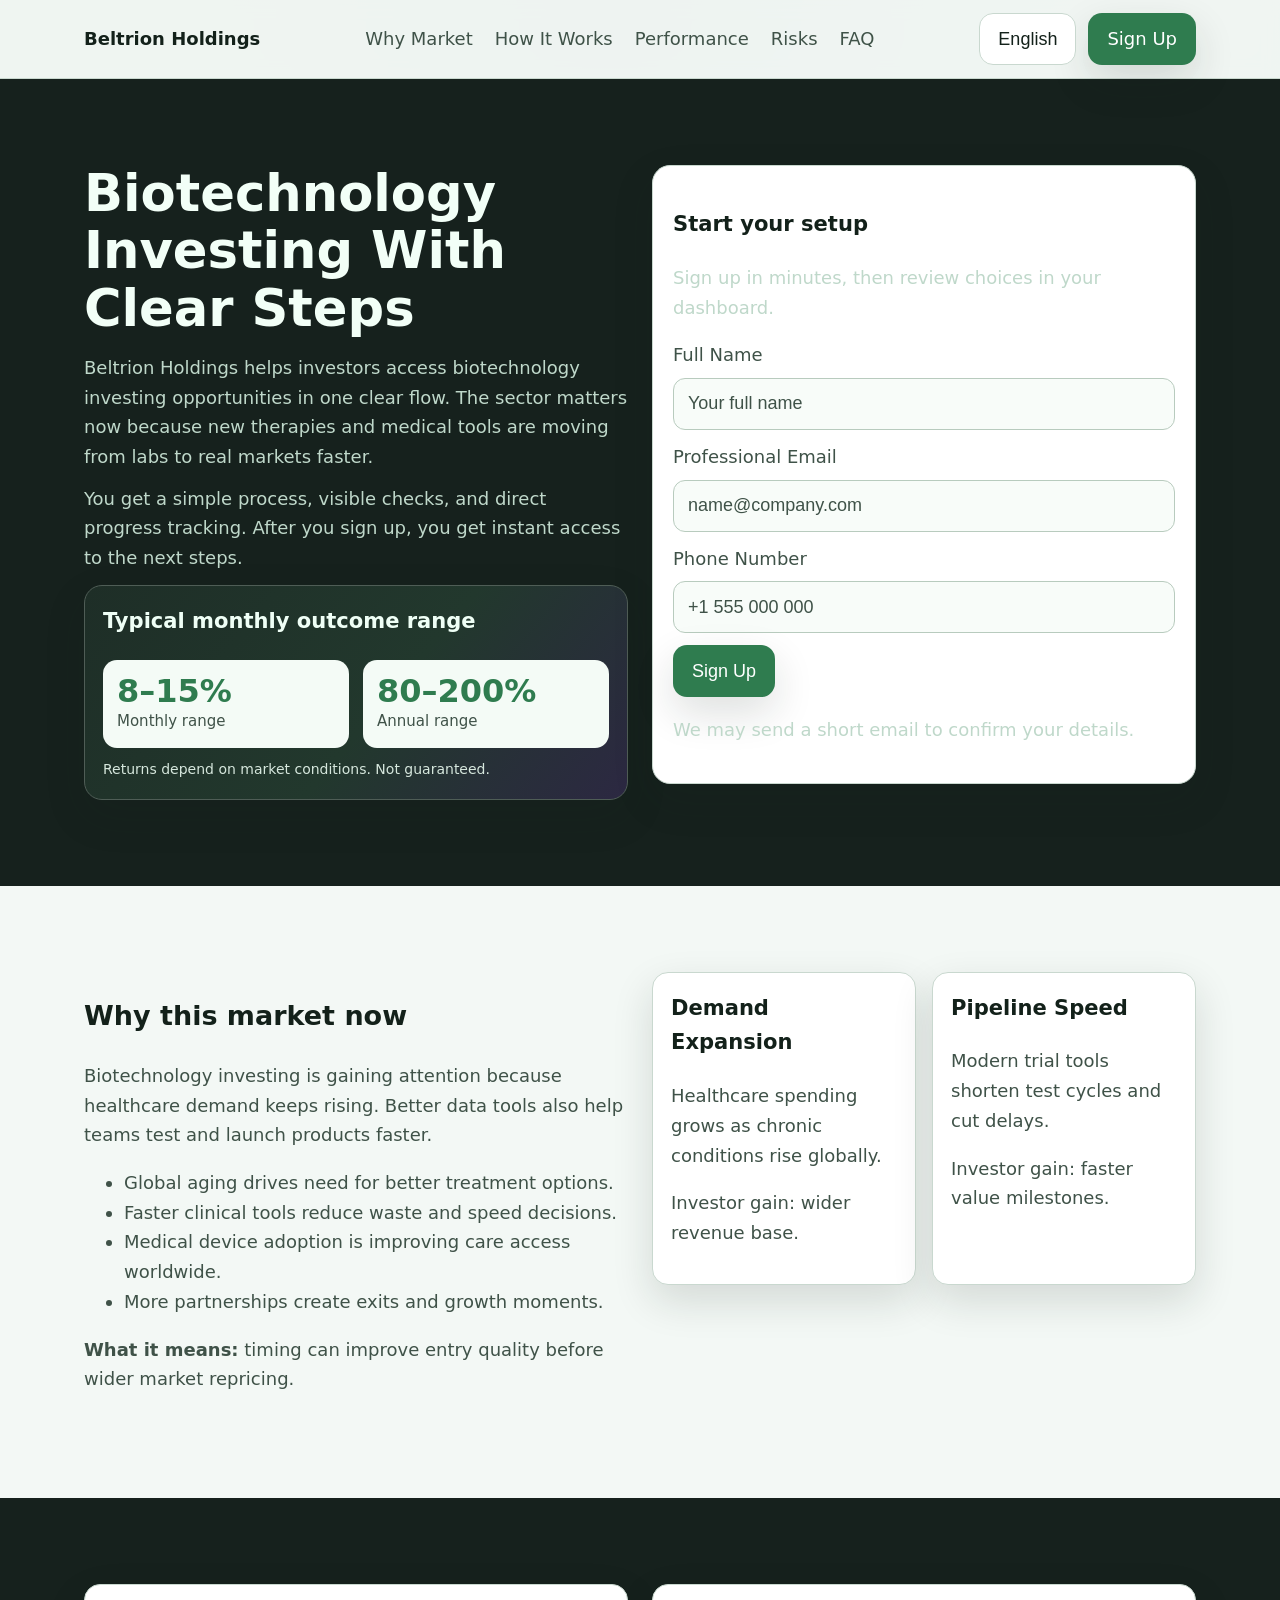
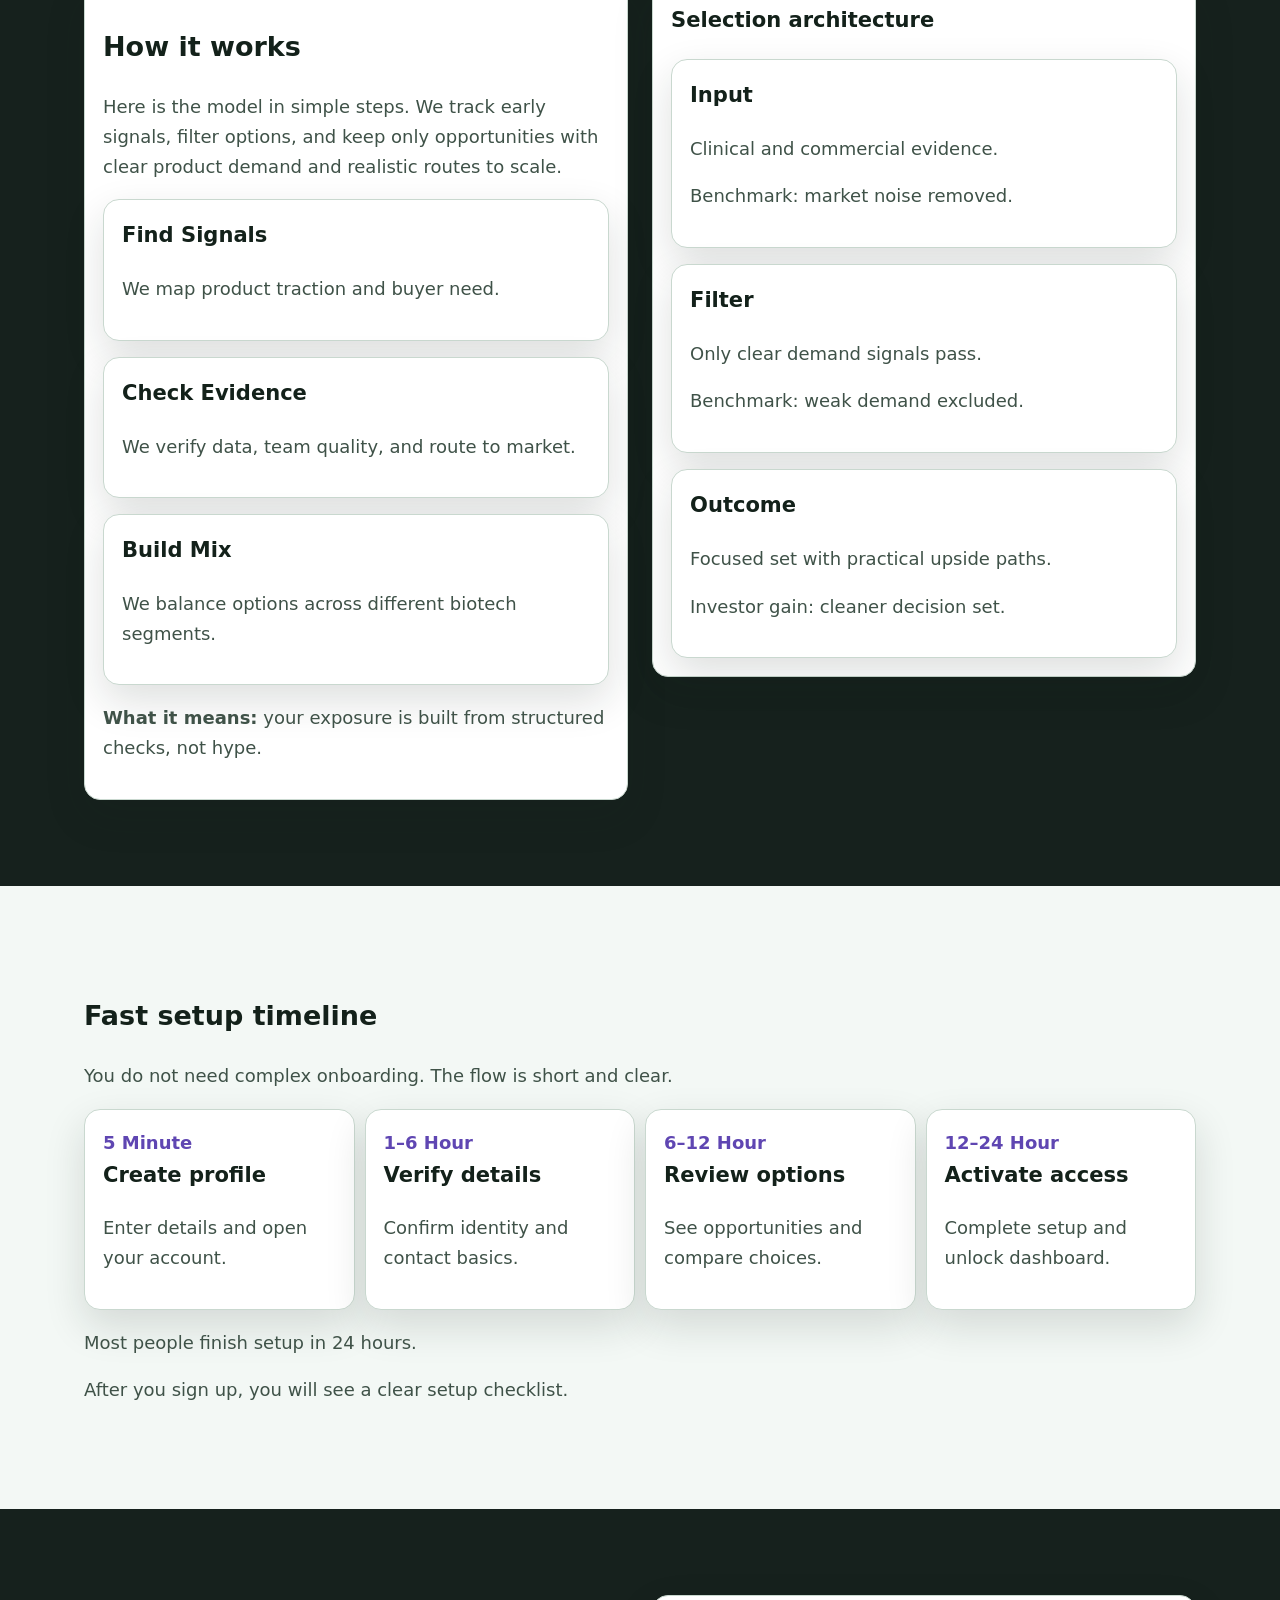
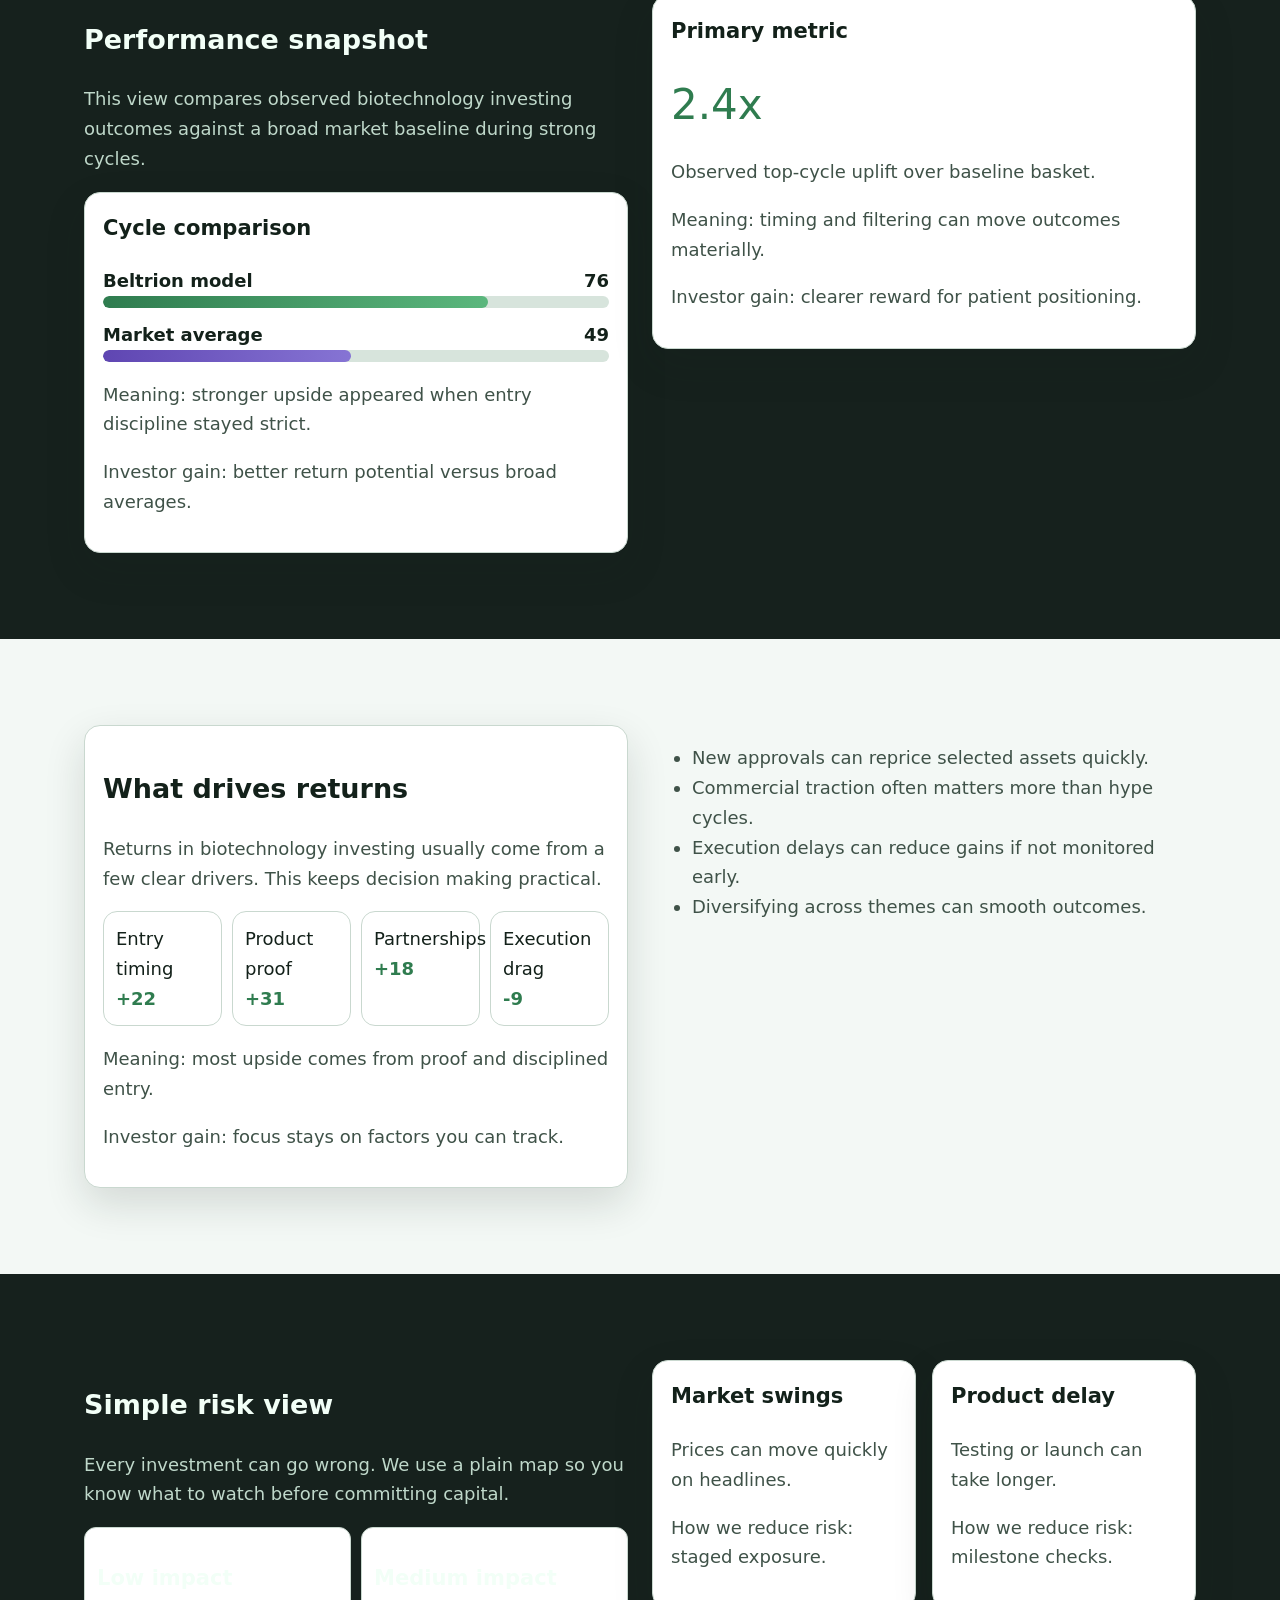
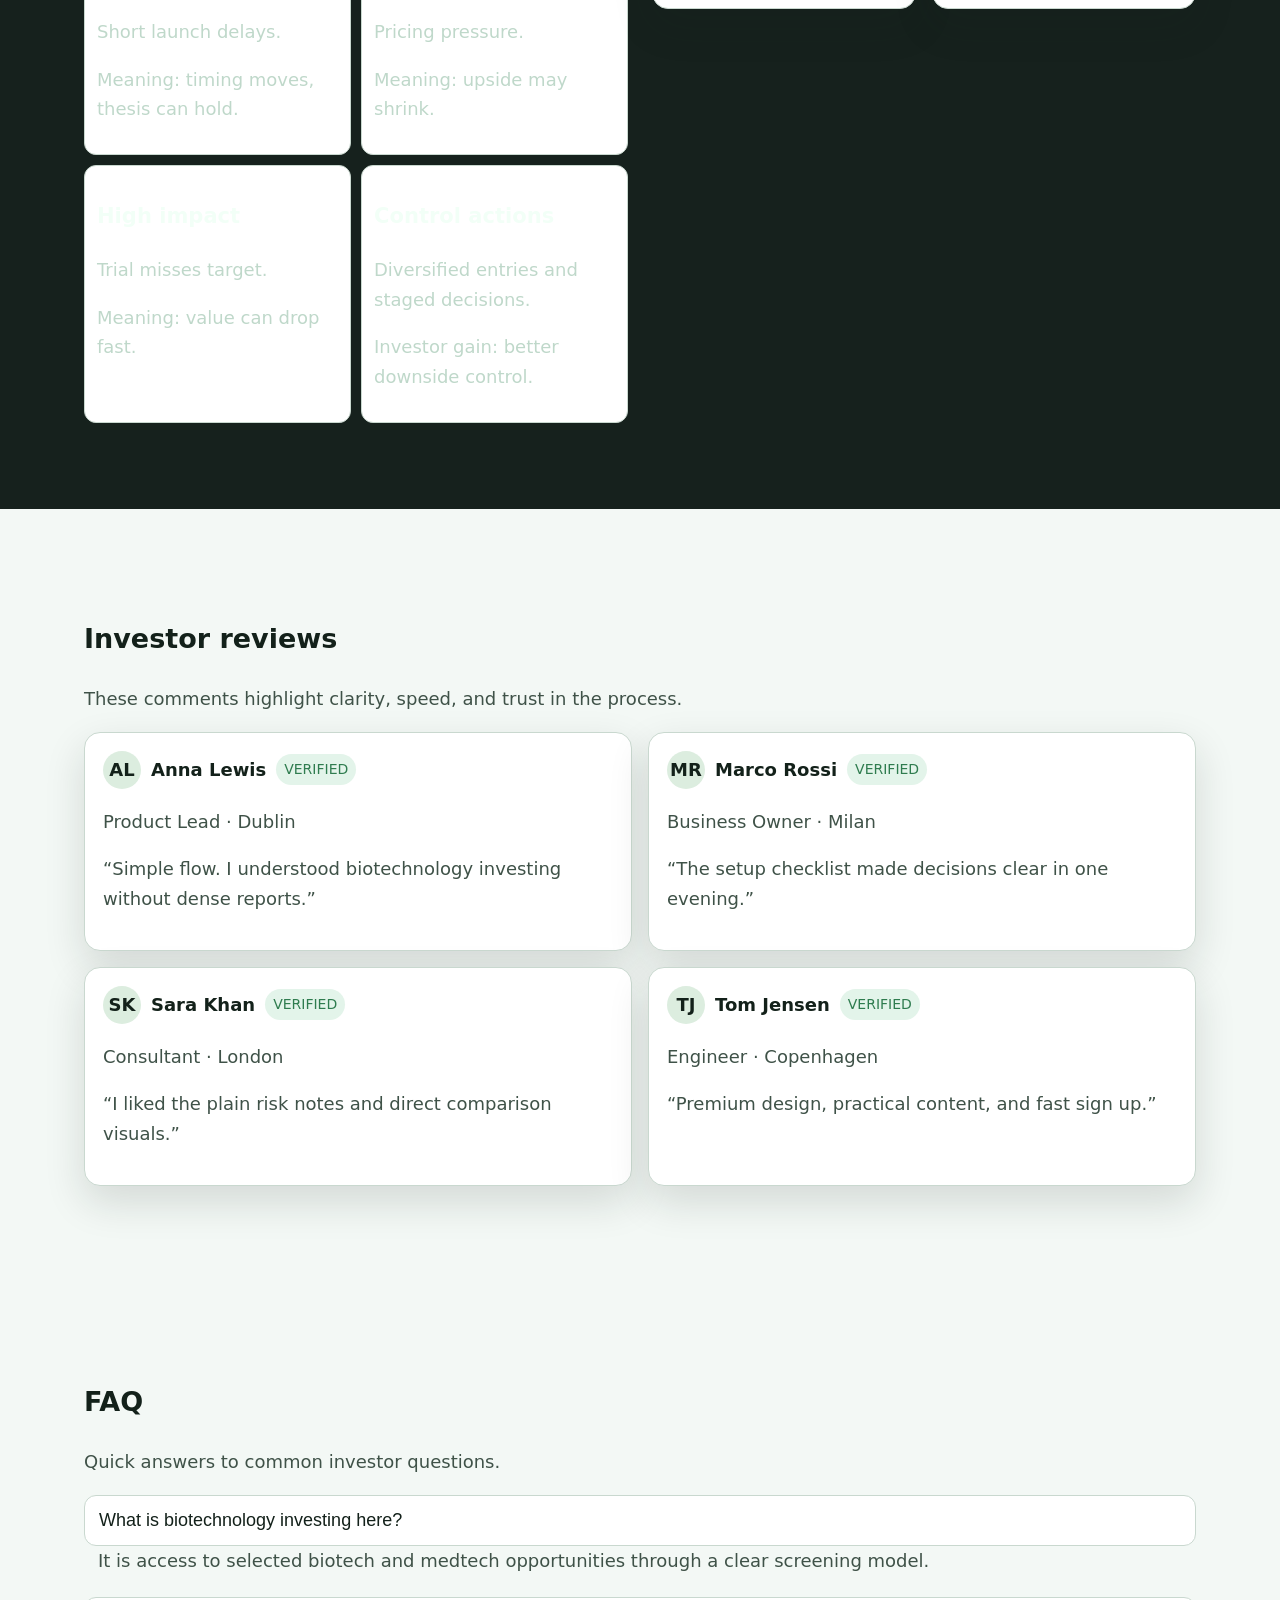
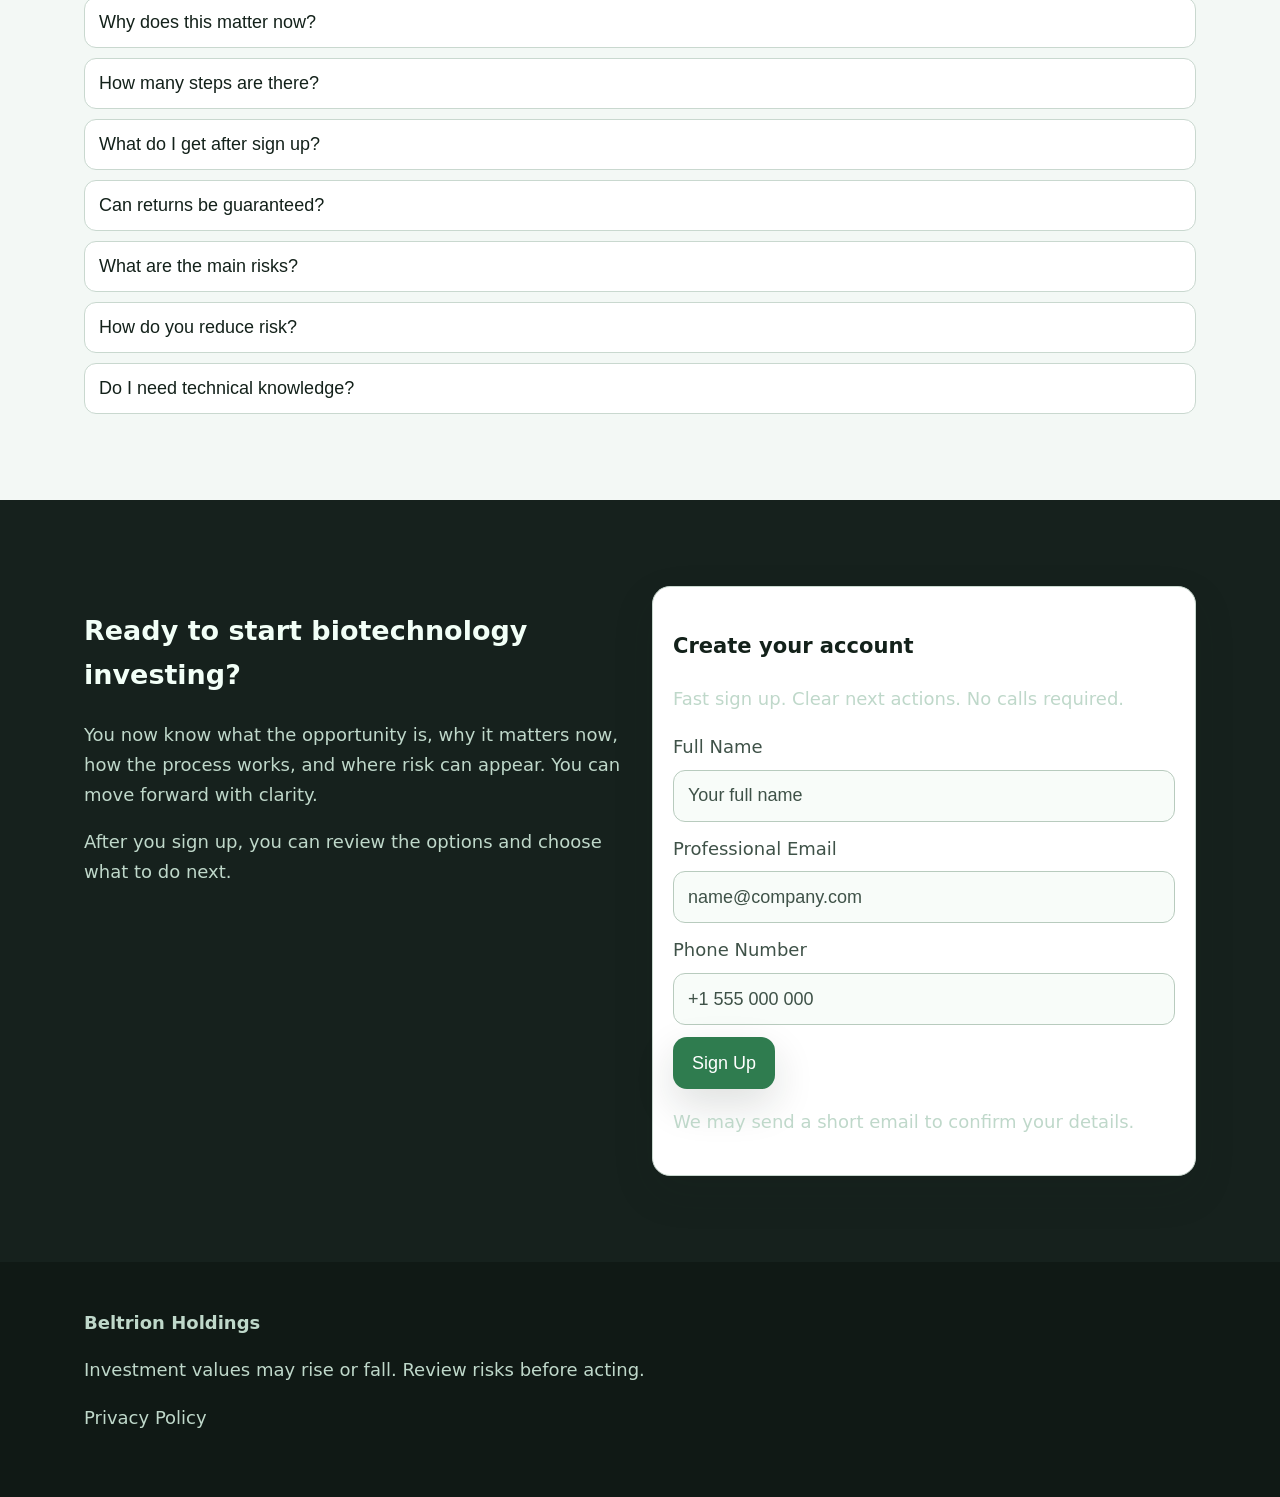
<file: index.html>
<!DOCTYPE html>
<html lang="en">
<head>
  <meta charset="UTF-8" />
  <meta name="viewport" content="width=device-width, initial-scale=1.0" />
  <title>Beltrion Holdings | Biotechnology Investing Opportunities (English)</title>
  <meta name="description" content="Beltrion Holdings offers a clear path to biotechnology investing with simple steps, transparent risk notes, and a fast sign up process." />
  <link rel="canonical" href="https://beltrionholdings.com/index.html" />
  <link rel="alternate" hreflang="en" href="https://beltrionholdings.com/index.html" />
  <link rel="alternate" hreflang="de" href="https://beltrionholdings.com/de/index.html" />
  <link rel="alternate" hreflang="fr" href="https://beltrionholdings.com/fr/index.html" />
  <link rel="alternate" hreflang="es" href="https://beltrionholdings.com/es/index.html" />
  <link rel="alternate" hreflang="it" href="https://beltrionholdings.com/it/index.html" />
  <link rel="alternate" hreflang="tr" href="https://beltrionholdings.com/tr/index.html" />
  <link rel="alternate" hreflang="pt" href="https://beltrionholdings.com/pt/index.html" />
  <link rel="alternate" hreflang="ja" href="https://beltrionholdings.com/jp/index.html" />
  <link rel="alternate" hreflang="sk" href="https://beltrionholdings.com/sk/index.html" />
  <link rel="alternate" hreflang="nl-BE" href="https://beltrionholdings.com/be/index.html" />
  <meta property="og:title" content="Beltrion Holdings | Biotechnology Investing" />
  <meta property="og:description" content="A simple and premium way to review biotechnology investing opportunities." />
  <meta property="og:type" content="website" />
  <meta property="og:url" content="https://beltrionholdings.com/index.html" />
  <meta name="twitter:card" content="summary_large_image" />
  <meta name="twitter:title" content="Beltrion Holdings | Biotechnology Investing" />
  <meta name="twitter:description" content="Clear biotechnology investing steps for private investors." />
  <link rel="stylesheet" href="assets/style.css" />
  <script defer src="assets/app.js"></script>
</head>
<body>
<div class="site-bg" aria-hidden="true"></div>
<header>
  <div class="container header-inner">
    <a class="brand" href="index.html">Beltrion Holdings</a>
    <nav class="nav-links" aria-label="Main navigation">
      <a href="#market">Why Market</a><a href="#model">How It Works</a><a href="#metrics">Performance</a><a href="#risk">Risks</a><a href="#faq">FAQ</a>
    </nav>
    <div class="right-tools">
      <div class="lang-wrap">
        <button class="lang-btn" aria-haspopup="true" aria-expanded="false">English</button>
        <div class="lang-menu" role="menu">
          
<a href="index.html"><svg class="flag" viewBox="0 0 3 2" aria-hidden="true"><rect width="3" height="2" fill="#012169"/><path d="M0 0l3 2M3 0L0 2" stroke="#fff" stroke-width=".35"/><path d="M0 0l3 2M3 0L0 2" stroke="#c8102e" stroke-width=".2"/><rect x="1.25" width=".5" height="2" fill="#fff"/><rect y=".75" width="3" height=".5" fill="#fff"/><rect x="1.35" width=".3" height="2" fill="#c8102e"/><rect y=".85" width="3" height=".3" fill="#c8102e"/></svg>English</a>
<a href="de/index.html"><svg class="flag" viewBox="0 0 3 2"><rect width="3" height=".67" fill="#000"/><rect y=".67" width="3" height=".67" fill="#dd0000"/><rect y="1.34" width="3" height=".66" fill="#ffce00"/></svg>Deutsch</a>
<a href="fr/index.html"><svg class="flag" viewBox="0 0 3 2"><rect width="1" height="2" fill="#0055a4"/><rect x="1" width="1" height="2" fill="#fff"/><rect x="2" width="1" height="2" fill="#ef4135"/></svg>Français</a>
<a href="es/index.html"><svg class="flag" viewBox="0 0 3 2"><rect width="3" height=".5" fill="#aa151b"/><rect y=".5" width="3" height="1" fill="#f1bf00"/><rect y="1.5" width="3" height=".5" fill="#aa151b"/></svg>Español</a>
<a href="it/index.html"><svg class="flag" viewBox="0 0 3 2"><rect width="1" height="2" fill="#009246"/><rect x="1" width="1" height="2" fill="#fff"/><rect x="2" width="1" height="2" fill="#ce2b37"/></svg>Italiano</a>
<a href="tr/index.html"><svg class="flag" viewBox="0 0 3 2"><rect width="3" height="2" fill="#e30a17"/><circle cx="1.25" cy="1" r=".45" fill="#fff"/><circle cx="1.35" cy="1" r=".35" fill="#e30a17"/></svg>Türkçe</a>
<a href="pt/index.html"><svg class="flag" viewBox="0 0 3 2"><rect width="1.2" height="2" fill="#046a38"/><rect x="1.2" width="1.8" height="2" fill="#da291c"/></svg>Português</a>
<a href="jp/index.html"><svg class="flag" viewBox="0 0 3 2"><rect width="3" height="2" fill="#fff"/><circle cx="1.5" cy="1" r=".5" fill="#bc002d"/></svg>日本語</a>
<a href="sk/index.html"><svg class="flag" viewBox="0 0 3 2"><rect width="3" height=".67" fill="#fff"/><rect y=".67" width="3" height=".67" fill="#0b4ea2"/><rect y="1.34" width="3" height=".66" fill="#ee1c25"/></svg>Slovak</a>
<a href="be/index.html"><svg class="flag" viewBox="0 0 3 2"><rect width="1" height="2" fill="#000"/><rect x="1" width="1" height="2" fill="#fdcf00"/><rect x="2" width="1" height="2" fill="#e31b23"/></svg>Nederlands (BE)</a>

        </div>
      </div>
      <a href="#signup" class="btn btn-primary">Sign Up</a>
      <button class="menu-btn" aria-label="Open menu">☰</button>
    </div>
  </div>
</header>
<div class="mobile-drawer" aria-hidden="true">
  <div class="drawer-backdrop"></div>
  <aside class="drawer-panel" role="dialog" aria-modal="true" aria-label="Mobile menu">
    <div class="drawer-head"><strong>Menu</strong><button class="drawer-close" aria-label="Close menu">✕</button></div>
    <nav class="drawer-nav">
      <a href="#market">Why Market</a><a href="#model">How It Works</a><a href="#metrics">Performance</a><a href="#risk">Risks</a><a href="#faq">FAQ</a>
    </nav>
    <div class="lang-wrap">
      <button class="lang-btn" aria-haspopup="true" aria-expanded="false">English</button>
      <div class="lang-menu">
<a href="index.html"><svg class="flag" viewBox="0 0 3 2" aria-hidden="true"><rect width="3" height="2" fill="#012169"/><path d="M0 0l3 2M3 0L0 2" stroke="#fff" stroke-width=".35"/><path d="M0 0l3 2M3 0L0 2" stroke="#c8102e" stroke-width=".2"/><rect x="1.25" width=".5" height="2" fill="#fff"/><rect y=".75" width="3" height=".5" fill="#fff"/><rect x="1.35" width=".3" height="2" fill="#c8102e"/><rect y=".85" width="3" height=".3" fill="#c8102e"/></svg>English</a>
<a href="de/index.html"><svg class="flag" viewBox="0 0 3 2"><rect width="3" height=".67" fill="#000"/><rect y=".67" width="3" height=".67" fill="#dd0000"/><rect y="1.34" width="3" height=".66" fill="#ffce00"/></svg>Deutsch</a>
<a href="fr/index.html"><svg class="flag" viewBox="0 0 3 2"><rect width="1" height="2" fill="#0055a4"/><rect x="1" width="1" height="2" fill="#fff"/><rect x="2" width="1" height="2" fill="#ef4135"/></svg>Français</a>
<a href="es/index.html"><svg class="flag" viewBox="0 0 3 2"><rect width="3" height=".5" fill="#aa151b"/><rect y=".5" width="3" height="1" fill="#f1bf00"/><rect y="1.5" width="3" height=".5" fill="#aa151b"/></svg>Español</a>
<a href="it/index.html"><svg class="flag" viewBox="0 0 3 2"><rect width="1" height="2" fill="#009246"/><rect x="1" width="1" height="2" fill="#fff"/><rect x="2" width="1" height="2" fill="#ce2b37"/></svg>Italiano</a>
<a href="tr/index.html"><svg class="flag" viewBox="0 0 3 2"><rect width="3" height="2" fill="#e30a17"/><circle cx="1.25" cy="1" r=".45" fill="#fff"/><circle cx="1.35" cy="1" r=".35" fill="#e30a17"/></svg>Türkçe</a>
<a href="pt/index.html"><svg class="flag" viewBox="0 0 3 2"><rect width="1.2" height="2" fill="#046a38"/><rect x="1.2" width="1.8" height="2" fill="#da291c"/></svg>Português</a>
<a href="jp/index.html"><svg class="flag" viewBox="0 0 3 2"><rect width="3" height="2" fill="#fff"/><circle cx="1.5" cy="1" r=".5" fill="#bc002d"/></svg>日本語</a>
<a href="sk/index.html"><svg class="flag" viewBox="0 0 3 2"><rect width="3" height=".67" fill="#fff"/><rect y=".67" width="3" height=".67" fill="#0b4ea2"/><rect y="1.34" width="3" height=".66" fill="#ee1c25"/></svg>Slovak</a>
<a href="be/index.html"><svg class="flag" viewBox="0 0 3 2"><rect width="1" height="2" fill="#000"/><rect x="1" width="1" height="2" fill="#fdcf00"/><rect x="2" width="1" height="2" fill="#e31b23"/></svg>Nederlands (BE)</a>
</div>
    </div>
    <a href="#signup" class="btn btn-primary">Sign Up</a>
  </aside>
</div>

<section class="section dark" id="hero">
  <div class="container hero-grid">
    <div class="hero-copy">
      <h1>Biotechnology Investing With Clear Steps</h1>
      <p>Beltrion Holdings helps investors access biotechnology investing opportunities in one clear flow. The sector matters now because new therapies and medical tools are moving from labs to real markets faster.</p>
      <p>You get a simple process, visible checks, and direct progress tracking. After you sign up, you get instant access to the next steps.</p>
      <div class="performance-panel visual">
        <h3 style="margin-top:0;color:#effff6;">Typical monthly outcome range</h3>
        <div class="range-grid">
          <article class="range-card"><div class="range-value">8–15%</div><div class="range-label">Monthly range</div></article>
          <article class="range-card"><div class="range-value">80–200%</div><div class="range-label">Annual range</div></article>
        </div>
        <div class="range-note">Returns depend on market conditions. Not guaranteed.</div>
      </div>
    </div>
    <form class="form-card" id="signup" aria-label="Lead form">
      <h3 class="form-title">Start your setup</h3>
      <p class="form-sub">Sign up in minutes, then review choices in your dashboard.</p>
      <div class="form-row"><label for="name1">Full Name</label><input id="name1" type="text" placeholder="Your full name" required /></div>
      <div class="form-row"><label for="email1">Professional Email</label><input id="email1" type="email" placeholder="name@company.com" required /></div>
      <div class="form-row"><label for="phone1">Phone Number</label><input id="phone1" type="tel" placeholder="+1 555 000 000" required /></div>
      <button class="btn btn-primary" type="submit">Sign Up</button>
      <p class="muted">We may send a short email to confirm your details.</p>
    </form>
  </div>
</section>

<section class="section light" id="market"><div class="container split-grid"><div>
  <h2>Why this market now</h2>
  <p>Biotechnology investing is gaining attention because healthcare demand keeps rising. Better data tools also help teams test and launch products faster.</p>
  <ul>
    <li>Global aging drives need for better treatment options.</li>
    <li>Faster clinical tools reduce waste and speed decisions.</li>
    <li>Medical device adoption is improving care access worldwide.</li>
    <li>More partnerships create exits and growth moments.</li>
  </ul>
  <p><strong>What it means:</strong> timing can improve entry quality before wider market repricing.</p>
</div><div class="card-grid">
  <article class="card"><h3>Demand Expansion</h3><p>Healthcare spending grows as chronic conditions rise globally.</p><p class="muted">Investor gain: wider revenue base.</p></article>
  <article class="card"><h3>Pipeline Speed</h3><p>Modern trial tools shorten test cycles and cut delays.</p><p class="muted">Investor gain: faster value milestones.</p></article>
</div></div></section>

<section class="section dark" id="model"><div class="container split-grid"><div class="card">
  <h2>How it works</h2>
  <p>Here is the model in simple steps. We track early signals, filter options, and keep only opportunities with clear product demand and realistic routes to scale.</p>
  <div class="card-grid">
    <article class="card"><h3>Find Signals</h3><p>We map product traction and buyer need.</p></article>
    <article class="card"><h3>Check Evidence</h3><p>We verify data, team quality, and route to market.</p></article>
    <article class="card"><h3>Build Mix</h3><p>We balance options across different biotech segments.</p></article>
  </div>
  <p><strong>What it means:</strong> your exposure is built from structured checks, not hype.</p>
</div><div class="card">
  <h3>Selection architecture</h3>
  <div class="card-grid">
    <article class="card"><h3>Input</h3><p>Clinical and commercial evidence.</p><p class="muted">Benchmark: market noise removed.</p></article>
    <article class="card"><h3>Filter</h3><p>Only clear demand signals pass.</p><p class="muted">Benchmark: weak demand excluded.</p></article>
    <article class="card"><h3>Outcome</h3><p>Focused set with practical upside paths.</p><p class="muted">Investor gain: cleaner decision set.</p></article>
  </div>
</div></div></section>

<section class="section light" id="process"><div class="container">
  <h2>Fast setup timeline</h2>
  <p>You do not need complex onboarding. The flow is short and clear.</p>
  <div class="process-line">
    <article class="card"><span class="step-time">5 Minute</span><h3>Create profile</h3><p>Enter details and open your account.</p></article>
    <article class="card"><span class="step-time">1–6 Hour</span><h3>Verify details</h3><p>Confirm identity and contact basics.</p></article>
    <article class="card"><span class="step-time">6–12 Hour</span><h3>Review options</h3><p>See opportunities and compare choices.</p></article>
    <article class="card"><span class="step-time">12–24 Hour</span><h3>Activate access</h3><p>Complete setup and unlock dashboard.</p></article>
  </div>
  <p>Most people finish setup in 24 hours.</p>
  <p>After you sign up, you will see a clear setup checklist.</p>
</div></section>

<section class="section dark" id="metrics"><div class="container split-grid"><div>
  <h2>Performance snapshot</h2>
  <p>This view compares observed biotechnology investing outcomes against a broad market baseline during strong cycles.</p>
  <div class="card metric-compare visual">
    <h3>Cycle comparison</h3>
    <div class="bar-wrap"><div class="bar-label"><span>Beltrion model</span><span>76</span></div><div class="bar-track"><div class="bar-fill us"></div></div></div>
    <div class="bar-wrap"><div class="bar-label"><span>Market average</span><span>49</span></div><div class="bar-track"><div class="bar-fill market"></div></div></div>
    <p>Meaning: stronger upside appeared when entry discipline stayed strict.</p>
    <p>Investor gain: better return potential versus broad averages.</p>
  </div>
</div><div class="card">
  <h3>Primary metric</h3>
  <p style="font-size:42px;color:var(--accent-a);margin:0;">2.4x</p>
  <p>Observed top-cycle uplift over baseline basket.</p>
  <p>Meaning: timing and filtering can move outcomes materially.</p>
  <p>Investor gain: clearer reward for patient positioning.</p>
</div></div></section>

<section class="section light" id="insights"><div class="container split-grid"><div class="card">
  <h2>What drives returns</h2>
  <p>Returns in biotechnology investing usually come from a few clear drivers. This keeps decision making practical.</p>
  <div class="waterfall visual">
    <article class="w-step"><div>Entry timing</div><div class="v">+22</div></article>
    <article class="w-step"><div>Product proof</div><div class="v">+31</div></article>
    <article class="w-step"><div>Partnerships</div><div class="v">+18</div></article>
    <article class="w-step"><div>Execution drag</div><div class="v">-9</div></article>
  </div>
  <p>Meaning: most upside comes from proof and disciplined entry.</p>
  <p>Investor gain: focus stays on factors you can track.</p>
</div><div>
  <ul>
    <li>New approvals can reprice selected assets quickly.</li>
    <li>Commercial traction often matters more than hype cycles.</li>
    <li>Execution delays can reduce gains if not monitored early.</li>
    <li>Diversifying across themes can smooth outcomes.</li>
  </ul>
</div></div></section>

<section class="section dark" id="risk"><div class="container split-grid"><div>
  <h2>Simple risk view</h2>
  <p>Every investment can go wrong. We use a plain map so you know what to watch before committing capital.</p>
  <div class="risk-matrix visual">
    <article class="risk-cell"><h3>Low impact</h3><p>Short launch delays.</p><p>Meaning: timing moves, thesis can hold.</p></article>
    <article class="risk-cell"><h3>Medium impact</h3><p>Pricing pressure.</p><p>Meaning: upside may shrink.</p></article>
    <article class="risk-cell"><h3>High impact</h3><p>Trial misses target.</p><p>Meaning: value can drop fast.</p></article>
    <article class="risk-cell"><h3>Control actions</h3><p>Diversified entries and staged decisions.</p><p>Investor gain: better downside control.</p></article>
  </div>
</div><div class="card-grid">
  <article class="card"><h3>Market swings</h3><p>Prices can move quickly on headlines.</p><p class="muted">How we reduce risk: staged exposure.</p></article>
  <article class="card"><h3>Product delay</h3><p>Testing or launch can take longer.</p><p class="muted">How we reduce risk: milestone checks.</p></article>
</div></div></section>

<section class="section light" id="reviews"><div class="container">
  <h2>Investor reviews</h2>
  <p>These comments highlight clarity, speed, and trust in the process.</p>
  <div class="review-row">
    <article class="review card"><div class="head"><div class="avatar">AL</div><strong>Anna Lewis</strong><span class="verified">VERIFIED</span></div><p>Product Lead · Dublin</p><p>“Simple flow. I understood biotechnology investing without dense reports.”</p></article>
    <article class="review card"><div class="head"><div class="avatar">MR</div><strong>Marco Rossi</strong><span class="verified">VERIFIED</span></div><p>Business Owner · Milan</p><p>“The setup checklist made decisions clear in one evening.”</p></article>
    <article class="review card"><div class="head"><div class="avatar">SK</div><strong>Sara Khan</strong><span class="verified">VERIFIED</span></div><p>Consultant · London</p><p>“I liked the plain risk notes and direct comparison visuals.”</p></article>
    <article class="review card"><div class="head"><div class="avatar">TJ</div><strong>Tom Jensen</strong><span class="verified">VERIFIED</span></div><p>Engineer · Copenhagen</p><p>“Premium design, practical content, and fast sign up.”</p></article>
  </div>
</div></section>

<section class="section light" id="faq"><div class="container">
  <h2>FAQ</h2>
  <p>Quick answers to common investor questions.</p>
  <div class="faq-list">
    <article class="faq-item open"><button class="faq-btn">What is biotechnology investing here?</button><div class="faq-answer">It is access to selected biotech and medtech opportunities through a clear screening model.</div></article>
    <article class="faq-item"><button class="faq-btn">Why does this matter now?</button><div class="faq-answer">Healthcare demand is growing and innovation cycles are moving faster than before.</div></article>
    <article class="faq-item"><button class="faq-btn">How many steps are there?</button><div class="faq-answer">Four simple setup steps, usually finished in under 24 hours.</div></article>
    <article class="faq-item"><button class="faq-btn">What do I get after sign up?</button><div class="faq-answer">After you sign up, you can review the options and choose what to do next.</div></article>
    <article class="faq-item"><button class="faq-btn">Can returns be guaranteed?</button><div class="faq-answer">No. Returns depend on market conditions and can be lower than expected.</div></article>
    <article class="faq-item"><button class="faq-btn">What are the main risks?</button><div class="faq-answer">Market swings, product delays, and execution issues can reduce outcomes.</div></article>
    <article class="faq-item"><button class="faq-btn">How do you reduce risk?</button><div class="faq-answer">We use staged entries, diversification, and milestone-based review checks.</div></article>
    <article class="faq-item"><button class="faq-btn">Do I need technical knowledge?</button><div class="faq-answer">No. The platform explains each step in plain language.</div></article>
  </div>
</div></section>

<section class="section dark" id="final-cta"><div class="container split-grid"><div>
  <h2>Ready to start biotechnology investing?</h2>
  <p>You now know what the opportunity is, why it matters now, how the process works, and where risk can appear. You can move forward with clarity.</p>
  <p>After you sign up, you can review the options and choose what to do next.</p>
</div>
<form class="form-card" aria-label="Final lead form">
  <h3>Create your account</h3>
  <p>Fast sign up. Clear next actions. No calls required.</p>
  <div class="form-row"><label for="name2">Full Name</label><input id="name2" type="text" placeholder="Your full name" required /></div>
  <div class="form-row"><label for="email2">Professional Email</label><input id="email2" type="email" placeholder="name@company.com" required /></div>
  <div class="form-row"><label for="phone2">Phone Number</label><input id="phone2" type="tel" placeholder="+1 555 000 000" required /></div>
  <button class="btn btn-primary" type="submit">Sign Up</button>
  <p>We may send a short email to confirm your details.</p>
</form></div></section>

<footer class="footer"><div class="container">
  <p><strong>Beltrion Holdings</strong></p>
  <p>Investment values may rise or fall. Review risks before acting.</p>
  <p><a href="#" data-open-privacy>Privacy Policy</a></p>
</div></footer>

<div class="modal" aria-hidden="true">
  <div class="modal-backdrop" data-close-privacy></div>
  <article class="modal-panel" role="dialog" aria-modal="true" aria-label="Privacy Policy">
    <button class="modal-close-x" data-close-privacy aria-label="Close privacy policy">✕</button>
    <h2>Privacy Policy</h2>
    <h3>Introduction</h3><p>We protect your personal data and use it only for clear service needs.</p>
    <h3>Data collection</h3><p>We collect name, professional email, phone number, and activity logs.</p>
    <h3>Legal basis</h3><p>We process data to provide requested services and meet legal obligations.</p>
    <h3>Cookies</h3><p>Cookies support core functions, analytics, and performance monitoring.</p>
    <h3>Retention</h3><p>We keep data only as long as needed for service and law.</p>
    <h3>Third-party sharing</h3><p>We share limited data with secure processors that support operations.</p>
    <h3>Security</h3><p>We use access controls, encryption, and monitoring to protect data.</p>
    <h3>User rights</h3><p>You may request access, correction, deletion, or limited processing.</p>
    <h3>International transfers</h3><p>Some providers operate globally. We use safeguards for cross-border transfers.</p>
    <h3>Industry risk disclosure</h3><p>Biotechnology investing can be volatile. Past outcomes do not guarantee future returns.</p>
    <h3>Contact</h3><p>Questions: privacy@beltrionholdings.com</p>
    <div class="modal-footer"><button class="btn" data-close-privacy>Close</button></div>
  </article>
</div>

<script type="application/ld+json">{"@context":"https://schema.org","@graph":[{"@type":"Organization","name":"Beltrion Holdings","url":"https://beltrionholdings.com"},{"@type":"WebSite","name":"Beltrion Holdings","url":"https://beltrionholdings.com"},{"@type":"FAQPage","mainEntity":[{"@type":"Question","name":"What is biotechnology investing here?","acceptedAnswer":{"@type":"Answer","text":"Access to selected biotech and medtech opportunities through a clear screening model."}},{"@type":"Question","name":"How many steps are there?","acceptedAnswer":{"@type":"Answer","text":"Four setup steps, usually completed within 24 hours."}}]},{"@type":"Review","author":{"@type":"Person","name":"Anna Lewis"},"reviewBody":"Simple flow and clear risk notes.","reviewRating":{"@type":"Rating","ratingValue":"5","bestRating":"5"}}]}</script>
</body></html>
</file>
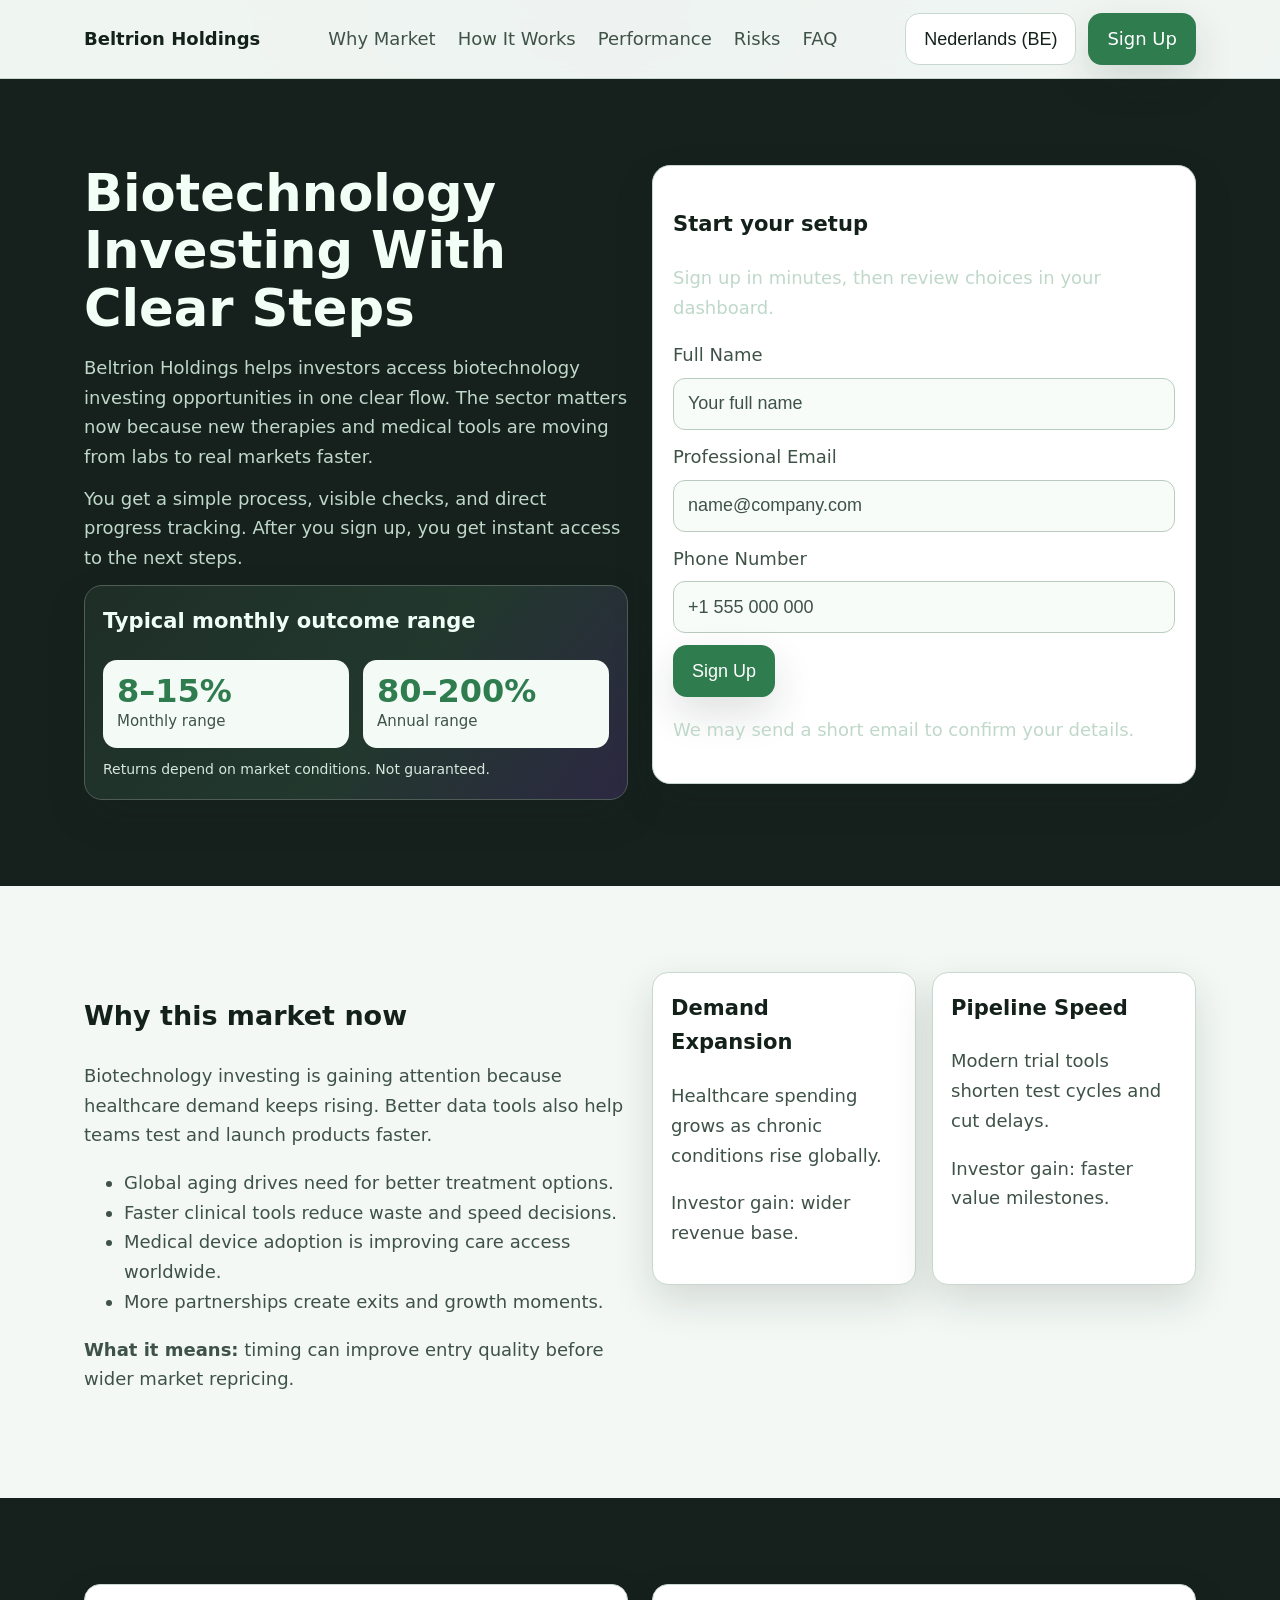
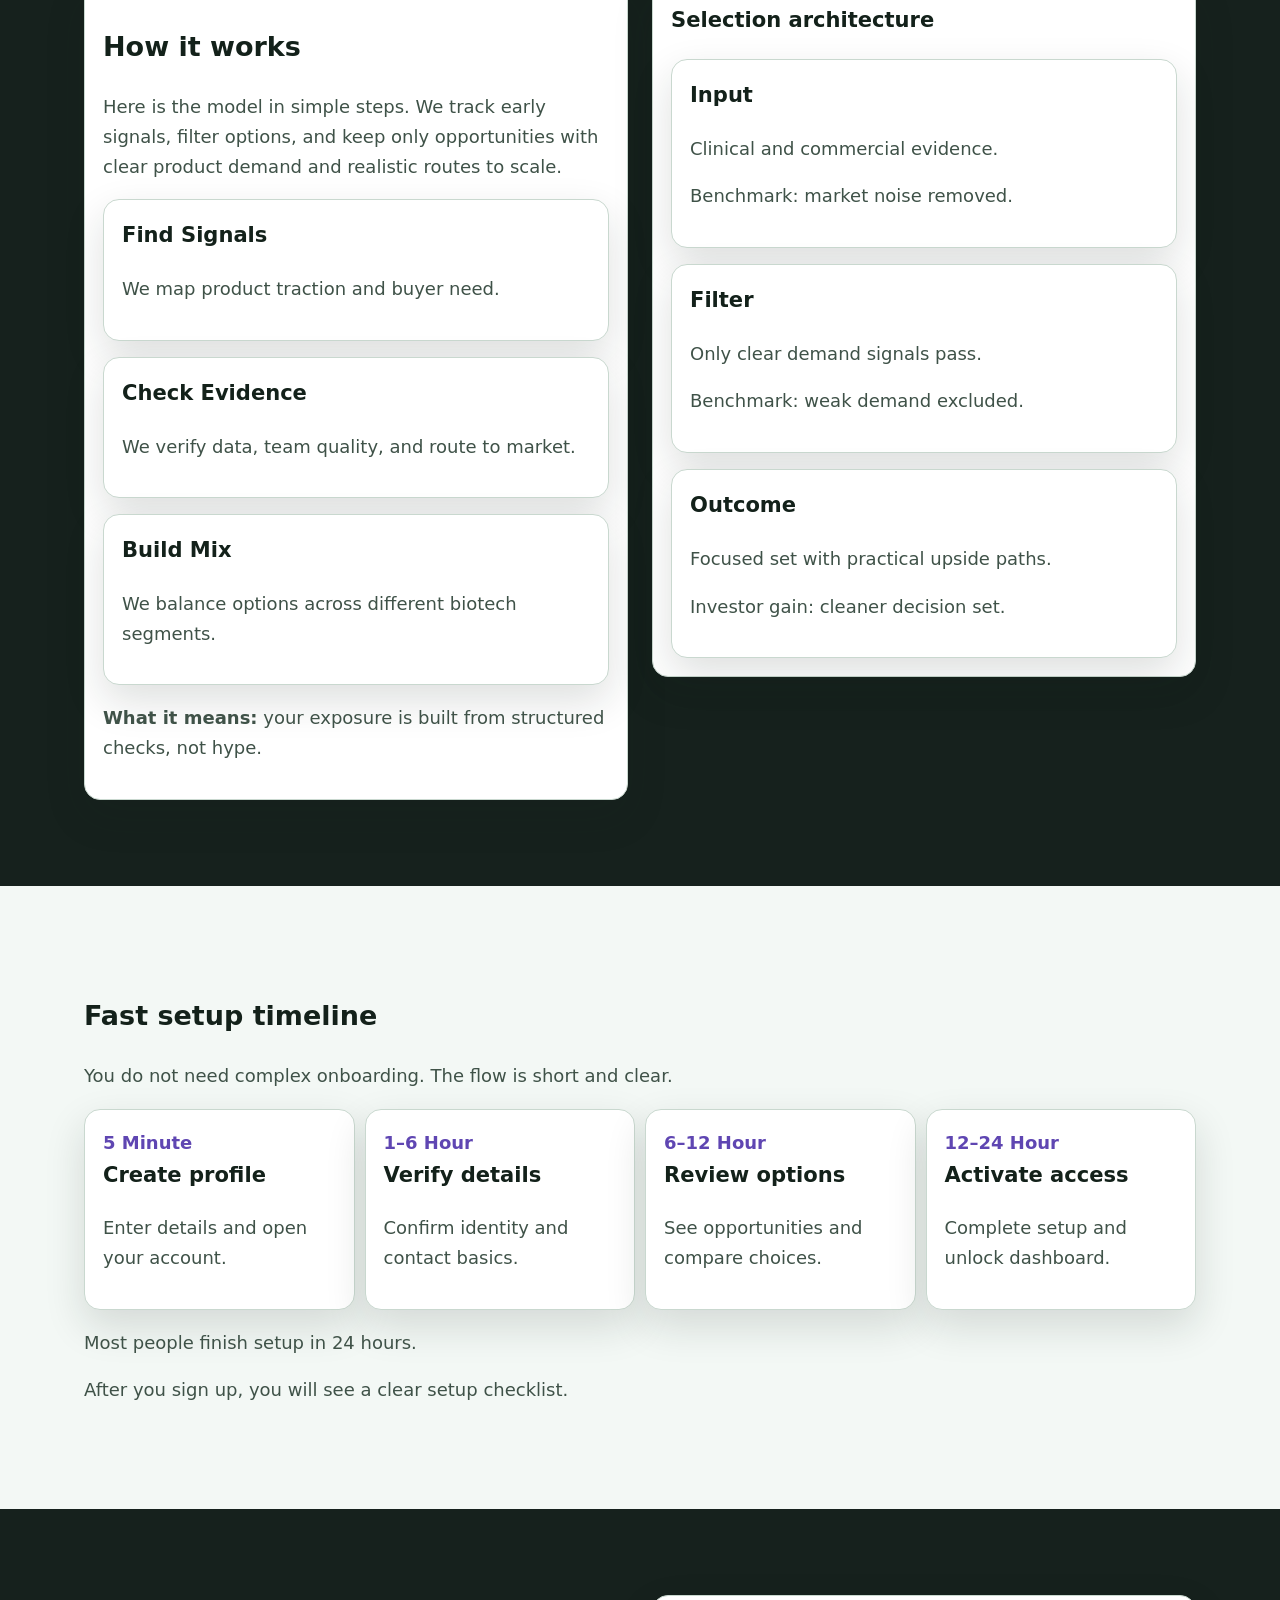
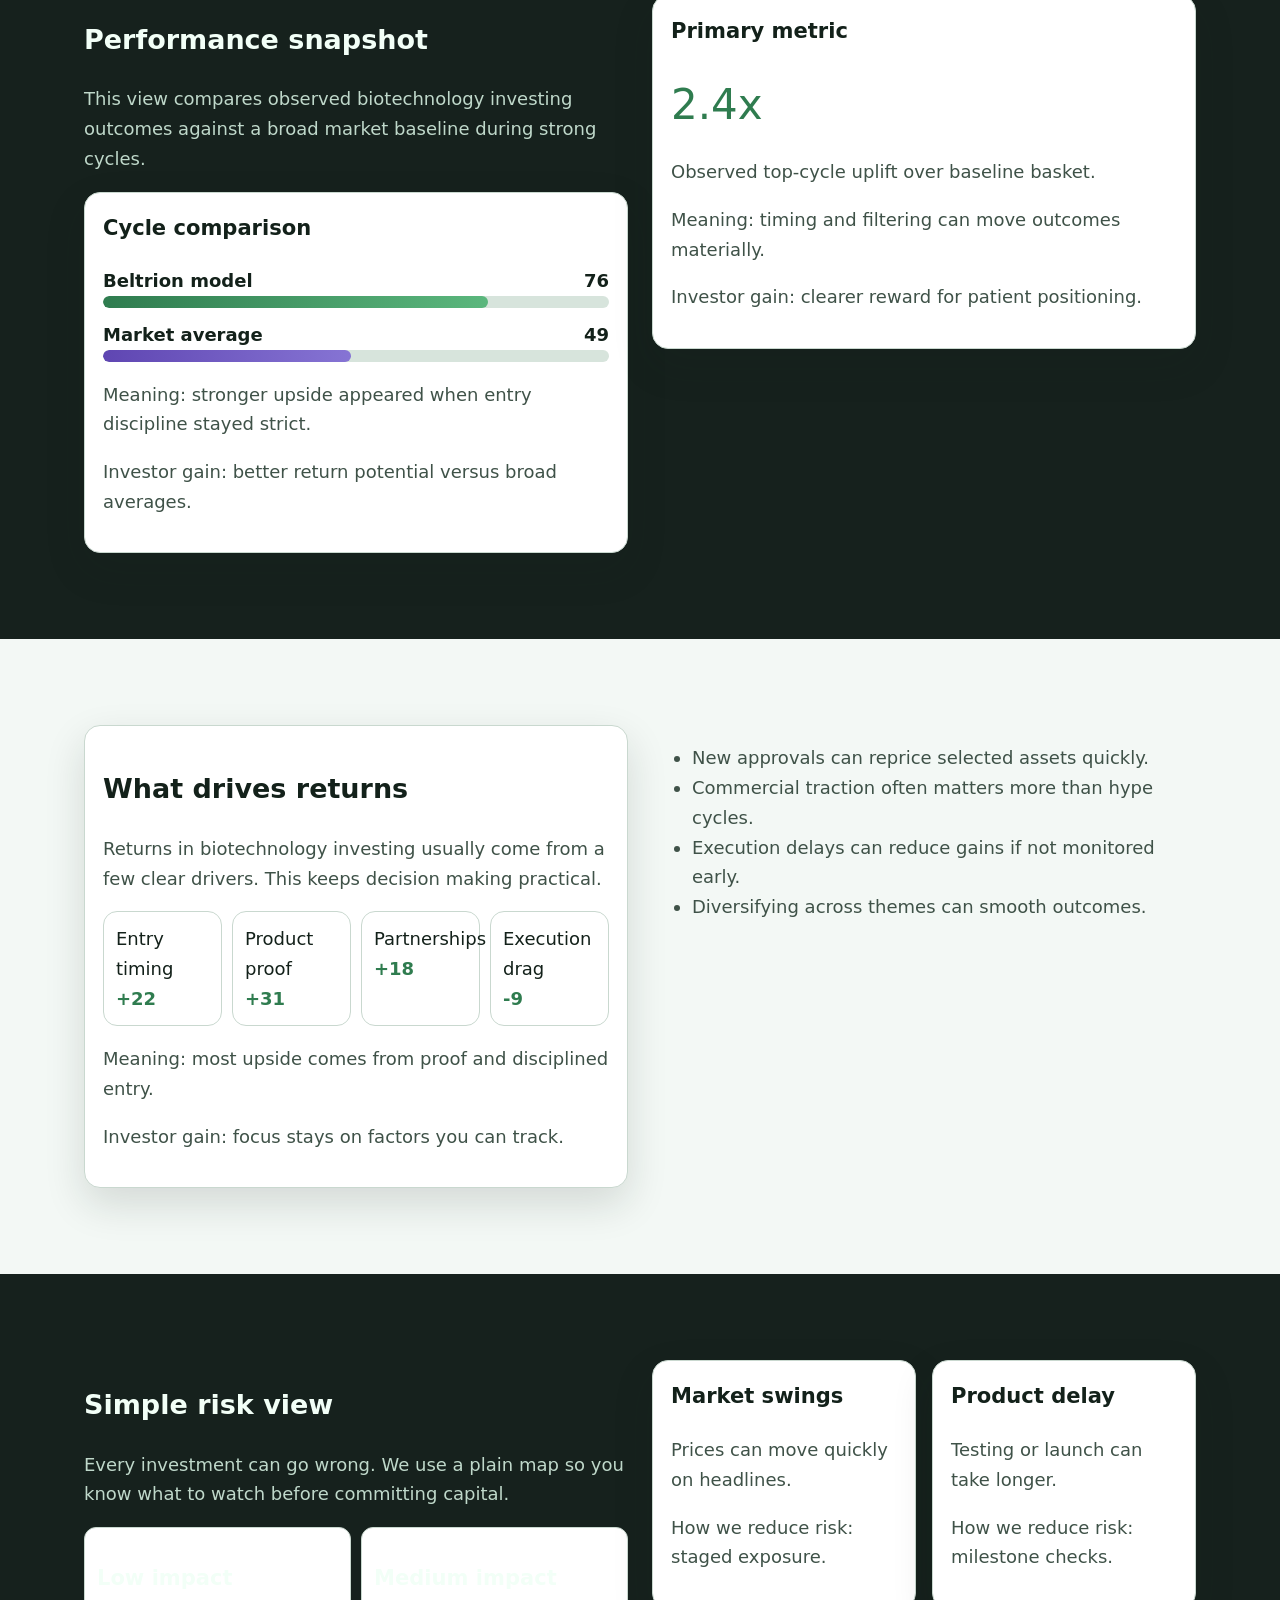
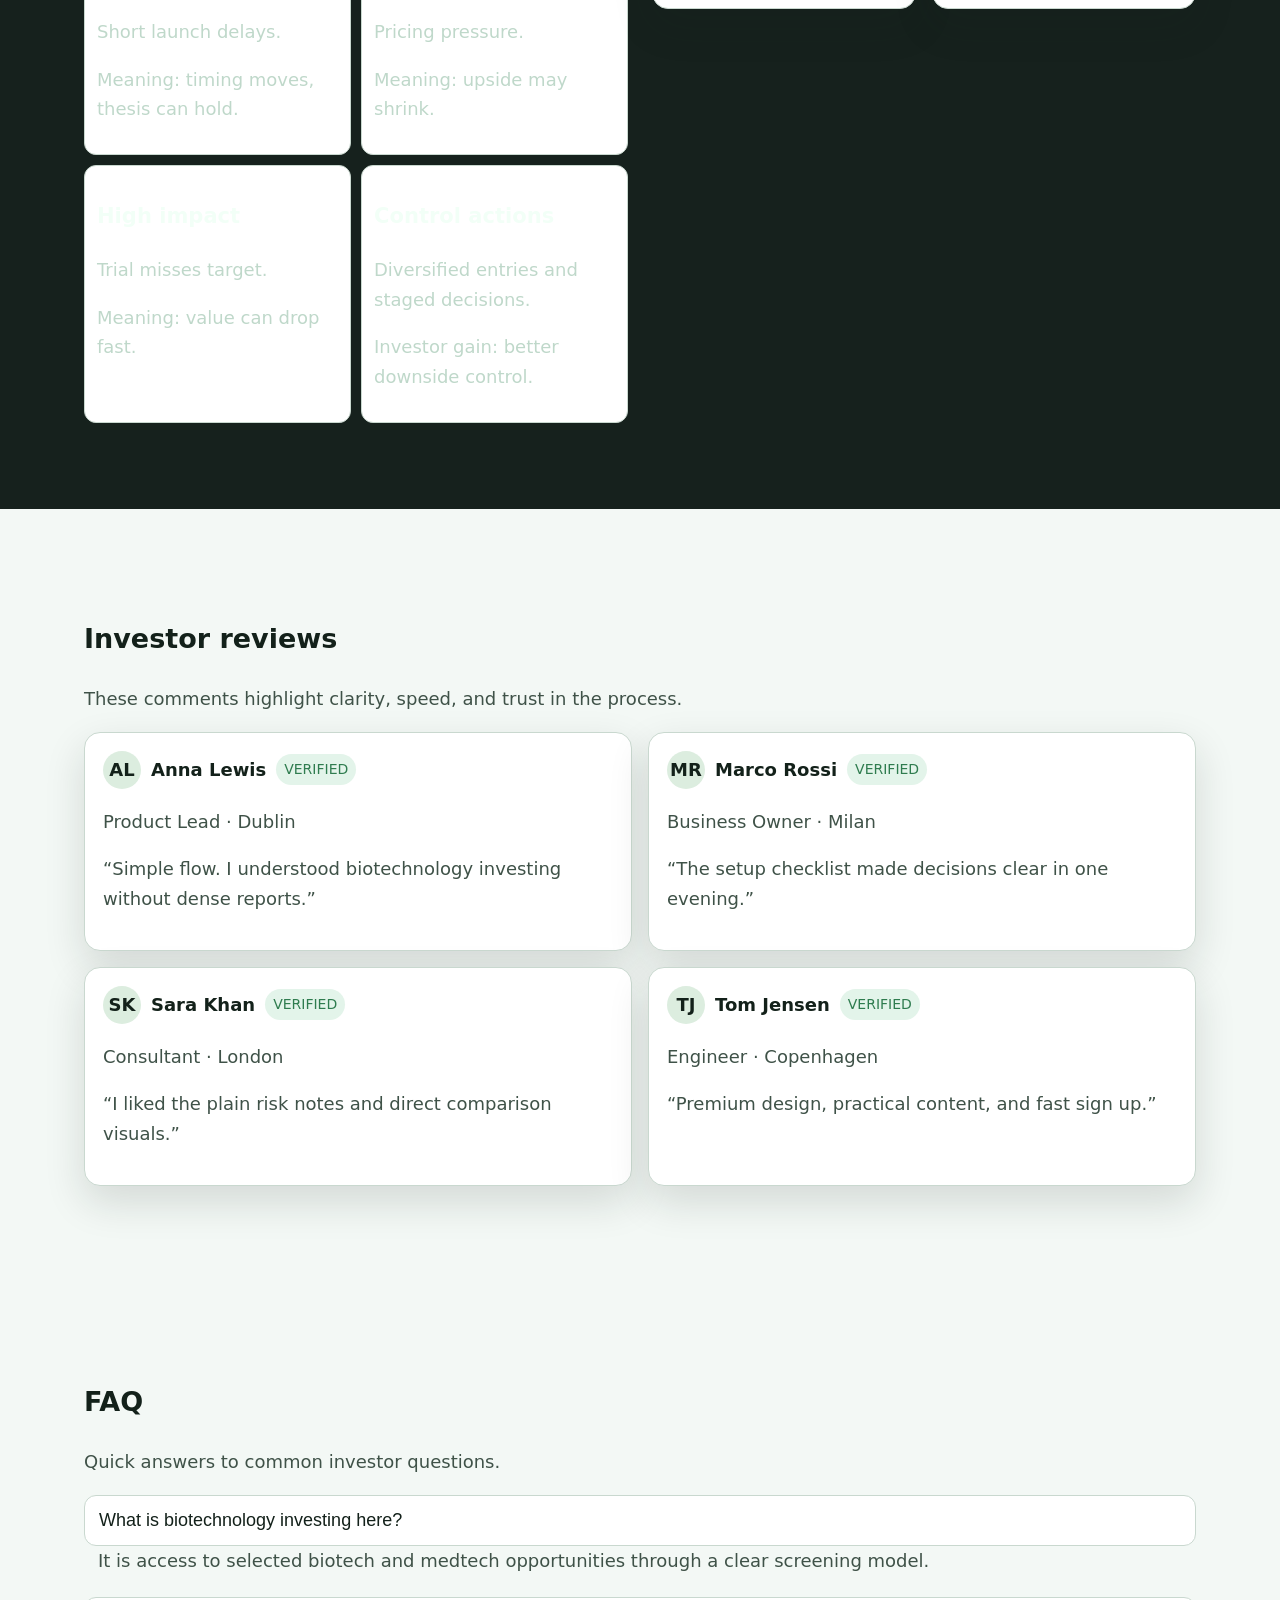
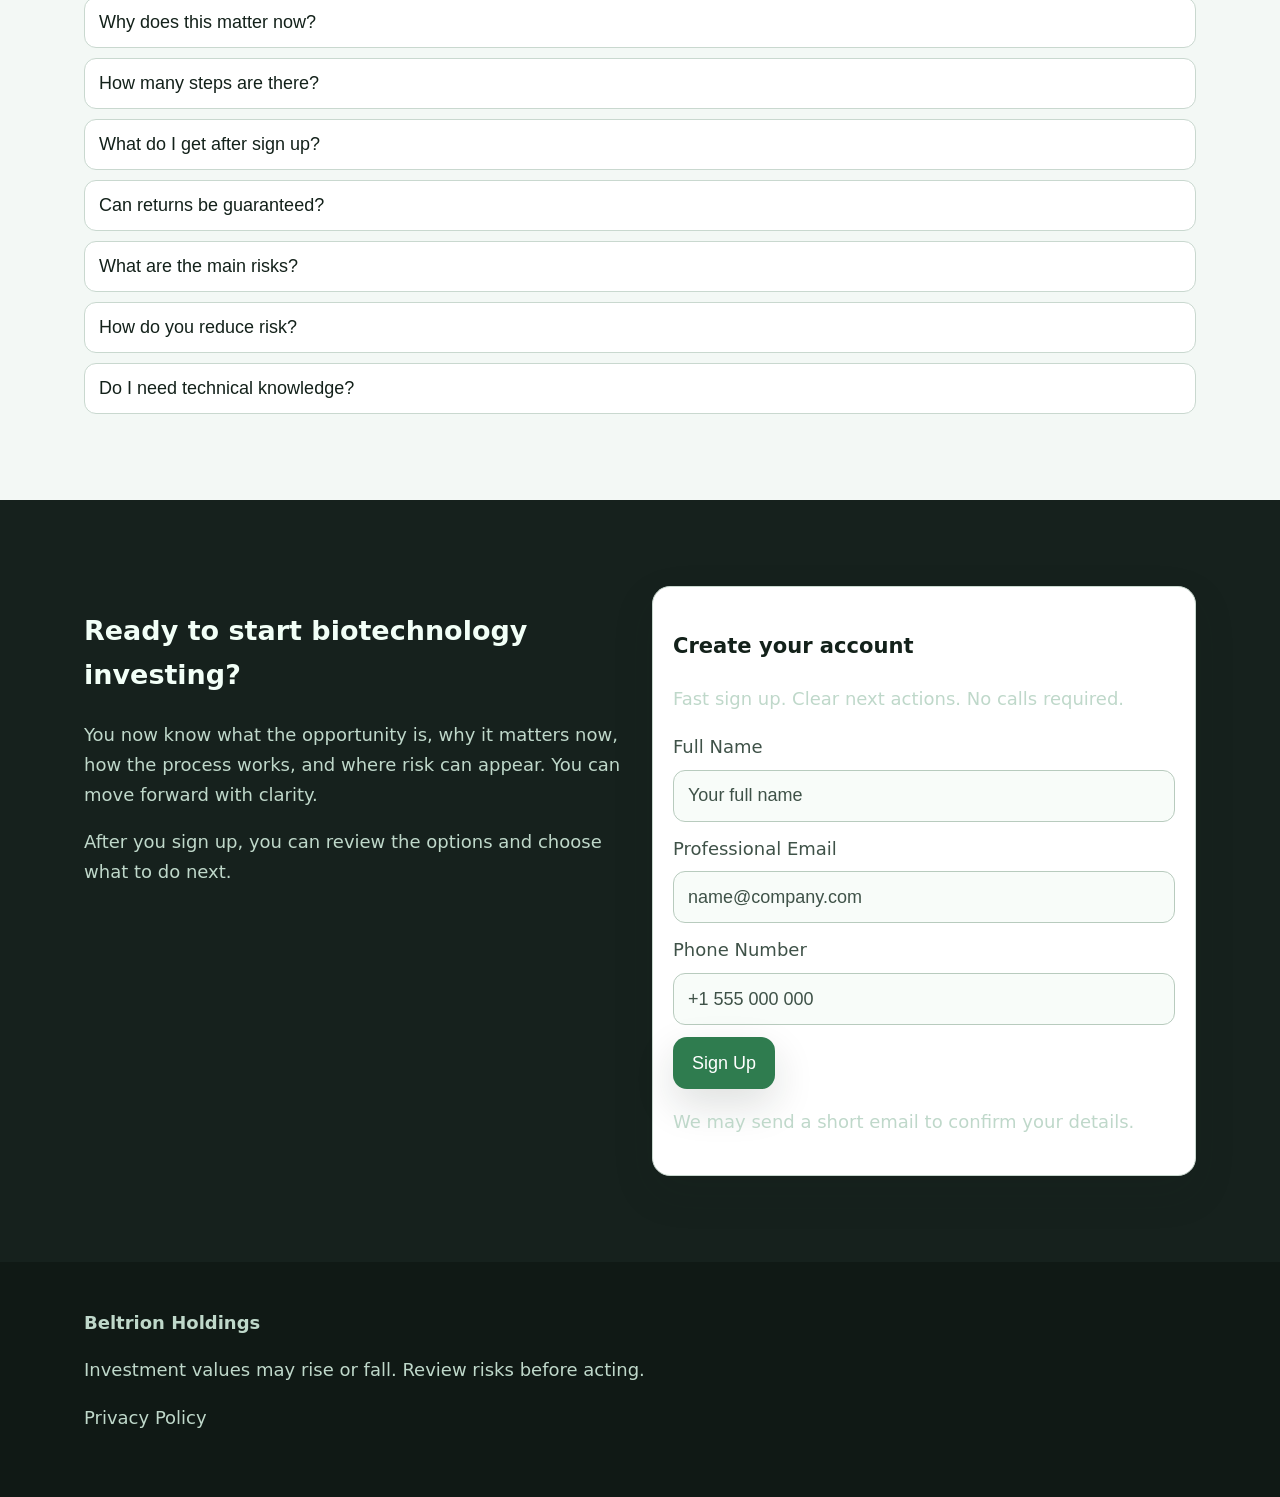
<file: be/index.html>
<!DOCTYPE html>
<html lang="en">
<head>
  <meta charset="UTF-8" />
  <meta name="viewport" content="width=device-width, initial-scale=1.0" />
  <title>Beltrion Holdings | Biotechnology Investing Opportunities (Nederlands (BE))</title>
  <meta name="description" content="Beltrion Holdings offers a clear path to biotechnology investing with simple steps, transparent risk notes, and a fast sign up process." />
  <link rel="canonical" href="https://beltrionholdings.com/be/index.html" />
  <link rel="alternate" hreflang="en" href="https://beltrionholdings.com/index.html" />
  <link rel="alternate" hreflang="de" href="https://beltrionholdings.com/de/index.html" />
  <link rel="alternate" hreflang="fr" href="https://beltrionholdings.com/fr/index.html" />
  <link rel="alternate" hreflang="es" href="https://beltrionholdings.com/es/index.html" />
  <link rel="alternate" hreflang="it" href="https://beltrionholdings.com/it/index.html" />
  <link rel="alternate" hreflang="tr" href="https://beltrionholdings.com/tr/index.html" />
  <link rel="alternate" hreflang="pt" href="https://beltrionholdings.com/pt/index.html" />
  <link rel="alternate" hreflang="ja" href="https://beltrionholdings.com/jp/index.html" />
  <link rel="alternate" hreflang="sk" href="https://beltrionholdings.com/sk/index.html" />
  <link rel="alternate" hreflang="nl-BE" href="https://beltrionholdings.com/be/index.html" />
  <meta property="og:title" content="Beltrion Holdings | Biotechnology Investing" />
  <meta property="og:description" content="A simple and premium way to review biotechnology investing opportunities." />
  <meta property="og:type" content="website" />
  <meta property="og:url" content="https://beltrionholdings.com/be/index.html" />
  <meta name="twitter:card" content="summary_large_image" />
  <meta name="twitter:title" content="Beltrion Holdings | Biotechnology Investing" />
  <meta name="twitter:description" content="Clear biotechnology investing steps for private investors." />
  <link rel="stylesheet" href="../assets/style.css" />
  <script defer src="../assets/app.js"></script>
</head>
<body>
<div class="site-bg" aria-hidden="true"></div>
<header>
  <div class="container header-inner">
    <a class="brand" href="../index.html">Beltrion Holdings</a>
    <nav class="nav-links" aria-label="Main navigation">
      <a href="#market">Why Market</a><a href="#model">How It Works</a><a href="#metrics">Performance</a><a href="#risk">Risks</a><a href="#faq">FAQ</a>
    </nav>
    <div class="right-tools">
      <div class="lang-wrap">
        <button class="lang-btn" aria-haspopup="true" aria-expanded="false">Nederlands (BE)</button>
        <div class="lang-menu" role="menu">
          
<a href="../index.html"><svg class="flag" viewBox="0 0 3 2" aria-hidden="true"><rect width="3" height="2" fill="#012169"/><path d="M0 0l3 2M3 0L0 2" stroke="#fff" stroke-width=".35"/><path d="M0 0l3 2M3 0L0 2" stroke="#c8102e" stroke-width=".2"/><rect x="1.25" width=".5" height="2" fill="#fff"/><rect y=".75" width="3" height=".5" fill="#fff"/><rect x="1.35" width=".3" height="2" fill="#c8102e"/><rect y=".85" width="3" height=".3" fill="#c8102e"/></svg>English</a>
<a href="../de/index.html"><svg class="flag" viewBox="0 0 3 2"><rect width="3" height=".67" fill="#000"/><rect y=".67" width="3" height=".67" fill="#dd0000"/><rect y="1.34" width="3" height=".66" fill="#ffce00"/></svg>Deutsch</a>
<a href="../fr/index.html"><svg class="flag" viewBox="0 0 3 2"><rect width="1" height="2" fill="#0055a4"/><rect x="1" width="1" height="2" fill="#fff"/><rect x="2" width="1" height="2" fill="#ef4135"/></svg>Français</a>
<a href="../es/index.html"><svg class="flag" viewBox="0 0 3 2"><rect width="3" height=".5" fill="#aa151b"/><rect y=".5" width="3" height="1" fill="#f1bf00"/><rect y="1.5" width="3" height=".5" fill="#aa151b"/></svg>Español</a>
<a href="../it/index.html"><svg class="flag" viewBox="0 0 3 2"><rect width="1" height="2" fill="#009246"/><rect x="1" width="1" height="2" fill="#fff"/><rect x="2" width="1" height="2" fill="#ce2b37"/></svg>Italiano</a>
<a href="../tr/index.html"><svg class="flag" viewBox="0 0 3 2"><rect width="3" height="2" fill="#e30a17"/><circle cx="1.25" cy="1" r=".45" fill="#fff"/><circle cx="1.35" cy="1" r=".35" fill="#e30a17"/></svg>Türkçe</a>
<a href="../pt/index.html"><svg class="flag" viewBox="0 0 3 2"><rect width="1.2" height="2" fill="#046a38"/><rect x="1.2" width="1.8" height="2" fill="#da291c"/></svg>Português</a>
<a href="../jp/index.html"><svg class="flag" viewBox="0 0 3 2"><rect width="3" height="2" fill="#fff"/><circle cx="1.5" cy="1" r=".5" fill="#bc002d"/></svg>日本語</a>
<a href="../sk/index.html"><svg class="flag" viewBox="0 0 3 2"><rect width="3" height=".67" fill="#fff"/><rect y=".67" width="3" height=".67" fill="#0b4ea2"/><rect y="1.34" width="3" height=".66" fill="#ee1c25"/></svg>Slovak</a>
<a href="../be/index.html"><svg class="flag" viewBox="0 0 3 2"><rect width="1" height="2" fill="#000"/><rect x="1" width="1" height="2" fill="#fdcf00"/><rect x="2" width="1" height="2" fill="#e31b23"/></svg>Nederlands (BE)</a>

        </div>
      </div>
      <a href="#signup" class="btn btn-primary">Sign Up</a>
      <button class="menu-btn" aria-label="Open menu">☰</button>
    </div>
  </div>
</header>
<div class="mobile-drawer" aria-hidden="true">
  <div class="drawer-backdrop"></div>
  <aside class="drawer-panel" role="dialog" aria-modal="true" aria-label="Mobile menu">
    <div class="drawer-head"><strong>Menu</strong><button class="drawer-close" aria-label="Close menu">✕</button></div>
    <nav class="drawer-nav">
      <a href="#market">Why Market</a><a href="#model">How It Works</a><a href="#metrics">Performance</a><a href="#risk">Risks</a><a href="#faq">FAQ</a>
    </nav>
    <div class="lang-wrap">
      <button class="lang-btn" aria-haspopup="true" aria-expanded="false">Nederlands (BE)</button>
      <div class="lang-menu">
<a href="../index.html"><svg class="flag" viewBox="0 0 3 2" aria-hidden="true"><rect width="3" height="2" fill="#012169"/><path d="M0 0l3 2M3 0L0 2" stroke="#fff" stroke-width=".35"/><path d="M0 0l3 2M3 0L0 2" stroke="#c8102e" stroke-width=".2"/><rect x="1.25" width=".5" height="2" fill="#fff"/><rect y=".75" width="3" height=".5" fill="#fff"/><rect x="1.35" width=".3" height="2" fill="#c8102e"/><rect y=".85" width="3" height=".3" fill="#c8102e"/></svg>English</a>
<a href="../de/index.html"><svg class="flag" viewBox="0 0 3 2"><rect width="3" height=".67" fill="#000"/><rect y=".67" width="3" height=".67" fill="#dd0000"/><rect y="1.34" width="3" height=".66" fill="#ffce00"/></svg>Deutsch</a>
<a href="../fr/index.html"><svg class="flag" viewBox="0 0 3 2"><rect width="1" height="2" fill="#0055a4"/><rect x="1" width="1" height="2" fill="#fff"/><rect x="2" width="1" height="2" fill="#ef4135"/></svg>Français</a>
<a href="../es/index.html"><svg class="flag" viewBox="0 0 3 2"><rect width="3" height=".5" fill="#aa151b"/><rect y=".5" width="3" height="1" fill="#f1bf00"/><rect y="1.5" width="3" height=".5" fill="#aa151b"/></svg>Español</a>
<a href="../it/index.html"><svg class="flag" viewBox="0 0 3 2"><rect width="1" height="2" fill="#009246"/><rect x="1" width="1" height="2" fill="#fff"/><rect x="2" width="1" height="2" fill="#ce2b37"/></svg>Italiano</a>
<a href="../tr/index.html"><svg class="flag" viewBox="0 0 3 2"><rect width="3" height="2" fill="#e30a17"/><circle cx="1.25" cy="1" r=".45" fill="#fff"/><circle cx="1.35" cy="1" r=".35" fill="#e30a17"/></svg>Türkçe</a>
<a href="../pt/index.html"><svg class="flag" viewBox="0 0 3 2"><rect width="1.2" height="2" fill="#046a38"/><rect x="1.2" width="1.8" height="2" fill="#da291c"/></svg>Português</a>
<a href="../jp/index.html"><svg class="flag" viewBox="0 0 3 2"><rect width="3" height="2" fill="#fff"/><circle cx="1.5" cy="1" r=".5" fill="#bc002d"/></svg>日本語</a>
<a href="../sk/index.html"><svg class="flag" viewBox="0 0 3 2"><rect width="3" height=".67" fill="#fff"/><rect y=".67" width="3" height=".67" fill="#0b4ea2"/><rect y="1.34" width="3" height=".66" fill="#ee1c25"/></svg>Slovak</a>
<a href="../be/index.html"><svg class="flag" viewBox="0 0 3 2"><rect width="1" height="2" fill="#000"/><rect x="1" width="1" height="2" fill="#fdcf00"/><rect x="2" width="1" height="2" fill="#e31b23"/></svg>Nederlands (BE)</a>
</div>
    </div>
    <a href="#signup" class="btn btn-primary">Sign Up</a>
  </aside>
</div>

<section class="section dark" id="hero">
  <div class="container hero-grid">
    <div class="hero-copy">
      <h1>Biotechnology Investing With Clear Steps</h1>
      <p>Beltrion Holdings helps investors access biotechnology investing opportunities in one clear flow. The sector matters now because new therapies and medical tools are moving from labs to real markets faster.</p>
      <p>You get a simple process, visible checks, and direct progress tracking. After you sign up, you get instant access to the next steps.</p>
      <div class="performance-panel visual">
        <h3 style="margin-top:0;color:#effff6;">Typical monthly outcome range</h3>
        <div class="range-grid">
          <article class="range-card"><div class="range-value">8–15%</div><div class="range-label">Monthly range</div></article>
          <article class="range-card"><div class="range-value">80–200%</div><div class="range-label">Annual range</div></article>
        </div>
        <div class="range-note">Returns depend on market conditions. Not guaranteed.</div>
      </div>
    </div>
    <form class="form-card" id="signup" aria-label="Lead form">
      <h3 class="form-title">Start your setup</h3>
      <p class="form-sub">Sign up in minutes, then review choices in your dashboard.</p>
      <div class="form-row"><label for="name1">Full Name</label><input id="name1" type="text" placeholder="Your full name" required /></div>
      <div class="form-row"><label for="email1">Professional Email</label><input id="email1" type="email" placeholder="name@company.com" required /></div>
      <div class="form-row"><label for="phone1">Phone Number</label><input id="phone1" type="tel" placeholder="+1 555 000 000" required /></div>
      <button class="btn btn-primary" type="submit">Sign Up</button>
      <p class="muted">We may send a short email to confirm your details.</p>
    </form>
  </div>
</section>

<section class="section light" id="market"><div class="container split-grid"><div>
  <h2>Why this market now</h2>
  <p>Biotechnology investing is gaining attention because healthcare demand keeps rising. Better data tools also help teams test and launch products faster.</p>
  <ul>
    <li>Global aging drives need for better treatment options.</li>
    <li>Faster clinical tools reduce waste and speed decisions.</li>
    <li>Medical device adoption is improving care access worldwide.</li>
    <li>More partnerships create exits and growth moments.</li>
  </ul>
  <p><strong>What it means:</strong> timing can improve entry quality before wider market repricing.</p>
</div><div class="card-grid">
  <article class="card"><h3>Demand Expansion</h3><p>Healthcare spending grows as chronic conditions rise globally.</p><p class="muted">Investor gain: wider revenue base.</p></article>
  <article class="card"><h3>Pipeline Speed</h3><p>Modern trial tools shorten test cycles and cut delays.</p><p class="muted">Investor gain: faster value milestones.</p></article>
</div></div></section>

<section class="section dark" id="model"><div class="container split-grid"><div class="card">
  <h2>How it works</h2>
  <p>Here is the model in simple steps. We track early signals, filter options, and keep only opportunities with clear product demand and realistic routes to scale.</p>
  <div class="card-grid">
    <article class="card"><h3>Find Signals</h3><p>We map product traction and buyer need.</p></article>
    <article class="card"><h3>Check Evidence</h3><p>We verify data, team quality, and route to market.</p></article>
    <article class="card"><h3>Build Mix</h3><p>We balance options across different biotech segments.</p></article>
  </div>
  <p><strong>What it means:</strong> your exposure is built from structured checks, not hype.</p>
</div><div class="card">
  <h3>Selection architecture</h3>
  <div class="card-grid">
    <article class="card"><h3>Input</h3><p>Clinical and commercial evidence.</p><p class="muted">Benchmark: market noise removed.</p></article>
    <article class="card"><h3>Filter</h3><p>Only clear demand signals pass.</p><p class="muted">Benchmark: weak demand excluded.</p></article>
    <article class="card"><h3>Outcome</h3><p>Focused set with practical upside paths.</p><p class="muted">Investor gain: cleaner decision set.</p></article>
  </div>
</div></div></section>

<section class="section light" id="process"><div class="container">
  <h2>Fast setup timeline</h2>
  <p>You do not need complex onboarding. The flow is short and clear.</p>
  <div class="process-line">
    <article class="card"><span class="step-time">5 Minute</span><h3>Create profile</h3><p>Enter details and open your account.</p></article>
    <article class="card"><span class="step-time">1–6 Hour</span><h3>Verify details</h3><p>Confirm identity and contact basics.</p></article>
    <article class="card"><span class="step-time">6–12 Hour</span><h3>Review options</h3><p>See opportunities and compare choices.</p></article>
    <article class="card"><span class="step-time">12–24 Hour</span><h3>Activate access</h3><p>Complete setup and unlock dashboard.</p></article>
  </div>
  <p>Most people finish setup in 24 hours.</p>
  <p>After you sign up, you will see a clear setup checklist.</p>
</div></section>

<section class="section dark" id="metrics"><div class="container split-grid"><div>
  <h2>Performance snapshot</h2>
  <p>This view compares observed biotechnology investing outcomes against a broad market baseline during strong cycles.</p>
  <div class="card metric-compare visual">
    <h3>Cycle comparison</h3>
    <div class="bar-wrap"><div class="bar-label"><span>Beltrion model</span><span>76</span></div><div class="bar-track"><div class="bar-fill us"></div></div></div>
    <div class="bar-wrap"><div class="bar-label"><span>Market average</span><span>49</span></div><div class="bar-track"><div class="bar-fill market"></div></div></div>
    <p>Meaning: stronger upside appeared when entry discipline stayed strict.</p>
    <p>Investor gain: better return potential versus broad averages.</p>
  </div>
</div><div class="card">
  <h3>Primary metric</h3>
  <p style="font-size:42px;color:var(--accent-a);margin:0;">2.4x</p>
  <p>Observed top-cycle uplift over baseline basket.</p>
  <p>Meaning: timing and filtering can move outcomes materially.</p>
  <p>Investor gain: clearer reward for patient positioning.</p>
</div></div></section>

<section class="section light" id="insights"><div class="container split-grid"><div class="card">
  <h2>What drives returns</h2>
  <p>Returns in biotechnology investing usually come from a few clear drivers. This keeps decision making practical.</p>
  <div class="waterfall visual">
    <article class="w-step"><div>Entry timing</div><div class="v">+22</div></article>
    <article class="w-step"><div>Product proof</div><div class="v">+31</div></article>
    <article class="w-step"><div>Partnerships</div><div class="v">+18</div></article>
    <article class="w-step"><div>Execution drag</div><div class="v">-9</div></article>
  </div>
  <p>Meaning: most upside comes from proof and disciplined entry.</p>
  <p>Investor gain: focus stays on factors you can track.</p>
</div><div>
  <ul>
    <li>New approvals can reprice selected assets quickly.</li>
    <li>Commercial traction often matters more than hype cycles.</li>
    <li>Execution delays can reduce gains if not monitored early.</li>
    <li>Diversifying across themes can smooth outcomes.</li>
  </ul>
</div></div></section>

<section class="section dark" id="risk"><div class="container split-grid"><div>
  <h2>Simple risk view</h2>
  <p>Every investment can go wrong. We use a plain map so you know what to watch before committing capital.</p>
  <div class="risk-matrix visual">
    <article class="risk-cell"><h3>Low impact</h3><p>Short launch delays.</p><p>Meaning: timing moves, thesis can hold.</p></article>
    <article class="risk-cell"><h3>Medium impact</h3><p>Pricing pressure.</p><p>Meaning: upside may shrink.</p></article>
    <article class="risk-cell"><h3>High impact</h3><p>Trial misses target.</p><p>Meaning: value can drop fast.</p></article>
    <article class="risk-cell"><h3>Control actions</h3><p>Diversified entries and staged decisions.</p><p>Investor gain: better downside control.</p></article>
  </div>
</div><div class="card-grid">
  <article class="card"><h3>Market swings</h3><p>Prices can move quickly on headlines.</p><p class="muted">How we reduce risk: staged exposure.</p></article>
  <article class="card"><h3>Product delay</h3><p>Testing or launch can take longer.</p><p class="muted">How we reduce risk: milestone checks.</p></article>
</div></div></section>

<section class="section light" id="reviews"><div class="container">
  <h2>Investor reviews</h2>
  <p>These comments highlight clarity, speed, and trust in the process.</p>
  <div class="review-row">
    <article class="review card"><div class="head"><div class="avatar">AL</div><strong>Anna Lewis</strong><span class="verified">VERIFIED</span></div><p>Product Lead · Dublin</p><p>“Simple flow. I understood biotechnology investing without dense reports.”</p></article>
    <article class="review card"><div class="head"><div class="avatar">MR</div><strong>Marco Rossi</strong><span class="verified">VERIFIED</span></div><p>Business Owner · Milan</p><p>“The setup checklist made decisions clear in one evening.”</p></article>
    <article class="review card"><div class="head"><div class="avatar">SK</div><strong>Sara Khan</strong><span class="verified">VERIFIED</span></div><p>Consultant · London</p><p>“I liked the plain risk notes and direct comparison visuals.”</p></article>
    <article class="review card"><div class="head"><div class="avatar">TJ</div><strong>Tom Jensen</strong><span class="verified">VERIFIED</span></div><p>Engineer · Copenhagen</p><p>“Premium design, practical content, and fast sign up.”</p></article>
  </div>
</div></section>

<section class="section light" id="faq"><div class="container">
  <h2>FAQ</h2>
  <p>Quick answers to common investor questions.</p>
  <div class="faq-list">
    <article class="faq-item open"><button class="faq-btn">What is biotechnology investing here?</button><div class="faq-answer">It is access to selected biotech and medtech opportunities through a clear screening model.</div></article>
    <article class="faq-item"><button class="faq-btn">Why does this matter now?</button><div class="faq-answer">Healthcare demand is growing and innovation cycles are moving faster than before.</div></article>
    <article class="faq-item"><button class="faq-btn">How many steps are there?</button><div class="faq-answer">Four simple setup steps, usually finished in under 24 hours.</div></article>
    <article class="faq-item"><button class="faq-btn">What do I get after sign up?</button><div class="faq-answer">After you sign up, you can review the options and choose what to do next.</div></article>
    <article class="faq-item"><button class="faq-btn">Can returns be guaranteed?</button><div class="faq-answer">No. Returns depend on market conditions and can be lower than expected.</div></article>
    <article class="faq-item"><button class="faq-btn">What are the main risks?</button><div class="faq-answer">Market swings, product delays, and execution issues can reduce outcomes.</div></article>
    <article class="faq-item"><button class="faq-btn">How do you reduce risk?</button><div class="faq-answer">We use staged entries, diversification, and milestone-based review checks.</div></article>
    <article class="faq-item"><button class="faq-btn">Do I need technical knowledge?</button><div class="faq-answer">No. The platform explains each step in plain language.</div></article>
  </div>
</div></section>

<section class="section dark" id="final-cta"><div class="container split-grid"><div>
  <h2>Ready to start biotechnology investing?</h2>
  <p>You now know what the opportunity is, why it matters now, how the process works, and where risk can appear. You can move forward with clarity.</p>
  <p>After you sign up, you can review the options and choose what to do next.</p>
</div>
<form class="form-card" aria-label="Final lead form">
  <h3>Create your account</h3>
  <p>Fast sign up. Clear next actions. No calls required.</p>
  <div class="form-row"><label for="name2">Full Name</label><input id="name2" type="text" placeholder="Your full name" required /></div>
  <div class="form-row"><label for="email2">Professional Email</label><input id="email2" type="email" placeholder="name@company.com" required /></div>
  <div class="form-row"><label for="phone2">Phone Number</label><input id="phone2" type="tel" placeholder="+1 555 000 000" required /></div>
  <button class="btn btn-primary" type="submit">Sign Up</button>
  <p>We may send a short email to confirm your details.</p>
</form></div></section>

<footer class="footer"><div class="container">
  <p><strong>Beltrion Holdings</strong></p>
  <p>Investment values may rise or fall. Review risks before acting.</p>
  <p><a href="#" data-open-privacy>Privacy Policy</a></p>
</div></footer>

<div class="modal" aria-hidden="true">
  <div class="modal-backdrop" data-close-privacy></div>
  <article class="modal-panel" role="dialog" aria-modal="true" aria-label="Privacy Policy">
    <button class="modal-close-x" data-close-privacy aria-label="Close privacy policy">✕</button>
    <h2>Privacy Policy</h2>
    <h3>Introduction</h3><p>We protect your personal data and use it only for clear service needs.</p>
    <h3>Data collection</h3><p>We collect name, professional email, phone number, and activity logs.</p>
    <h3>Legal basis</h3><p>We process data to provide requested services and meet legal obligations.</p>
    <h3>Cookies</h3><p>Cookies support core functions, analytics, and performance monitoring.</p>
    <h3>Retention</h3><p>We keep data only as long as needed for service and law.</p>
    <h3>Third-party sharing</h3><p>We share limited data with secure processors that support operations.</p>
    <h3>Security</h3><p>We use access controls, encryption, and monitoring to protect data.</p>
    <h3>User rights</h3><p>You may request access, correction, deletion, or limited processing.</p>
    <h3>International transfers</h3><p>Some providers operate globally. We use safeguards for cross-border transfers.</p>
    <h3>Industry risk disclosure</h3><p>Biotechnology investing can be volatile. Past outcomes do not guarantee future returns.</p>
    <h3>Contact</h3><p>Questions: privacy@beltrionholdings.com</p>
    <div class="modal-footer"><button class="btn" data-close-privacy>Close</button></div>
  </article>
</div>

<script type="application/ld+json">{"@context":"https://schema.org","@graph":[{"@type":"Organization","name":"Beltrion Holdings","url":"https://beltrionholdings.com"},{"@type":"WebSite","name":"Beltrion Holdings","url":"https://beltrionholdings.com"},{"@type":"FAQPage","mainEntity":[{"@type":"Question","name":"What is biotechnology investing here?","acceptedAnswer":{"@type":"Answer","text":"Access to selected biotech and medtech opportunities through a clear screening model."}},{"@type":"Question","name":"How many steps are there?","acceptedAnswer":{"@type":"Answer","text":"Four setup steps, usually completed within 24 hours."}}]},{"@type":"Review","author":{"@type":"Person","name":"Anna Lewis"},"reviewBody":"Simple flow and clear risk notes.","reviewRating":{"@type":"Rating","ratingValue":"5","bestRating":"5"}}]}</script>
</body></html>
</file>
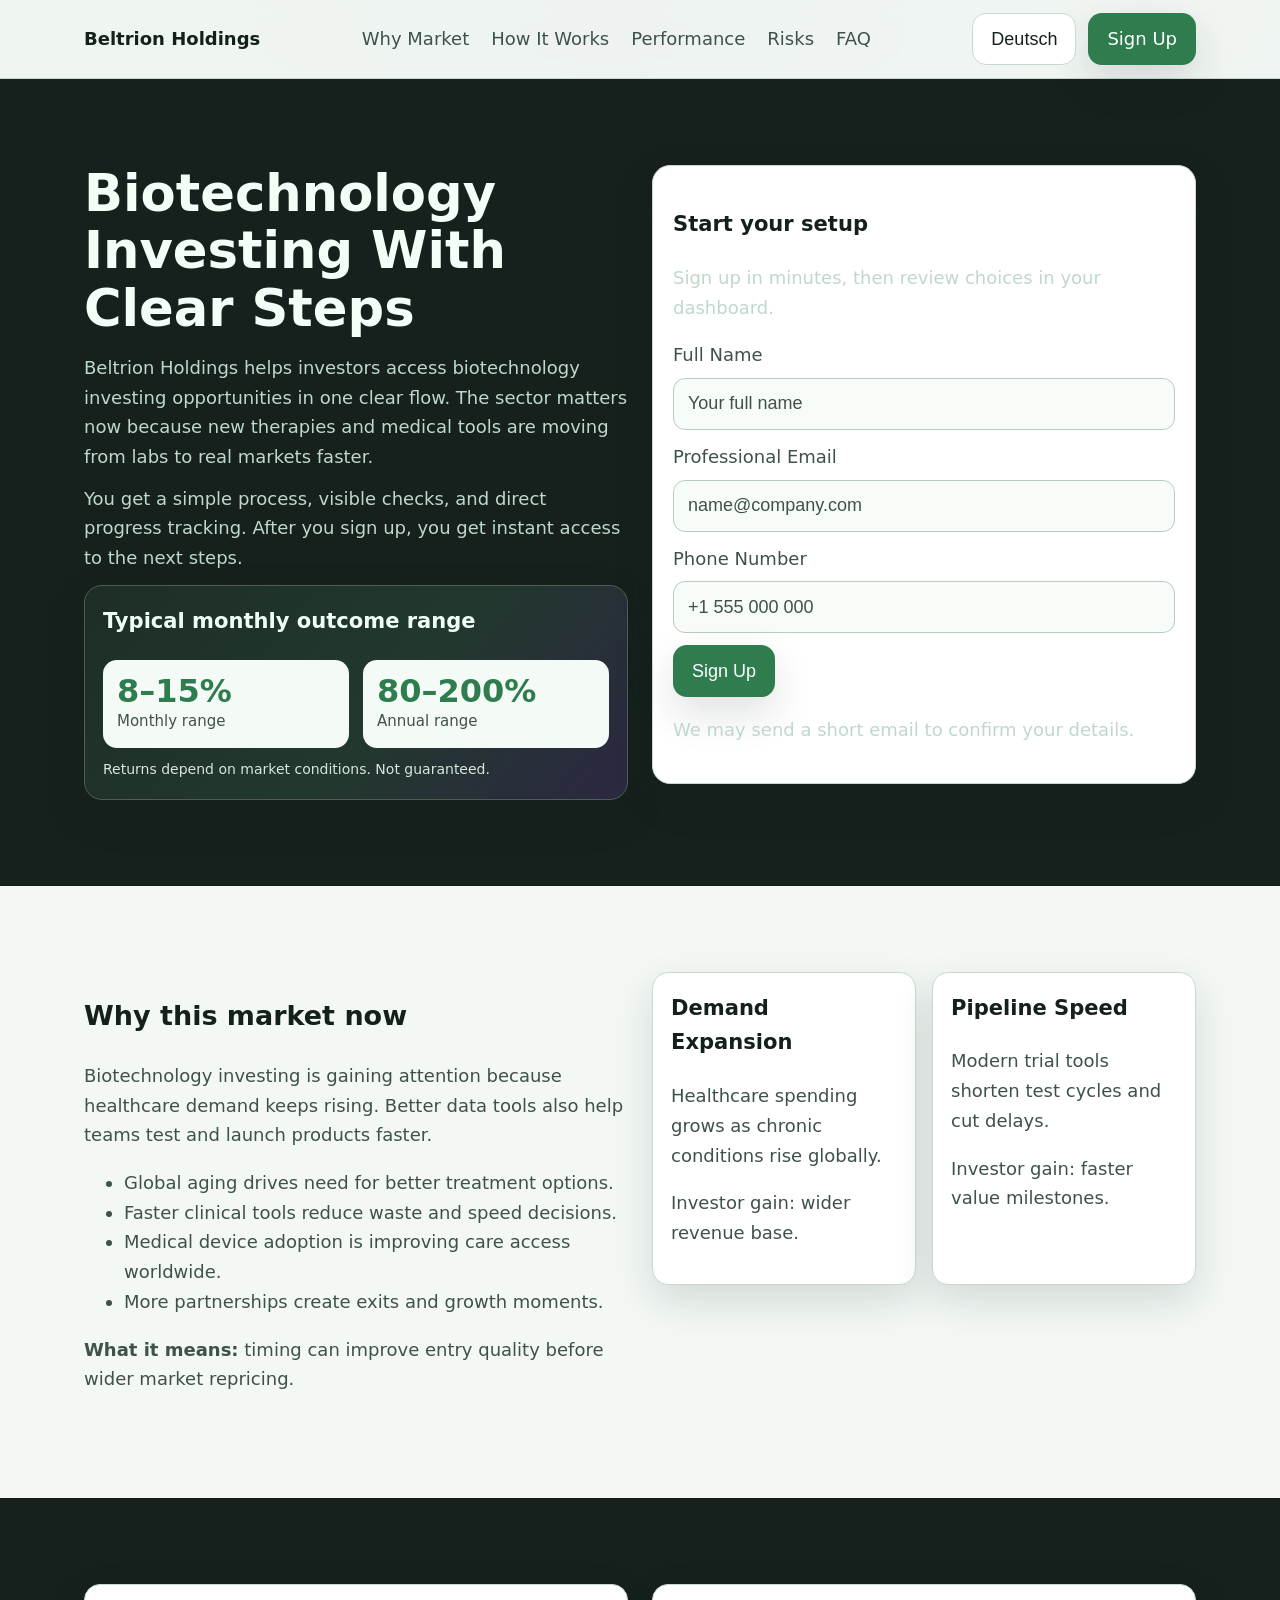
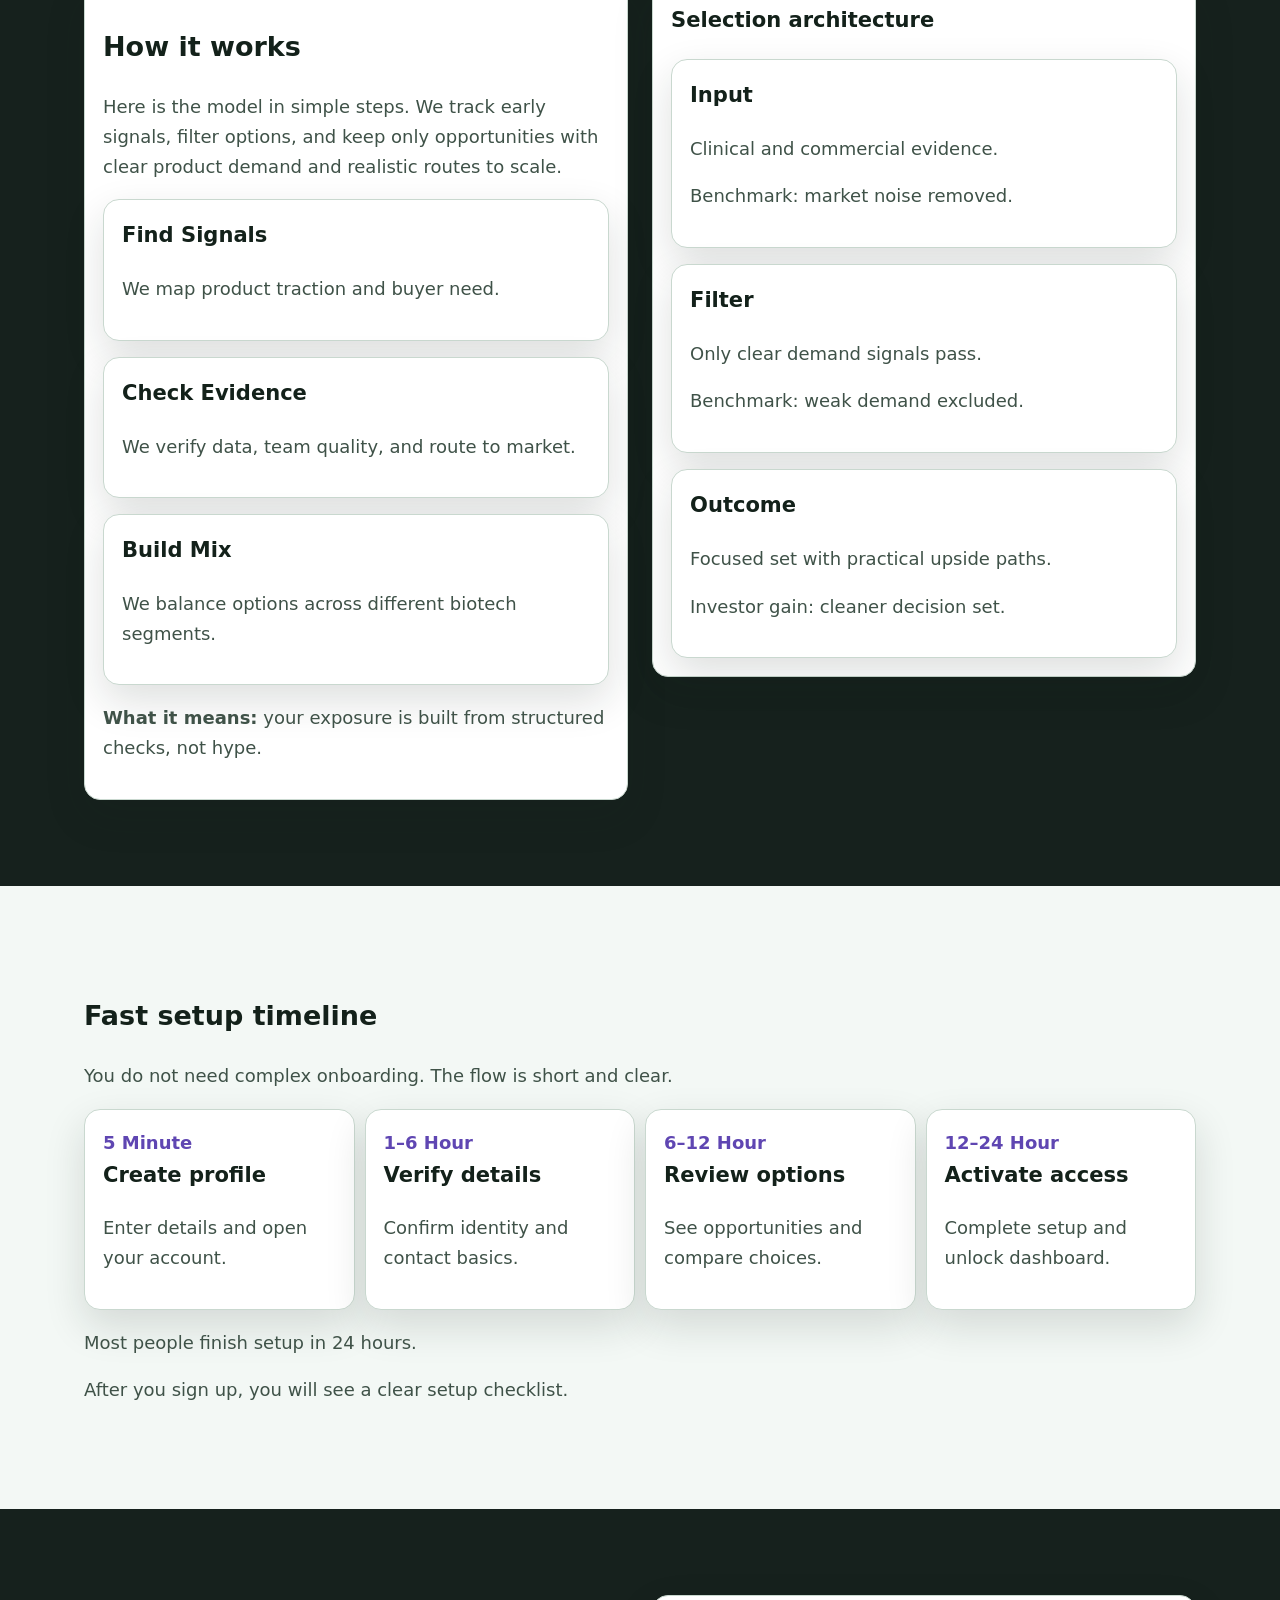
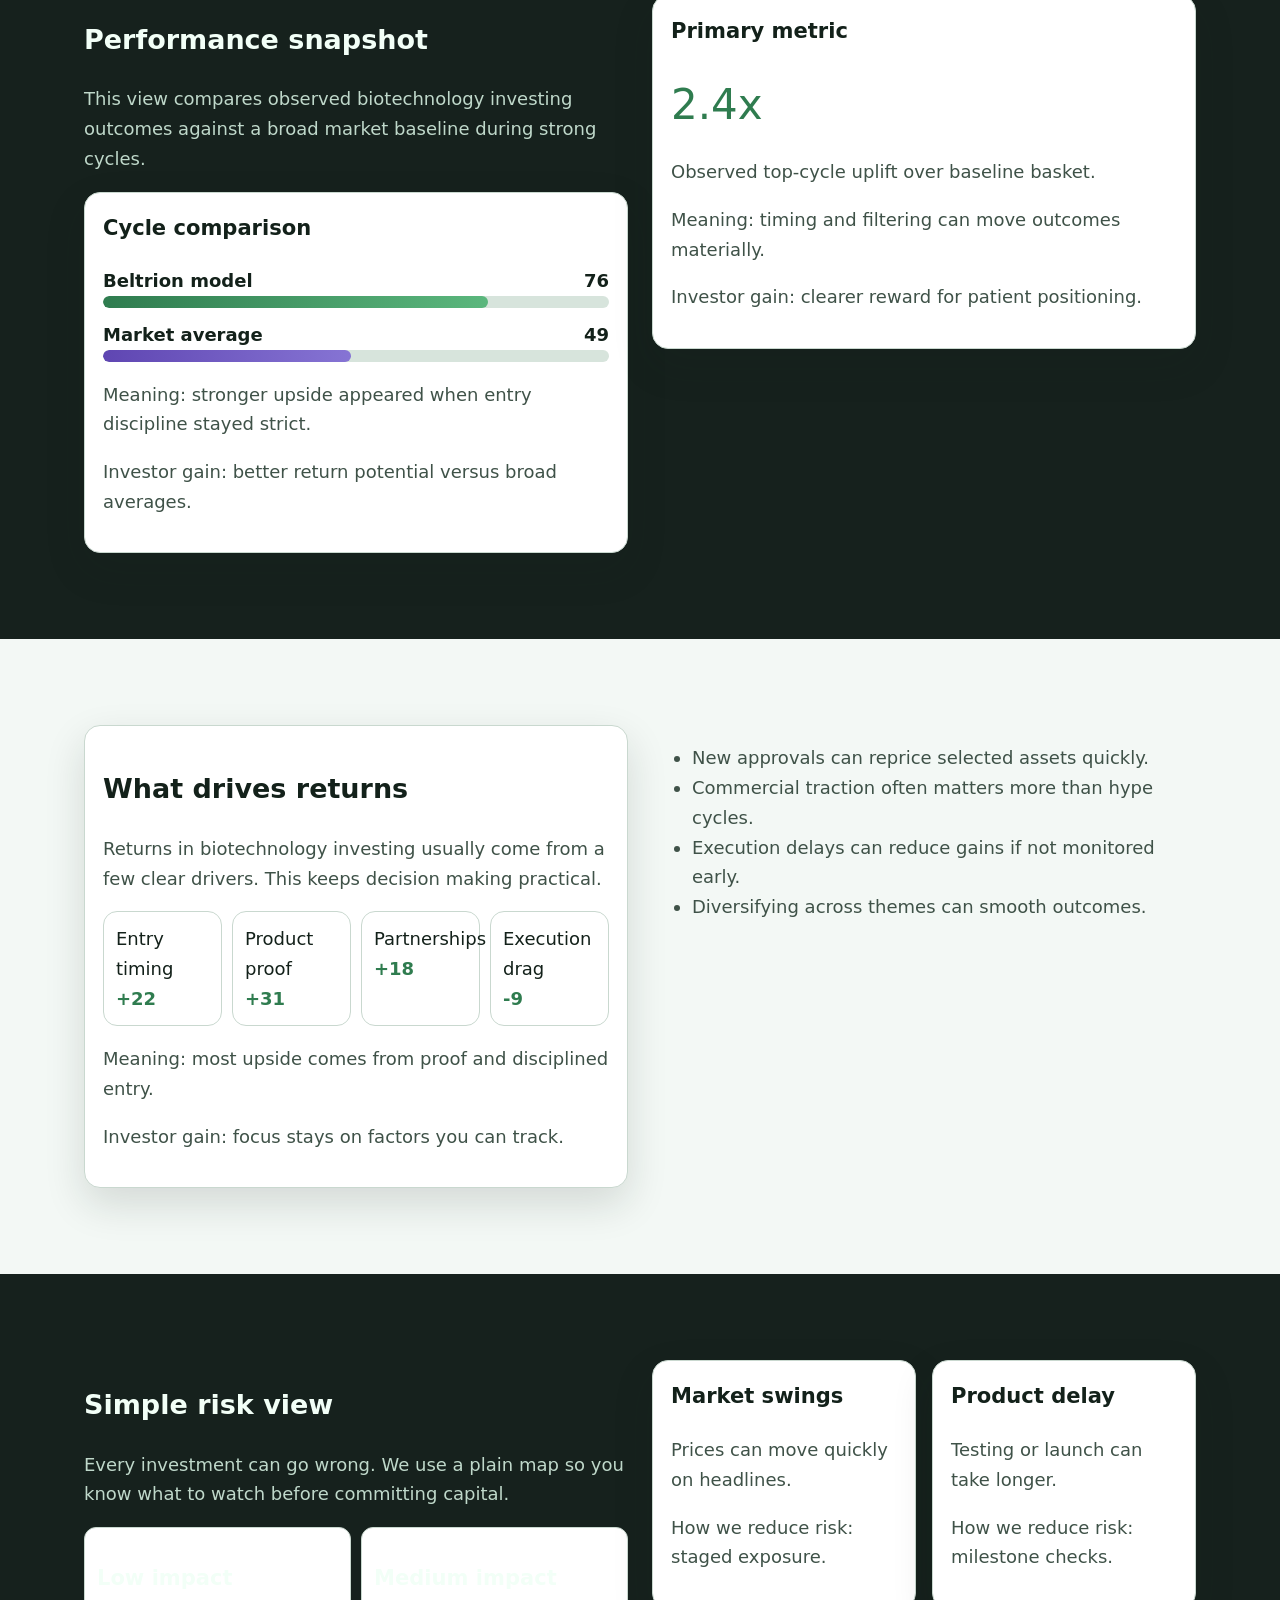
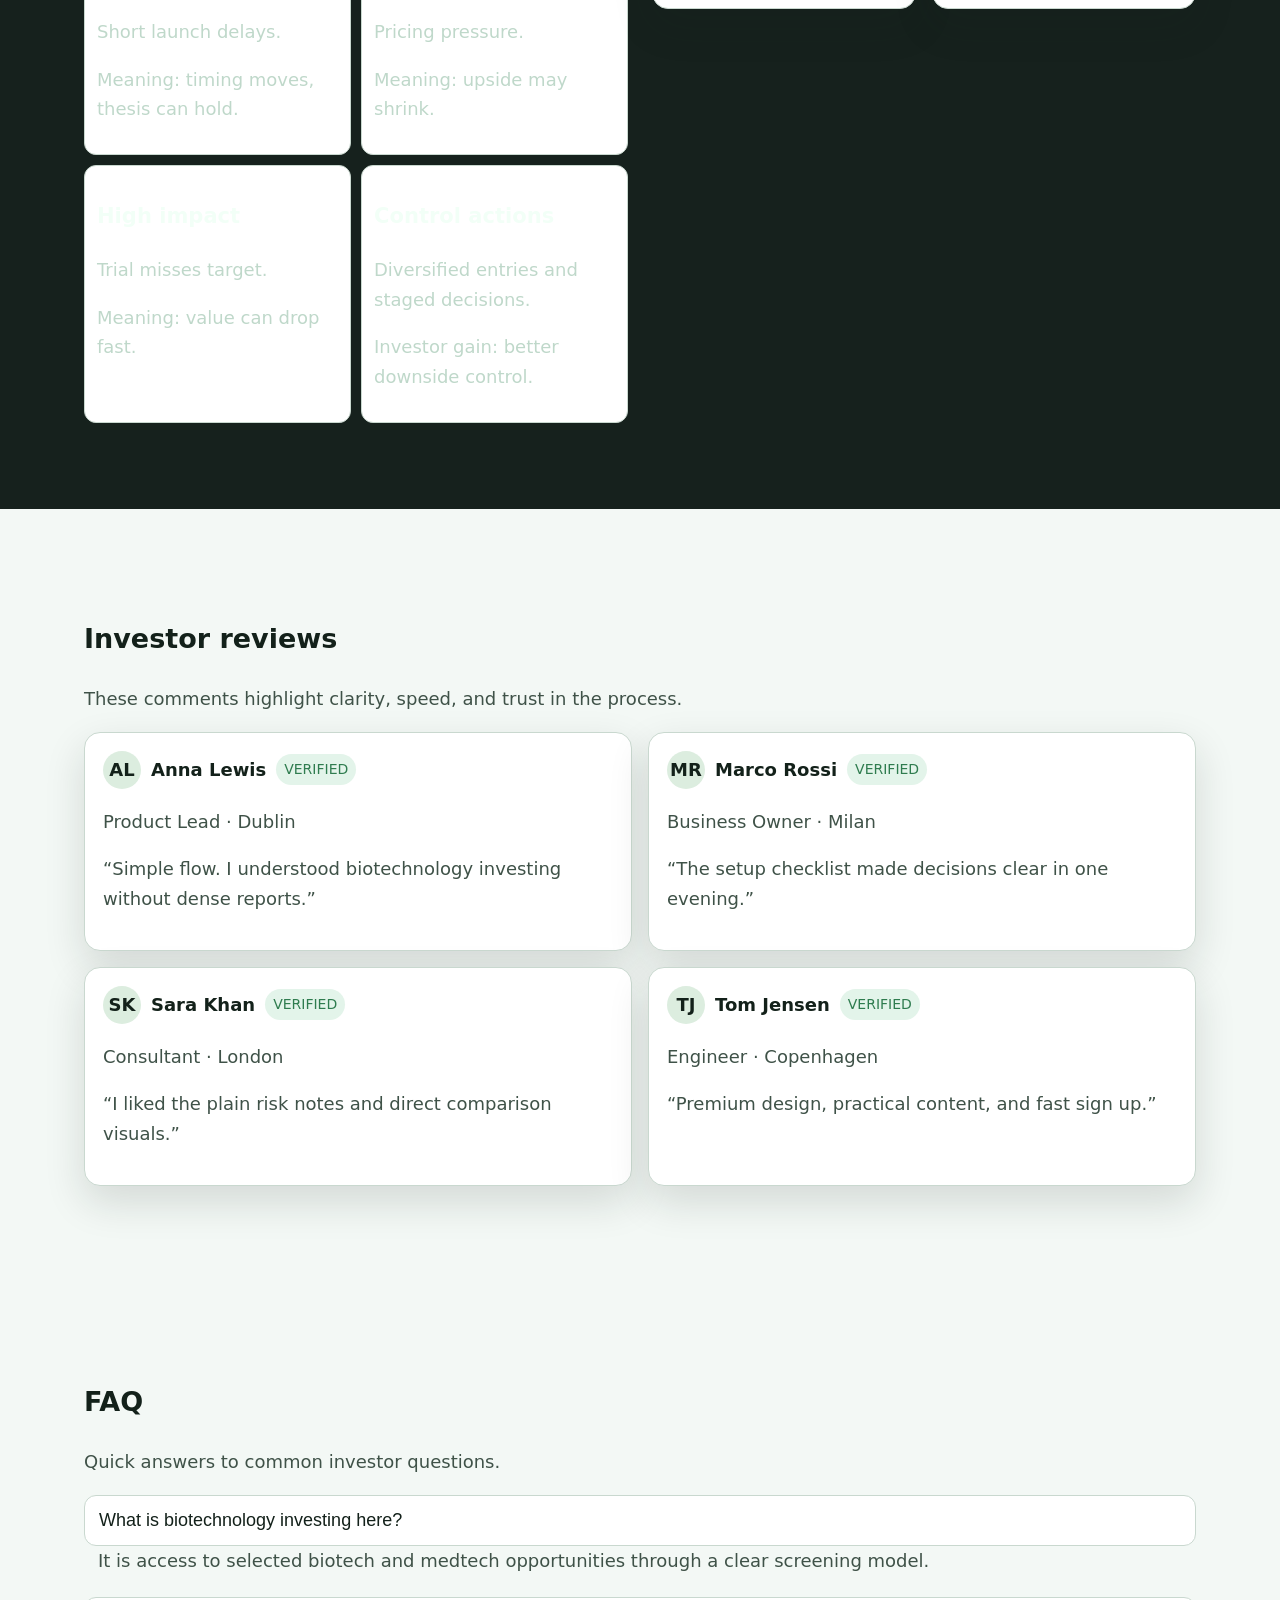
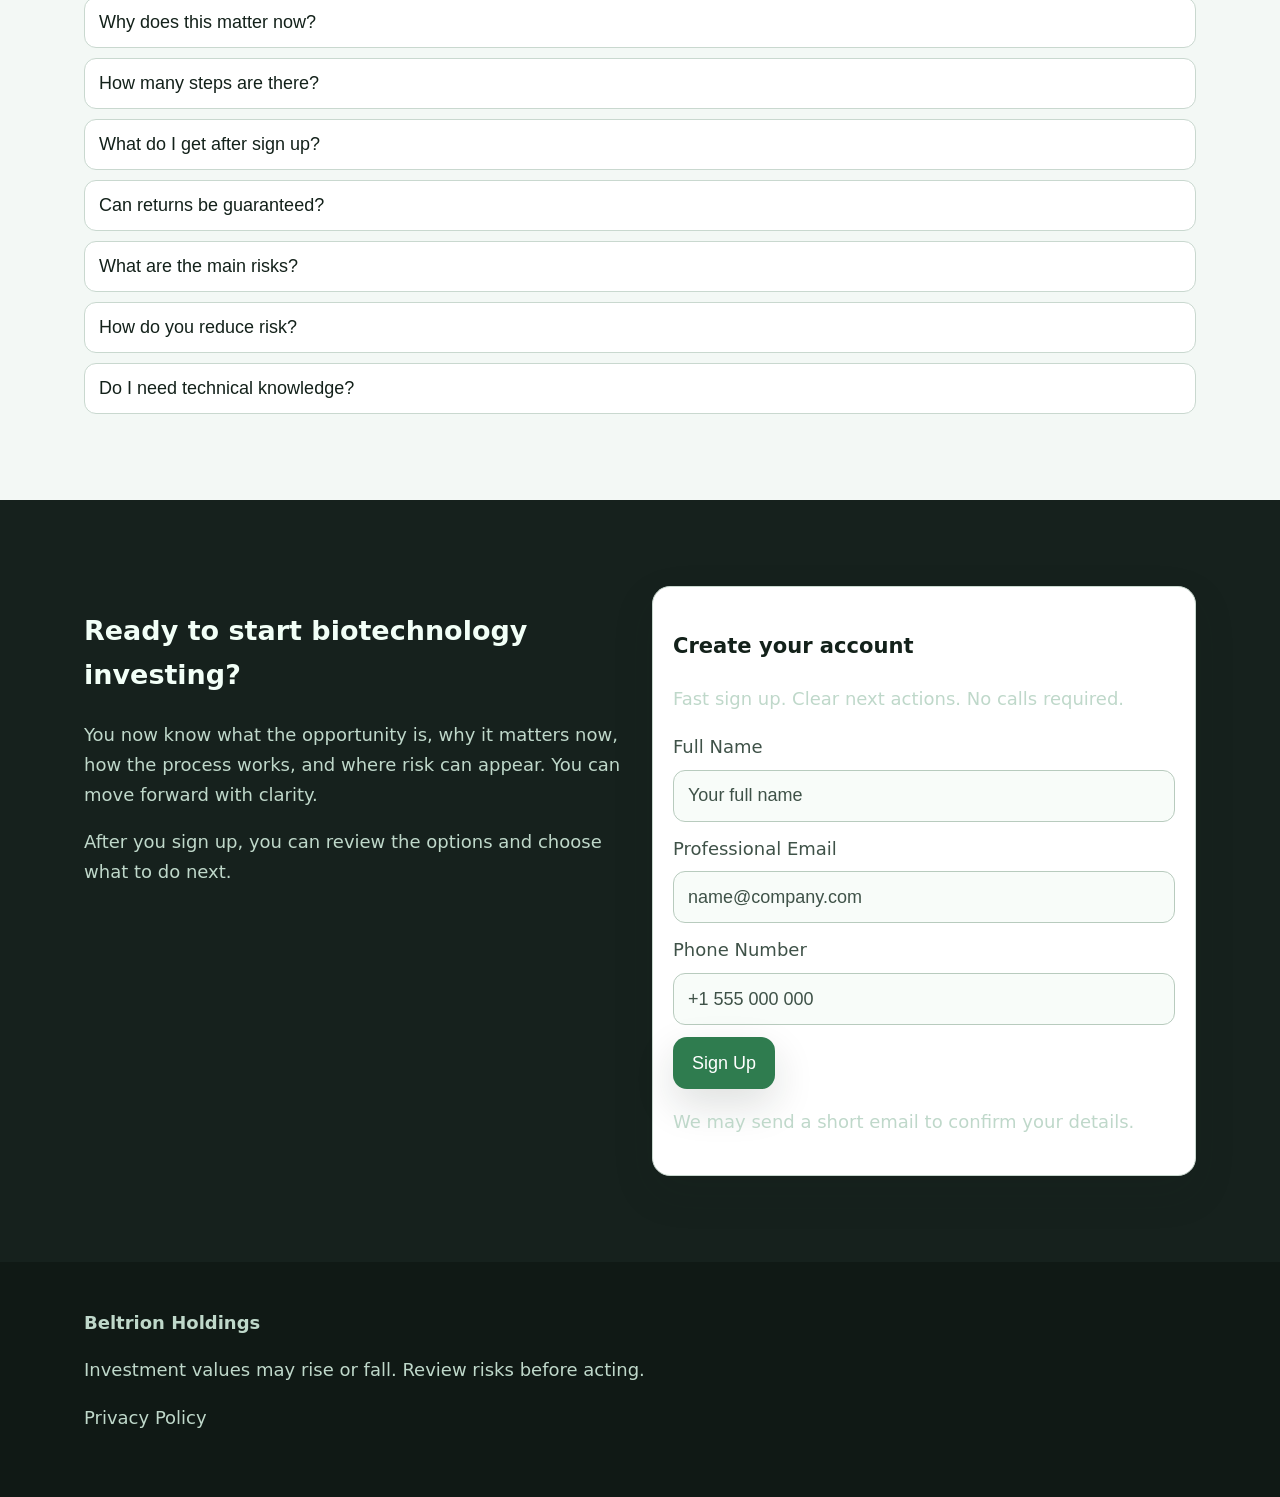
<file: de/index.html>
<!DOCTYPE html>
<html lang="en">
<head>
  <meta charset="UTF-8" />
  <meta name="viewport" content="width=device-width, initial-scale=1.0" />
  <title>Beltrion Holdings | Biotechnology Investing Opportunities (Deutsch)</title>
  <meta name="description" content="Beltrion Holdings offers a clear path to biotechnology investing with simple steps, transparent risk notes, and a fast sign up process." />
  <link rel="canonical" href="https://beltrionholdings.com/de/index.html" />
  <link rel="alternate" hreflang="en" href="https://beltrionholdings.com/index.html" />
  <link rel="alternate" hreflang="de" href="https://beltrionholdings.com/de/index.html" />
  <link rel="alternate" hreflang="fr" href="https://beltrionholdings.com/fr/index.html" />
  <link rel="alternate" hreflang="es" href="https://beltrionholdings.com/es/index.html" />
  <link rel="alternate" hreflang="it" href="https://beltrionholdings.com/it/index.html" />
  <link rel="alternate" hreflang="tr" href="https://beltrionholdings.com/tr/index.html" />
  <link rel="alternate" hreflang="pt" href="https://beltrionholdings.com/pt/index.html" />
  <link rel="alternate" hreflang="ja" href="https://beltrionholdings.com/jp/index.html" />
  <link rel="alternate" hreflang="sk" href="https://beltrionholdings.com/sk/index.html" />
  <link rel="alternate" hreflang="nl-BE" href="https://beltrionholdings.com/be/index.html" />
  <meta property="og:title" content="Beltrion Holdings | Biotechnology Investing" />
  <meta property="og:description" content="A simple and premium way to review biotechnology investing opportunities." />
  <meta property="og:type" content="website" />
  <meta property="og:url" content="https://beltrionholdings.com/de/index.html" />
  <meta name="twitter:card" content="summary_large_image" />
  <meta name="twitter:title" content="Beltrion Holdings | Biotechnology Investing" />
  <meta name="twitter:description" content="Clear biotechnology investing steps for private investors." />
  <link rel="stylesheet" href="../assets/style.css" />
  <script defer src="../assets/app.js"></script>
</head>
<body>
<div class="site-bg" aria-hidden="true"></div>
<header>
  <div class="container header-inner">
    <a class="brand" href="../index.html">Beltrion Holdings</a>
    <nav class="nav-links" aria-label="Main navigation">
      <a href="#market">Why Market</a><a href="#model">How It Works</a><a href="#metrics">Performance</a><a href="#risk">Risks</a><a href="#faq">FAQ</a>
    </nav>
    <div class="right-tools">
      <div class="lang-wrap">
        <button class="lang-btn" aria-haspopup="true" aria-expanded="false">Deutsch</button>
        <div class="lang-menu" role="menu">
          
<a href="../index.html"><svg class="flag" viewBox="0 0 3 2" aria-hidden="true"><rect width="3" height="2" fill="#012169"/><path d="M0 0l3 2M3 0L0 2" stroke="#fff" stroke-width=".35"/><path d="M0 0l3 2M3 0L0 2" stroke="#c8102e" stroke-width=".2"/><rect x="1.25" width=".5" height="2" fill="#fff"/><rect y=".75" width="3" height=".5" fill="#fff"/><rect x="1.35" width=".3" height="2" fill="#c8102e"/><rect y=".85" width="3" height=".3" fill="#c8102e"/></svg>English</a>
<a href="../de/index.html"><svg class="flag" viewBox="0 0 3 2"><rect width="3" height=".67" fill="#000"/><rect y=".67" width="3" height=".67" fill="#dd0000"/><rect y="1.34" width="3" height=".66" fill="#ffce00"/></svg>Deutsch</a>
<a href="../fr/index.html"><svg class="flag" viewBox="0 0 3 2"><rect width="1" height="2" fill="#0055a4"/><rect x="1" width="1" height="2" fill="#fff"/><rect x="2" width="1" height="2" fill="#ef4135"/></svg>Français</a>
<a href="../es/index.html"><svg class="flag" viewBox="0 0 3 2"><rect width="3" height=".5" fill="#aa151b"/><rect y=".5" width="3" height="1" fill="#f1bf00"/><rect y="1.5" width="3" height=".5" fill="#aa151b"/></svg>Español</a>
<a href="../it/index.html"><svg class="flag" viewBox="0 0 3 2"><rect width="1" height="2" fill="#009246"/><rect x="1" width="1" height="2" fill="#fff"/><rect x="2" width="1" height="2" fill="#ce2b37"/></svg>Italiano</a>
<a href="../tr/index.html"><svg class="flag" viewBox="0 0 3 2"><rect width="3" height="2" fill="#e30a17"/><circle cx="1.25" cy="1" r=".45" fill="#fff"/><circle cx="1.35" cy="1" r=".35" fill="#e30a17"/></svg>Türkçe</a>
<a href="../pt/index.html"><svg class="flag" viewBox="0 0 3 2"><rect width="1.2" height="2" fill="#046a38"/><rect x="1.2" width="1.8" height="2" fill="#da291c"/></svg>Português</a>
<a href="../jp/index.html"><svg class="flag" viewBox="0 0 3 2"><rect width="3" height="2" fill="#fff"/><circle cx="1.5" cy="1" r=".5" fill="#bc002d"/></svg>日本語</a>
<a href="../sk/index.html"><svg class="flag" viewBox="0 0 3 2"><rect width="3" height=".67" fill="#fff"/><rect y=".67" width="3" height=".67" fill="#0b4ea2"/><rect y="1.34" width="3" height=".66" fill="#ee1c25"/></svg>Slovak</a>
<a href="../be/index.html"><svg class="flag" viewBox="0 0 3 2"><rect width="1" height="2" fill="#000"/><rect x="1" width="1" height="2" fill="#fdcf00"/><rect x="2" width="1" height="2" fill="#e31b23"/></svg>Nederlands (BE)</a>

        </div>
      </div>
      <a href="#signup" class="btn btn-primary">Sign Up</a>
      <button class="menu-btn" aria-label="Open menu">☰</button>
    </div>
  </div>
</header>
<div class="mobile-drawer" aria-hidden="true">
  <div class="drawer-backdrop"></div>
  <aside class="drawer-panel" role="dialog" aria-modal="true" aria-label="Mobile menu">
    <div class="drawer-head"><strong>Menu</strong><button class="drawer-close" aria-label="Close menu">✕</button></div>
    <nav class="drawer-nav">
      <a href="#market">Why Market</a><a href="#model">How It Works</a><a href="#metrics">Performance</a><a href="#risk">Risks</a><a href="#faq">FAQ</a>
    </nav>
    <div class="lang-wrap">
      <button class="lang-btn" aria-haspopup="true" aria-expanded="false">Deutsch</button>
      <div class="lang-menu">
<a href="../index.html"><svg class="flag" viewBox="0 0 3 2" aria-hidden="true"><rect width="3" height="2" fill="#012169"/><path d="M0 0l3 2M3 0L0 2" stroke="#fff" stroke-width=".35"/><path d="M0 0l3 2M3 0L0 2" stroke="#c8102e" stroke-width=".2"/><rect x="1.25" width=".5" height="2" fill="#fff"/><rect y=".75" width="3" height=".5" fill="#fff"/><rect x="1.35" width=".3" height="2" fill="#c8102e"/><rect y=".85" width="3" height=".3" fill="#c8102e"/></svg>English</a>
<a href="../de/index.html"><svg class="flag" viewBox="0 0 3 2"><rect width="3" height=".67" fill="#000"/><rect y=".67" width="3" height=".67" fill="#dd0000"/><rect y="1.34" width="3" height=".66" fill="#ffce00"/></svg>Deutsch</a>
<a href="../fr/index.html"><svg class="flag" viewBox="0 0 3 2"><rect width="1" height="2" fill="#0055a4"/><rect x="1" width="1" height="2" fill="#fff"/><rect x="2" width="1" height="2" fill="#ef4135"/></svg>Français</a>
<a href="../es/index.html"><svg class="flag" viewBox="0 0 3 2"><rect width="3" height=".5" fill="#aa151b"/><rect y=".5" width="3" height="1" fill="#f1bf00"/><rect y="1.5" width="3" height=".5" fill="#aa151b"/></svg>Español</a>
<a href="../it/index.html"><svg class="flag" viewBox="0 0 3 2"><rect width="1" height="2" fill="#009246"/><rect x="1" width="1" height="2" fill="#fff"/><rect x="2" width="1" height="2" fill="#ce2b37"/></svg>Italiano</a>
<a href="../tr/index.html"><svg class="flag" viewBox="0 0 3 2"><rect width="3" height="2" fill="#e30a17"/><circle cx="1.25" cy="1" r=".45" fill="#fff"/><circle cx="1.35" cy="1" r=".35" fill="#e30a17"/></svg>Türkçe</a>
<a href="../pt/index.html"><svg class="flag" viewBox="0 0 3 2"><rect width="1.2" height="2" fill="#046a38"/><rect x="1.2" width="1.8" height="2" fill="#da291c"/></svg>Português</a>
<a href="../jp/index.html"><svg class="flag" viewBox="0 0 3 2"><rect width="3" height="2" fill="#fff"/><circle cx="1.5" cy="1" r=".5" fill="#bc002d"/></svg>日本語</a>
<a href="../sk/index.html"><svg class="flag" viewBox="0 0 3 2"><rect width="3" height=".67" fill="#fff"/><rect y=".67" width="3" height=".67" fill="#0b4ea2"/><rect y="1.34" width="3" height=".66" fill="#ee1c25"/></svg>Slovak</a>
<a href="../be/index.html"><svg class="flag" viewBox="0 0 3 2"><rect width="1" height="2" fill="#000"/><rect x="1" width="1" height="2" fill="#fdcf00"/><rect x="2" width="1" height="2" fill="#e31b23"/></svg>Nederlands (BE)</a>
</div>
    </div>
    <a href="#signup" class="btn btn-primary">Sign Up</a>
  </aside>
</div>

<section class="section dark" id="hero">
  <div class="container hero-grid">
    <div class="hero-copy">
      <h1>Biotechnology Investing With Clear Steps</h1>
      <p>Beltrion Holdings helps investors access biotechnology investing opportunities in one clear flow. The sector matters now because new therapies and medical tools are moving from labs to real markets faster.</p>
      <p>You get a simple process, visible checks, and direct progress tracking. After you sign up, you get instant access to the next steps.</p>
      <div class="performance-panel visual">
        <h3 style="margin-top:0;color:#effff6;">Typical monthly outcome range</h3>
        <div class="range-grid">
          <article class="range-card"><div class="range-value">8–15%</div><div class="range-label">Monthly range</div></article>
          <article class="range-card"><div class="range-value">80–200%</div><div class="range-label">Annual range</div></article>
        </div>
        <div class="range-note">Returns depend on market conditions. Not guaranteed.</div>
      </div>
    </div>
    <form class="form-card" id="signup" aria-label="Lead form">
      <h3 class="form-title">Start your setup</h3>
      <p class="form-sub">Sign up in minutes, then review choices in your dashboard.</p>
      <div class="form-row"><label for="name1">Full Name</label><input id="name1" type="text" placeholder="Your full name" required /></div>
      <div class="form-row"><label for="email1">Professional Email</label><input id="email1" type="email" placeholder="name@company.com" required /></div>
      <div class="form-row"><label for="phone1">Phone Number</label><input id="phone1" type="tel" placeholder="+1 555 000 000" required /></div>
      <button class="btn btn-primary" type="submit">Sign Up</button>
      <p class="muted">We may send a short email to confirm your details.</p>
    </form>
  </div>
</section>

<section class="section light" id="market"><div class="container split-grid"><div>
  <h2>Why this market now</h2>
  <p>Biotechnology investing is gaining attention because healthcare demand keeps rising. Better data tools also help teams test and launch products faster.</p>
  <ul>
    <li>Global aging drives need for better treatment options.</li>
    <li>Faster clinical tools reduce waste and speed decisions.</li>
    <li>Medical device adoption is improving care access worldwide.</li>
    <li>More partnerships create exits and growth moments.</li>
  </ul>
  <p><strong>What it means:</strong> timing can improve entry quality before wider market repricing.</p>
</div><div class="card-grid">
  <article class="card"><h3>Demand Expansion</h3><p>Healthcare spending grows as chronic conditions rise globally.</p><p class="muted">Investor gain: wider revenue base.</p></article>
  <article class="card"><h3>Pipeline Speed</h3><p>Modern trial tools shorten test cycles and cut delays.</p><p class="muted">Investor gain: faster value milestones.</p></article>
</div></div></section>

<section class="section dark" id="model"><div class="container split-grid"><div class="card">
  <h2>How it works</h2>
  <p>Here is the model in simple steps. We track early signals, filter options, and keep only opportunities with clear product demand and realistic routes to scale.</p>
  <div class="card-grid">
    <article class="card"><h3>Find Signals</h3><p>We map product traction and buyer need.</p></article>
    <article class="card"><h3>Check Evidence</h3><p>We verify data, team quality, and route to market.</p></article>
    <article class="card"><h3>Build Mix</h3><p>We balance options across different biotech segments.</p></article>
  </div>
  <p><strong>What it means:</strong> your exposure is built from structured checks, not hype.</p>
</div><div class="card">
  <h3>Selection architecture</h3>
  <div class="card-grid">
    <article class="card"><h3>Input</h3><p>Clinical and commercial evidence.</p><p class="muted">Benchmark: market noise removed.</p></article>
    <article class="card"><h3>Filter</h3><p>Only clear demand signals pass.</p><p class="muted">Benchmark: weak demand excluded.</p></article>
    <article class="card"><h3>Outcome</h3><p>Focused set with practical upside paths.</p><p class="muted">Investor gain: cleaner decision set.</p></article>
  </div>
</div></div></section>

<section class="section light" id="process"><div class="container">
  <h2>Fast setup timeline</h2>
  <p>You do not need complex onboarding. The flow is short and clear.</p>
  <div class="process-line">
    <article class="card"><span class="step-time">5 Minute</span><h3>Create profile</h3><p>Enter details and open your account.</p></article>
    <article class="card"><span class="step-time">1–6 Hour</span><h3>Verify details</h3><p>Confirm identity and contact basics.</p></article>
    <article class="card"><span class="step-time">6–12 Hour</span><h3>Review options</h3><p>See opportunities and compare choices.</p></article>
    <article class="card"><span class="step-time">12–24 Hour</span><h3>Activate access</h3><p>Complete setup and unlock dashboard.</p></article>
  </div>
  <p>Most people finish setup in 24 hours.</p>
  <p>After you sign up, you will see a clear setup checklist.</p>
</div></section>

<section class="section dark" id="metrics"><div class="container split-grid"><div>
  <h2>Performance snapshot</h2>
  <p>This view compares observed biotechnology investing outcomes against a broad market baseline during strong cycles.</p>
  <div class="card metric-compare visual">
    <h3>Cycle comparison</h3>
    <div class="bar-wrap"><div class="bar-label"><span>Beltrion model</span><span>76</span></div><div class="bar-track"><div class="bar-fill us"></div></div></div>
    <div class="bar-wrap"><div class="bar-label"><span>Market average</span><span>49</span></div><div class="bar-track"><div class="bar-fill market"></div></div></div>
    <p>Meaning: stronger upside appeared when entry discipline stayed strict.</p>
    <p>Investor gain: better return potential versus broad averages.</p>
  </div>
</div><div class="card">
  <h3>Primary metric</h3>
  <p style="font-size:42px;color:var(--accent-a);margin:0;">2.4x</p>
  <p>Observed top-cycle uplift over baseline basket.</p>
  <p>Meaning: timing and filtering can move outcomes materially.</p>
  <p>Investor gain: clearer reward for patient positioning.</p>
</div></div></section>

<section class="section light" id="insights"><div class="container split-grid"><div class="card">
  <h2>What drives returns</h2>
  <p>Returns in biotechnology investing usually come from a few clear drivers. This keeps decision making practical.</p>
  <div class="waterfall visual">
    <article class="w-step"><div>Entry timing</div><div class="v">+22</div></article>
    <article class="w-step"><div>Product proof</div><div class="v">+31</div></article>
    <article class="w-step"><div>Partnerships</div><div class="v">+18</div></article>
    <article class="w-step"><div>Execution drag</div><div class="v">-9</div></article>
  </div>
  <p>Meaning: most upside comes from proof and disciplined entry.</p>
  <p>Investor gain: focus stays on factors you can track.</p>
</div><div>
  <ul>
    <li>New approvals can reprice selected assets quickly.</li>
    <li>Commercial traction often matters more than hype cycles.</li>
    <li>Execution delays can reduce gains if not monitored early.</li>
    <li>Diversifying across themes can smooth outcomes.</li>
  </ul>
</div></div></section>

<section class="section dark" id="risk"><div class="container split-grid"><div>
  <h2>Simple risk view</h2>
  <p>Every investment can go wrong. We use a plain map so you know what to watch before committing capital.</p>
  <div class="risk-matrix visual">
    <article class="risk-cell"><h3>Low impact</h3><p>Short launch delays.</p><p>Meaning: timing moves, thesis can hold.</p></article>
    <article class="risk-cell"><h3>Medium impact</h3><p>Pricing pressure.</p><p>Meaning: upside may shrink.</p></article>
    <article class="risk-cell"><h3>High impact</h3><p>Trial misses target.</p><p>Meaning: value can drop fast.</p></article>
    <article class="risk-cell"><h3>Control actions</h3><p>Diversified entries and staged decisions.</p><p>Investor gain: better downside control.</p></article>
  </div>
</div><div class="card-grid">
  <article class="card"><h3>Market swings</h3><p>Prices can move quickly on headlines.</p><p class="muted">How we reduce risk: staged exposure.</p></article>
  <article class="card"><h3>Product delay</h3><p>Testing or launch can take longer.</p><p class="muted">How we reduce risk: milestone checks.</p></article>
</div></div></section>

<section class="section light" id="reviews"><div class="container">
  <h2>Investor reviews</h2>
  <p>These comments highlight clarity, speed, and trust in the process.</p>
  <div class="review-row">
    <article class="review card"><div class="head"><div class="avatar">AL</div><strong>Anna Lewis</strong><span class="verified">VERIFIED</span></div><p>Product Lead · Dublin</p><p>“Simple flow. I understood biotechnology investing without dense reports.”</p></article>
    <article class="review card"><div class="head"><div class="avatar">MR</div><strong>Marco Rossi</strong><span class="verified">VERIFIED</span></div><p>Business Owner · Milan</p><p>“The setup checklist made decisions clear in one evening.”</p></article>
    <article class="review card"><div class="head"><div class="avatar">SK</div><strong>Sara Khan</strong><span class="verified">VERIFIED</span></div><p>Consultant · London</p><p>“I liked the plain risk notes and direct comparison visuals.”</p></article>
    <article class="review card"><div class="head"><div class="avatar">TJ</div><strong>Tom Jensen</strong><span class="verified">VERIFIED</span></div><p>Engineer · Copenhagen</p><p>“Premium design, practical content, and fast sign up.”</p></article>
  </div>
</div></section>

<section class="section light" id="faq"><div class="container">
  <h2>FAQ</h2>
  <p>Quick answers to common investor questions.</p>
  <div class="faq-list">
    <article class="faq-item open"><button class="faq-btn">What is biotechnology investing here?</button><div class="faq-answer">It is access to selected biotech and medtech opportunities through a clear screening model.</div></article>
    <article class="faq-item"><button class="faq-btn">Why does this matter now?</button><div class="faq-answer">Healthcare demand is growing and innovation cycles are moving faster than before.</div></article>
    <article class="faq-item"><button class="faq-btn">How many steps are there?</button><div class="faq-answer">Four simple setup steps, usually finished in under 24 hours.</div></article>
    <article class="faq-item"><button class="faq-btn">What do I get after sign up?</button><div class="faq-answer">After you sign up, you can review the options and choose what to do next.</div></article>
    <article class="faq-item"><button class="faq-btn">Can returns be guaranteed?</button><div class="faq-answer">No. Returns depend on market conditions and can be lower than expected.</div></article>
    <article class="faq-item"><button class="faq-btn">What are the main risks?</button><div class="faq-answer">Market swings, product delays, and execution issues can reduce outcomes.</div></article>
    <article class="faq-item"><button class="faq-btn">How do you reduce risk?</button><div class="faq-answer">We use staged entries, diversification, and milestone-based review checks.</div></article>
    <article class="faq-item"><button class="faq-btn">Do I need technical knowledge?</button><div class="faq-answer">No. The platform explains each step in plain language.</div></article>
  </div>
</div></section>

<section class="section dark" id="final-cta"><div class="container split-grid"><div>
  <h2>Ready to start biotechnology investing?</h2>
  <p>You now know what the opportunity is, why it matters now, how the process works, and where risk can appear. You can move forward with clarity.</p>
  <p>After you sign up, you can review the options and choose what to do next.</p>
</div>
<form class="form-card" aria-label="Final lead form">
  <h3>Create your account</h3>
  <p>Fast sign up. Clear next actions. No calls required.</p>
  <div class="form-row"><label for="name2">Full Name</label><input id="name2" type="text" placeholder="Your full name" required /></div>
  <div class="form-row"><label for="email2">Professional Email</label><input id="email2" type="email" placeholder="name@company.com" required /></div>
  <div class="form-row"><label for="phone2">Phone Number</label><input id="phone2" type="tel" placeholder="+1 555 000 000" required /></div>
  <button class="btn btn-primary" type="submit">Sign Up</button>
  <p>We may send a short email to confirm your details.</p>
</form></div></section>

<footer class="footer"><div class="container">
  <p><strong>Beltrion Holdings</strong></p>
  <p>Investment values may rise or fall. Review risks before acting.</p>
  <p><a href="#" data-open-privacy>Privacy Policy</a></p>
</div></footer>

<div class="modal" aria-hidden="true">
  <div class="modal-backdrop" data-close-privacy></div>
  <article class="modal-panel" role="dialog" aria-modal="true" aria-label="Privacy Policy">
    <button class="modal-close-x" data-close-privacy aria-label="Close privacy policy">✕</button>
    <h2>Privacy Policy</h2>
    <h3>Introduction</h3><p>We protect your personal data and use it only for clear service needs.</p>
    <h3>Data collection</h3><p>We collect name, professional email, phone number, and activity logs.</p>
    <h3>Legal basis</h3><p>We process data to provide requested services and meet legal obligations.</p>
    <h3>Cookies</h3><p>Cookies support core functions, analytics, and performance monitoring.</p>
    <h3>Retention</h3><p>We keep data only as long as needed for service and law.</p>
    <h3>Third-party sharing</h3><p>We share limited data with secure processors that support operations.</p>
    <h3>Security</h3><p>We use access controls, encryption, and monitoring to protect data.</p>
    <h3>User rights</h3><p>You may request access, correction, deletion, or limited processing.</p>
    <h3>International transfers</h3><p>Some providers operate globally. We use safeguards for cross-border transfers.</p>
    <h3>Industry risk disclosure</h3><p>Biotechnology investing can be volatile. Past outcomes do not guarantee future returns.</p>
    <h3>Contact</h3><p>Questions: privacy@beltrionholdings.com</p>
    <div class="modal-footer"><button class="btn" data-close-privacy>Close</button></div>
  </article>
</div>

<script type="application/ld+json">{"@context":"https://schema.org","@graph":[{"@type":"Organization","name":"Beltrion Holdings","url":"https://beltrionholdings.com"},{"@type":"WebSite","name":"Beltrion Holdings","url":"https://beltrionholdings.com"},{"@type":"FAQPage","mainEntity":[{"@type":"Question","name":"What is biotechnology investing here?","acceptedAnswer":{"@type":"Answer","text":"Access to selected biotech and medtech opportunities through a clear screening model."}},{"@type":"Question","name":"How many steps are there?","acceptedAnswer":{"@type":"Answer","text":"Four setup steps, usually completed within 24 hours."}}]},{"@type":"Review","author":{"@type":"Person","name":"Anna Lewis"},"reviewBody":"Simple flow and clear risk notes.","reviewRating":{"@type":"Rating","ratingValue":"5","bestRating":"5"}}]}</script>
</body></html>
</file>
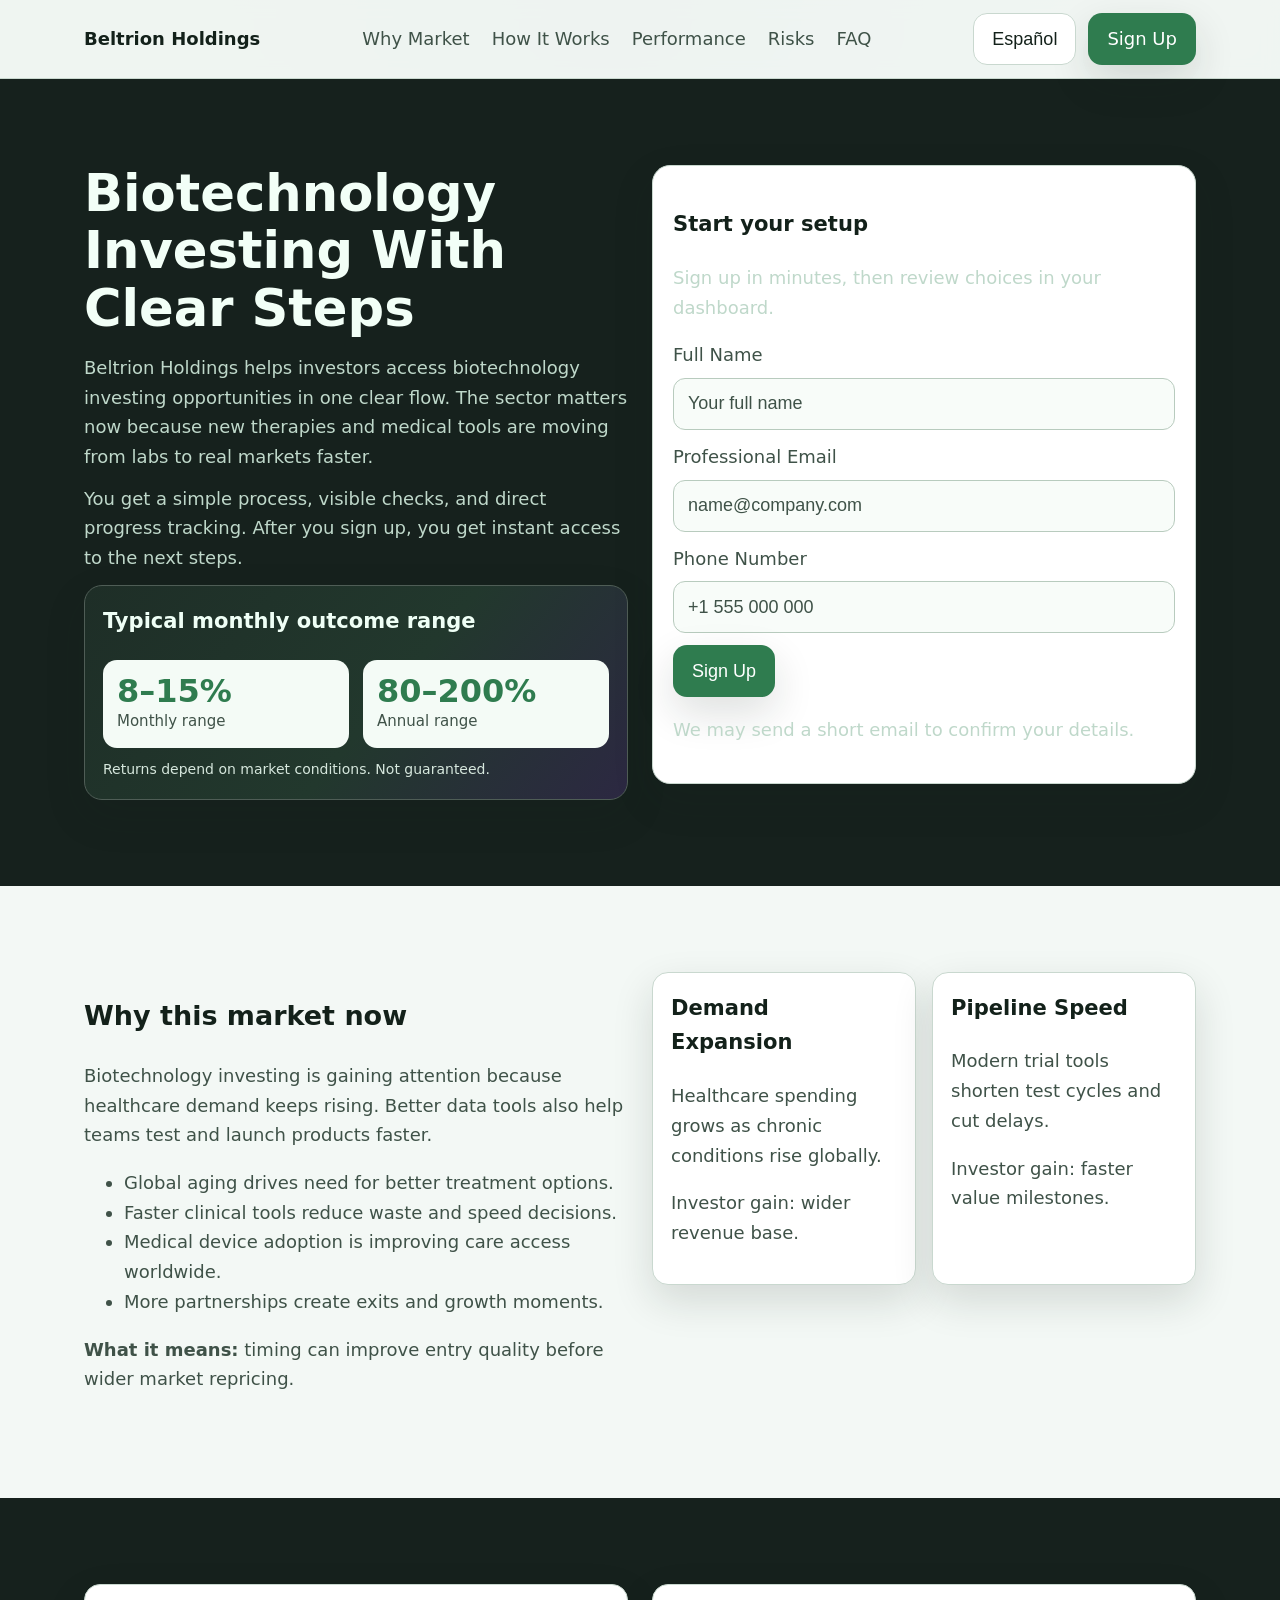
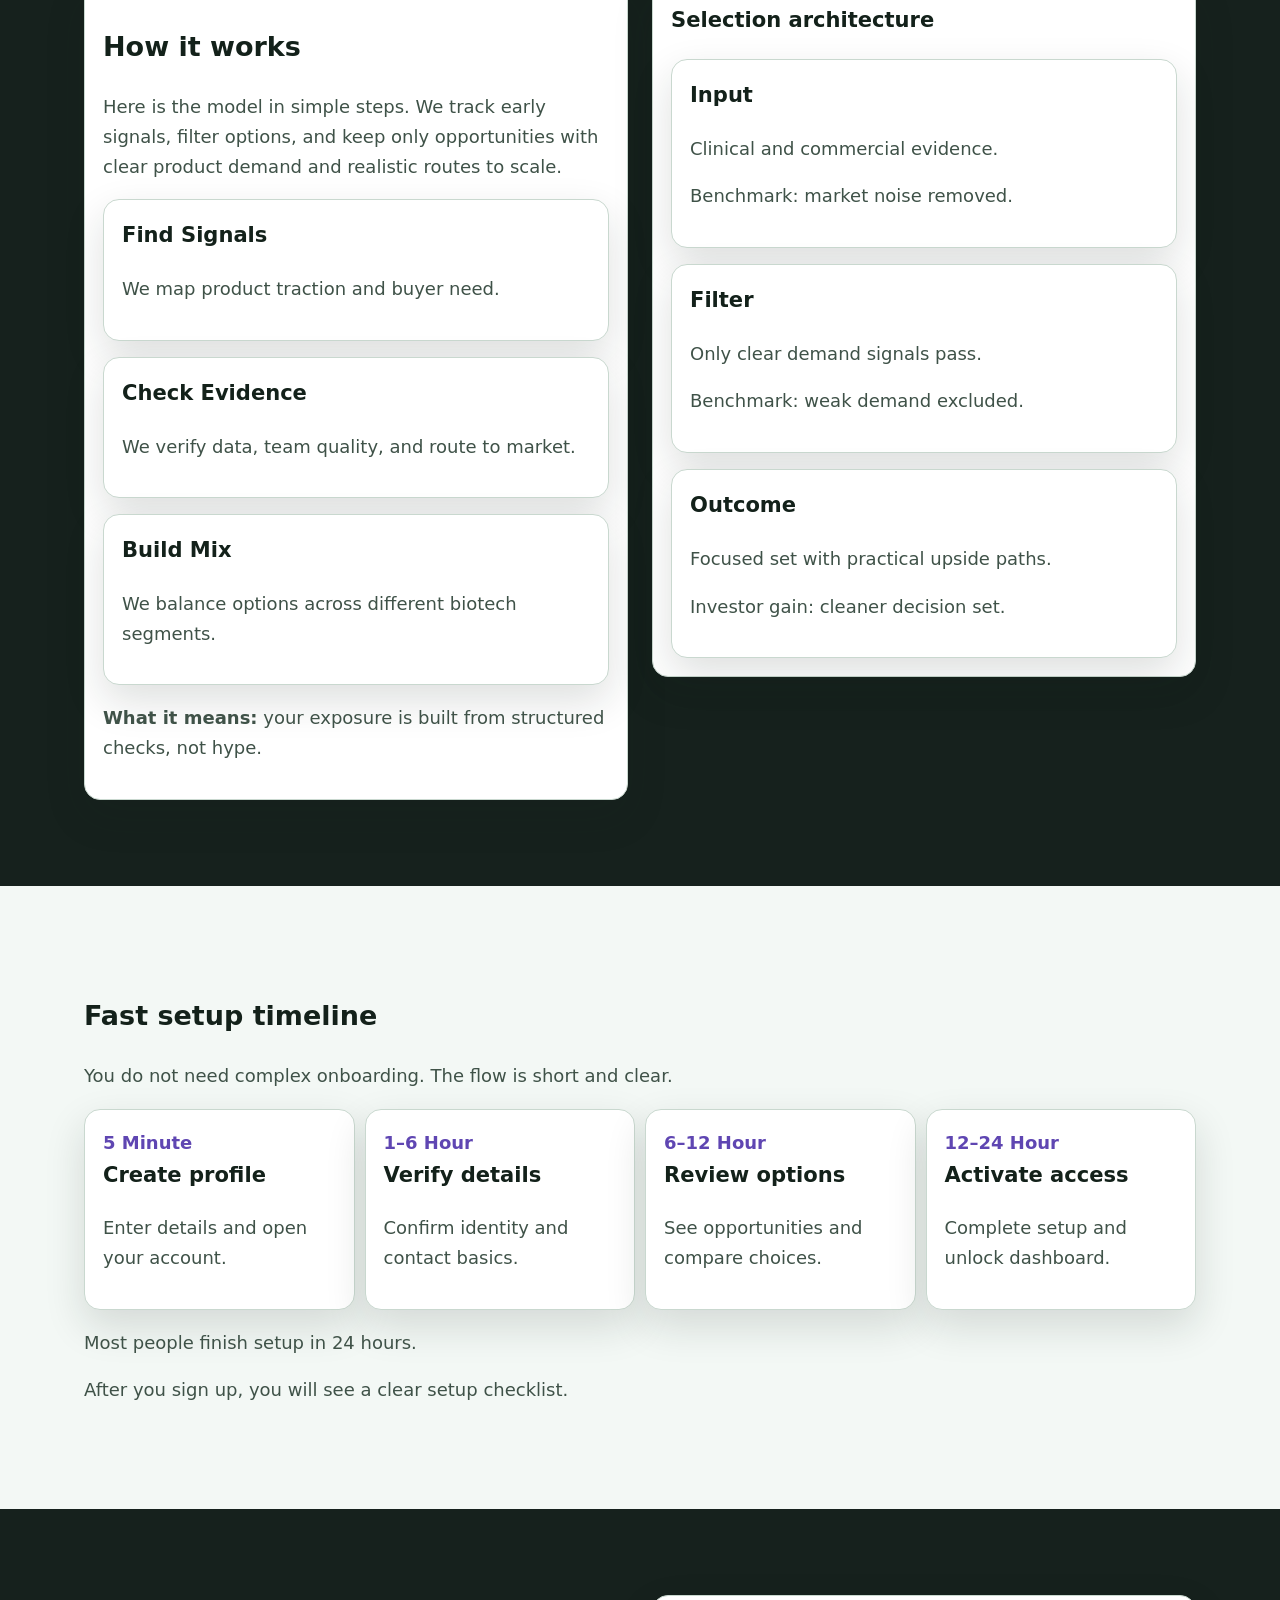
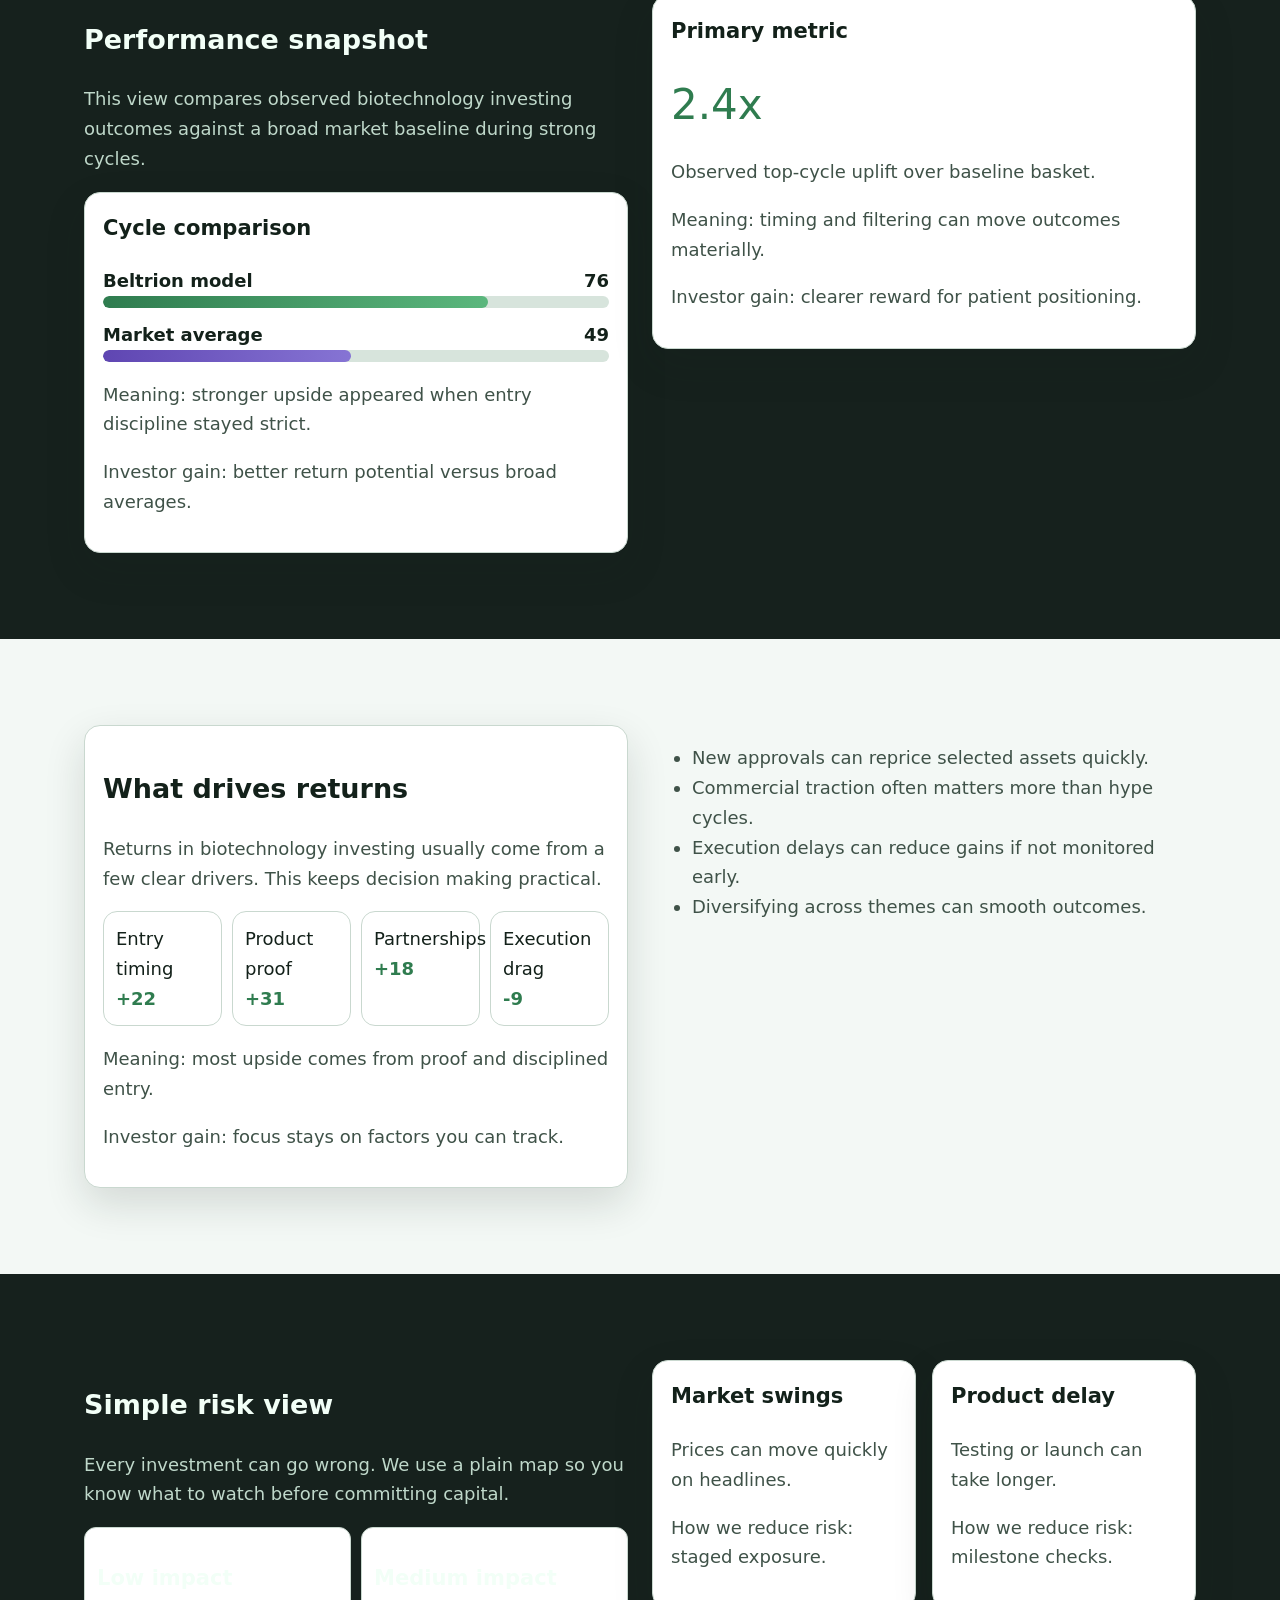
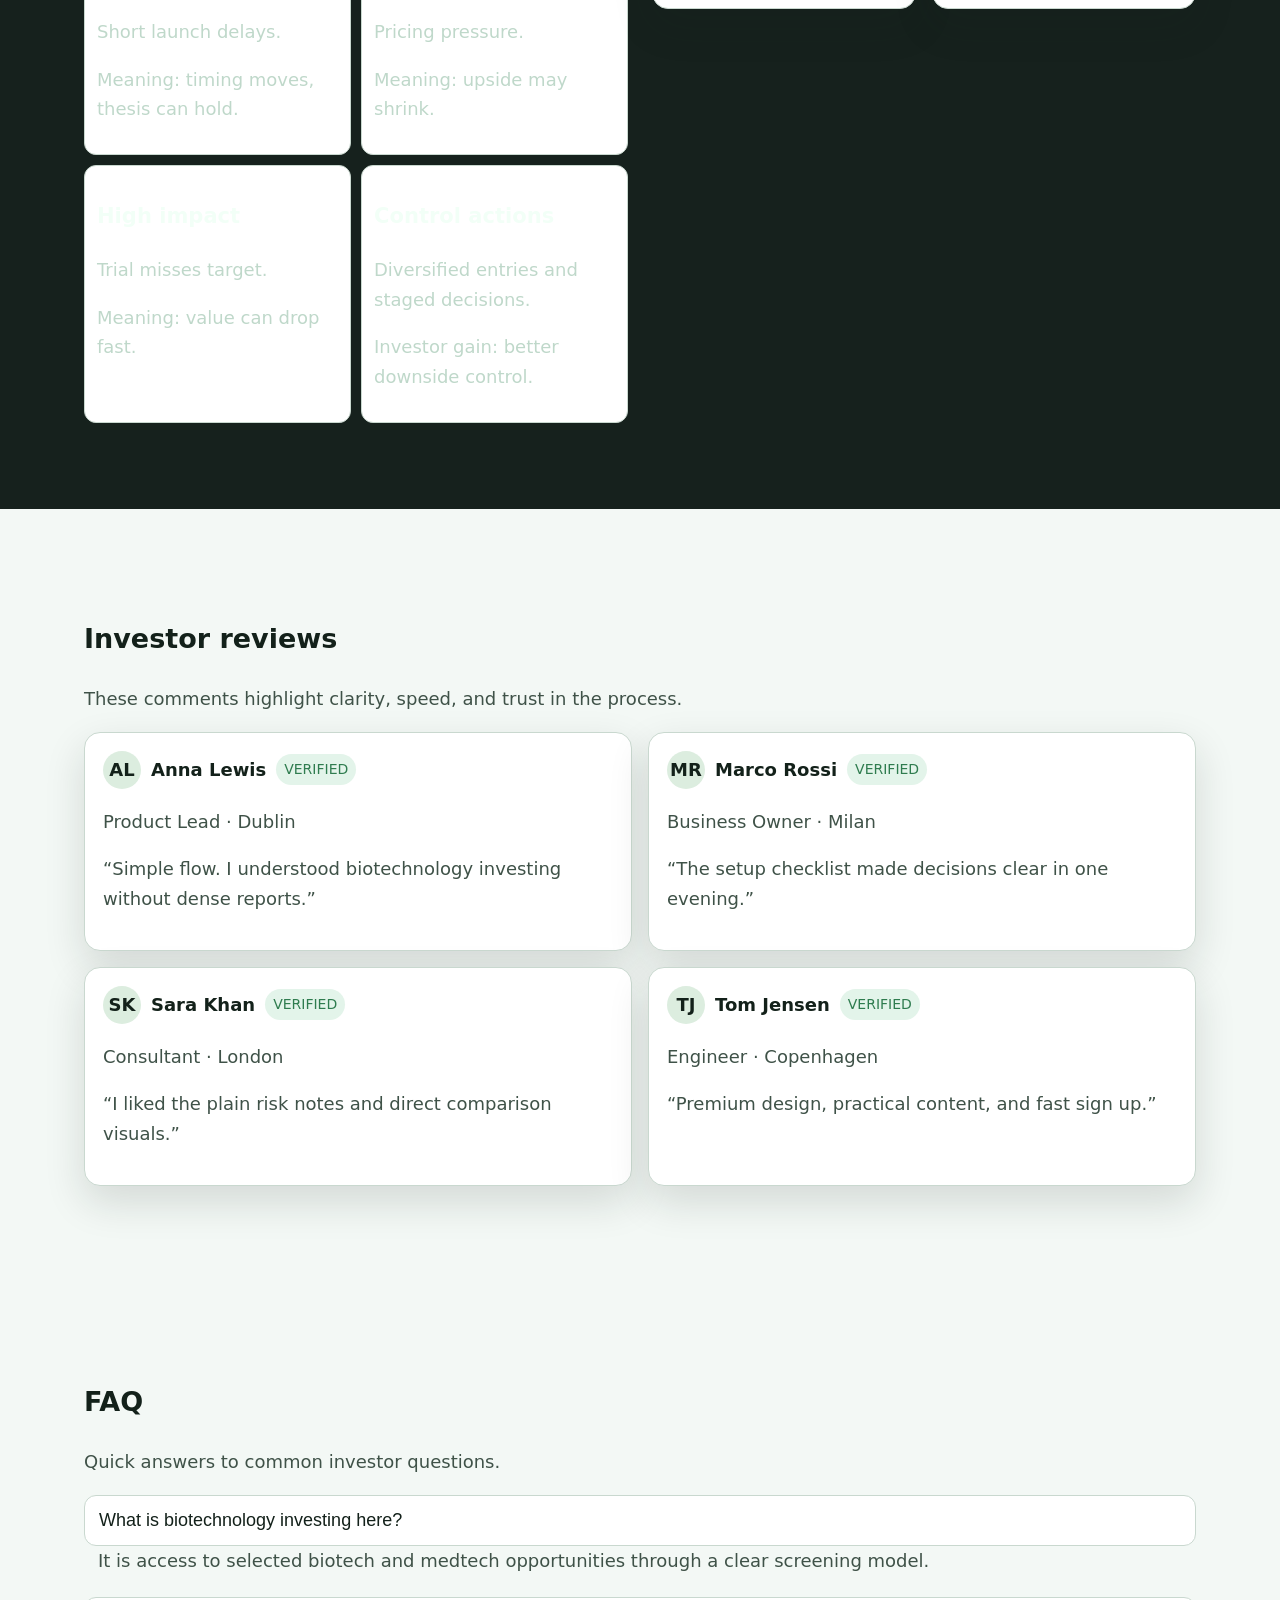
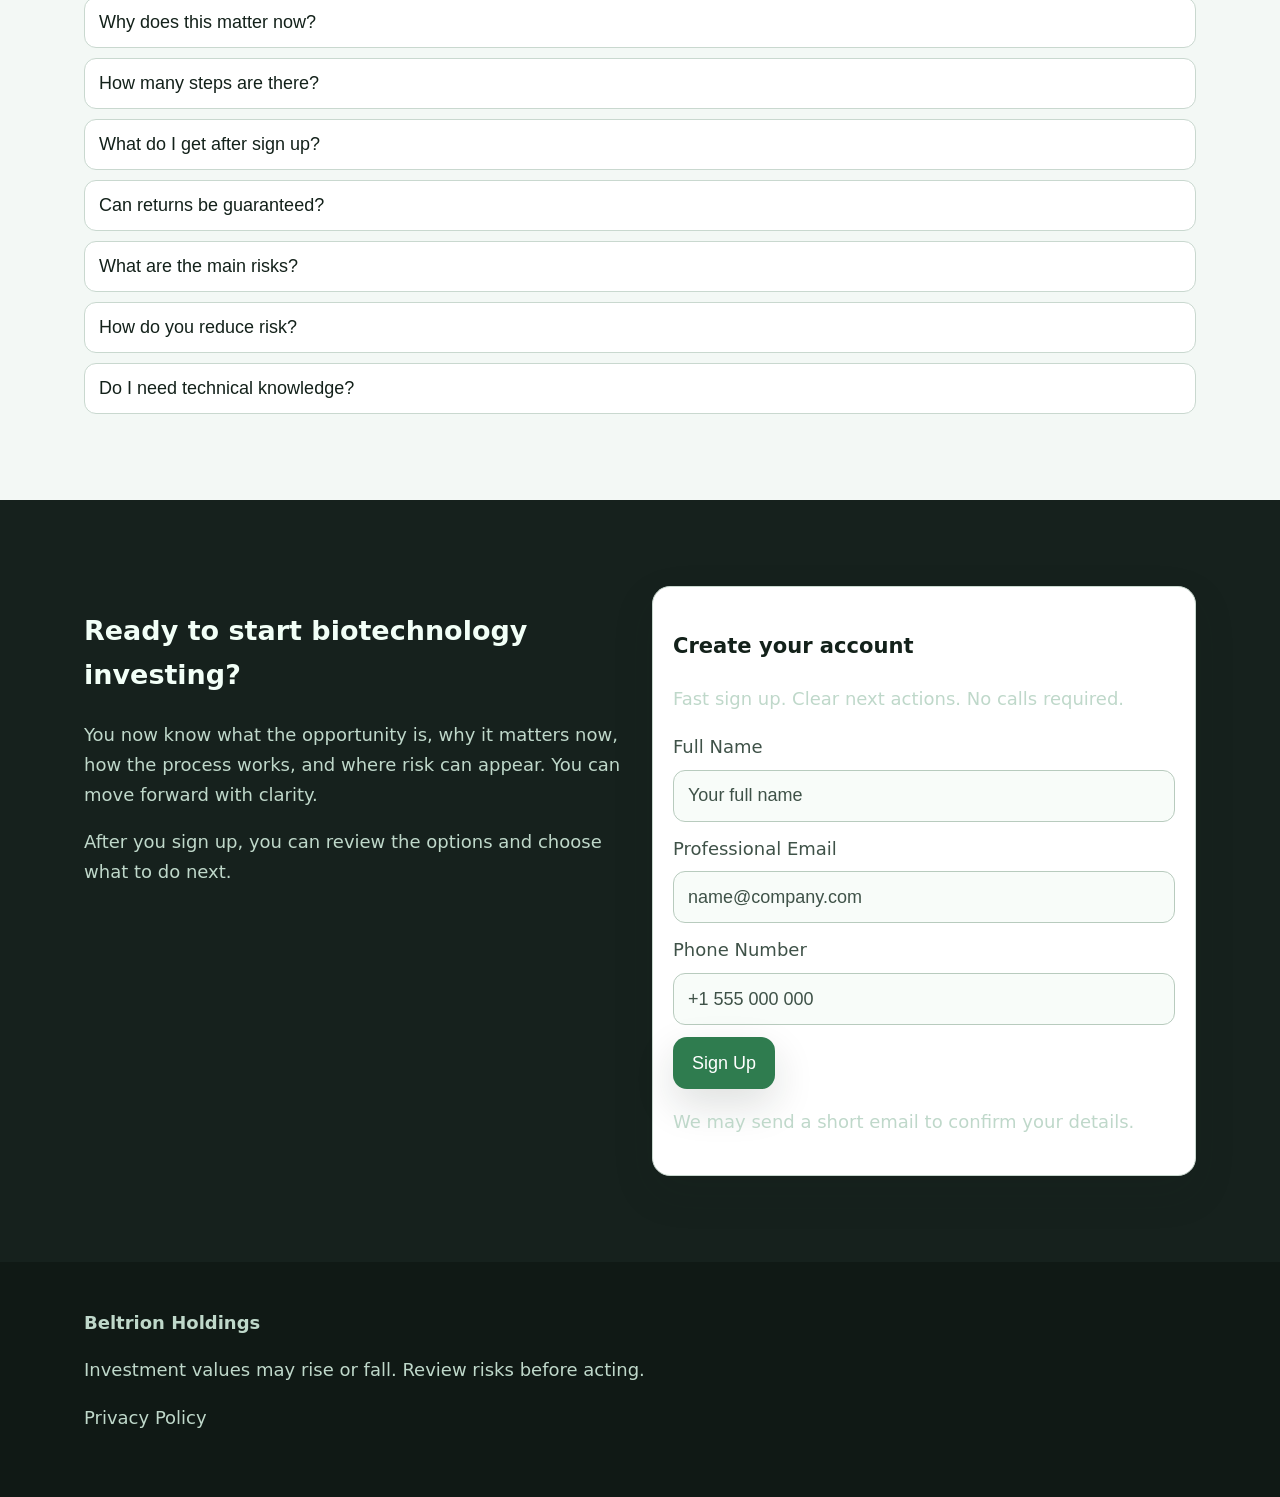
<file: es/index.html>
<!DOCTYPE html>
<html lang="en">
<head>
  <meta charset="UTF-8" />
  <meta name="viewport" content="width=device-width, initial-scale=1.0" />
  <title>Beltrion Holdings | Biotechnology Investing Opportunities (Español)</title>
  <meta name="description" content="Beltrion Holdings offers a clear path to biotechnology investing with simple steps, transparent risk notes, and a fast sign up process." />
  <link rel="canonical" href="https://beltrionholdings.com/es/index.html" />
  <link rel="alternate" hreflang="en" href="https://beltrionholdings.com/index.html" />
  <link rel="alternate" hreflang="de" href="https://beltrionholdings.com/de/index.html" />
  <link rel="alternate" hreflang="fr" href="https://beltrionholdings.com/fr/index.html" />
  <link rel="alternate" hreflang="es" href="https://beltrionholdings.com/es/index.html" />
  <link rel="alternate" hreflang="it" href="https://beltrionholdings.com/it/index.html" />
  <link rel="alternate" hreflang="tr" href="https://beltrionholdings.com/tr/index.html" />
  <link rel="alternate" hreflang="pt" href="https://beltrionholdings.com/pt/index.html" />
  <link rel="alternate" hreflang="ja" href="https://beltrionholdings.com/jp/index.html" />
  <link rel="alternate" hreflang="sk" href="https://beltrionholdings.com/sk/index.html" />
  <link rel="alternate" hreflang="nl-BE" href="https://beltrionholdings.com/be/index.html" />
  <meta property="og:title" content="Beltrion Holdings | Biotechnology Investing" />
  <meta property="og:description" content="A simple and premium way to review biotechnology investing opportunities." />
  <meta property="og:type" content="website" />
  <meta property="og:url" content="https://beltrionholdings.com/es/index.html" />
  <meta name="twitter:card" content="summary_large_image" />
  <meta name="twitter:title" content="Beltrion Holdings | Biotechnology Investing" />
  <meta name="twitter:description" content="Clear biotechnology investing steps for private investors." />
  <link rel="stylesheet" href="../assets/style.css" />
  <script defer src="../assets/app.js"></script>
</head>
<body>
<div class="site-bg" aria-hidden="true"></div>
<header>
  <div class="container header-inner">
    <a class="brand" href="../index.html">Beltrion Holdings</a>
    <nav class="nav-links" aria-label="Main navigation">
      <a href="#market">Why Market</a><a href="#model">How It Works</a><a href="#metrics">Performance</a><a href="#risk">Risks</a><a href="#faq">FAQ</a>
    </nav>
    <div class="right-tools">
      <div class="lang-wrap">
        <button class="lang-btn" aria-haspopup="true" aria-expanded="false">Español</button>
        <div class="lang-menu" role="menu">
          
<a href="../index.html"><svg class="flag" viewBox="0 0 3 2" aria-hidden="true"><rect width="3" height="2" fill="#012169"/><path d="M0 0l3 2M3 0L0 2" stroke="#fff" stroke-width=".35"/><path d="M0 0l3 2M3 0L0 2" stroke="#c8102e" stroke-width=".2"/><rect x="1.25" width=".5" height="2" fill="#fff"/><rect y=".75" width="3" height=".5" fill="#fff"/><rect x="1.35" width=".3" height="2" fill="#c8102e"/><rect y=".85" width="3" height=".3" fill="#c8102e"/></svg>English</a>
<a href="../de/index.html"><svg class="flag" viewBox="0 0 3 2"><rect width="3" height=".67" fill="#000"/><rect y=".67" width="3" height=".67" fill="#dd0000"/><rect y="1.34" width="3" height=".66" fill="#ffce00"/></svg>Deutsch</a>
<a href="../fr/index.html"><svg class="flag" viewBox="0 0 3 2"><rect width="1" height="2" fill="#0055a4"/><rect x="1" width="1" height="2" fill="#fff"/><rect x="2" width="1" height="2" fill="#ef4135"/></svg>Français</a>
<a href="../es/index.html"><svg class="flag" viewBox="0 0 3 2"><rect width="3" height=".5" fill="#aa151b"/><rect y=".5" width="3" height="1" fill="#f1bf00"/><rect y="1.5" width="3" height=".5" fill="#aa151b"/></svg>Español</a>
<a href="../it/index.html"><svg class="flag" viewBox="0 0 3 2"><rect width="1" height="2" fill="#009246"/><rect x="1" width="1" height="2" fill="#fff"/><rect x="2" width="1" height="2" fill="#ce2b37"/></svg>Italiano</a>
<a href="../tr/index.html"><svg class="flag" viewBox="0 0 3 2"><rect width="3" height="2" fill="#e30a17"/><circle cx="1.25" cy="1" r=".45" fill="#fff"/><circle cx="1.35" cy="1" r=".35" fill="#e30a17"/></svg>Türkçe</a>
<a href="../pt/index.html"><svg class="flag" viewBox="0 0 3 2"><rect width="1.2" height="2" fill="#046a38"/><rect x="1.2" width="1.8" height="2" fill="#da291c"/></svg>Português</a>
<a href="../jp/index.html"><svg class="flag" viewBox="0 0 3 2"><rect width="3" height="2" fill="#fff"/><circle cx="1.5" cy="1" r=".5" fill="#bc002d"/></svg>日本語</a>
<a href="../sk/index.html"><svg class="flag" viewBox="0 0 3 2"><rect width="3" height=".67" fill="#fff"/><rect y=".67" width="3" height=".67" fill="#0b4ea2"/><rect y="1.34" width="3" height=".66" fill="#ee1c25"/></svg>Slovak</a>
<a href="../be/index.html"><svg class="flag" viewBox="0 0 3 2"><rect width="1" height="2" fill="#000"/><rect x="1" width="1" height="2" fill="#fdcf00"/><rect x="2" width="1" height="2" fill="#e31b23"/></svg>Nederlands (BE)</a>

        </div>
      </div>
      <a href="#signup" class="btn btn-primary">Sign Up</a>
      <button class="menu-btn" aria-label="Open menu">☰</button>
    </div>
  </div>
</header>
<div class="mobile-drawer" aria-hidden="true">
  <div class="drawer-backdrop"></div>
  <aside class="drawer-panel" role="dialog" aria-modal="true" aria-label="Mobile menu">
    <div class="drawer-head"><strong>Menu</strong><button class="drawer-close" aria-label="Close menu">✕</button></div>
    <nav class="drawer-nav">
      <a href="#market">Why Market</a><a href="#model">How It Works</a><a href="#metrics">Performance</a><a href="#risk">Risks</a><a href="#faq">FAQ</a>
    </nav>
    <div class="lang-wrap">
      <button class="lang-btn" aria-haspopup="true" aria-expanded="false">Español</button>
      <div class="lang-menu">
<a href="../index.html"><svg class="flag" viewBox="0 0 3 2" aria-hidden="true"><rect width="3" height="2" fill="#012169"/><path d="M0 0l3 2M3 0L0 2" stroke="#fff" stroke-width=".35"/><path d="M0 0l3 2M3 0L0 2" stroke="#c8102e" stroke-width=".2"/><rect x="1.25" width=".5" height="2" fill="#fff"/><rect y=".75" width="3" height=".5" fill="#fff"/><rect x="1.35" width=".3" height="2" fill="#c8102e"/><rect y=".85" width="3" height=".3" fill="#c8102e"/></svg>English</a>
<a href="../de/index.html"><svg class="flag" viewBox="0 0 3 2"><rect width="3" height=".67" fill="#000"/><rect y=".67" width="3" height=".67" fill="#dd0000"/><rect y="1.34" width="3" height=".66" fill="#ffce00"/></svg>Deutsch</a>
<a href="../fr/index.html"><svg class="flag" viewBox="0 0 3 2"><rect width="1" height="2" fill="#0055a4"/><rect x="1" width="1" height="2" fill="#fff"/><rect x="2" width="1" height="2" fill="#ef4135"/></svg>Français</a>
<a href="../es/index.html"><svg class="flag" viewBox="0 0 3 2"><rect width="3" height=".5" fill="#aa151b"/><rect y=".5" width="3" height="1" fill="#f1bf00"/><rect y="1.5" width="3" height=".5" fill="#aa151b"/></svg>Español</a>
<a href="../it/index.html"><svg class="flag" viewBox="0 0 3 2"><rect width="1" height="2" fill="#009246"/><rect x="1" width="1" height="2" fill="#fff"/><rect x="2" width="1" height="2" fill="#ce2b37"/></svg>Italiano</a>
<a href="../tr/index.html"><svg class="flag" viewBox="0 0 3 2"><rect width="3" height="2" fill="#e30a17"/><circle cx="1.25" cy="1" r=".45" fill="#fff"/><circle cx="1.35" cy="1" r=".35" fill="#e30a17"/></svg>Türkçe</a>
<a href="../pt/index.html"><svg class="flag" viewBox="0 0 3 2"><rect width="1.2" height="2" fill="#046a38"/><rect x="1.2" width="1.8" height="2" fill="#da291c"/></svg>Português</a>
<a href="../jp/index.html"><svg class="flag" viewBox="0 0 3 2"><rect width="3" height="2" fill="#fff"/><circle cx="1.5" cy="1" r=".5" fill="#bc002d"/></svg>日本語</a>
<a href="../sk/index.html"><svg class="flag" viewBox="0 0 3 2"><rect width="3" height=".67" fill="#fff"/><rect y=".67" width="3" height=".67" fill="#0b4ea2"/><rect y="1.34" width="3" height=".66" fill="#ee1c25"/></svg>Slovak</a>
<a href="../be/index.html"><svg class="flag" viewBox="0 0 3 2"><rect width="1" height="2" fill="#000"/><rect x="1" width="1" height="2" fill="#fdcf00"/><rect x="2" width="1" height="2" fill="#e31b23"/></svg>Nederlands (BE)</a>
</div>
    </div>
    <a href="#signup" class="btn btn-primary">Sign Up</a>
  </aside>
</div>

<section class="section dark" id="hero">
  <div class="container hero-grid">
    <div class="hero-copy">
      <h1>Biotechnology Investing With Clear Steps</h1>
      <p>Beltrion Holdings helps investors access biotechnology investing opportunities in one clear flow. The sector matters now because new therapies and medical tools are moving from labs to real markets faster.</p>
      <p>You get a simple process, visible checks, and direct progress tracking. After you sign up, you get instant access to the next steps.</p>
      <div class="performance-panel visual">
        <h3 style="margin-top:0;color:#effff6;">Typical monthly outcome range</h3>
        <div class="range-grid">
          <article class="range-card"><div class="range-value">8–15%</div><div class="range-label">Monthly range</div></article>
          <article class="range-card"><div class="range-value">80–200%</div><div class="range-label">Annual range</div></article>
        </div>
        <div class="range-note">Returns depend on market conditions. Not guaranteed.</div>
      </div>
    </div>
    <form class="form-card" id="signup" aria-label="Lead form">
      <h3 class="form-title">Start your setup</h3>
      <p class="form-sub">Sign up in minutes, then review choices in your dashboard.</p>
      <div class="form-row"><label for="name1">Full Name</label><input id="name1" type="text" placeholder="Your full name" required /></div>
      <div class="form-row"><label for="email1">Professional Email</label><input id="email1" type="email" placeholder="name@company.com" required /></div>
      <div class="form-row"><label for="phone1">Phone Number</label><input id="phone1" type="tel" placeholder="+1 555 000 000" required /></div>
      <button class="btn btn-primary" type="submit">Sign Up</button>
      <p class="muted">We may send a short email to confirm your details.</p>
    </form>
  </div>
</section>

<section class="section light" id="market"><div class="container split-grid"><div>
  <h2>Why this market now</h2>
  <p>Biotechnology investing is gaining attention because healthcare demand keeps rising. Better data tools also help teams test and launch products faster.</p>
  <ul>
    <li>Global aging drives need for better treatment options.</li>
    <li>Faster clinical tools reduce waste and speed decisions.</li>
    <li>Medical device adoption is improving care access worldwide.</li>
    <li>More partnerships create exits and growth moments.</li>
  </ul>
  <p><strong>What it means:</strong> timing can improve entry quality before wider market repricing.</p>
</div><div class="card-grid">
  <article class="card"><h3>Demand Expansion</h3><p>Healthcare spending grows as chronic conditions rise globally.</p><p class="muted">Investor gain: wider revenue base.</p></article>
  <article class="card"><h3>Pipeline Speed</h3><p>Modern trial tools shorten test cycles and cut delays.</p><p class="muted">Investor gain: faster value milestones.</p></article>
</div></div></section>

<section class="section dark" id="model"><div class="container split-grid"><div class="card">
  <h2>How it works</h2>
  <p>Here is the model in simple steps. We track early signals, filter options, and keep only opportunities with clear product demand and realistic routes to scale.</p>
  <div class="card-grid">
    <article class="card"><h3>Find Signals</h3><p>We map product traction and buyer need.</p></article>
    <article class="card"><h3>Check Evidence</h3><p>We verify data, team quality, and route to market.</p></article>
    <article class="card"><h3>Build Mix</h3><p>We balance options across different biotech segments.</p></article>
  </div>
  <p><strong>What it means:</strong> your exposure is built from structured checks, not hype.</p>
</div><div class="card">
  <h3>Selection architecture</h3>
  <div class="card-grid">
    <article class="card"><h3>Input</h3><p>Clinical and commercial evidence.</p><p class="muted">Benchmark: market noise removed.</p></article>
    <article class="card"><h3>Filter</h3><p>Only clear demand signals pass.</p><p class="muted">Benchmark: weak demand excluded.</p></article>
    <article class="card"><h3>Outcome</h3><p>Focused set with practical upside paths.</p><p class="muted">Investor gain: cleaner decision set.</p></article>
  </div>
</div></div></section>

<section class="section light" id="process"><div class="container">
  <h2>Fast setup timeline</h2>
  <p>You do not need complex onboarding. The flow is short and clear.</p>
  <div class="process-line">
    <article class="card"><span class="step-time">5 Minute</span><h3>Create profile</h3><p>Enter details and open your account.</p></article>
    <article class="card"><span class="step-time">1–6 Hour</span><h3>Verify details</h3><p>Confirm identity and contact basics.</p></article>
    <article class="card"><span class="step-time">6–12 Hour</span><h3>Review options</h3><p>See opportunities and compare choices.</p></article>
    <article class="card"><span class="step-time">12–24 Hour</span><h3>Activate access</h3><p>Complete setup and unlock dashboard.</p></article>
  </div>
  <p>Most people finish setup in 24 hours.</p>
  <p>After you sign up, you will see a clear setup checklist.</p>
</div></section>

<section class="section dark" id="metrics"><div class="container split-grid"><div>
  <h2>Performance snapshot</h2>
  <p>This view compares observed biotechnology investing outcomes against a broad market baseline during strong cycles.</p>
  <div class="card metric-compare visual">
    <h3>Cycle comparison</h3>
    <div class="bar-wrap"><div class="bar-label"><span>Beltrion model</span><span>76</span></div><div class="bar-track"><div class="bar-fill us"></div></div></div>
    <div class="bar-wrap"><div class="bar-label"><span>Market average</span><span>49</span></div><div class="bar-track"><div class="bar-fill market"></div></div></div>
    <p>Meaning: stronger upside appeared when entry discipline stayed strict.</p>
    <p>Investor gain: better return potential versus broad averages.</p>
  </div>
</div><div class="card">
  <h3>Primary metric</h3>
  <p style="font-size:42px;color:var(--accent-a);margin:0;">2.4x</p>
  <p>Observed top-cycle uplift over baseline basket.</p>
  <p>Meaning: timing and filtering can move outcomes materially.</p>
  <p>Investor gain: clearer reward for patient positioning.</p>
</div></div></section>

<section class="section light" id="insights"><div class="container split-grid"><div class="card">
  <h2>What drives returns</h2>
  <p>Returns in biotechnology investing usually come from a few clear drivers. This keeps decision making practical.</p>
  <div class="waterfall visual">
    <article class="w-step"><div>Entry timing</div><div class="v">+22</div></article>
    <article class="w-step"><div>Product proof</div><div class="v">+31</div></article>
    <article class="w-step"><div>Partnerships</div><div class="v">+18</div></article>
    <article class="w-step"><div>Execution drag</div><div class="v">-9</div></article>
  </div>
  <p>Meaning: most upside comes from proof and disciplined entry.</p>
  <p>Investor gain: focus stays on factors you can track.</p>
</div><div>
  <ul>
    <li>New approvals can reprice selected assets quickly.</li>
    <li>Commercial traction often matters more than hype cycles.</li>
    <li>Execution delays can reduce gains if not monitored early.</li>
    <li>Diversifying across themes can smooth outcomes.</li>
  </ul>
</div></div></section>

<section class="section dark" id="risk"><div class="container split-grid"><div>
  <h2>Simple risk view</h2>
  <p>Every investment can go wrong. We use a plain map so you know what to watch before committing capital.</p>
  <div class="risk-matrix visual">
    <article class="risk-cell"><h3>Low impact</h3><p>Short launch delays.</p><p>Meaning: timing moves, thesis can hold.</p></article>
    <article class="risk-cell"><h3>Medium impact</h3><p>Pricing pressure.</p><p>Meaning: upside may shrink.</p></article>
    <article class="risk-cell"><h3>High impact</h3><p>Trial misses target.</p><p>Meaning: value can drop fast.</p></article>
    <article class="risk-cell"><h3>Control actions</h3><p>Diversified entries and staged decisions.</p><p>Investor gain: better downside control.</p></article>
  </div>
</div><div class="card-grid">
  <article class="card"><h3>Market swings</h3><p>Prices can move quickly on headlines.</p><p class="muted">How we reduce risk: staged exposure.</p></article>
  <article class="card"><h3>Product delay</h3><p>Testing or launch can take longer.</p><p class="muted">How we reduce risk: milestone checks.</p></article>
</div></div></section>

<section class="section light" id="reviews"><div class="container">
  <h2>Investor reviews</h2>
  <p>These comments highlight clarity, speed, and trust in the process.</p>
  <div class="review-row">
    <article class="review card"><div class="head"><div class="avatar">AL</div><strong>Anna Lewis</strong><span class="verified">VERIFIED</span></div><p>Product Lead · Dublin</p><p>“Simple flow. I understood biotechnology investing without dense reports.”</p></article>
    <article class="review card"><div class="head"><div class="avatar">MR</div><strong>Marco Rossi</strong><span class="verified">VERIFIED</span></div><p>Business Owner · Milan</p><p>“The setup checklist made decisions clear in one evening.”</p></article>
    <article class="review card"><div class="head"><div class="avatar">SK</div><strong>Sara Khan</strong><span class="verified">VERIFIED</span></div><p>Consultant · London</p><p>“I liked the plain risk notes and direct comparison visuals.”</p></article>
    <article class="review card"><div class="head"><div class="avatar">TJ</div><strong>Tom Jensen</strong><span class="verified">VERIFIED</span></div><p>Engineer · Copenhagen</p><p>“Premium design, practical content, and fast sign up.”</p></article>
  </div>
</div></section>

<section class="section light" id="faq"><div class="container">
  <h2>FAQ</h2>
  <p>Quick answers to common investor questions.</p>
  <div class="faq-list">
    <article class="faq-item open"><button class="faq-btn">What is biotechnology investing here?</button><div class="faq-answer">It is access to selected biotech and medtech opportunities through a clear screening model.</div></article>
    <article class="faq-item"><button class="faq-btn">Why does this matter now?</button><div class="faq-answer">Healthcare demand is growing and innovation cycles are moving faster than before.</div></article>
    <article class="faq-item"><button class="faq-btn">How many steps are there?</button><div class="faq-answer">Four simple setup steps, usually finished in under 24 hours.</div></article>
    <article class="faq-item"><button class="faq-btn">What do I get after sign up?</button><div class="faq-answer">After you sign up, you can review the options and choose what to do next.</div></article>
    <article class="faq-item"><button class="faq-btn">Can returns be guaranteed?</button><div class="faq-answer">No. Returns depend on market conditions and can be lower than expected.</div></article>
    <article class="faq-item"><button class="faq-btn">What are the main risks?</button><div class="faq-answer">Market swings, product delays, and execution issues can reduce outcomes.</div></article>
    <article class="faq-item"><button class="faq-btn">How do you reduce risk?</button><div class="faq-answer">We use staged entries, diversification, and milestone-based review checks.</div></article>
    <article class="faq-item"><button class="faq-btn">Do I need technical knowledge?</button><div class="faq-answer">No. The platform explains each step in plain language.</div></article>
  </div>
</div></section>

<section class="section dark" id="final-cta"><div class="container split-grid"><div>
  <h2>Ready to start biotechnology investing?</h2>
  <p>You now know what the opportunity is, why it matters now, how the process works, and where risk can appear. You can move forward with clarity.</p>
  <p>After you sign up, you can review the options and choose what to do next.</p>
</div>
<form class="form-card" aria-label="Final lead form">
  <h3>Create your account</h3>
  <p>Fast sign up. Clear next actions. No calls required.</p>
  <div class="form-row"><label for="name2">Full Name</label><input id="name2" type="text" placeholder="Your full name" required /></div>
  <div class="form-row"><label for="email2">Professional Email</label><input id="email2" type="email" placeholder="name@company.com" required /></div>
  <div class="form-row"><label for="phone2">Phone Number</label><input id="phone2" type="tel" placeholder="+1 555 000 000" required /></div>
  <button class="btn btn-primary" type="submit">Sign Up</button>
  <p>We may send a short email to confirm your details.</p>
</form></div></section>

<footer class="footer"><div class="container">
  <p><strong>Beltrion Holdings</strong></p>
  <p>Investment values may rise or fall. Review risks before acting.</p>
  <p><a href="#" data-open-privacy>Privacy Policy</a></p>
</div></footer>

<div class="modal" aria-hidden="true">
  <div class="modal-backdrop" data-close-privacy></div>
  <article class="modal-panel" role="dialog" aria-modal="true" aria-label="Privacy Policy">
    <button class="modal-close-x" data-close-privacy aria-label="Close privacy policy">✕</button>
    <h2>Privacy Policy</h2>
    <h3>Introduction</h3><p>We protect your personal data and use it only for clear service needs.</p>
    <h3>Data collection</h3><p>We collect name, professional email, phone number, and activity logs.</p>
    <h3>Legal basis</h3><p>We process data to provide requested services and meet legal obligations.</p>
    <h3>Cookies</h3><p>Cookies support core functions, analytics, and performance monitoring.</p>
    <h3>Retention</h3><p>We keep data only as long as needed for service and law.</p>
    <h3>Third-party sharing</h3><p>We share limited data with secure processors that support operations.</p>
    <h3>Security</h3><p>We use access controls, encryption, and monitoring to protect data.</p>
    <h3>User rights</h3><p>You may request access, correction, deletion, or limited processing.</p>
    <h3>International transfers</h3><p>Some providers operate globally. We use safeguards for cross-border transfers.</p>
    <h3>Industry risk disclosure</h3><p>Biotechnology investing can be volatile. Past outcomes do not guarantee future returns.</p>
    <h3>Contact</h3><p>Questions: privacy@beltrionholdings.com</p>
    <div class="modal-footer"><button class="btn" data-close-privacy>Close</button></div>
  </article>
</div>

<script type="application/ld+json">{"@context":"https://schema.org","@graph":[{"@type":"Organization","name":"Beltrion Holdings","url":"https://beltrionholdings.com"},{"@type":"WebSite","name":"Beltrion Holdings","url":"https://beltrionholdings.com"},{"@type":"FAQPage","mainEntity":[{"@type":"Question","name":"What is biotechnology investing here?","acceptedAnswer":{"@type":"Answer","text":"Access to selected biotech and medtech opportunities through a clear screening model."}},{"@type":"Question","name":"How many steps are there?","acceptedAnswer":{"@type":"Answer","text":"Four setup steps, usually completed within 24 hours."}}]},{"@type":"Review","author":{"@type":"Person","name":"Anna Lewis"},"reviewBody":"Simple flow and clear risk notes.","reviewRating":{"@type":"Rating","ratingValue":"5","bestRating":"5"}}]}</script>
</body></html>
</file>
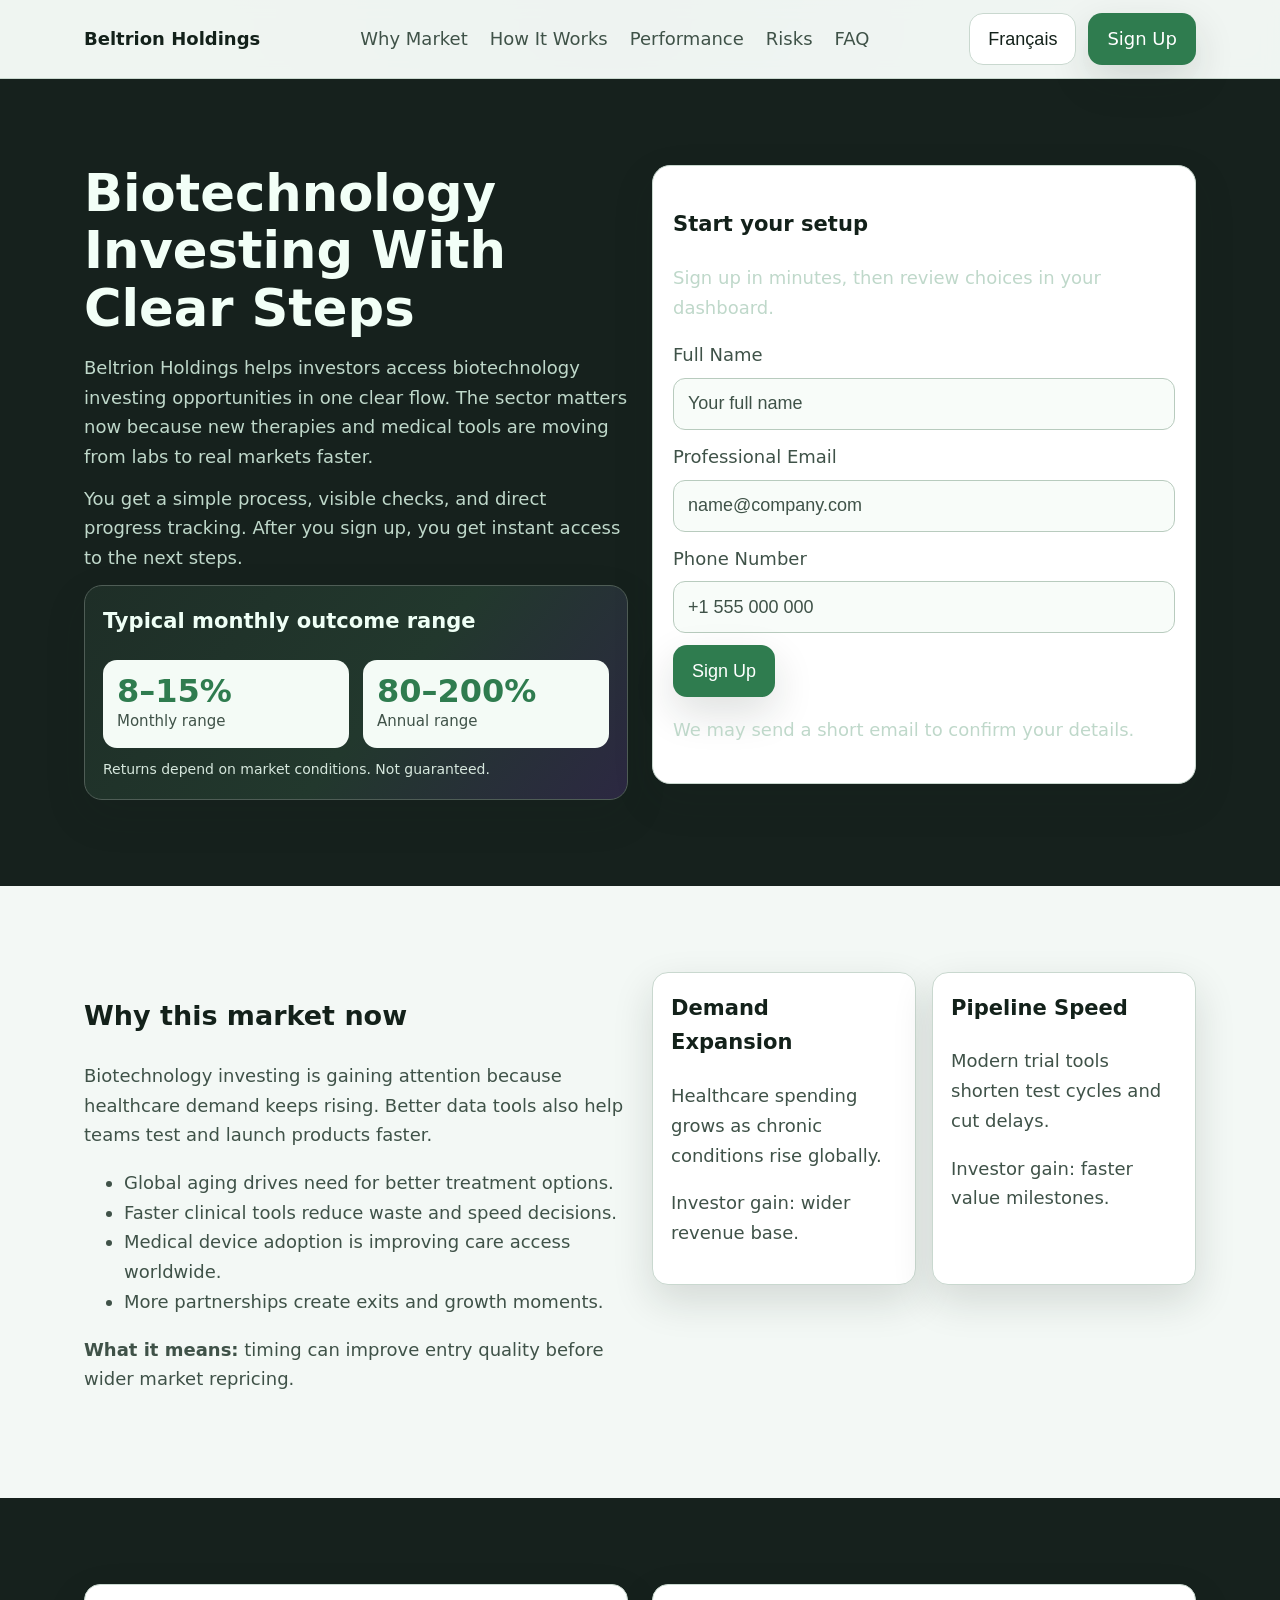
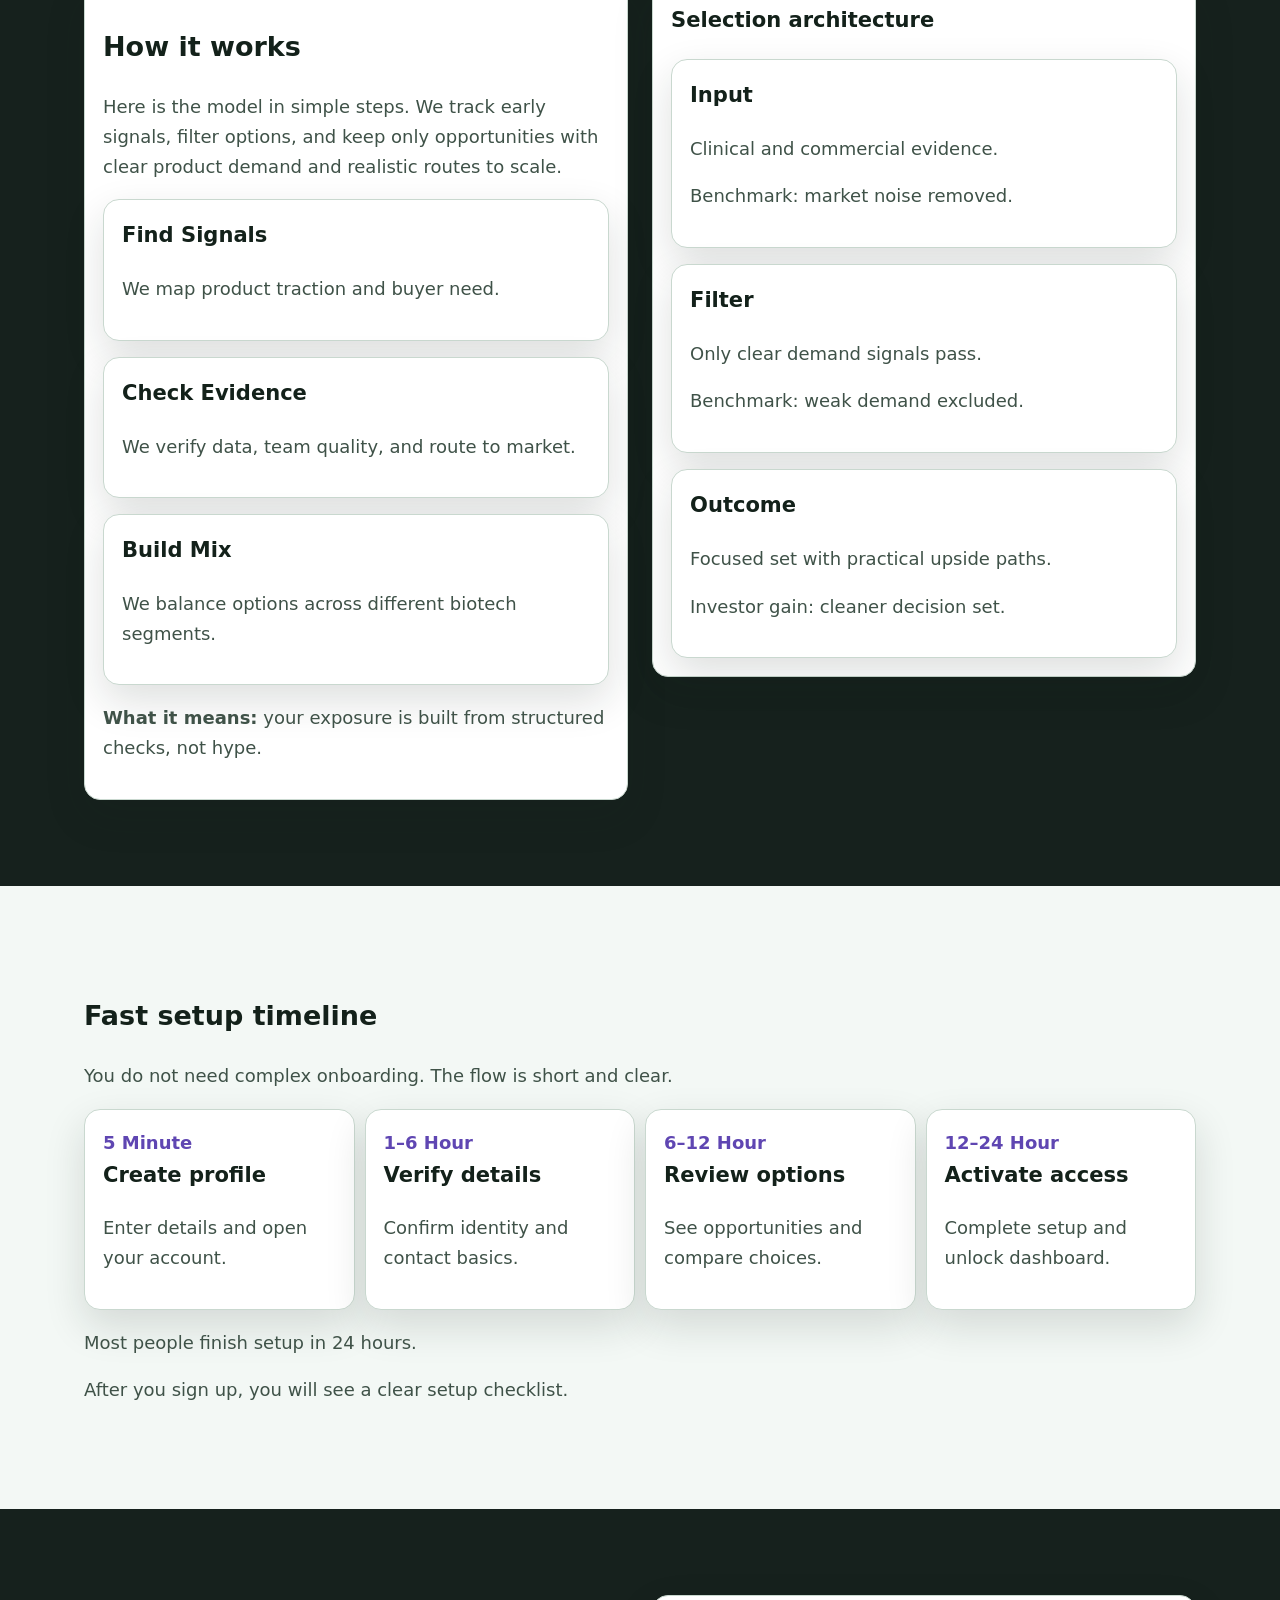
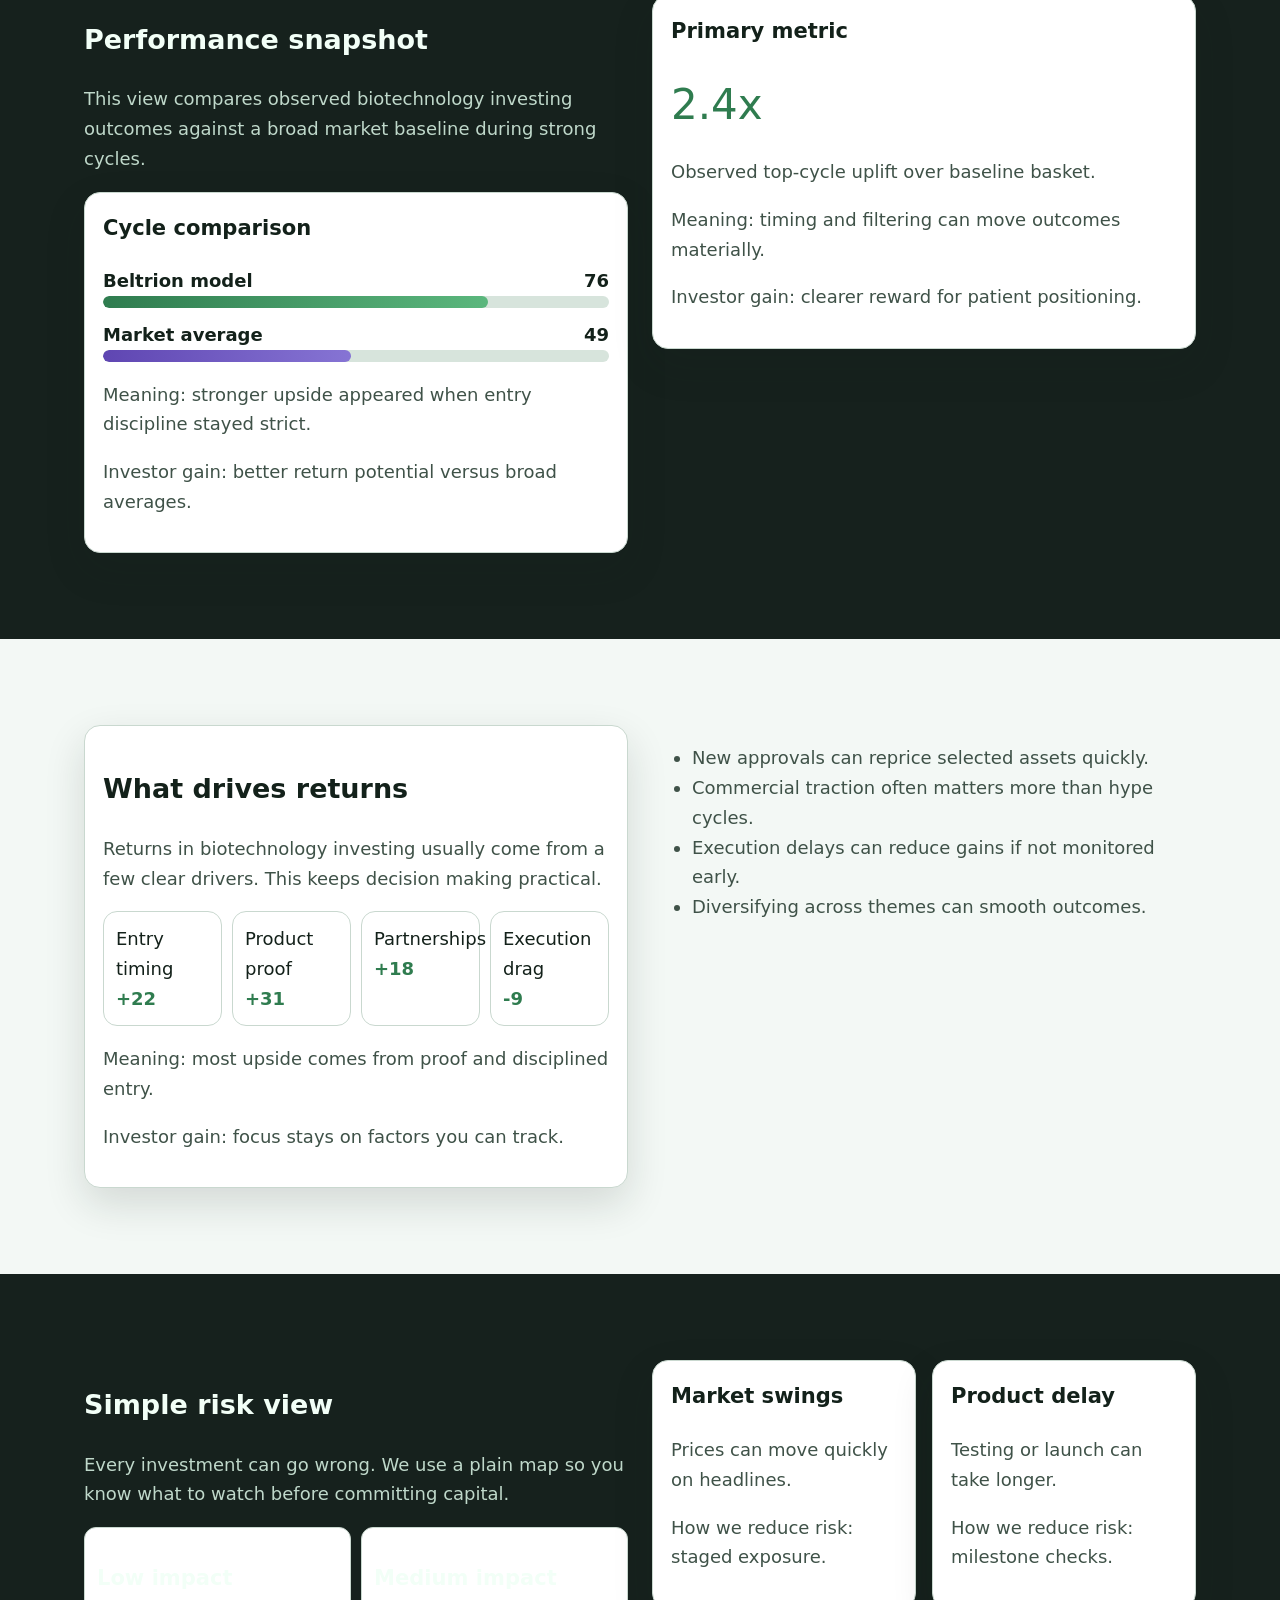
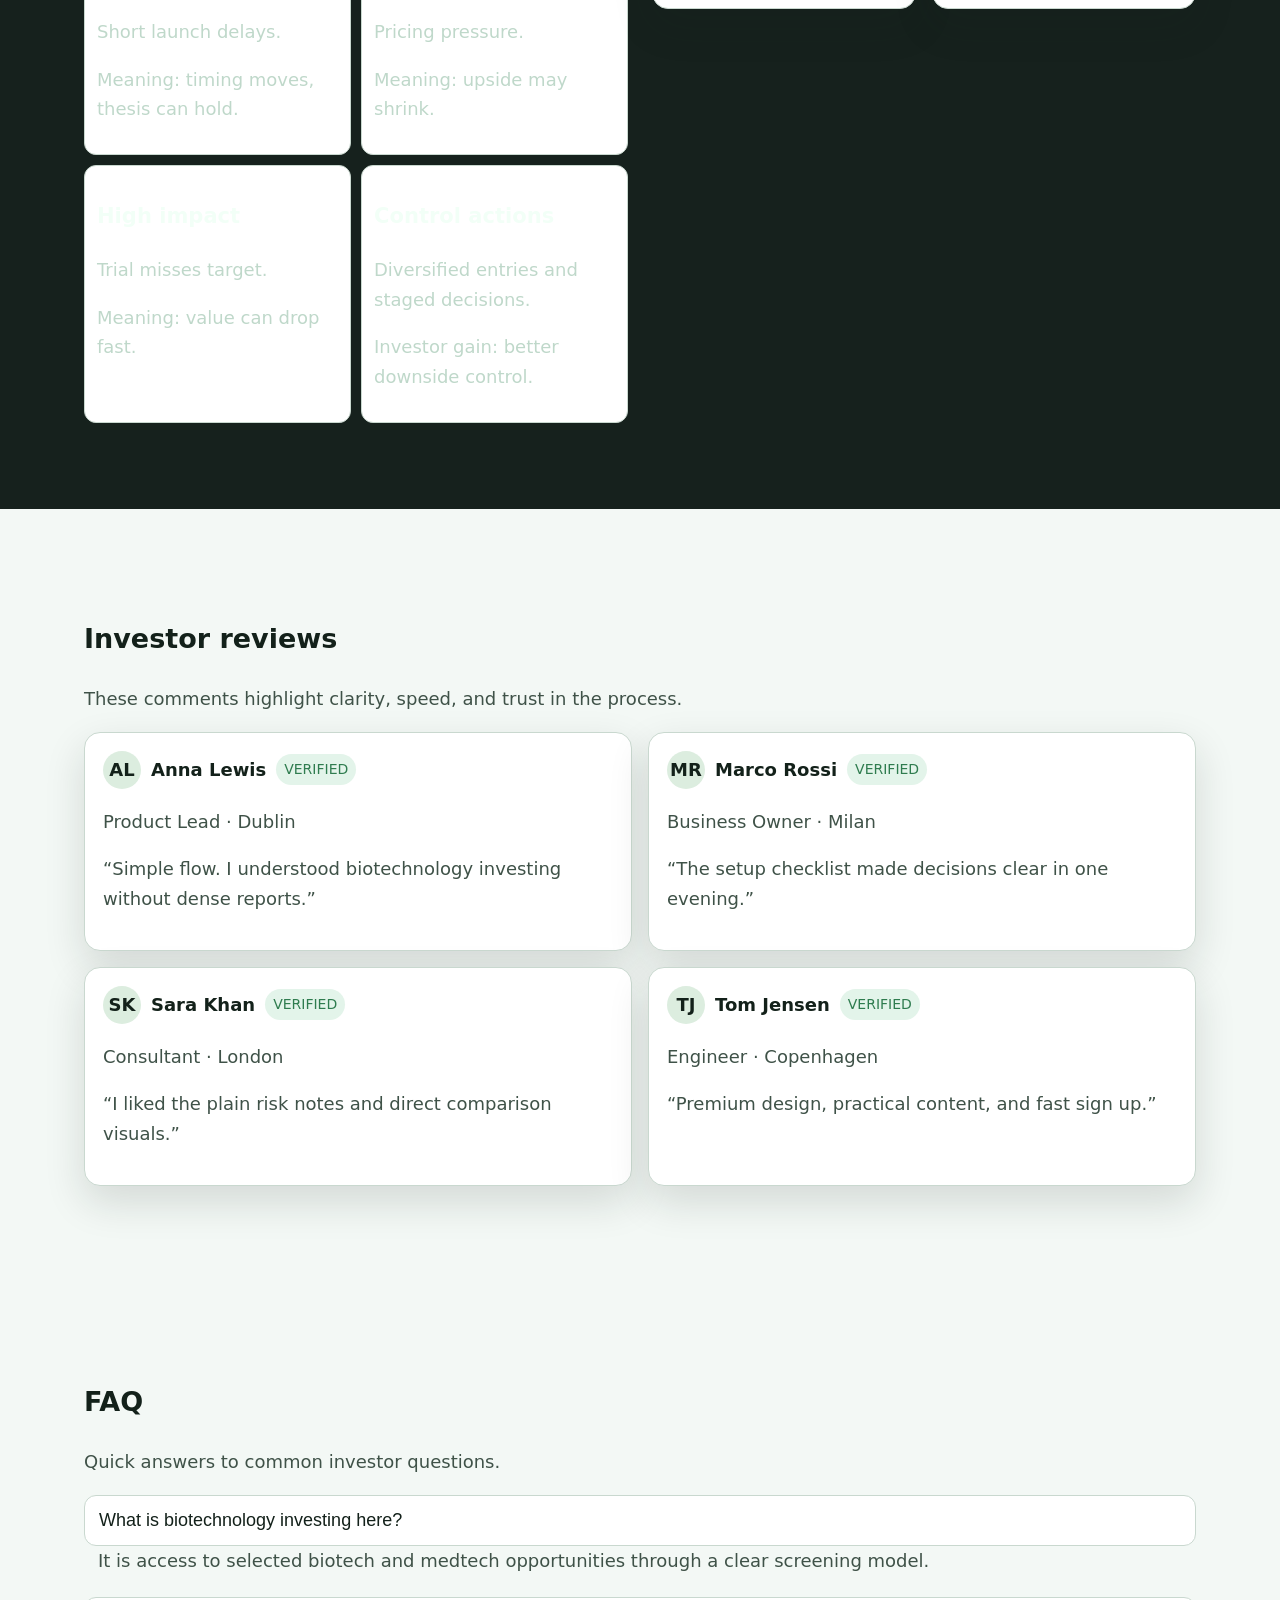
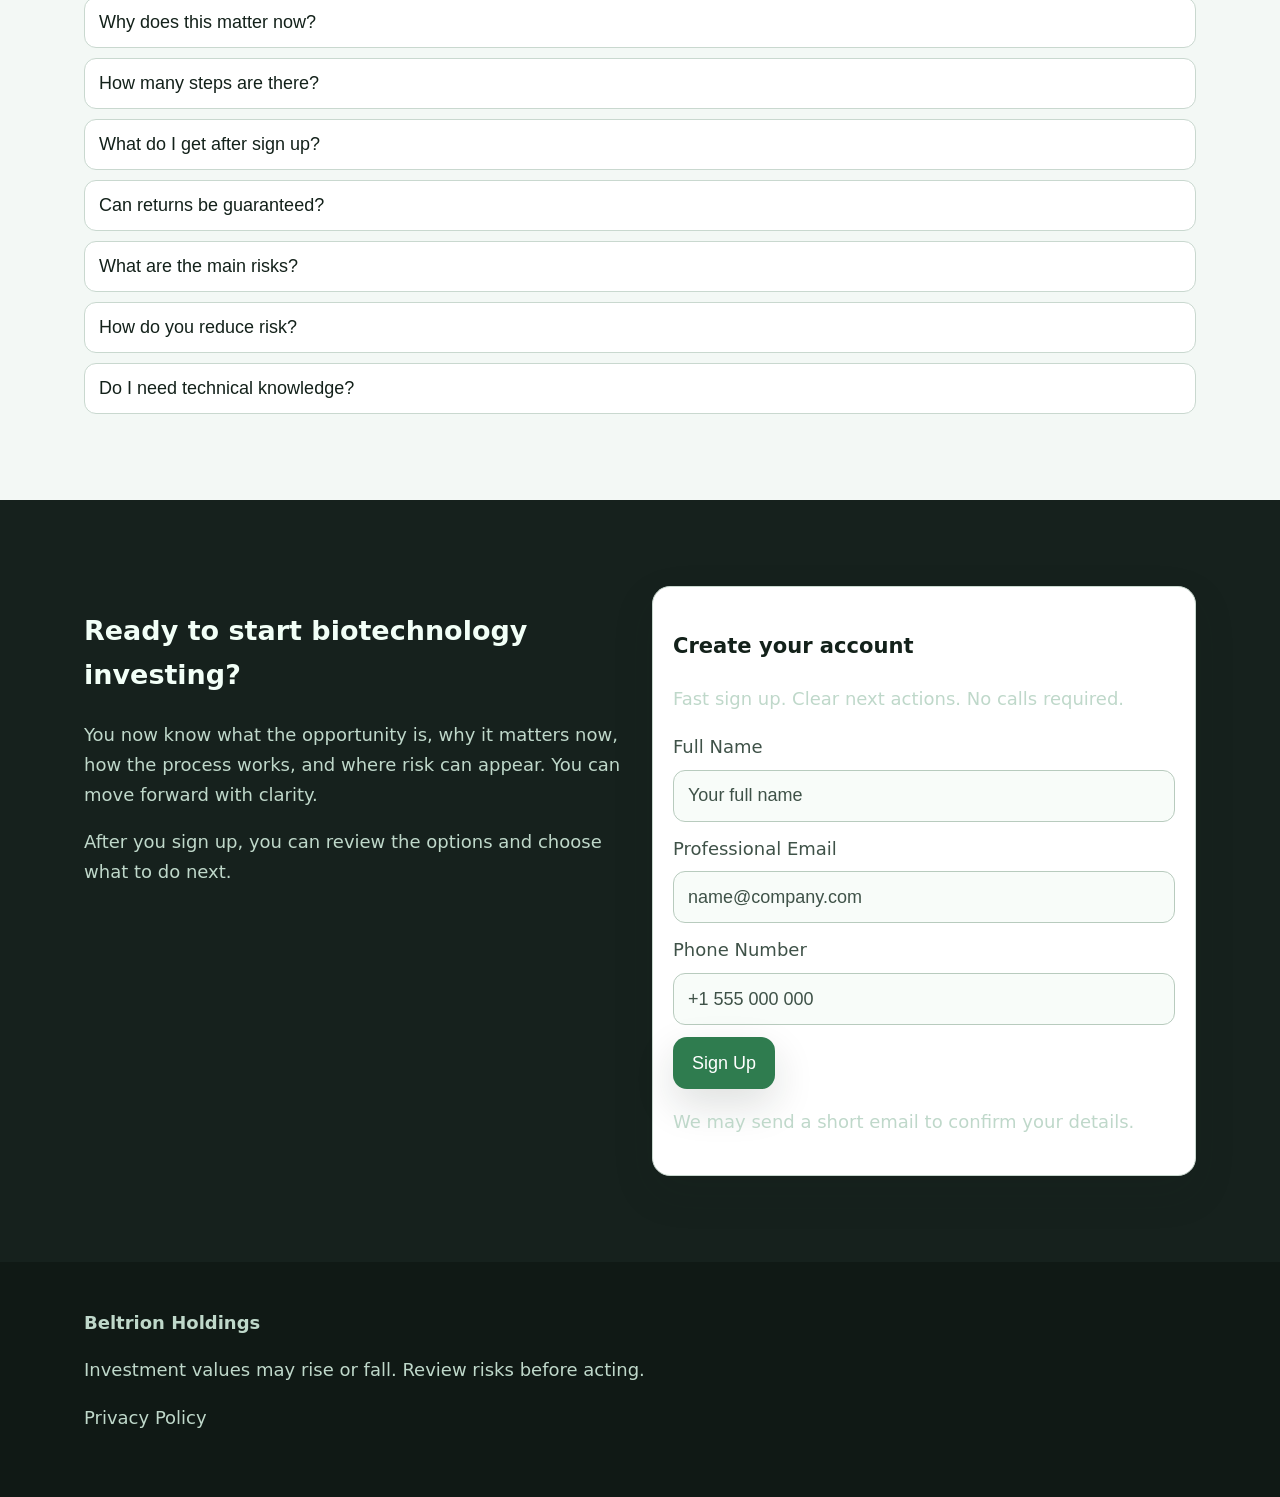
<file: fr/index.html>
<!DOCTYPE html>
<html lang="en">
<head>
  <meta charset="UTF-8" />
  <meta name="viewport" content="width=device-width, initial-scale=1.0" />
  <title>Beltrion Holdings | Biotechnology Investing Opportunities (Français)</title>
  <meta name="description" content="Beltrion Holdings offers a clear path to biotechnology investing with simple steps, transparent risk notes, and a fast sign up process." />
  <link rel="canonical" href="https://beltrionholdings.com/fr/index.html" />
  <link rel="alternate" hreflang="en" href="https://beltrionholdings.com/index.html" />
  <link rel="alternate" hreflang="de" href="https://beltrionholdings.com/de/index.html" />
  <link rel="alternate" hreflang="fr" href="https://beltrionholdings.com/fr/index.html" />
  <link rel="alternate" hreflang="es" href="https://beltrionholdings.com/es/index.html" />
  <link rel="alternate" hreflang="it" href="https://beltrionholdings.com/it/index.html" />
  <link rel="alternate" hreflang="tr" href="https://beltrionholdings.com/tr/index.html" />
  <link rel="alternate" hreflang="pt" href="https://beltrionholdings.com/pt/index.html" />
  <link rel="alternate" hreflang="ja" href="https://beltrionholdings.com/jp/index.html" />
  <link rel="alternate" hreflang="sk" href="https://beltrionholdings.com/sk/index.html" />
  <link rel="alternate" hreflang="nl-BE" href="https://beltrionholdings.com/be/index.html" />
  <meta property="og:title" content="Beltrion Holdings | Biotechnology Investing" />
  <meta property="og:description" content="A simple and premium way to review biotechnology investing opportunities." />
  <meta property="og:type" content="website" />
  <meta property="og:url" content="https://beltrionholdings.com/fr/index.html" />
  <meta name="twitter:card" content="summary_large_image" />
  <meta name="twitter:title" content="Beltrion Holdings | Biotechnology Investing" />
  <meta name="twitter:description" content="Clear biotechnology investing steps for private investors." />
  <link rel="stylesheet" href="../assets/style.css" />
  <script defer src="../assets/app.js"></script>
</head>
<body>
<div class="site-bg" aria-hidden="true"></div>
<header>
  <div class="container header-inner">
    <a class="brand" href="../index.html">Beltrion Holdings</a>
    <nav class="nav-links" aria-label="Main navigation">
      <a href="#market">Why Market</a><a href="#model">How It Works</a><a href="#metrics">Performance</a><a href="#risk">Risks</a><a href="#faq">FAQ</a>
    </nav>
    <div class="right-tools">
      <div class="lang-wrap">
        <button class="lang-btn" aria-haspopup="true" aria-expanded="false">Français</button>
        <div class="lang-menu" role="menu">
          
<a href="../index.html"><svg class="flag" viewBox="0 0 3 2" aria-hidden="true"><rect width="3" height="2" fill="#012169"/><path d="M0 0l3 2M3 0L0 2" stroke="#fff" stroke-width=".35"/><path d="M0 0l3 2M3 0L0 2" stroke="#c8102e" stroke-width=".2"/><rect x="1.25" width=".5" height="2" fill="#fff"/><rect y=".75" width="3" height=".5" fill="#fff"/><rect x="1.35" width=".3" height="2" fill="#c8102e"/><rect y=".85" width="3" height=".3" fill="#c8102e"/></svg>English</a>
<a href="../de/index.html"><svg class="flag" viewBox="0 0 3 2"><rect width="3" height=".67" fill="#000"/><rect y=".67" width="3" height=".67" fill="#dd0000"/><rect y="1.34" width="3" height=".66" fill="#ffce00"/></svg>Deutsch</a>
<a href="../fr/index.html"><svg class="flag" viewBox="0 0 3 2"><rect width="1" height="2" fill="#0055a4"/><rect x="1" width="1" height="2" fill="#fff"/><rect x="2" width="1" height="2" fill="#ef4135"/></svg>Français</a>
<a href="../es/index.html"><svg class="flag" viewBox="0 0 3 2"><rect width="3" height=".5" fill="#aa151b"/><rect y=".5" width="3" height="1" fill="#f1bf00"/><rect y="1.5" width="3" height=".5" fill="#aa151b"/></svg>Español</a>
<a href="../it/index.html"><svg class="flag" viewBox="0 0 3 2"><rect width="1" height="2" fill="#009246"/><rect x="1" width="1" height="2" fill="#fff"/><rect x="2" width="1" height="2" fill="#ce2b37"/></svg>Italiano</a>
<a href="../tr/index.html"><svg class="flag" viewBox="0 0 3 2"><rect width="3" height="2" fill="#e30a17"/><circle cx="1.25" cy="1" r=".45" fill="#fff"/><circle cx="1.35" cy="1" r=".35" fill="#e30a17"/></svg>Türkçe</a>
<a href="../pt/index.html"><svg class="flag" viewBox="0 0 3 2"><rect width="1.2" height="2" fill="#046a38"/><rect x="1.2" width="1.8" height="2" fill="#da291c"/></svg>Português</a>
<a href="../jp/index.html"><svg class="flag" viewBox="0 0 3 2"><rect width="3" height="2" fill="#fff"/><circle cx="1.5" cy="1" r=".5" fill="#bc002d"/></svg>日本語</a>
<a href="../sk/index.html"><svg class="flag" viewBox="0 0 3 2"><rect width="3" height=".67" fill="#fff"/><rect y=".67" width="3" height=".67" fill="#0b4ea2"/><rect y="1.34" width="3" height=".66" fill="#ee1c25"/></svg>Slovak</a>
<a href="../be/index.html"><svg class="flag" viewBox="0 0 3 2"><rect width="1" height="2" fill="#000"/><rect x="1" width="1" height="2" fill="#fdcf00"/><rect x="2" width="1" height="2" fill="#e31b23"/></svg>Nederlands (BE)</a>

        </div>
      </div>
      <a href="#signup" class="btn btn-primary">Sign Up</a>
      <button class="menu-btn" aria-label="Open menu">☰</button>
    </div>
  </div>
</header>
<div class="mobile-drawer" aria-hidden="true">
  <div class="drawer-backdrop"></div>
  <aside class="drawer-panel" role="dialog" aria-modal="true" aria-label="Mobile menu">
    <div class="drawer-head"><strong>Menu</strong><button class="drawer-close" aria-label="Close menu">✕</button></div>
    <nav class="drawer-nav">
      <a href="#market">Why Market</a><a href="#model">How It Works</a><a href="#metrics">Performance</a><a href="#risk">Risks</a><a href="#faq">FAQ</a>
    </nav>
    <div class="lang-wrap">
      <button class="lang-btn" aria-haspopup="true" aria-expanded="false">Français</button>
      <div class="lang-menu">
<a href="../index.html"><svg class="flag" viewBox="0 0 3 2" aria-hidden="true"><rect width="3" height="2" fill="#012169"/><path d="M0 0l3 2M3 0L0 2" stroke="#fff" stroke-width=".35"/><path d="M0 0l3 2M3 0L0 2" stroke="#c8102e" stroke-width=".2"/><rect x="1.25" width=".5" height="2" fill="#fff"/><rect y=".75" width="3" height=".5" fill="#fff"/><rect x="1.35" width=".3" height="2" fill="#c8102e"/><rect y=".85" width="3" height=".3" fill="#c8102e"/></svg>English</a>
<a href="../de/index.html"><svg class="flag" viewBox="0 0 3 2"><rect width="3" height=".67" fill="#000"/><rect y=".67" width="3" height=".67" fill="#dd0000"/><rect y="1.34" width="3" height=".66" fill="#ffce00"/></svg>Deutsch</a>
<a href="../fr/index.html"><svg class="flag" viewBox="0 0 3 2"><rect width="1" height="2" fill="#0055a4"/><rect x="1" width="1" height="2" fill="#fff"/><rect x="2" width="1" height="2" fill="#ef4135"/></svg>Français</a>
<a href="../es/index.html"><svg class="flag" viewBox="0 0 3 2"><rect width="3" height=".5" fill="#aa151b"/><rect y=".5" width="3" height="1" fill="#f1bf00"/><rect y="1.5" width="3" height=".5" fill="#aa151b"/></svg>Español</a>
<a href="../it/index.html"><svg class="flag" viewBox="0 0 3 2"><rect width="1" height="2" fill="#009246"/><rect x="1" width="1" height="2" fill="#fff"/><rect x="2" width="1" height="2" fill="#ce2b37"/></svg>Italiano</a>
<a href="../tr/index.html"><svg class="flag" viewBox="0 0 3 2"><rect width="3" height="2" fill="#e30a17"/><circle cx="1.25" cy="1" r=".45" fill="#fff"/><circle cx="1.35" cy="1" r=".35" fill="#e30a17"/></svg>Türkçe</a>
<a href="../pt/index.html"><svg class="flag" viewBox="0 0 3 2"><rect width="1.2" height="2" fill="#046a38"/><rect x="1.2" width="1.8" height="2" fill="#da291c"/></svg>Português</a>
<a href="../jp/index.html"><svg class="flag" viewBox="0 0 3 2"><rect width="3" height="2" fill="#fff"/><circle cx="1.5" cy="1" r=".5" fill="#bc002d"/></svg>日本語</a>
<a href="../sk/index.html"><svg class="flag" viewBox="0 0 3 2"><rect width="3" height=".67" fill="#fff"/><rect y=".67" width="3" height=".67" fill="#0b4ea2"/><rect y="1.34" width="3" height=".66" fill="#ee1c25"/></svg>Slovak</a>
<a href="../be/index.html"><svg class="flag" viewBox="0 0 3 2"><rect width="1" height="2" fill="#000"/><rect x="1" width="1" height="2" fill="#fdcf00"/><rect x="2" width="1" height="2" fill="#e31b23"/></svg>Nederlands (BE)</a>
</div>
    </div>
    <a href="#signup" class="btn btn-primary">Sign Up</a>
  </aside>
</div>

<section class="section dark" id="hero">
  <div class="container hero-grid">
    <div class="hero-copy">
      <h1>Biotechnology Investing With Clear Steps</h1>
      <p>Beltrion Holdings helps investors access biotechnology investing opportunities in one clear flow. The sector matters now because new therapies and medical tools are moving from labs to real markets faster.</p>
      <p>You get a simple process, visible checks, and direct progress tracking. After you sign up, you get instant access to the next steps.</p>
      <div class="performance-panel visual">
        <h3 style="margin-top:0;color:#effff6;">Typical monthly outcome range</h3>
        <div class="range-grid">
          <article class="range-card"><div class="range-value">8–15%</div><div class="range-label">Monthly range</div></article>
          <article class="range-card"><div class="range-value">80–200%</div><div class="range-label">Annual range</div></article>
        </div>
        <div class="range-note">Returns depend on market conditions. Not guaranteed.</div>
      </div>
    </div>
    <form class="form-card" id="signup" aria-label="Lead form">
      <h3 class="form-title">Start your setup</h3>
      <p class="form-sub">Sign up in minutes, then review choices in your dashboard.</p>
      <div class="form-row"><label for="name1">Full Name</label><input id="name1" type="text" placeholder="Your full name" required /></div>
      <div class="form-row"><label for="email1">Professional Email</label><input id="email1" type="email" placeholder="name@company.com" required /></div>
      <div class="form-row"><label for="phone1">Phone Number</label><input id="phone1" type="tel" placeholder="+1 555 000 000" required /></div>
      <button class="btn btn-primary" type="submit">Sign Up</button>
      <p class="muted">We may send a short email to confirm your details.</p>
    </form>
  </div>
</section>

<section class="section light" id="market"><div class="container split-grid"><div>
  <h2>Why this market now</h2>
  <p>Biotechnology investing is gaining attention because healthcare demand keeps rising. Better data tools also help teams test and launch products faster.</p>
  <ul>
    <li>Global aging drives need for better treatment options.</li>
    <li>Faster clinical tools reduce waste and speed decisions.</li>
    <li>Medical device adoption is improving care access worldwide.</li>
    <li>More partnerships create exits and growth moments.</li>
  </ul>
  <p><strong>What it means:</strong> timing can improve entry quality before wider market repricing.</p>
</div><div class="card-grid">
  <article class="card"><h3>Demand Expansion</h3><p>Healthcare spending grows as chronic conditions rise globally.</p><p class="muted">Investor gain: wider revenue base.</p></article>
  <article class="card"><h3>Pipeline Speed</h3><p>Modern trial tools shorten test cycles and cut delays.</p><p class="muted">Investor gain: faster value milestones.</p></article>
</div></div></section>

<section class="section dark" id="model"><div class="container split-grid"><div class="card">
  <h2>How it works</h2>
  <p>Here is the model in simple steps. We track early signals, filter options, and keep only opportunities with clear product demand and realistic routes to scale.</p>
  <div class="card-grid">
    <article class="card"><h3>Find Signals</h3><p>We map product traction and buyer need.</p></article>
    <article class="card"><h3>Check Evidence</h3><p>We verify data, team quality, and route to market.</p></article>
    <article class="card"><h3>Build Mix</h3><p>We balance options across different biotech segments.</p></article>
  </div>
  <p><strong>What it means:</strong> your exposure is built from structured checks, not hype.</p>
</div><div class="card">
  <h3>Selection architecture</h3>
  <div class="card-grid">
    <article class="card"><h3>Input</h3><p>Clinical and commercial evidence.</p><p class="muted">Benchmark: market noise removed.</p></article>
    <article class="card"><h3>Filter</h3><p>Only clear demand signals pass.</p><p class="muted">Benchmark: weak demand excluded.</p></article>
    <article class="card"><h3>Outcome</h3><p>Focused set with practical upside paths.</p><p class="muted">Investor gain: cleaner decision set.</p></article>
  </div>
</div></div></section>

<section class="section light" id="process"><div class="container">
  <h2>Fast setup timeline</h2>
  <p>You do not need complex onboarding. The flow is short and clear.</p>
  <div class="process-line">
    <article class="card"><span class="step-time">5 Minute</span><h3>Create profile</h3><p>Enter details and open your account.</p></article>
    <article class="card"><span class="step-time">1–6 Hour</span><h3>Verify details</h3><p>Confirm identity and contact basics.</p></article>
    <article class="card"><span class="step-time">6–12 Hour</span><h3>Review options</h3><p>See opportunities and compare choices.</p></article>
    <article class="card"><span class="step-time">12–24 Hour</span><h3>Activate access</h3><p>Complete setup and unlock dashboard.</p></article>
  </div>
  <p>Most people finish setup in 24 hours.</p>
  <p>After you sign up, you will see a clear setup checklist.</p>
</div></section>

<section class="section dark" id="metrics"><div class="container split-grid"><div>
  <h2>Performance snapshot</h2>
  <p>This view compares observed biotechnology investing outcomes against a broad market baseline during strong cycles.</p>
  <div class="card metric-compare visual">
    <h3>Cycle comparison</h3>
    <div class="bar-wrap"><div class="bar-label"><span>Beltrion model</span><span>76</span></div><div class="bar-track"><div class="bar-fill us"></div></div></div>
    <div class="bar-wrap"><div class="bar-label"><span>Market average</span><span>49</span></div><div class="bar-track"><div class="bar-fill market"></div></div></div>
    <p>Meaning: stronger upside appeared when entry discipline stayed strict.</p>
    <p>Investor gain: better return potential versus broad averages.</p>
  </div>
</div><div class="card">
  <h3>Primary metric</h3>
  <p style="font-size:42px;color:var(--accent-a);margin:0;">2.4x</p>
  <p>Observed top-cycle uplift over baseline basket.</p>
  <p>Meaning: timing and filtering can move outcomes materially.</p>
  <p>Investor gain: clearer reward for patient positioning.</p>
</div></div></section>

<section class="section light" id="insights"><div class="container split-grid"><div class="card">
  <h2>What drives returns</h2>
  <p>Returns in biotechnology investing usually come from a few clear drivers. This keeps decision making practical.</p>
  <div class="waterfall visual">
    <article class="w-step"><div>Entry timing</div><div class="v">+22</div></article>
    <article class="w-step"><div>Product proof</div><div class="v">+31</div></article>
    <article class="w-step"><div>Partnerships</div><div class="v">+18</div></article>
    <article class="w-step"><div>Execution drag</div><div class="v">-9</div></article>
  </div>
  <p>Meaning: most upside comes from proof and disciplined entry.</p>
  <p>Investor gain: focus stays on factors you can track.</p>
</div><div>
  <ul>
    <li>New approvals can reprice selected assets quickly.</li>
    <li>Commercial traction often matters more than hype cycles.</li>
    <li>Execution delays can reduce gains if not monitored early.</li>
    <li>Diversifying across themes can smooth outcomes.</li>
  </ul>
</div></div></section>

<section class="section dark" id="risk"><div class="container split-grid"><div>
  <h2>Simple risk view</h2>
  <p>Every investment can go wrong. We use a plain map so you know what to watch before committing capital.</p>
  <div class="risk-matrix visual">
    <article class="risk-cell"><h3>Low impact</h3><p>Short launch delays.</p><p>Meaning: timing moves, thesis can hold.</p></article>
    <article class="risk-cell"><h3>Medium impact</h3><p>Pricing pressure.</p><p>Meaning: upside may shrink.</p></article>
    <article class="risk-cell"><h3>High impact</h3><p>Trial misses target.</p><p>Meaning: value can drop fast.</p></article>
    <article class="risk-cell"><h3>Control actions</h3><p>Diversified entries and staged decisions.</p><p>Investor gain: better downside control.</p></article>
  </div>
</div><div class="card-grid">
  <article class="card"><h3>Market swings</h3><p>Prices can move quickly on headlines.</p><p class="muted">How we reduce risk: staged exposure.</p></article>
  <article class="card"><h3>Product delay</h3><p>Testing or launch can take longer.</p><p class="muted">How we reduce risk: milestone checks.</p></article>
</div></div></section>

<section class="section light" id="reviews"><div class="container">
  <h2>Investor reviews</h2>
  <p>These comments highlight clarity, speed, and trust in the process.</p>
  <div class="review-row">
    <article class="review card"><div class="head"><div class="avatar">AL</div><strong>Anna Lewis</strong><span class="verified">VERIFIED</span></div><p>Product Lead · Dublin</p><p>“Simple flow. I understood biotechnology investing without dense reports.”</p></article>
    <article class="review card"><div class="head"><div class="avatar">MR</div><strong>Marco Rossi</strong><span class="verified">VERIFIED</span></div><p>Business Owner · Milan</p><p>“The setup checklist made decisions clear in one evening.”</p></article>
    <article class="review card"><div class="head"><div class="avatar">SK</div><strong>Sara Khan</strong><span class="verified">VERIFIED</span></div><p>Consultant · London</p><p>“I liked the plain risk notes and direct comparison visuals.”</p></article>
    <article class="review card"><div class="head"><div class="avatar">TJ</div><strong>Tom Jensen</strong><span class="verified">VERIFIED</span></div><p>Engineer · Copenhagen</p><p>“Premium design, practical content, and fast sign up.”</p></article>
  </div>
</div></section>

<section class="section light" id="faq"><div class="container">
  <h2>FAQ</h2>
  <p>Quick answers to common investor questions.</p>
  <div class="faq-list">
    <article class="faq-item open"><button class="faq-btn">What is biotechnology investing here?</button><div class="faq-answer">It is access to selected biotech and medtech opportunities through a clear screening model.</div></article>
    <article class="faq-item"><button class="faq-btn">Why does this matter now?</button><div class="faq-answer">Healthcare demand is growing and innovation cycles are moving faster than before.</div></article>
    <article class="faq-item"><button class="faq-btn">How many steps are there?</button><div class="faq-answer">Four simple setup steps, usually finished in under 24 hours.</div></article>
    <article class="faq-item"><button class="faq-btn">What do I get after sign up?</button><div class="faq-answer">After you sign up, you can review the options and choose what to do next.</div></article>
    <article class="faq-item"><button class="faq-btn">Can returns be guaranteed?</button><div class="faq-answer">No. Returns depend on market conditions and can be lower than expected.</div></article>
    <article class="faq-item"><button class="faq-btn">What are the main risks?</button><div class="faq-answer">Market swings, product delays, and execution issues can reduce outcomes.</div></article>
    <article class="faq-item"><button class="faq-btn">How do you reduce risk?</button><div class="faq-answer">We use staged entries, diversification, and milestone-based review checks.</div></article>
    <article class="faq-item"><button class="faq-btn">Do I need technical knowledge?</button><div class="faq-answer">No. The platform explains each step in plain language.</div></article>
  </div>
</div></section>

<section class="section dark" id="final-cta"><div class="container split-grid"><div>
  <h2>Ready to start biotechnology investing?</h2>
  <p>You now know what the opportunity is, why it matters now, how the process works, and where risk can appear. You can move forward with clarity.</p>
  <p>After you sign up, you can review the options and choose what to do next.</p>
</div>
<form class="form-card" aria-label="Final lead form">
  <h3>Create your account</h3>
  <p>Fast sign up. Clear next actions. No calls required.</p>
  <div class="form-row"><label for="name2">Full Name</label><input id="name2" type="text" placeholder="Your full name" required /></div>
  <div class="form-row"><label for="email2">Professional Email</label><input id="email2" type="email" placeholder="name@company.com" required /></div>
  <div class="form-row"><label for="phone2">Phone Number</label><input id="phone2" type="tel" placeholder="+1 555 000 000" required /></div>
  <button class="btn btn-primary" type="submit">Sign Up</button>
  <p>We may send a short email to confirm your details.</p>
</form></div></section>

<footer class="footer"><div class="container">
  <p><strong>Beltrion Holdings</strong></p>
  <p>Investment values may rise or fall. Review risks before acting.</p>
  <p><a href="#" data-open-privacy>Privacy Policy</a></p>
</div></footer>

<div class="modal" aria-hidden="true">
  <div class="modal-backdrop" data-close-privacy></div>
  <article class="modal-panel" role="dialog" aria-modal="true" aria-label="Privacy Policy">
    <button class="modal-close-x" data-close-privacy aria-label="Close privacy policy">✕</button>
    <h2>Privacy Policy</h2>
    <h3>Introduction</h3><p>We protect your personal data and use it only for clear service needs.</p>
    <h3>Data collection</h3><p>We collect name, professional email, phone number, and activity logs.</p>
    <h3>Legal basis</h3><p>We process data to provide requested services and meet legal obligations.</p>
    <h3>Cookies</h3><p>Cookies support core functions, analytics, and performance monitoring.</p>
    <h3>Retention</h3><p>We keep data only as long as needed for service and law.</p>
    <h3>Third-party sharing</h3><p>We share limited data with secure processors that support operations.</p>
    <h3>Security</h3><p>We use access controls, encryption, and monitoring to protect data.</p>
    <h3>User rights</h3><p>You may request access, correction, deletion, or limited processing.</p>
    <h3>International transfers</h3><p>Some providers operate globally. We use safeguards for cross-border transfers.</p>
    <h3>Industry risk disclosure</h3><p>Biotechnology investing can be volatile. Past outcomes do not guarantee future returns.</p>
    <h3>Contact</h3><p>Questions: privacy@beltrionholdings.com</p>
    <div class="modal-footer"><button class="btn" data-close-privacy>Close</button></div>
  </article>
</div>

<script type="application/ld+json">{"@context":"https://schema.org","@graph":[{"@type":"Organization","name":"Beltrion Holdings","url":"https://beltrionholdings.com"},{"@type":"WebSite","name":"Beltrion Holdings","url":"https://beltrionholdings.com"},{"@type":"FAQPage","mainEntity":[{"@type":"Question","name":"What is biotechnology investing here?","acceptedAnswer":{"@type":"Answer","text":"Access to selected biotech and medtech opportunities through a clear screening model."}},{"@type":"Question","name":"How many steps are there?","acceptedAnswer":{"@type":"Answer","text":"Four setup steps, usually completed within 24 hours."}}]},{"@type":"Review","author":{"@type":"Person","name":"Anna Lewis"},"reviewBody":"Simple flow and clear risk notes.","reviewRating":{"@type":"Rating","ratingValue":"5","bestRating":"5"}}]}</script>
</body></html>
</file>
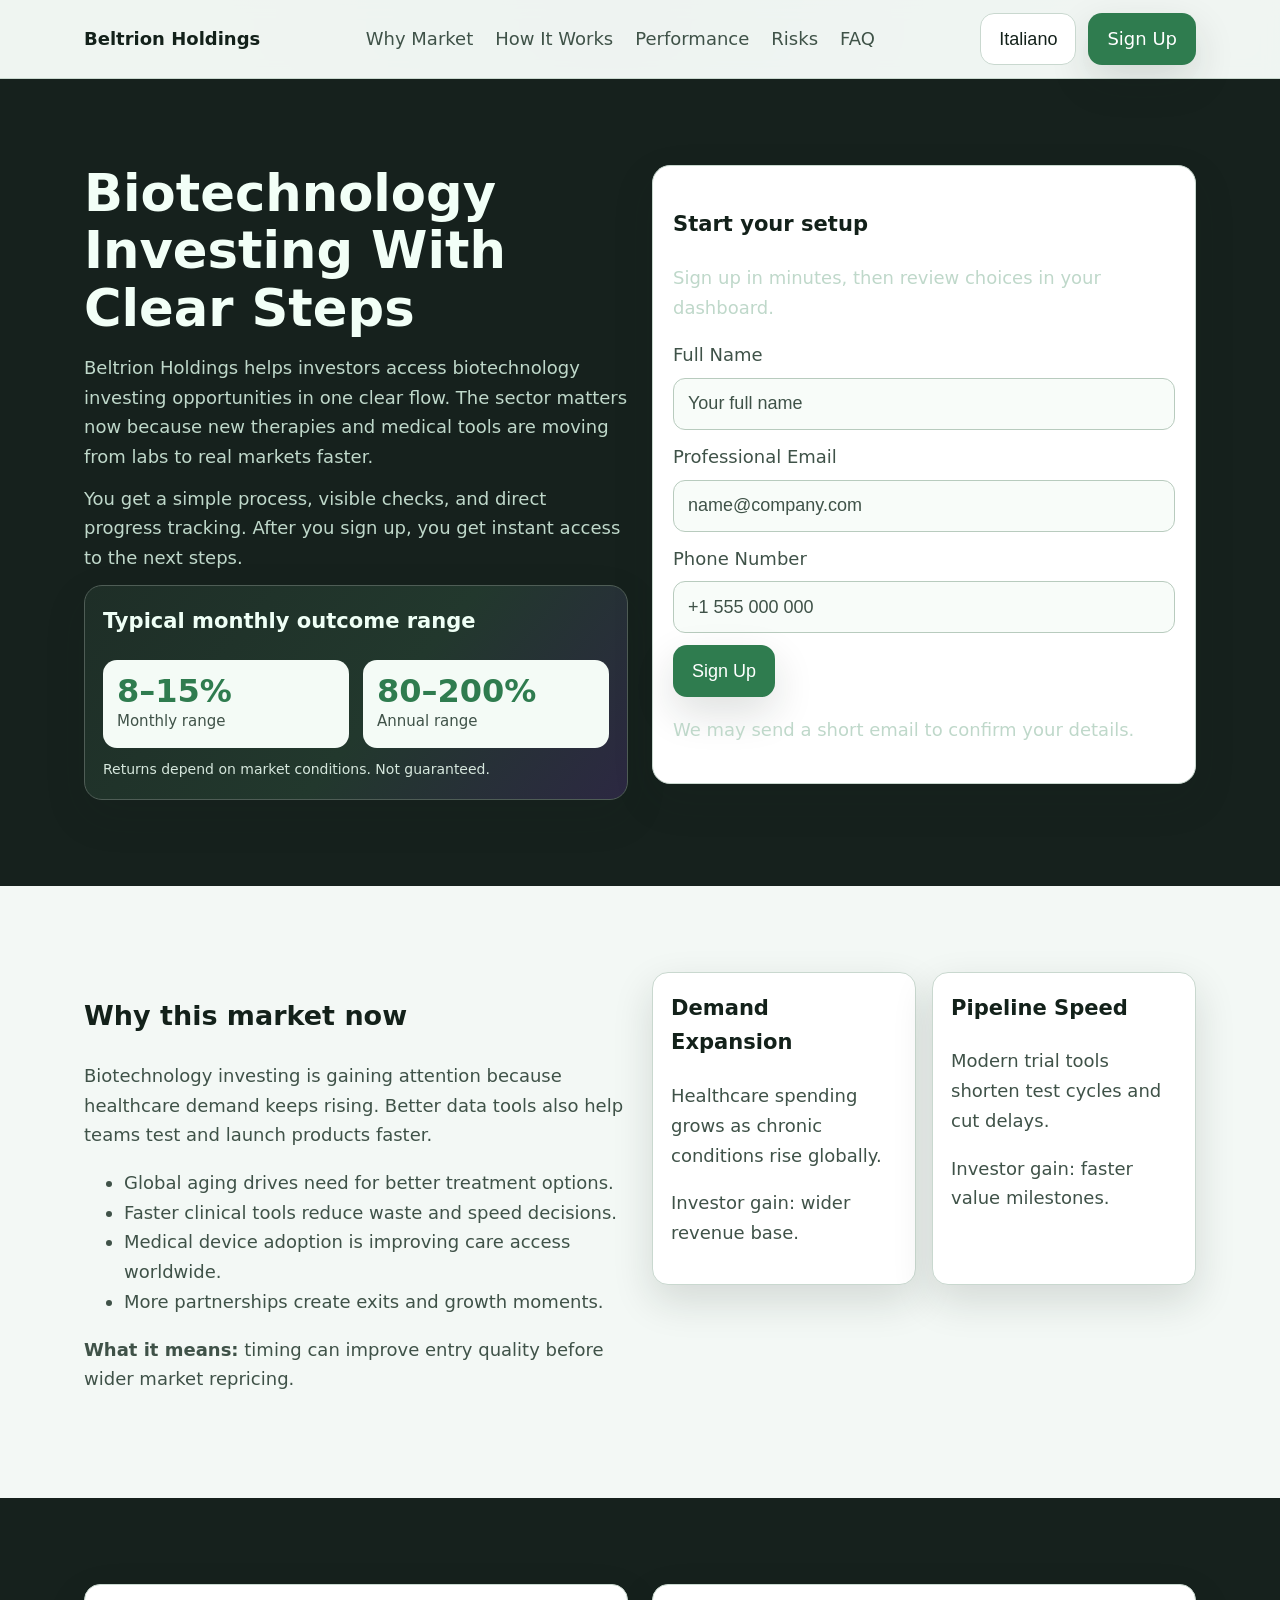
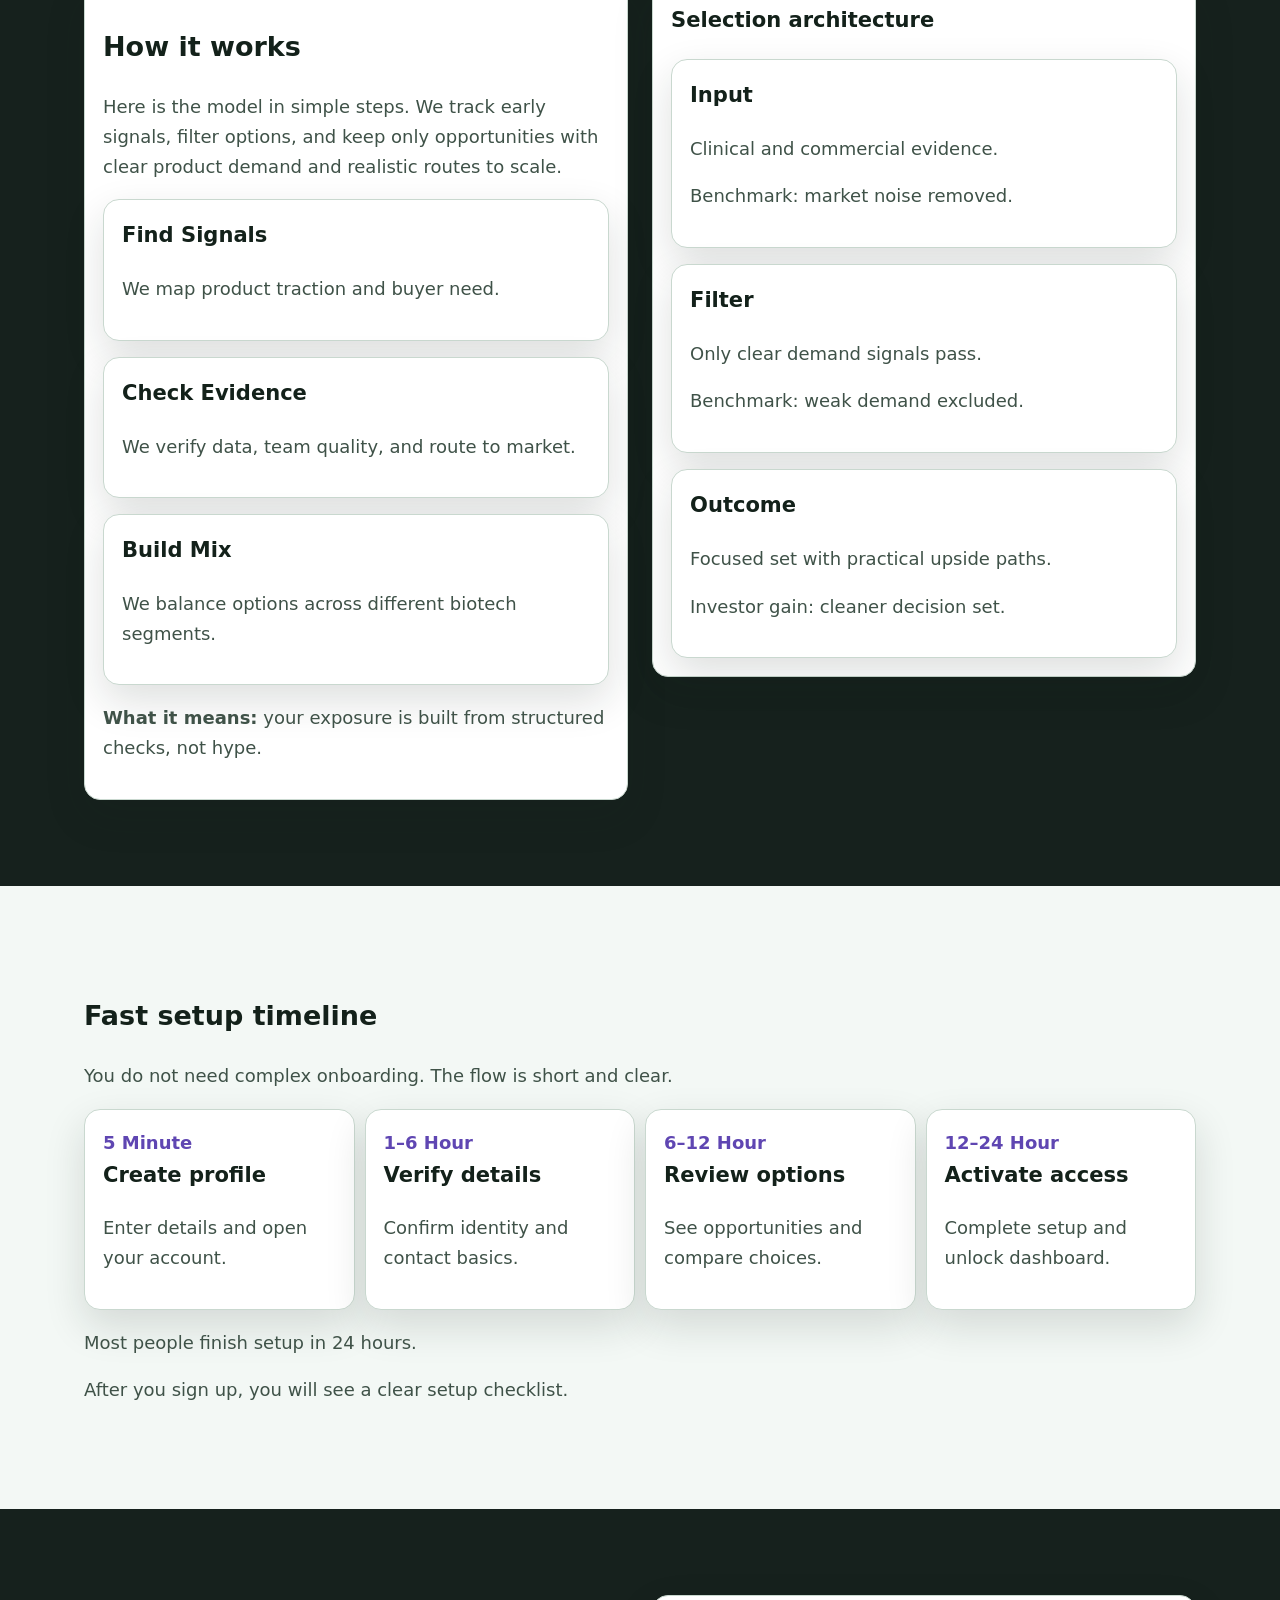
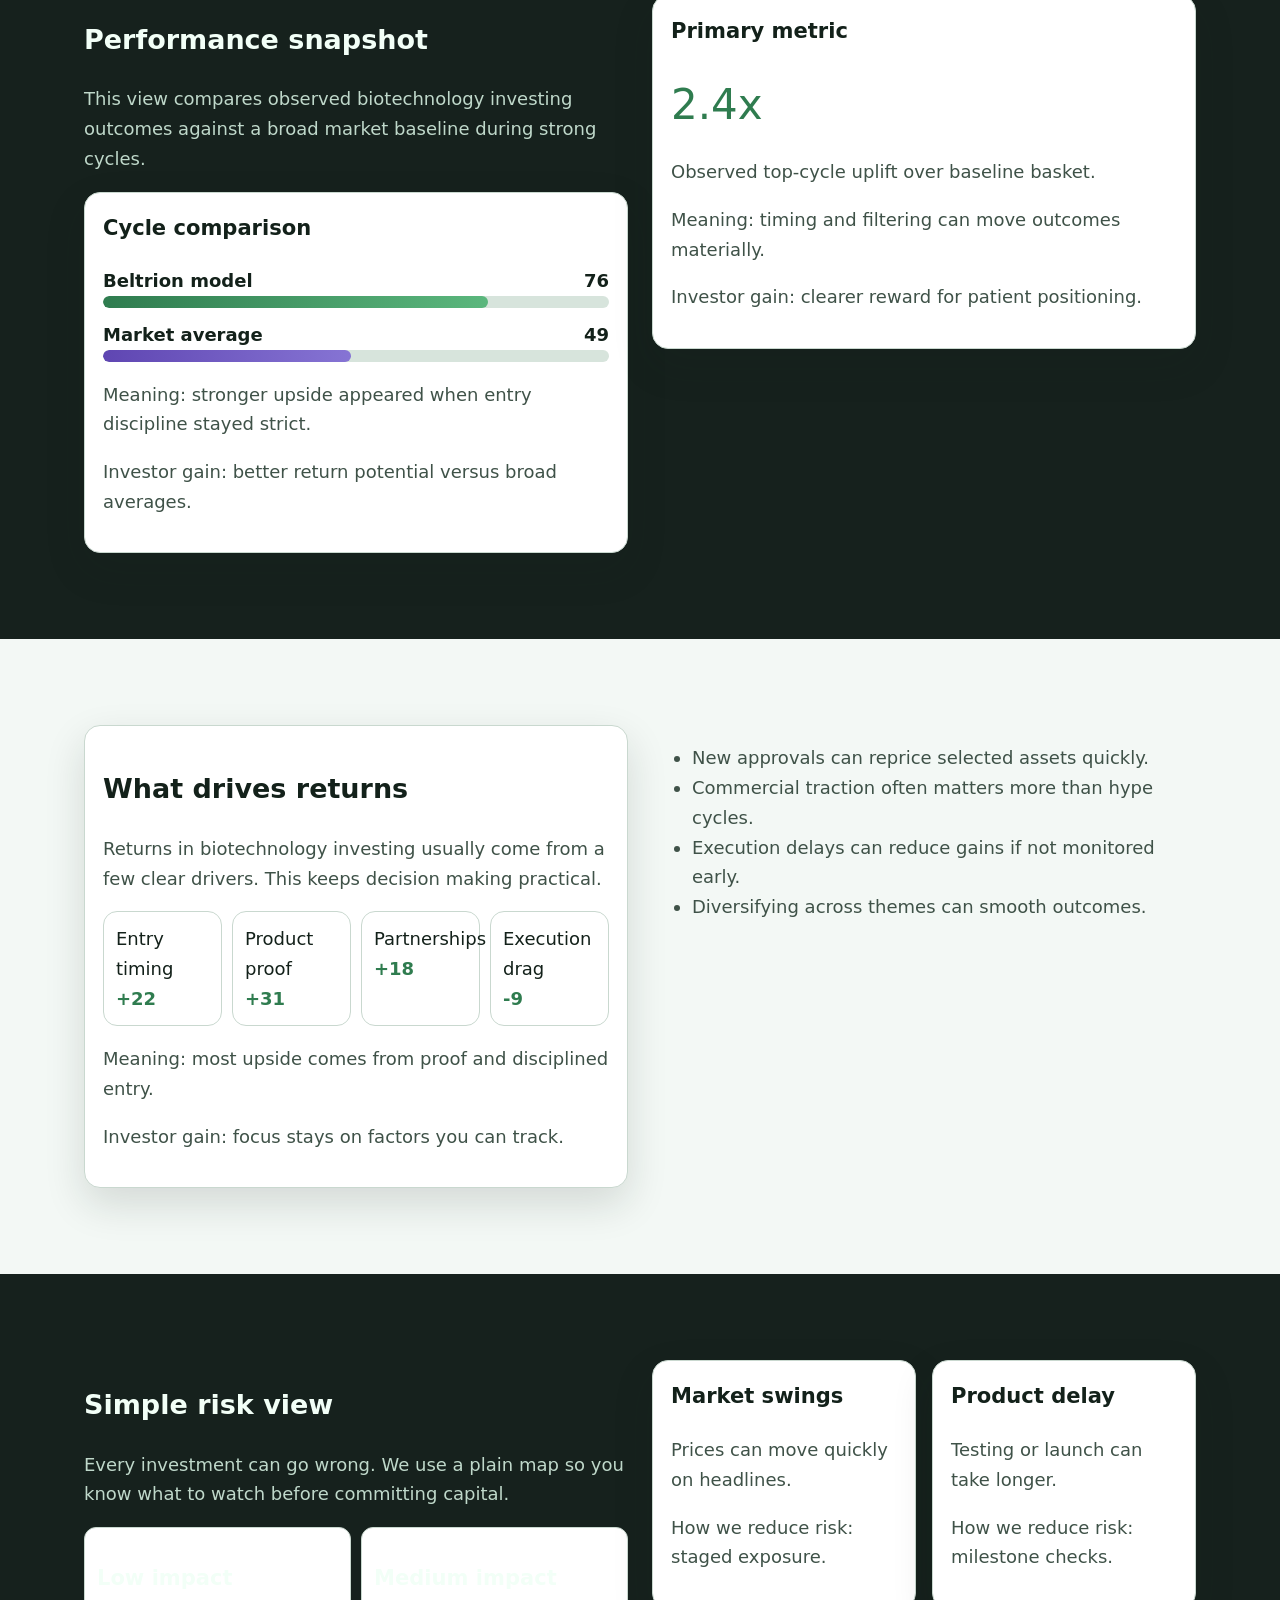
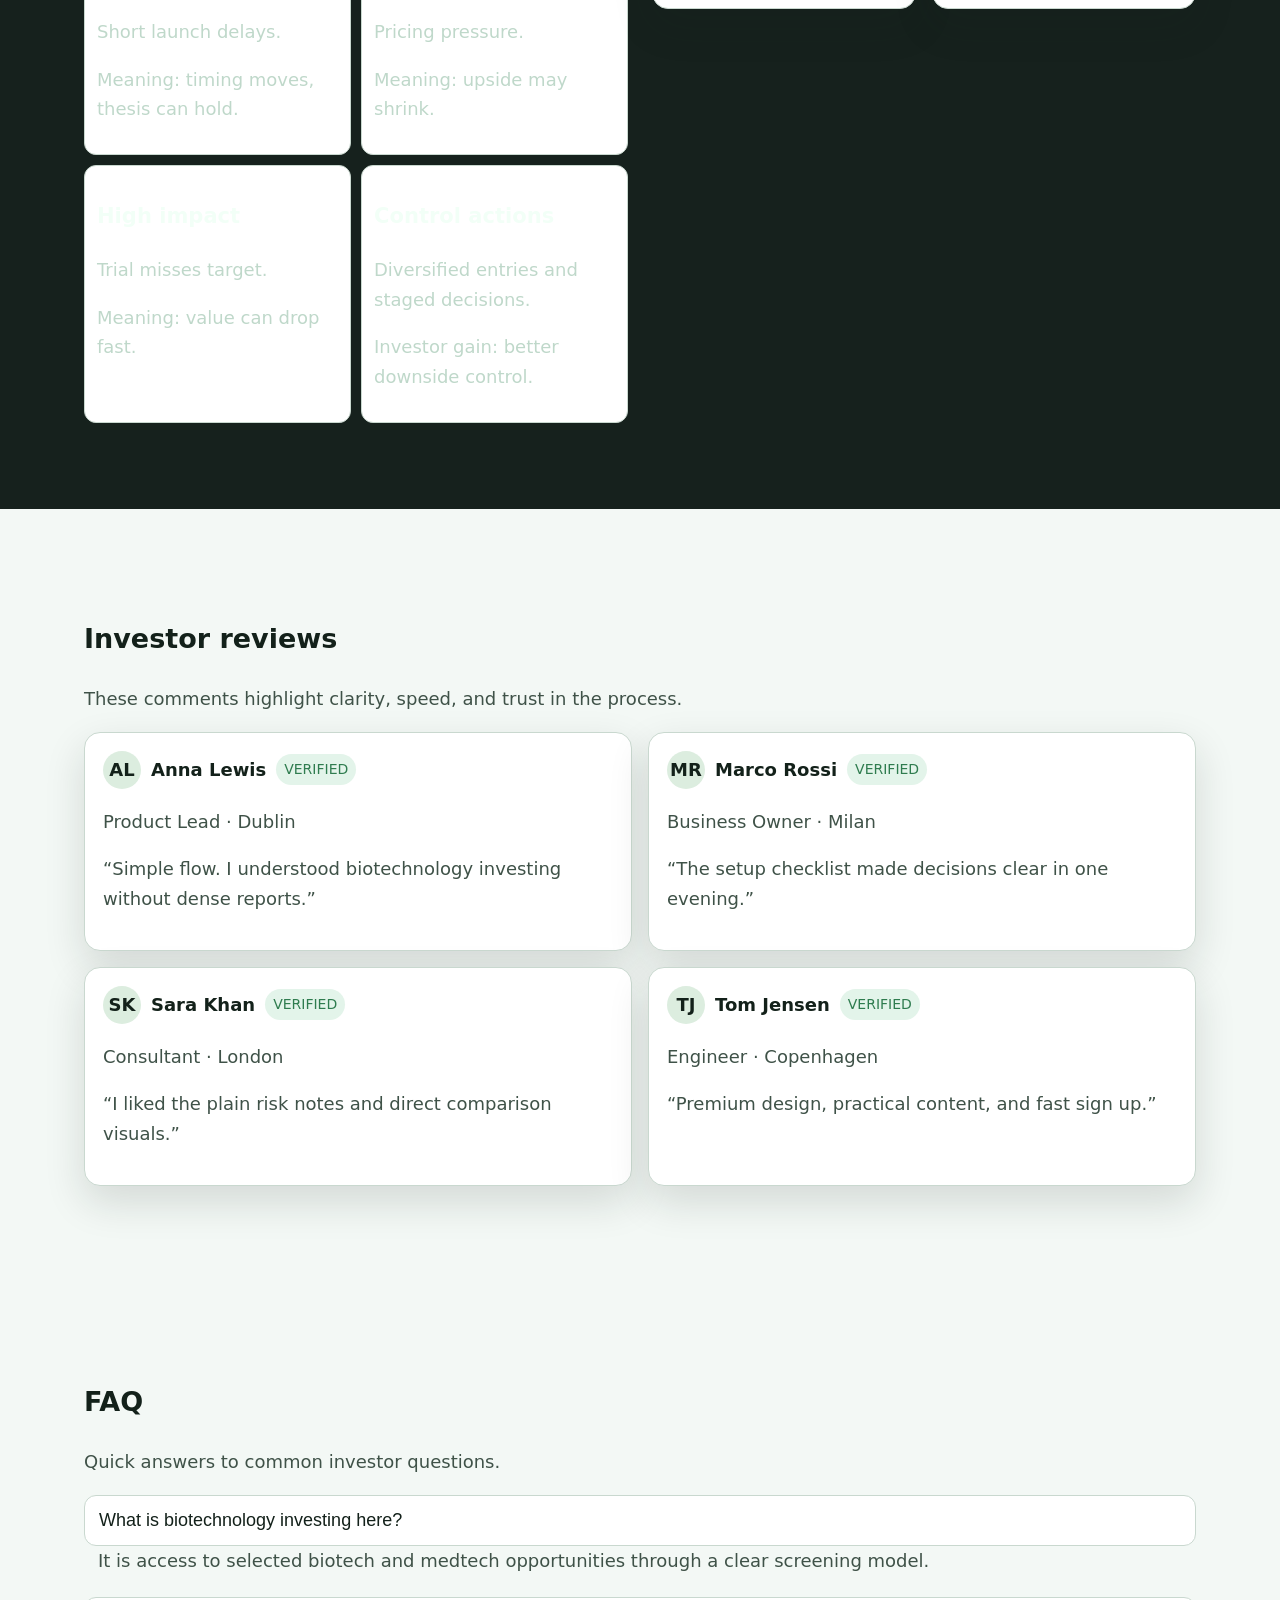
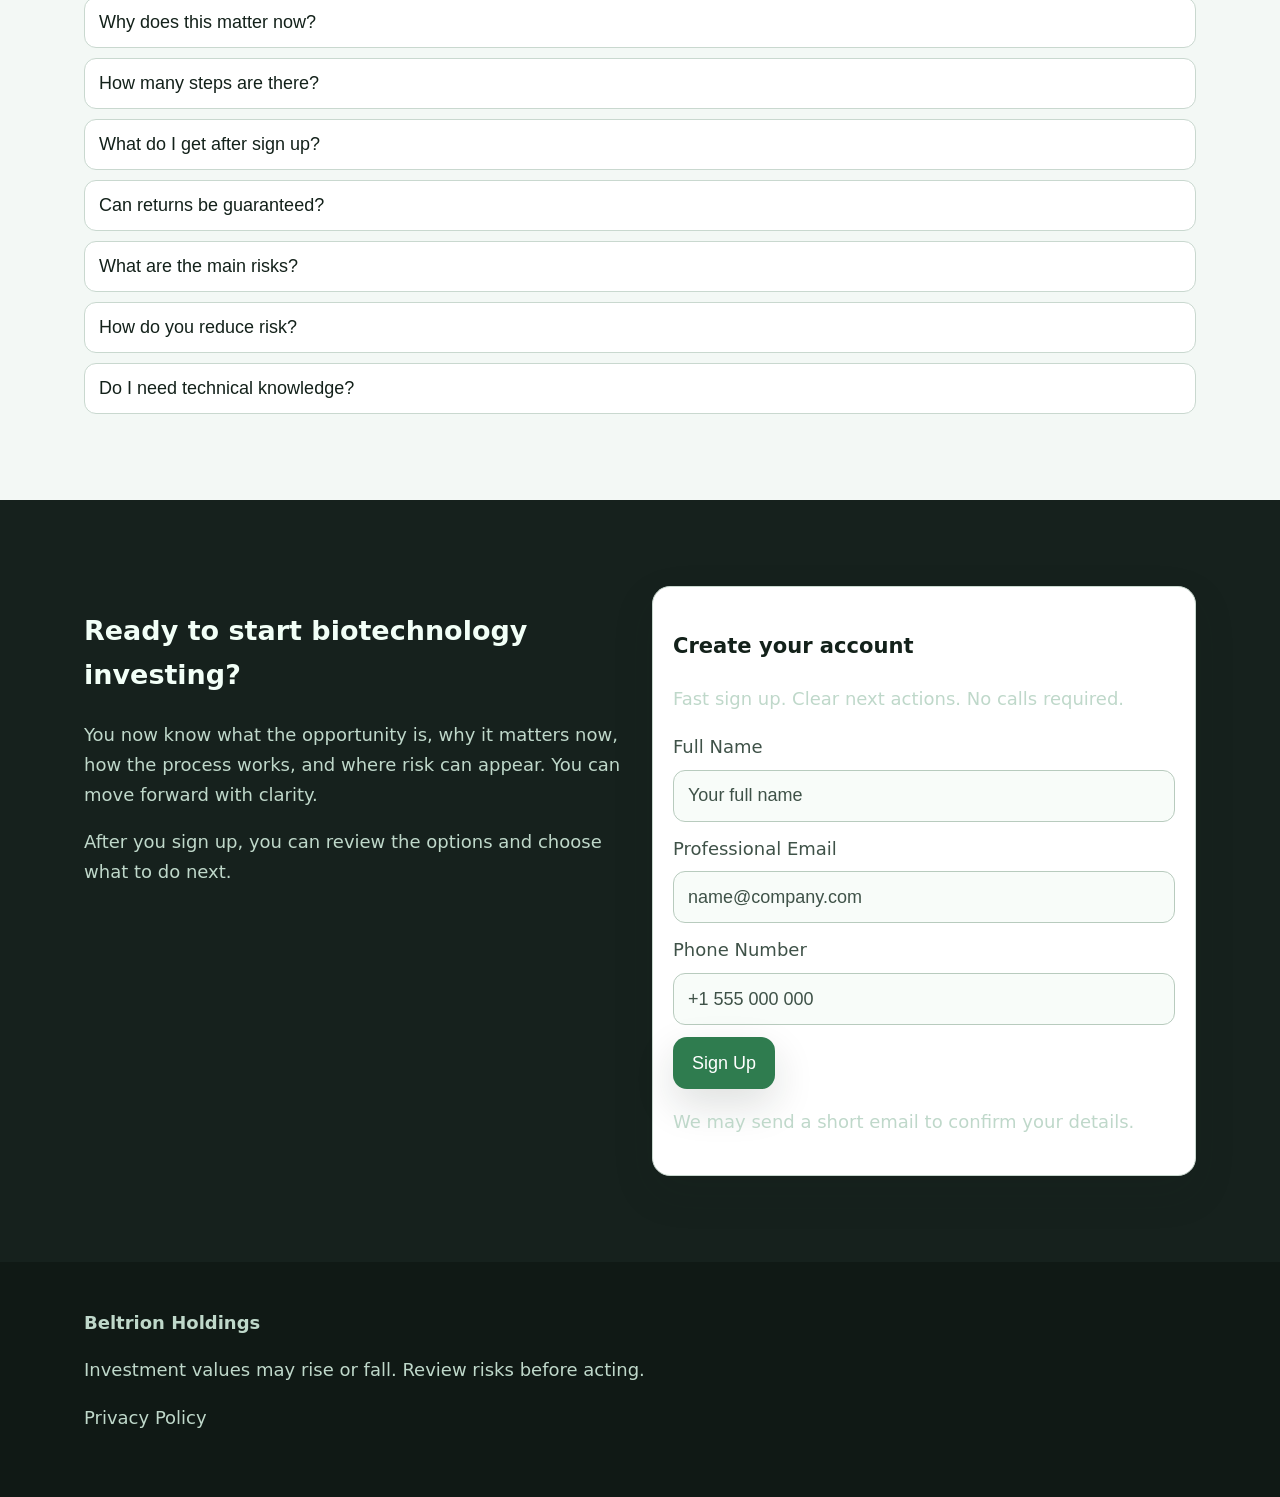
<file: it/index.html>
<!DOCTYPE html>
<html lang="en">
<head>
  <meta charset="UTF-8" />
  <meta name="viewport" content="width=device-width, initial-scale=1.0" />
  <title>Beltrion Holdings | Biotechnology Investing Opportunities (Italiano)</title>
  <meta name="description" content="Beltrion Holdings offers a clear path to biotechnology investing with simple steps, transparent risk notes, and a fast sign up process." />
  <link rel="canonical" href="https://beltrionholdings.com/it/index.html" />
  <link rel="alternate" hreflang="en" href="https://beltrionholdings.com/index.html" />
  <link rel="alternate" hreflang="de" href="https://beltrionholdings.com/de/index.html" />
  <link rel="alternate" hreflang="fr" href="https://beltrionholdings.com/fr/index.html" />
  <link rel="alternate" hreflang="es" href="https://beltrionholdings.com/es/index.html" />
  <link rel="alternate" hreflang="it" href="https://beltrionholdings.com/it/index.html" />
  <link rel="alternate" hreflang="tr" href="https://beltrionholdings.com/tr/index.html" />
  <link rel="alternate" hreflang="pt" href="https://beltrionholdings.com/pt/index.html" />
  <link rel="alternate" hreflang="ja" href="https://beltrionholdings.com/jp/index.html" />
  <link rel="alternate" hreflang="sk" href="https://beltrionholdings.com/sk/index.html" />
  <link rel="alternate" hreflang="nl-BE" href="https://beltrionholdings.com/be/index.html" />
  <meta property="og:title" content="Beltrion Holdings | Biotechnology Investing" />
  <meta property="og:description" content="A simple and premium way to review biotechnology investing opportunities." />
  <meta property="og:type" content="website" />
  <meta property="og:url" content="https://beltrionholdings.com/it/index.html" />
  <meta name="twitter:card" content="summary_large_image" />
  <meta name="twitter:title" content="Beltrion Holdings | Biotechnology Investing" />
  <meta name="twitter:description" content="Clear biotechnology investing steps for private investors." />
  <link rel="stylesheet" href="../assets/style.css" />
  <script defer src="../assets/app.js"></script>
</head>
<body>
<div class="site-bg" aria-hidden="true"></div>
<header>
  <div class="container header-inner">
    <a class="brand" href="../index.html">Beltrion Holdings</a>
    <nav class="nav-links" aria-label="Main navigation">
      <a href="#market">Why Market</a><a href="#model">How It Works</a><a href="#metrics">Performance</a><a href="#risk">Risks</a><a href="#faq">FAQ</a>
    </nav>
    <div class="right-tools">
      <div class="lang-wrap">
        <button class="lang-btn" aria-haspopup="true" aria-expanded="false">Italiano</button>
        <div class="lang-menu" role="menu">
          
<a href="../index.html"><svg class="flag" viewBox="0 0 3 2" aria-hidden="true"><rect width="3" height="2" fill="#012169"/><path d="M0 0l3 2M3 0L0 2" stroke="#fff" stroke-width=".35"/><path d="M0 0l3 2M3 0L0 2" stroke="#c8102e" stroke-width=".2"/><rect x="1.25" width=".5" height="2" fill="#fff"/><rect y=".75" width="3" height=".5" fill="#fff"/><rect x="1.35" width=".3" height="2" fill="#c8102e"/><rect y=".85" width="3" height=".3" fill="#c8102e"/></svg>English</a>
<a href="../de/index.html"><svg class="flag" viewBox="0 0 3 2"><rect width="3" height=".67" fill="#000"/><rect y=".67" width="3" height=".67" fill="#dd0000"/><rect y="1.34" width="3" height=".66" fill="#ffce00"/></svg>Deutsch</a>
<a href="../fr/index.html"><svg class="flag" viewBox="0 0 3 2"><rect width="1" height="2" fill="#0055a4"/><rect x="1" width="1" height="2" fill="#fff"/><rect x="2" width="1" height="2" fill="#ef4135"/></svg>Français</a>
<a href="../es/index.html"><svg class="flag" viewBox="0 0 3 2"><rect width="3" height=".5" fill="#aa151b"/><rect y=".5" width="3" height="1" fill="#f1bf00"/><rect y="1.5" width="3" height=".5" fill="#aa151b"/></svg>Español</a>
<a href="../it/index.html"><svg class="flag" viewBox="0 0 3 2"><rect width="1" height="2" fill="#009246"/><rect x="1" width="1" height="2" fill="#fff"/><rect x="2" width="1" height="2" fill="#ce2b37"/></svg>Italiano</a>
<a href="../tr/index.html"><svg class="flag" viewBox="0 0 3 2"><rect width="3" height="2" fill="#e30a17"/><circle cx="1.25" cy="1" r=".45" fill="#fff"/><circle cx="1.35" cy="1" r=".35" fill="#e30a17"/></svg>Türkçe</a>
<a href="../pt/index.html"><svg class="flag" viewBox="0 0 3 2"><rect width="1.2" height="2" fill="#046a38"/><rect x="1.2" width="1.8" height="2" fill="#da291c"/></svg>Português</a>
<a href="../jp/index.html"><svg class="flag" viewBox="0 0 3 2"><rect width="3" height="2" fill="#fff"/><circle cx="1.5" cy="1" r=".5" fill="#bc002d"/></svg>日本語</a>
<a href="../sk/index.html"><svg class="flag" viewBox="0 0 3 2"><rect width="3" height=".67" fill="#fff"/><rect y=".67" width="3" height=".67" fill="#0b4ea2"/><rect y="1.34" width="3" height=".66" fill="#ee1c25"/></svg>Slovak</a>
<a href="../be/index.html"><svg class="flag" viewBox="0 0 3 2"><rect width="1" height="2" fill="#000"/><rect x="1" width="1" height="2" fill="#fdcf00"/><rect x="2" width="1" height="2" fill="#e31b23"/></svg>Nederlands (BE)</a>

        </div>
      </div>
      <a href="#signup" class="btn btn-primary">Sign Up</a>
      <button class="menu-btn" aria-label="Open menu">☰</button>
    </div>
  </div>
</header>
<div class="mobile-drawer" aria-hidden="true">
  <div class="drawer-backdrop"></div>
  <aside class="drawer-panel" role="dialog" aria-modal="true" aria-label="Mobile menu">
    <div class="drawer-head"><strong>Menu</strong><button class="drawer-close" aria-label="Close menu">✕</button></div>
    <nav class="drawer-nav">
      <a href="#market">Why Market</a><a href="#model">How It Works</a><a href="#metrics">Performance</a><a href="#risk">Risks</a><a href="#faq">FAQ</a>
    </nav>
    <div class="lang-wrap">
      <button class="lang-btn" aria-haspopup="true" aria-expanded="false">Italiano</button>
      <div class="lang-menu">
<a href="../index.html"><svg class="flag" viewBox="0 0 3 2" aria-hidden="true"><rect width="3" height="2" fill="#012169"/><path d="M0 0l3 2M3 0L0 2" stroke="#fff" stroke-width=".35"/><path d="M0 0l3 2M3 0L0 2" stroke="#c8102e" stroke-width=".2"/><rect x="1.25" width=".5" height="2" fill="#fff"/><rect y=".75" width="3" height=".5" fill="#fff"/><rect x="1.35" width=".3" height="2" fill="#c8102e"/><rect y=".85" width="3" height=".3" fill="#c8102e"/></svg>English</a>
<a href="../de/index.html"><svg class="flag" viewBox="0 0 3 2"><rect width="3" height=".67" fill="#000"/><rect y=".67" width="3" height=".67" fill="#dd0000"/><rect y="1.34" width="3" height=".66" fill="#ffce00"/></svg>Deutsch</a>
<a href="../fr/index.html"><svg class="flag" viewBox="0 0 3 2"><rect width="1" height="2" fill="#0055a4"/><rect x="1" width="1" height="2" fill="#fff"/><rect x="2" width="1" height="2" fill="#ef4135"/></svg>Français</a>
<a href="../es/index.html"><svg class="flag" viewBox="0 0 3 2"><rect width="3" height=".5" fill="#aa151b"/><rect y=".5" width="3" height="1" fill="#f1bf00"/><rect y="1.5" width="3" height=".5" fill="#aa151b"/></svg>Español</a>
<a href="../it/index.html"><svg class="flag" viewBox="0 0 3 2"><rect width="1" height="2" fill="#009246"/><rect x="1" width="1" height="2" fill="#fff"/><rect x="2" width="1" height="2" fill="#ce2b37"/></svg>Italiano</a>
<a href="../tr/index.html"><svg class="flag" viewBox="0 0 3 2"><rect width="3" height="2" fill="#e30a17"/><circle cx="1.25" cy="1" r=".45" fill="#fff"/><circle cx="1.35" cy="1" r=".35" fill="#e30a17"/></svg>Türkçe</a>
<a href="../pt/index.html"><svg class="flag" viewBox="0 0 3 2"><rect width="1.2" height="2" fill="#046a38"/><rect x="1.2" width="1.8" height="2" fill="#da291c"/></svg>Português</a>
<a href="../jp/index.html"><svg class="flag" viewBox="0 0 3 2"><rect width="3" height="2" fill="#fff"/><circle cx="1.5" cy="1" r=".5" fill="#bc002d"/></svg>日本語</a>
<a href="../sk/index.html"><svg class="flag" viewBox="0 0 3 2"><rect width="3" height=".67" fill="#fff"/><rect y=".67" width="3" height=".67" fill="#0b4ea2"/><rect y="1.34" width="3" height=".66" fill="#ee1c25"/></svg>Slovak</a>
<a href="../be/index.html"><svg class="flag" viewBox="0 0 3 2"><rect width="1" height="2" fill="#000"/><rect x="1" width="1" height="2" fill="#fdcf00"/><rect x="2" width="1" height="2" fill="#e31b23"/></svg>Nederlands (BE)</a>
</div>
    </div>
    <a href="#signup" class="btn btn-primary">Sign Up</a>
  </aside>
</div>

<section class="section dark" id="hero">
  <div class="container hero-grid">
    <div class="hero-copy">
      <h1>Biotechnology Investing With Clear Steps</h1>
      <p>Beltrion Holdings helps investors access biotechnology investing opportunities in one clear flow. The sector matters now because new therapies and medical tools are moving from labs to real markets faster.</p>
      <p>You get a simple process, visible checks, and direct progress tracking. After you sign up, you get instant access to the next steps.</p>
      <div class="performance-panel visual">
        <h3 style="margin-top:0;color:#effff6;">Typical monthly outcome range</h3>
        <div class="range-grid">
          <article class="range-card"><div class="range-value">8–15%</div><div class="range-label">Monthly range</div></article>
          <article class="range-card"><div class="range-value">80–200%</div><div class="range-label">Annual range</div></article>
        </div>
        <div class="range-note">Returns depend on market conditions. Not guaranteed.</div>
      </div>
    </div>
    <form class="form-card" id="signup" aria-label="Lead form">
      <h3 class="form-title">Start your setup</h3>
      <p class="form-sub">Sign up in minutes, then review choices in your dashboard.</p>
      <div class="form-row"><label for="name1">Full Name</label><input id="name1" type="text" placeholder="Your full name" required /></div>
      <div class="form-row"><label for="email1">Professional Email</label><input id="email1" type="email" placeholder="name@company.com" required /></div>
      <div class="form-row"><label for="phone1">Phone Number</label><input id="phone1" type="tel" placeholder="+1 555 000 000" required /></div>
      <button class="btn btn-primary" type="submit">Sign Up</button>
      <p class="muted">We may send a short email to confirm your details.</p>
    </form>
  </div>
</section>

<section class="section light" id="market"><div class="container split-grid"><div>
  <h2>Why this market now</h2>
  <p>Biotechnology investing is gaining attention because healthcare demand keeps rising. Better data tools also help teams test and launch products faster.</p>
  <ul>
    <li>Global aging drives need for better treatment options.</li>
    <li>Faster clinical tools reduce waste and speed decisions.</li>
    <li>Medical device adoption is improving care access worldwide.</li>
    <li>More partnerships create exits and growth moments.</li>
  </ul>
  <p><strong>What it means:</strong> timing can improve entry quality before wider market repricing.</p>
</div><div class="card-grid">
  <article class="card"><h3>Demand Expansion</h3><p>Healthcare spending grows as chronic conditions rise globally.</p><p class="muted">Investor gain: wider revenue base.</p></article>
  <article class="card"><h3>Pipeline Speed</h3><p>Modern trial tools shorten test cycles and cut delays.</p><p class="muted">Investor gain: faster value milestones.</p></article>
</div></div></section>

<section class="section dark" id="model"><div class="container split-grid"><div class="card">
  <h2>How it works</h2>
  <p>Here is the model in simple steps. We track early signals, filter options, and keep only opportunities with clear product demand and realistic routes to scale.</p>
  <div class="card-grid">
    <article class="card"><h3>Find Signals</h3><p>We map product traction and buyer need.</p></article>
    <article class="card"><h3>Check Evidence</h3><p>We verify data, team quality, and route to market.</p></article>
    <article class="card"><h3>Build Mix</h3><p>We balance options across different biotech segments.</p></article>
  </div>
  <p><strong>What it means:</strong> your exposure is built from structured checks, not hype.</p>
</div><div class="card">
  <h3>Selection architecture</h3>
  <div class="card-grid">
    <article class="card"><h3>Input</h3><p>Clinical and commercial evidence.</p><p class="muted">Benchmark: market noise removed.</p></article>
    <article class="card"><h3>Filter</h3><p>Only clear demand signals pass.</p><p class="muted">Benchmark: weak demand excluded.</p></article>
    <article class="card"><h3>Outcome</h3><p>Focused set with practical upside paths.</p><p class="muted">Investor gain: cleaner decision set.</p></article>
  </div>
</div></div></section>

<section class="section light" id="process"><div class="container">
  <h2>Fast setup timeline</h2>
  <p>You do not need complex onboarding. The flow is short and clear.</p>
  <div class="process-line">
    <article class="card"><span class="step-time">5 Minute</span><h3>Create profile</h3><p>Enter details and open your account.</p></article>
    <article class="card"><span class="step-time">1–6 Hour</span><h3>Verify details</h3><p>Confirm identity and contact basics.</p></article>
    <article class="card"><span class="step-time">6–12 Hour</span><h3>Review options</h3><p>See opportunities and compare choices.</p></article>
    <article class="card"><span class="step-time">12–24 Hour</span><h3>Activate access</h3><p>Complete setup and unlock dashboard.</p></article>
  </div>
  <p>Most people finish setup in 24 hours.</p>
  <p>After you sign up, you will see a clear setup checklist.</p>
</div></section>

<section class="section dark" id="metrics"><div class="container split-grid"><div>
  <h2>Performance snapshot</h2>
  <p>This view compares observed biotechnology investing outcomes against a broad market baseline during strong cycles.</p>
  <div class="card metric-compare visual">
    <h3>Cycle comparison</h3>
    <div class="bar-wrap"><div class="bar-label"><span>Beltrion model</span><span>76</span></div><div class="bar-track"><div class="bar-fill us"></div></div></div>
    <div class="bar-wrap"><div class="bar-label"><span>Market average</span><span>49</span></div><div class="bar-track"><div class="bar-fill market"></div></div></div>
    <p>Meaning: stronger upside appeared when entry discipline stayed strict.</p>
    <p>Investor gain: better return potential versus broad averages.</p>
  </div>
</div><div class="card">
  <h3>Primary metric</h3>
  <p style="font-size:42px;color:var(--accent-a);margin:0;">2.4x</p>
  <p>Observed top-cycle uplift over baseline basket.</p>
  <p>Meaning: timing and filtering can move outcomes materially.</p>
  <p>Investor gain: clearer reward for patient positioning.</p>
</div></div></section>

<section class="section light" id="insights"><div class="container split-grid"><div class="card">
  <h2>What drives returns</h2>
  <p>Returns in biotechnology investing usually come from a few clear drivers. This keeps decision making practical.</p>
  <div class="waterfall visual">
    <article class="w-step"><div>Entry timing</div><div class="v">+22</div></article>
    <article class="w-step"><div>Product proof</div><div class="v">+31</div></article>
    <article class="w-step"><div>Partnerships</div><div class="v">+18</div></article>
    <article class="w-step"><div>Execution drag</div><div class="v">-9</div></article>
  </div>
  <p>Meaning: most upside comes from proof and disciplined entry.</p>
  <p>Investor gain: focus stays on factors you can track.</p>
</div><div>
  <ul>
    <li>New approvals can reprice selected assets quickly.</li>
    <li>Commercial traction often matters more than hype cycles.</li>
    <li>Execution delays can reduce gains if not monitored early.</li>
    <li>Diversifying across themes can smooth outcomes.</li>
  </ul>
</div></div></section>

<section class="section dark" id="risk"><div class="container split-grid"><div>
  <h2>Simple risk view</h2>
  <p>Every investment can go wrong. We use a plain map so you know what to watch before committing capital.</p>
  <div class="risk-matrix visual">
    <article class="risk-cell"><h3>Low impact</h3><p>Short launch delays.</p><p>Meaning: timing moves, thesis can hold.</p></article>
    <article class="risk-cell"><h3>Medium impact</h3><p>Pricing pressure.</p><p>Meaning: upside may shrink.</p></article>
    <article class="risk-cell"><h3>High impact</h3><p>Trial misses target.</p><p>Meaning: value can drop fast.</p></article>
    <article class="risk-cell"><h3>Control actions</h3><p>Diversified entries and staged decisions.</p><p>Investor gain: better downside control.</p></article>
  </div>
</div><div class="card-grid">
  <article class="card"><h3>Market swings</h3><p>Prices can move quickly on headlines.</p><p class="muted">How we reduce risk: staged exposure.</p></article>
  <article class="card"><h3>Product delay</h3><p>Testing or launch can take longer.</p><p class="muted">How we reduce risk: milestone checks.</p></article>
</div></div></section>

<section class="section light" id="reviews"><div class="container">
  <h2>Investor reviews</h2>
  <p>These comments highlight clarity, speed, and trust in the process.</p>
  <div class="review-row">
    <article class="review card"><div class="head"><div class="avatar">AL</div><strong>Anna Lewis</strong><span class="verified">VERIFIED</span></div><p>Product Lead · Dublin</p><p>“Simple flow. I understood biotechnology investing without dense reports.”</p></article>
    <article class="review card"><div class="head"><div class="avatar">MR</div><strong>Marco Rossi</strong><span class="verified">VERIFIED</span></div><p>Business Owner · Milan</p><p>“The setup checklist made decisions clear in one evening.”</p></article>
    <article class="review card"><div class="head"><div class="avatar">SK</div><strong>Sara Khan</strong><span class="verified">VERIFIED</span></div><p>Consultant · London</p><p>“I liked the plain risk notes and direct comparison visuals.”</p></article>
    <article class="review card"><div class="head"><div class="avatar">TJ</div><strong>Tom Jensen</strong><span class="verified">VERIFIED</span></div><p>Engineer · Copenhagen</p><p>“Premium design, practical content, and fast sign up.”</p></article>
  </div>
</div></section>

<section class="section light" id="faq"><div class="container">
  <h2>FAQ</h2>
  <p>Quick answers to common investor questions.</p>
  <div class="faq-list">
    <article class="faq-item open"><button class="faq-btn">What is biotechnology investing here?</button><div class="faq-answer">It is access to selected biotech and medtech opportunities through a clear screening model.</div></article>
    <article class="faq-item"><button class="faq-btn">Why does this matter now?</button><div class="faq-answer">Healthcare demand is growing and innovation cycles are moving faster than before.</div></article>
    <article class="faq-item"><button class="faq-btn">How many steps are there?</button><div class="faq-answer">Four simple setup steps, usually finished in under 24 hours.</div></article>
    <article class="faq-item"><button class="faq-btn">What do I get after sign up?</button><div class="faq-answer">After you sign up, you can review the options and choose what to do next.</div></article>
    <article class="faq-item"><button class="faq-btn">Can returns be guaranteed?</button><div class="faq-answer">No. Returns depend on market conditions and can be lower than expected.</div></article>
    <article class="faq-item"><button class="faq-btn">What are the main risks?</button><div class="faq-answer">Market swings, product delays, and execution issues can reduce outcomes.</div></article>
    <article class="faq-item"><button class="faq-btn">How do you reduce risk?</button><div class="faq-answer">We use staged entries, diversification, and milestone-based review checks.</div></article>
    <article class="faq-item"><button class="faq-btn">Do I need technical knowledge?</button><div class="faq-answer">No. The platform explains each step in plain language.</div></article>
  </div>
</div></section>

<section class="section dark" id="final-cta"><div class="container split-grid"><div>
  <h2>Ready to start biotechnology investing?</h2>
  <p>You now know what the opportunity is, why it matters now, how the process works, and where risk can appear. You can move forward with clarity.</p>
  <p>After you sign up, you can review the options and choose what to do next.</p>
</div>
<form class="form-card" aria-label="Final lead form">
  <h3>Create your account</h3>
  <p>Fast sign up. Clear next actions. No calls required.</p>
  <div class="form-row"><label for="name2">Full Name</label><input id="name2" type="text" placeholder="Your full name" required /></div>
  <div class="form-row"><label for="email2">Professional Email</label><input id="email2" type="email" placeholder="name@company.com" required /></div>
  <div class="form-row"><label for="phone2">Phone Number</label><input id="phone2" type="tel" placeholder="+1 555 000 000" required /></div>
  <button class="btn btn-primary" type="submit">Sign Up</button>
  <p>We may send a short email to confirm your details.</p>
</form></div></section>

<footer class="footer"><div class="container">
  <p><strong>Beltrion Holdings</strong></p>
  <p>Investment values may rise or fall. Review risks before acting.</p>
  <p><a href="#" data-open-privacy>Privacy Policy</a></p>
</div></footer>

<div class="modal" aria-hidden="true">
  <div class="modal-backdrop" data-close-privacy></div>
  <article class="modal-panel" role="dialog" aria-modal="true" aria-label="Privacy Policy">
    <button class="modal-close-x" data-close-privacy aria-label="Close privacy policy">✕</button>
    <h2>Privacy Policy</h2>
    <h3>Introduction</h3><p>We protect your personal data and use it only for clear service needs.</p>
    <h3>Data collection</h3><p>We collect name, professional email, phone number, and activity logs.</p>
    <h3>Legal basis</h3><p>We process data to provide requested services and meet legal obligations.</p>
    <h3>Cookies</h3><p>Cookies support core functions, analytics, and performance monitoring.</p>
    <h3>Retention</h3><p>We keep data only as long as needed for service and law.</p>
    <h3>Third-party sharing</h3><p>We share limited data with secure processors that support operations.</p>
    <h3>Security</h3><p>We use access controls, encryption, and monitoring to protect data.</p>
    <h3>User rights</h3><p>You may request access, correction, deletion, or limited processing.</p>
    <h3>International transfers</h3><p>Some providers operate globally. We use safeguards for cross-border transfers.</p>
    <h3>Industry risk disclosure</h3><p>Biotechnology investing can be volatile. Past outcomes do not guarantee future returns.</p>
    <h3>Contact</h3><p>Questions: privacy@beltrionholdings.com</p>
    <div class="modal-footer"><button class="btn" data-close-privacy>Close</button></div>
  </article>
</div>

<script type="application/ld+json">{"@context":"https://schema.org","@graph":[{"@type":"Organization","name":"Beltrion Holdings","url":"https://beltrionholdings.com"},{"@type":"WebSite","name":"Beltrion Holdings","url":"https://beltrionholdings.com"},{"@type":"FAQPage","mainEntity":[{"@type":"Question","name":"What is biotechnology investing here?","acceptedAnswer":{"@type":"Answer","text":"Access to selected biotech and medtech opportunities through a clear screening model."}},{"@type":"Question","name":"How many steps are there?","acceptedAnswer":{"@type":"Answer","text":"Four setup steps, usually completed within 24 hours."}}]},{"@type":"Review","author":{"@type":"Person","name":"Anna Lewis"},"reviewBody":"Simple flow and clear risk notes.","reviewRating":{"@type":"Rating","ratingValue":"5","bestRating":"5"}}]}</script>
</body></html>
</file>
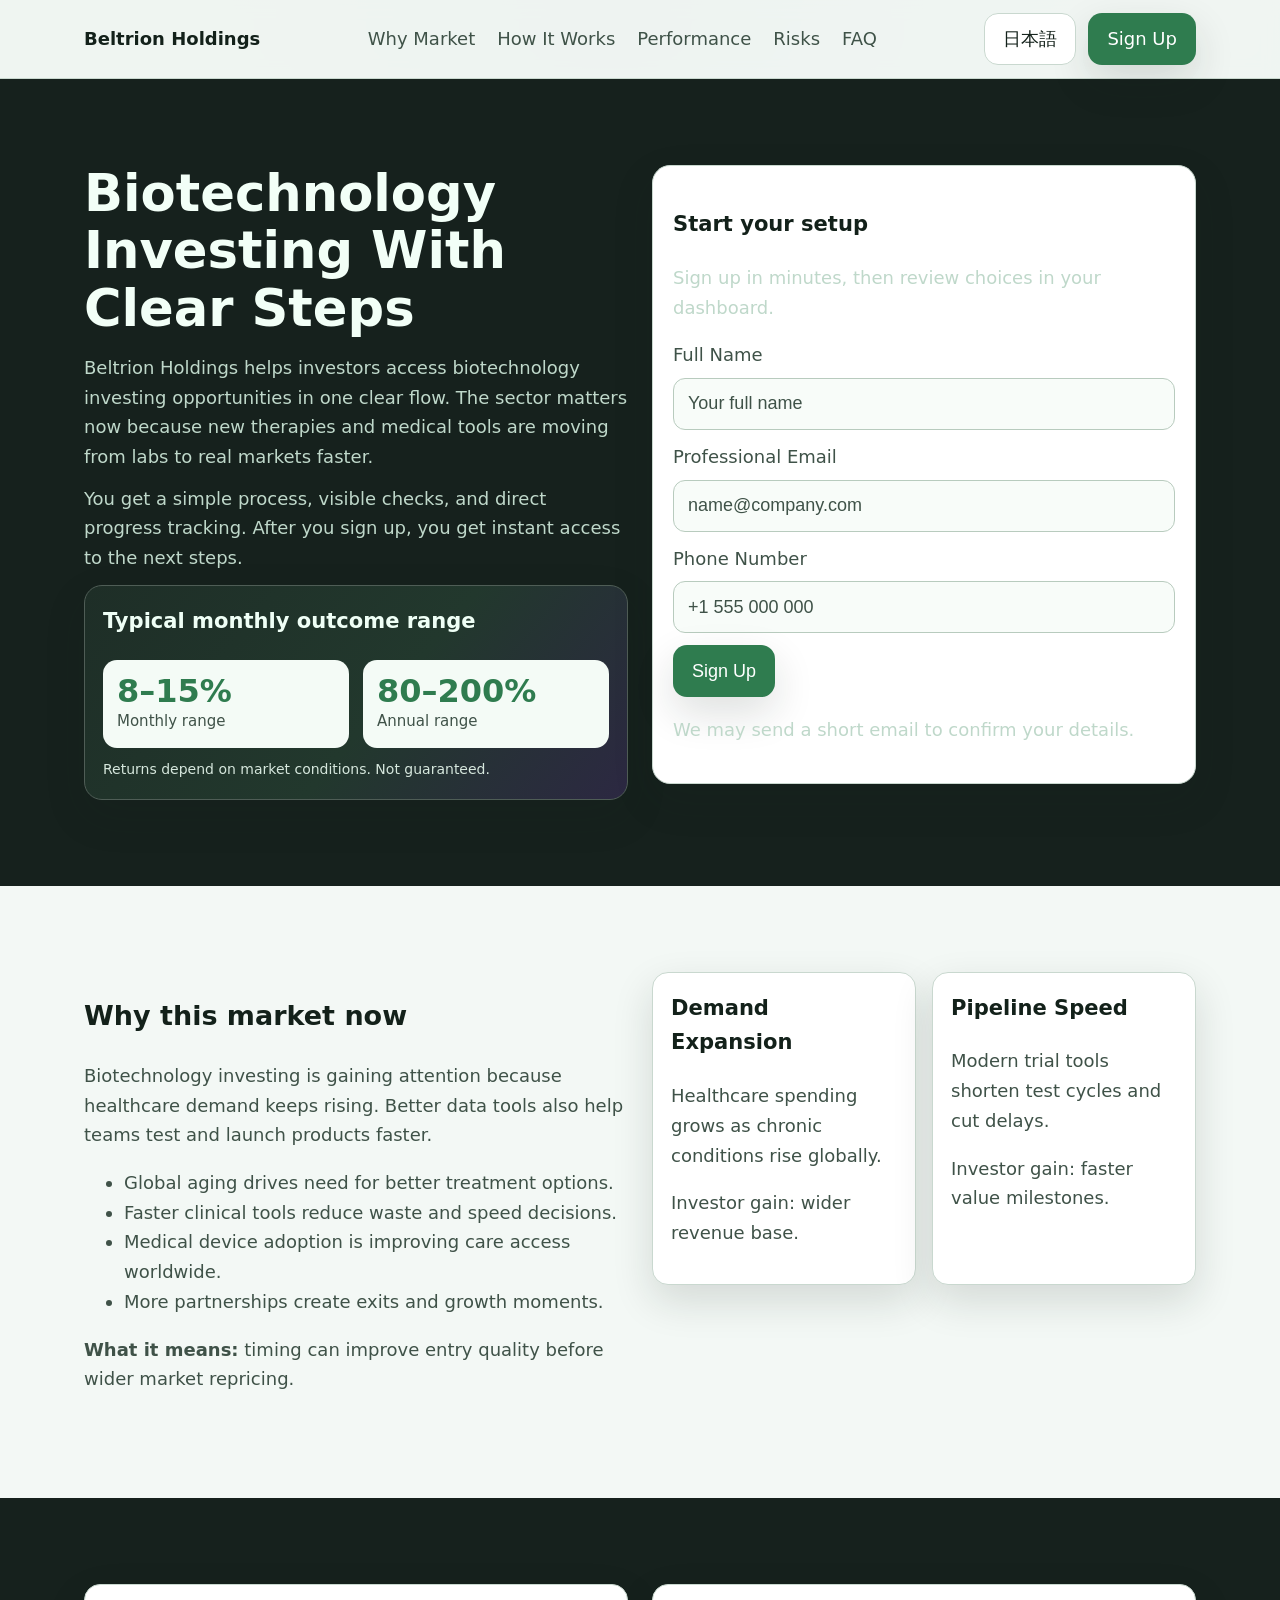
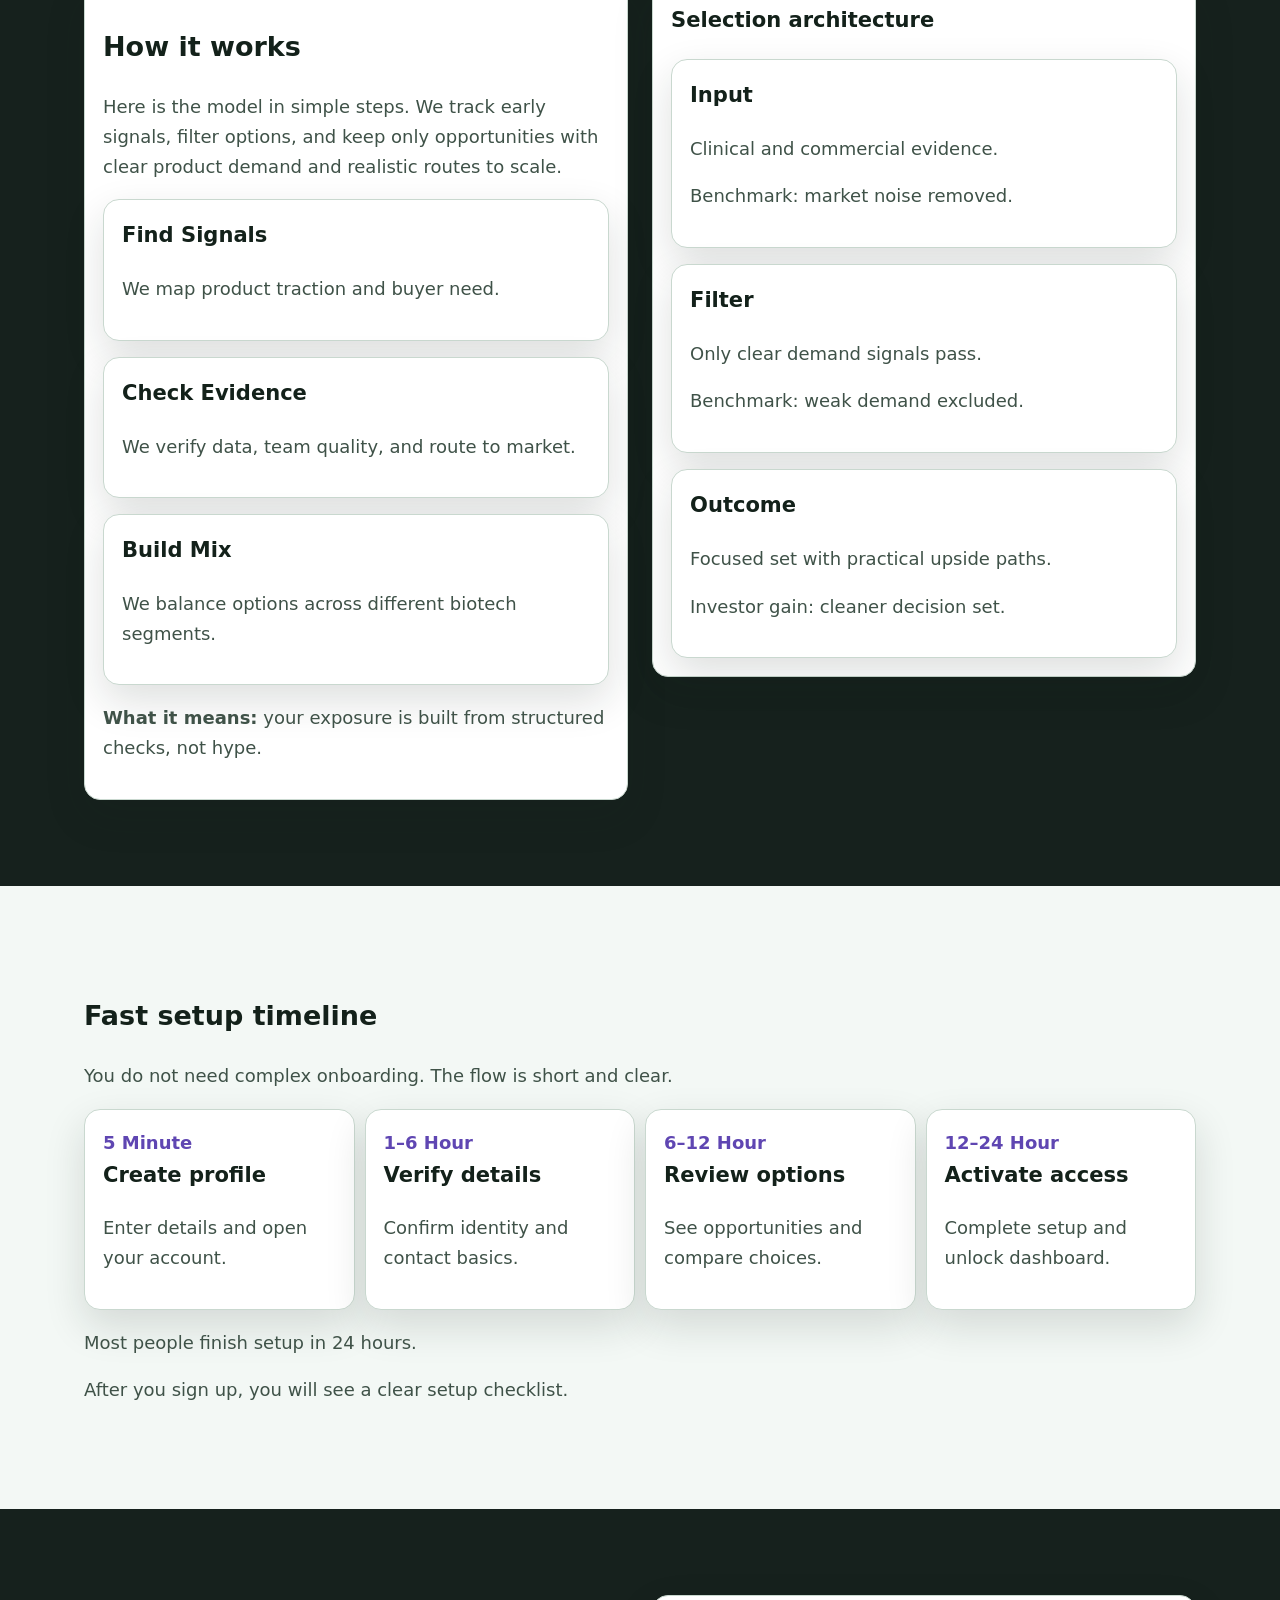
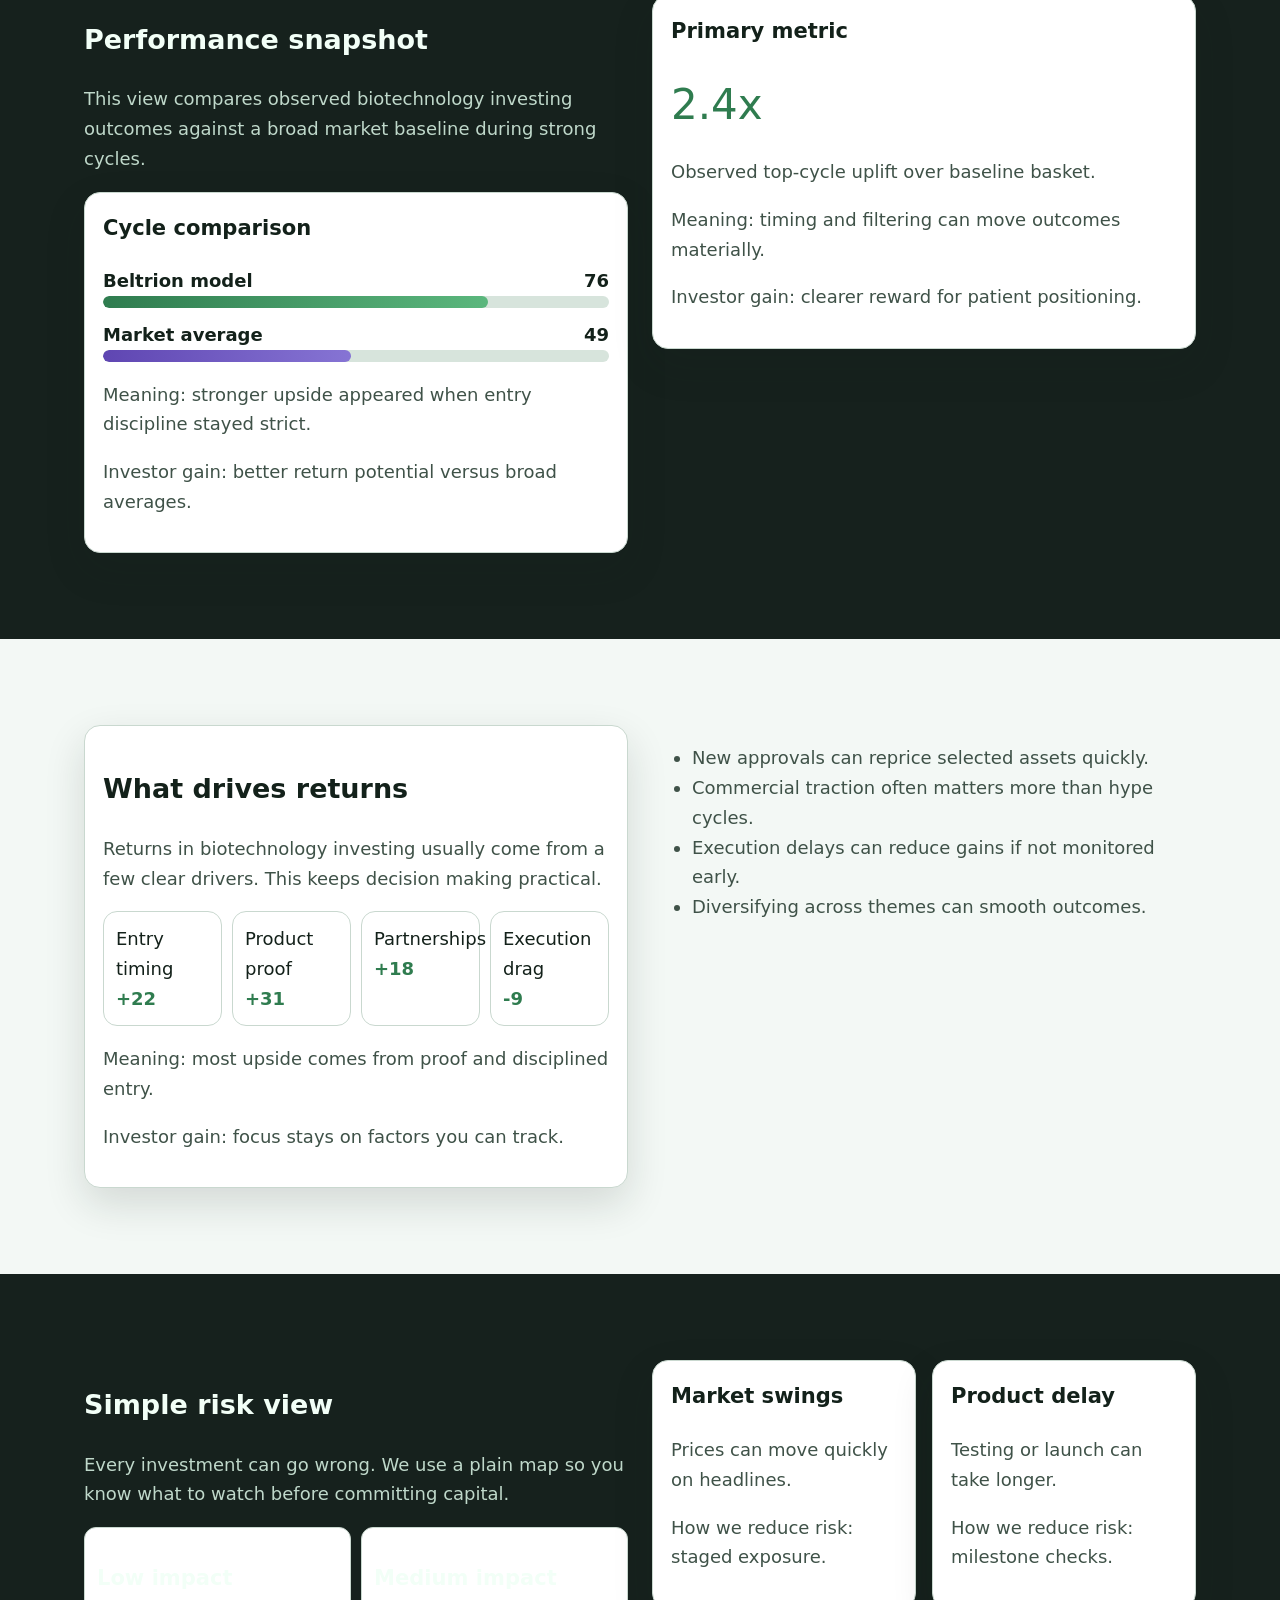
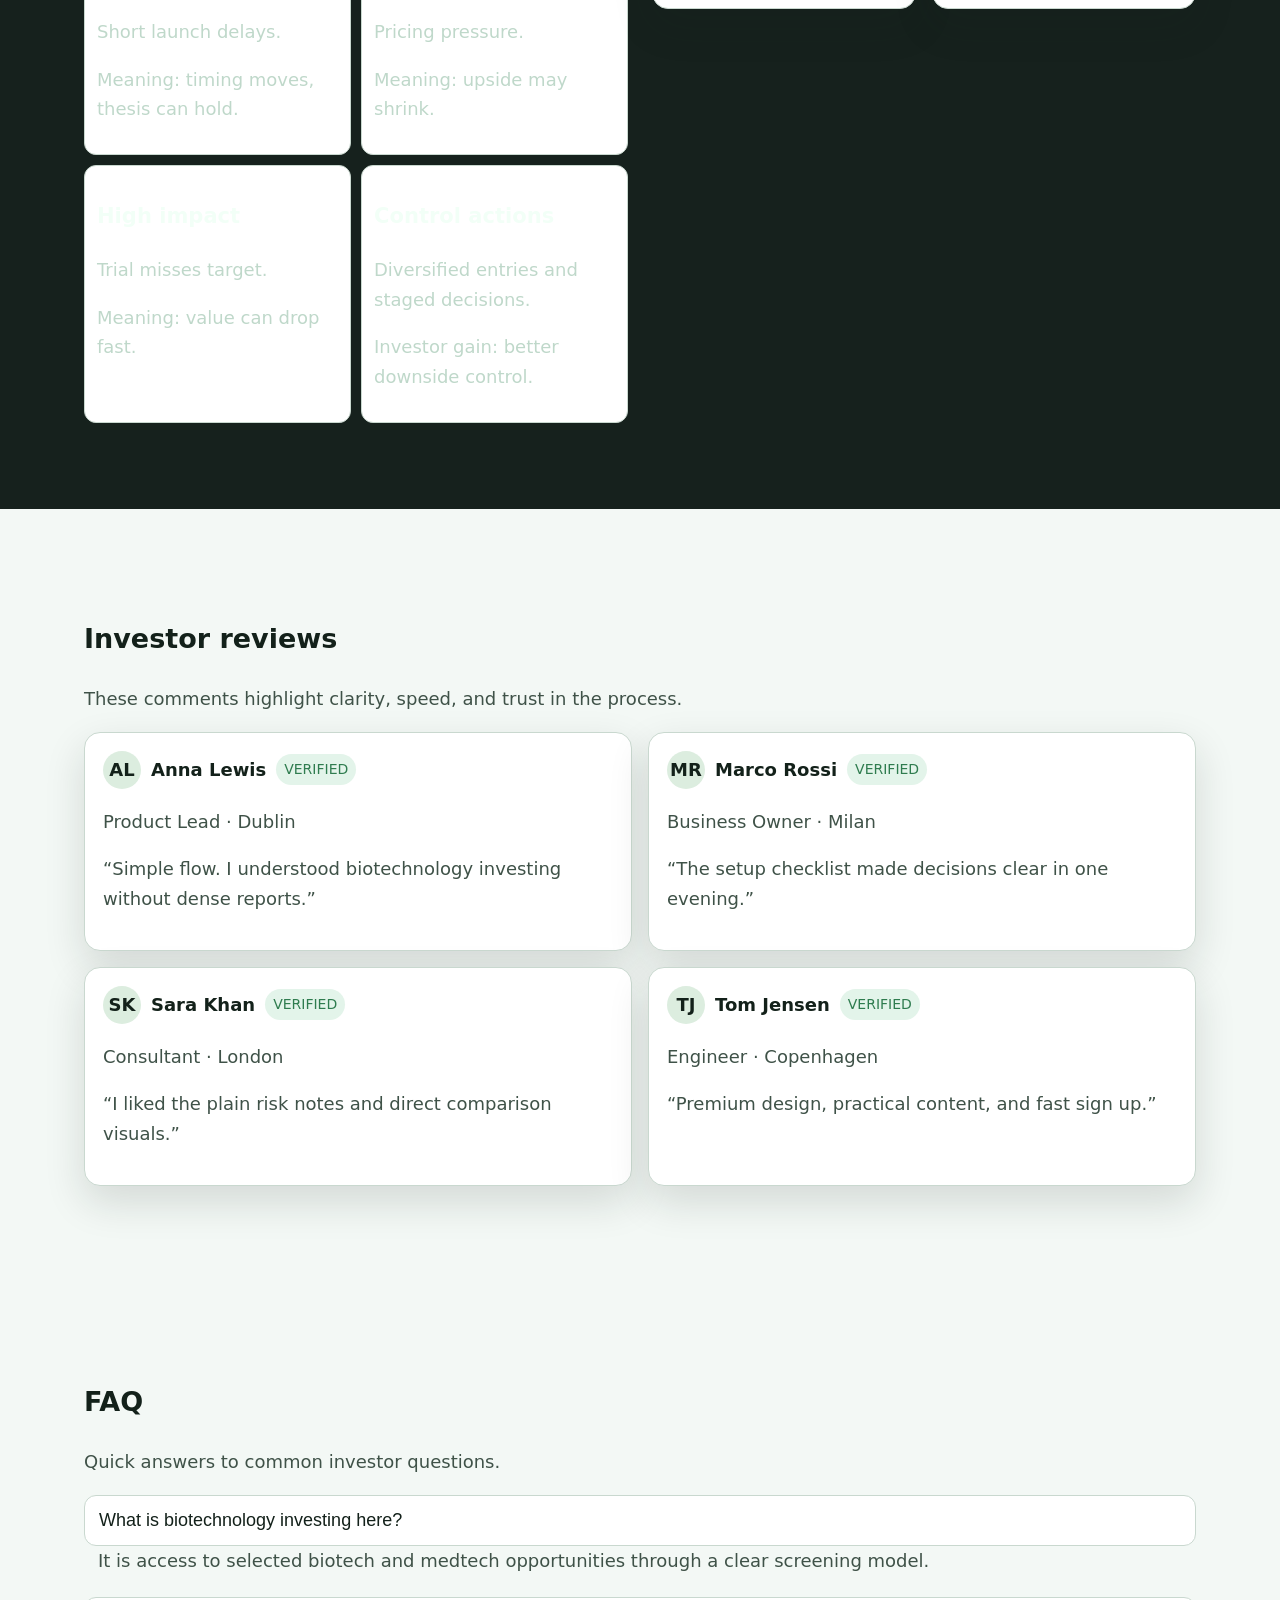
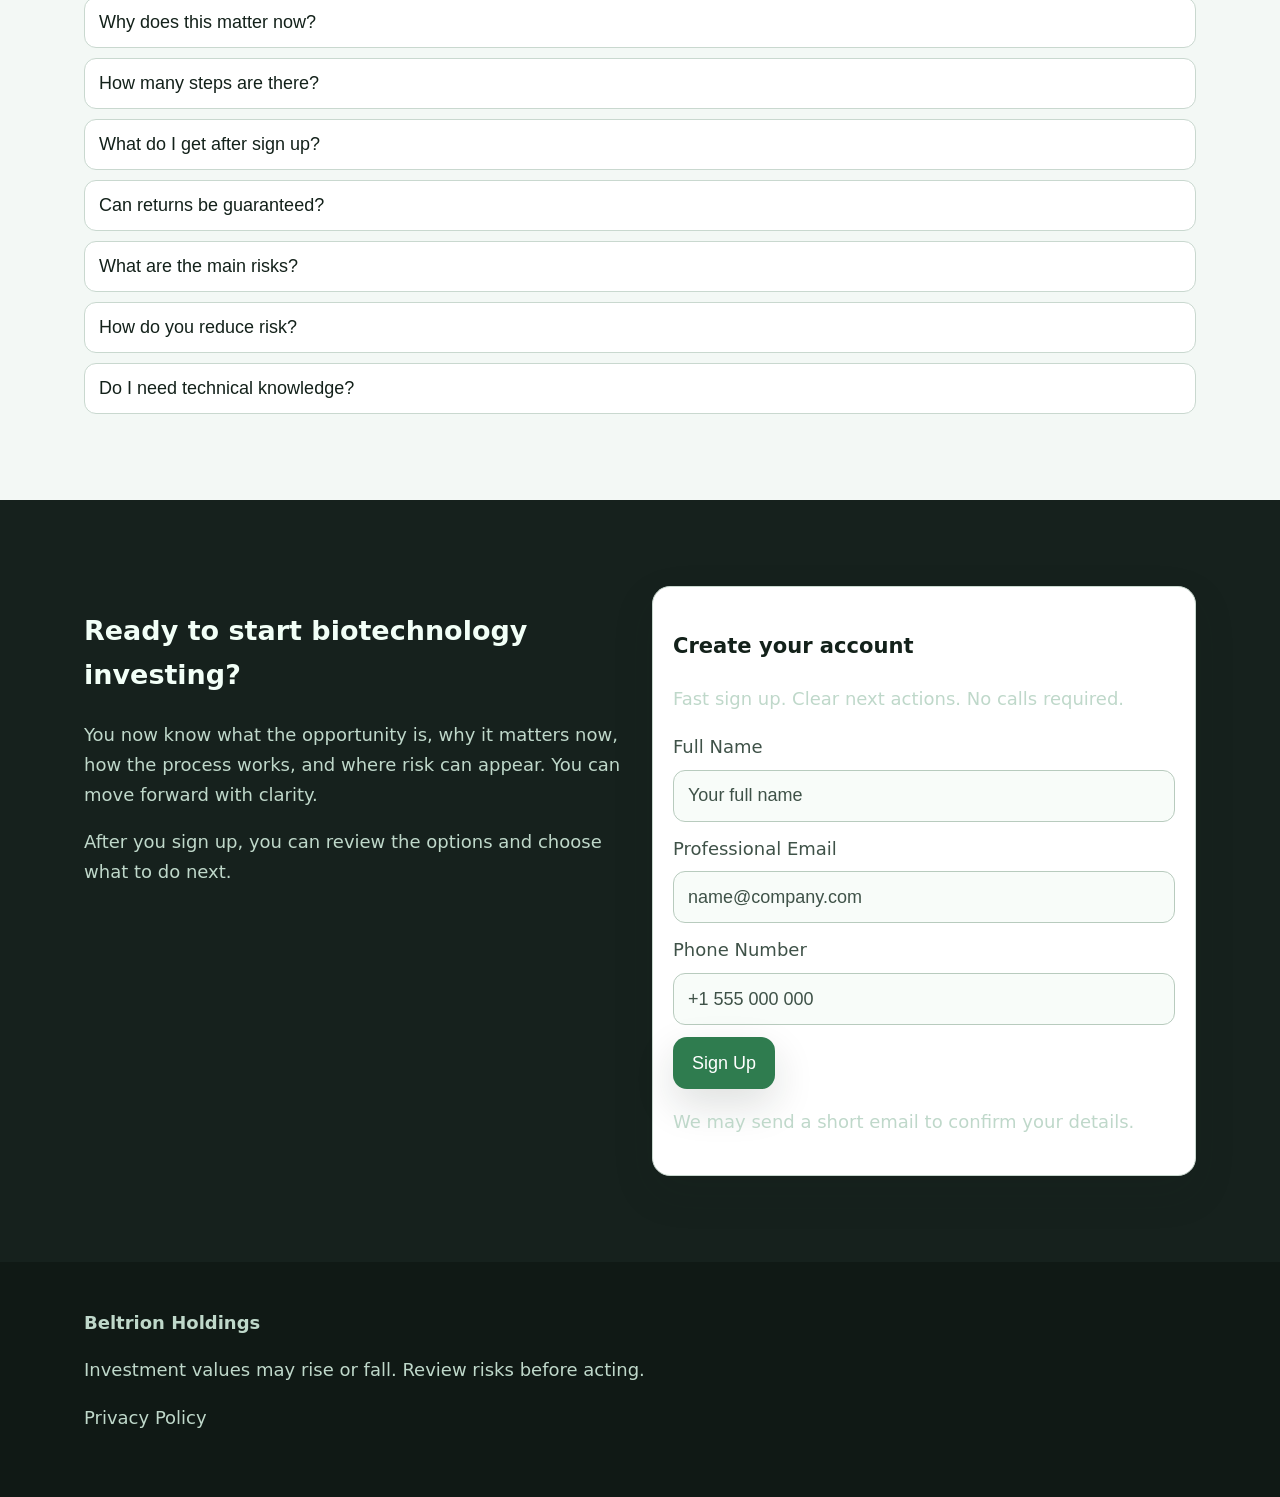
<file: jp/index.html>
<!DOCTYPE html>
<html lang="en">
<head>
  <meta charset="UTF-8" />
  <meta name="viewport" content="width=device-width, initial-scale=1.0" />
  <title>Beltrion Holdings | Biotechnology Investing Opportunities (日本語)</title>
  <meta name="description" content="Beltrion Holdings offers a clear path to biotechnology investing with simple steps, transparent risk notes, and a fast sign up process." />
  <link rel="canonical" href="https://beltrionholdings.com/jp/index.html" />
  <link rel="alternate" hreflang="en" href="https://beltrionholdings.com/index.html" />
  <link rel="alternate" hreflang="de" href="https://beltrionholdings.com/de/index.html" />
  <link rel="alternate" hreflang="fr" href="https://beltrionholdings.com/fr/index.html" />
  <link rel="alternate" hreflang="es" href="https://beltrionholdings.com/es/index.html" />
  <link rel="alternate" hreflang="it" href="https://beltrionholdings.com/it/index.html" />
  <link rel="alternate" hreflang="tr" href="https://beltrionholdings.com/tr/index.html" />
  <link rel="alternate" hreflang="pt" href="https://beltrionholdings.com/pt/index.html" />
  <link rel="alternate" hreflang="ja" href="https://beltrionholdings.com/jp/index.html" />
  <link rel="alternate" hreflang="sk" href="https://beltrionholdings.com/sk/index.html" />
  <link rel="alternate" hreflang="nl-BE" href="https://beltrionholdings.com/be/index.html" />
  <meta property="og:title" content="Beltrion Holdings | Biotechnology Investing" />
  <meta property="og:description" content="A simple and premium way to review biotechnology investing opportunities." />
  <meta property="og:type" content="website" />
  <meta property="og:url" content="https://beltrionholdings.com/jp/index.html" />
  <meta name="twitter:card" content="summary_large_image" />
  <meta name="twitter:title" content="Beltrion Holdings | Biotechnology Investing" />
  <meta name="twitter:description" content="Clear biotechnology investing steps for private investors." />
  <link rel="stylesheet" href="../assets/style.css" />
  <script defer src="../assets/app.js"></script>
</head>
<body>
<div class="site-bg" aria-hidden="true"></div>
<header>
  <div class="container header-inner">
    <a class="brand" href="../index.html">Beltrion Holdings</a>
    <nav class="nav-links" aria-label="Main navigation">
      <a href="#market">Why Market</a><a href="#model">How It Works</a><a href="#metrics">Performance</a><a href="#risk">Risks</a><a href="#faq">FAQ</a>
    </nav>
    <div class="right-tools">
      <div class="lang-wrap">
        <button class="lang-btn" aria-haspopup="true" aria-expanded="false">日本語</button>
        <div class="lang-menu" role="menu">
          
<a href="../index.html"><svg class="flag" viewBox="0 0 3 2" aria-hidden="true"><rect width="3" height="2" fill="#012169"/><path d="M0 0l3 2M3 0L0 2" stroke="#fff" stroke-width=".35"/><path d="M0 0l3 2M3 0L0 2" stroke="#c8102e" stroke-width=".2"/><rect x="1.25" width=".5" height="2" fill="#fff"/><rect y=".75" width="3" height=".5" fill="#fff"/><rect x="1.35" width=".3" height="2" fill="#c8102e"/><rect y=".85" width="3" height=".3" fill="#c8102e"/></svg>English</a>
<a href="../de/index.html"><svg class="flag" viewBox="0 0 3 2"><rect width="3" height=".67" fill="#000"/><rect y=".67" width="3" height=".67" fill="#dd0000"/><rect y="1.34" width="3" height=".66" fill="#ffce00"/></svg>Deutsch</a>
<a href="../fr/index.html"><svg class="flag" viewBox="0 0 3 2"><rect width="1" height="2" fill="#0055a4"/><rect x="1" width="1" height="2" fill="#fff"/><rect x="2" width="1" height="2" fill="#ef4135"/></svg>Français</a>
<a href="../es/index.html"><svg class="flag" viewBox="0 0 3 2"><rect width="3" height=".5" fill="#aa151b"/><rect y=".5" width="3" height="1" fill="#f1bf00"/><rect y="1.5" width="3" height=".5" fill="#aa151b"/></svg>Español</a>
<a href="../it/index.html"><svg class="flag" viewBox="0 0 3 2"><rect width="1" height="2" fill="#009246"/><rect x="1" width="1" height="2" fill="#fff"/><rect x="2" width="1" height="2" fill="#ce2b37"/></svg>Italiano</a>
<a href="../tr/index.html"><svg class="flag" viewBox="0 0 3 2"><rect width="3" height="2" fill="#e30a17"/><circle cx="1.25" cy="1" r=".45" fill="#fff"/><circle cx="1.35" cy="1" r=".35" fill="#e30a17"/></svg>Türkçe</a>
<a href="../pt/index.html"><svg class="flag" viewBox="0 0 3 2"><rect width="1.2" height="2" fill="#046a38"/><rect x="1.2" width="1.8" height="2" fill="#da291c"/></svg>Português</a>
<a href="../jp/index.html"><svg class="flag" viewBox="0 0 3 2"><rect width="3" height="2" fill="#fff"/><circle cx="1.5" cy="1" r=".5" fill="#bc002d"/></svg>日本語</a>
<a href="../sk/index.html"><svg class="flag" viewBox="0 0 3 2"><rect width="3" height=".67" fill="#fff"/><rect y=".67" width="3" height=".67" fill="#0b4ea2"/><rect y="1.34" width="3" height=".66" fill="#ee1c25"/></svg>Slovak</a>
<a href="../be/index.html"><svg class="flag" viewBox="0 0 3 2"><rect width="1" height="2" fill="#000"/><rect x="1" width="1" height="2" fill="#fdcf00"/><rect x="2" width="1" height="2" fill="#e31b23"/></svg>Nederlands (BE)</a>

        </div>
      </div>
      <a href="#signup" class="btn btn-primary">Sign Up</a>
      <button class="menu-btn" aria-label="Open menu">☰</button>
    </div>
  </div>
</header>
<div class="mobile-drawer" aria-hidden="true">
  <div class="drawer-backdrop"></div>
  <aside class="drawer-panel" role="dialog" aria-modal="true" aria-label="Mobile menu">
    <div class="drawer-head"><strong>Menu</strong><button class="drawer-close" aria-label="Close menu">✕</button></div>
    <nav class="drawer-nav">
      <a href="#market">Why Market</a><a href="#model">How It Works</a><a href="#metrics">Performance</a><a href="#risk">Risks</a><a href="#faq">FAQ</a>
    </nav>
    <div class="lang-wrap">
      <button class="lang-btn" aria-haspopup="true" aria-expanded="false">日本語</button>
      <div class="lang-menu">
<a href="../index.html"><svg class="flag" viewBox="0 0 3 2" aria-hidden="true"><rect width="3" height="2" fill="#012169"/><path d="M0 0l3 2M3 0L0 2" stroke="#fff" stroke-width=".35"/><path d="M0 0l3 2M3 0L0 2" stroke="#c8102e" stroke-width=".2"/><rect x="1.25" width=".5" height="2" fill="#fff"/><rect y=".75" width="3" height=".5" fill="#fff"/><rect x="1.35" width=".3" height="2" fill="#c8102e"/><rect y=".85" width="3" height=".3" fill="#c8102e"/></svg>English</a>
<a href="../de/index.html"><svg class="flag" viewBox="0 0 3 2"><rect width="3" height=".67" fill="#000"/><rect y=".67" width="3" height=".67" fill="#dd0000"/><rect y="1.34" width="3" height=".66" fill="#ffce00"/></svg>Deutsch</a>
<a href="../fr/index.html"><svg class="flag" viewBox="0 0 3 2"><rect width="1" height="2" fill="#0055a4"/><rect x="1" width="1" height="2" fill="#fff"/><rect x="2" width="1" height="2" fill="#ef4135"/></svg>Français</a>
<a href="../es/index.html"><svg class="flag" viewBox="0 0 3 2"><rect width="3" height=".5" fill="#aa151b"/><rect y=".5" width="3" height="1" fill="#f1bf00"/><rect y="1.5" width="3" height=".5" fill="#aa151b"/></svg>Español</a>
<a href="../it/index.html"><svg class="flag" viewBox="0 0 3 2"><rect width="1" height="2" fill="#009246"/><rect x="1" width="1" height="2" fill="#fff"/><rect x="2" width="1" height="2" fill="#ce2b37"/></svg>Italiano</a>
<a href="../tr/index.html"><svg class="flag" viewBox="0 0 3 2"><rect width="3" height="2" fill="#e30a17"/><circle cx="1.25" cy="1" r=".45" fill="#fff"/><circle cx="1.35" cy="1" r=".35" fill="#e30a17"/></svg>Türkçe</a>
<a href="../pt/index.html"><svg class="flag" viewBox="0 0 3 2"><rect width="1.2" height="2" fill="#046a38"/><rect x="1.2" width="1.8" height="2" fill="#da291c"/></svg>Português</a>
<a href="../jp/index.html"><svg class="flag" viewBox="0 0 3 2"><rect width="3" height="2" fill="#fff"/><circle cx="1.5" cy="1" r=".5" fill="#bc002d"/></svg>日本語</a>
<a href="../sk/index.html"><svg class="flag" viewBox="0 0 3 2"><rect width="3" height=".67" fill="#fff"/><rect y=".67" width="3" height=".67" fill="#0b4ea2"/><rect y="1.34" width="3" height=".66" fill="#ee1c25"/></svg>Slovak</a>
<a href="../be/index.html"><svg class="flag" viewBox="0 0 3 2"><rect width="1" height="2" fill="#000"/><rect x="1" width="1" height="2" fill="#fdcf00"/><rect x="2" width="1" height="2" fill="#e31b23"/></svg>Nederlands (BE)</a>
</div>
    </div>
    <a href="#signup" class="btn btn-primary">Sign Up</a>
  </aside>
</div>

<section class="section dark" id="hero">
  <div class="container hero-grid">
    <div class="hero-copy">
      <h1>Biotechnology Investing With Clear Steps</h1>
      <p>Beltrion Holdings helps investors access biotechnology investing opportunities in one clear flow. The sector matters now because new therapies and medical tools are moving from labs to real markets faster.</p>
      <p>You get a simple process, visible checks, and direct progress tracking. After you sign up, you get instant access to the next steps.</p>
      <div class="performance-panel visual">
        <h3 style="margin-top:0;color:#effff6;">Typical monthly outcome range</h3>
        <div class="range-grid">
          <article class="range-card"><div class="range-value">8–15%</div><div class="range-label">Monthly range</div></article>
          <article class="range-card"><div class="range-value">80–200%</div><div class="range-label">Annual range</div></article>
        </div>
        <div class="range-note">Returns depend on market conditions. Not guaranteed.</div>
      </div>
    </div>
    <form class="form-card" id="signup" aria-label="Lead form">
      <h3 class="form-title">Start your setup</h3>
      <p class="form-sub">Sign up in minutes, then review choices in your dashboard.</p>
      <div class="form-row"><label for="name1">Full Name</label><input id="name1" type="text" placeholder="Your full name" required /></div>
      <div class="form-row"><label for="email1">Professional Email</label><input id="email1" type="email" placeholder="name@company.com" required /></div>
      <div class="form-row"><label for="phone1">Phone Number</label><input id="phone1" type="tel" placeholder="+1 555 000 000" required /></div>
      <button class="btn btn-primary" type="submit">Sign Up</button>
      <p class="muted">We may send a short email to confirm your details.</p>
    </form>
  </div>
</section>

<section class="section light" id="market"><div class="container split-grid"><div>
  <h2>Why this market now</h2>
  <p>Biotechnology investing is gaining attention because healthcare demand keeps rising. Better data tools also help teams test and launch products faster.</p>
  <ul>
    <li>Global aging drives need for better treatment options.</li>
    <li>Faster clinical tools reduce waste and speed decisions.</li>
    <li>Medical device adoption is improving care access worldwide.</li>
    <li>More partnerships create exits and growth moments.</li>
  </ul>
  <p><strong>What it means:</strong> timing can improve entry quality before wider market repricing.</p>
</div><div class="card-grid">
  <article class="card"><h3>Demand Expansion</h3><p>Healthcare spending grows as chronic conditions rise globally.</p><p class="muted">Investor gain: wider revenue base.</p></article>
  <article class="card"><h3>Pipeline Speed</h3><p>Modern trial tools shorten test cycles and cut delays.</p><p class="muted">Investor gain: faster value milestones.</p></article>
</div></div></section>

<section class="section dark" id="model"><div class="container split-grid"><div class="card">
  <h2>How it works</h2>
  <p>Here is the model in simple steps. We track early signals, filter options, and keep only opportunities with clear product demand and realistic routes to scale.</p>
  <div class="card-grid">
    <article class="card"><h3>Find Signals</h3><p>We map product traction and buyer need.</p></article>
    <article class="card"><h3>Check Evidence</h3><p>We verify data, team quality, and route to market.</p></article>
    <article class="card"><h3>Build Mix</h3><p>We balance options across different biotech segments.</p></article>
  </div>
  <p><strong>What it means:</strong> your exposure is built from structured checks, not hype.</p>
</div><div class="card">
  <h3>Selection architecture</h3>
  <div class="card-grid">
    <article class="card"><h3>Input</h3><p>Clinical and commercial evidence.</p><p class="muted">Benchmark: market noise removed.</p></article>
    <article class="card"><h3>Filter</h3><p>Only clear demand signals pass.</p><p class="muted">Benchmark: weak demand excluded.</p></article>
    <article class="card"><h3>Outcome</h3><p>Focused set with practical upside paths.</p><p class="muted">Investor gain: cleaner decision set.</p></article>
  </div>
</div></div></section>

<section class="section light" id="process"><div class="container">
  <h2>Fast setup timeline</h2>
  <p>You do not need complex onboarding. The flow is short and clear.</p>
  <div class="process-line">
    <article class="card"><span class="step-time">5 Minute</span><h3>Create profile</h3><p>Enter details and open your account.</p></article>
    <article class="card"><span class="step-time">1–6 Hour</span><h3>Verify details</h3><p>Confirm identity and contact basics.</p></article>
    <article class="card"><span class="step-time">6–12 Hour</span><h3>Review options</h3><p>See opportunities and compare choices.</p></article>
    <article class="card"><span class="step-time">12–24 Hour</span><h3>Activate access</h3><p>Complete setup and unlock dashboard.</p></article>
  </div>
  <p>Most people finish setup in 24 hours.</p>
  <p>After you sign up, you will see a clear setup checklist.</p>
</div></section>

<section class="section dark" id="metrics"><div class="container split-grid"><div>
  <h2>Performance snapshot</h2>
  <p>This view compares observed biotechnology investing outcomes against a broad market baseline during strong cycles.</p>
  <div class="card metric-compare visual">
    <h3>Cycle comparison</h3>
    <div class="bar-wrap"><div class="bar-label"><span>Beltrion model</span><span>76</span></div><div class="bar-track"><div class="bar-fill us"></div></div></div>
    <div class="bar-wrap"><div class="bar-label"><span>Market average</span><span>49</span></div><div class="bar-track"><div class="bar-fill market"></div></div></div>
    <p>Meaning: stronger upside appeared when entry discipline stayed strict.</p>
    <p>Investor gain: better return potential versus broad averages.</p>
  </div>
</div><div class="card">
  <h3>Primary metric</h3>
  <p style="font-size:42px;color:var(--accent-a);margin:0;">2.4x</p>
  <p>Observed top-cycle uplift over baseline basket.</p>
  <p>Meaning: timing and filtering can move outcomes materially.</p>
  <p>Investor gain: clearer reward for patient positioning.</p>
</div></div></section>

<section class="section light" id="insights"><div class="container split-grid"><div class="card">
  <h2>What drives returns</h2>
  <p>Returns in biotechnology investing usually come from a few clear drivers. This keeps decision making practical.</p>
  <div class="waterfall visual">
    <article class="w-step"><div>Entry timing</div><div class="v">+22</div></article>
    <article class="w-step"><div>Product proof</div><div class="v">+31</div></article>
    <article class="w-step"><div>Partnerships</div><div class="v">+18</div></article>
    <article class="w-step"><div>Execution drag</div><div class="v">-9</div></article>
  </div>
  <p>Meaning: most upside comes from proof and disciplined entry.</p>
  <p>Investor gain: focus stays on factors you can track.</p>
</div><div>
  <ul>
    <li>New approvals can reprice selected assets quickly.</li>
    <li>Commercial traction often matters more than hype cycles.</li>
    <li>Execution delays can reduce gains if not monitored early.</li>
    <li>Diversifying across themes can smooth outcomes.</li>
  </ul>
</div></div></section>

<section class="section dark" id="risk"><div class="container split-grid"><div>
  <h2>Simple risk view</h2>
  <p>Every investment can go wrong. We use a plain map so you know what to watch before committing capital.</p>
  <div class="risk-matrix visual">
    <article class="risk-cell"><h3>Low impact</h3><p>Short launch delays.</p><p>Meaning: timing moves, thesis can hold.</p></article>
    <article class="risk-cell"><h3>Medium impact</h3><p>Pricing pressure.</p><p>Meaning: upside may shrink.</p></article>
    <article class="risk-cell"><h3>High impact</h3><p>Trial misses target.</p><p>Meaning: value can drop fast.</p></article>
    <article class="risk-cell"><h3>Control actions</h3><p>Diversified entries and staged decisions.</p><p>Investor gain: better downside control.</p></article>
  </div>
</div><div class="card-grid">
  <article class="card"><h3>Market swings</h3><p>Prices can move quickly on headlines.</p><p class="muted">How we reduce risk: staged exposure.</p></article>
  <article class="card"><h3>Product delay</h3><p>Testing or launch can take longer.</p><p class="muted">How we reduce risk: milestone checks.</p></article>
</div></div></section>

<section class="section light" id="reviews"><div class="container">
  <h2>Investor reviews</h2>
  <p>These comments highlight clarity, speed, and trust in the process.</p>
  <div class="review-row">
    <article class="review card"><div class="head"><div class="avatar">AL</div><strong>Anna Lewis</strong><span class="verified">VERIFIED</span></div><p>Product Lead · Dublin</p><p>“Simple flow. I understood biotechnology investing without dense reports.”</p></article>
    <article class="review card"><div class="head"><div class="avatar">MR</div><strong>Marco Rossi</strong><span class="verified">VERIFIED</span></div><p>Business Owner · Milan</p><p>“The setup checklist made decisions clear in one evening.”</p></article>
    <article class="review card"><div class="head"><div class="avatar">SK</div><strong>Sara Khan</strong><span class="verified">VERIFIED</span></div><p>Consultant · London</p><p>“I liked the plain risk notes and direct comparison visuals.”</p></article>
    <article class="review card"><div class="head"><div class="avatar">TJ</div><strong>Tom Jensen</strong><span class="verified">VERIFIED</span></div><p>Engineer · Copenhagen</p><p>“Premium design, practical content, and fast sign up.”</p></article>
  </div>
</div></section>

<section class="section light" id="faq"><div class="container">
  <h2>FAQ</h2>
  <p>Quick answers to common investor questions.</p>
  <div class="faq-list">
    <article class="faq-item open"><button class="faq-btn">What is biotechnology investing here?</button><div class="faq-answer">It is access to selected biotech and medtech opportunities through a clear screening model.</div></article>
    <article class="faq-item"><button class="faq-btn">Why does this matter now?</button><div class="faq-answer">Healthcare demand is growing and innovation cycles are moving faster than before.</div></article>
    <article class="faq-item"><button class="faq-btn">How many steps are there?</button><div class="faq-answer">Four simple setup steps, usually finished in under 24 hours.</div></article>
    <article class="faq-item"><button class="faq-btn">What do I get after sign up?</button><div class="faq-answer">After you sign up, you can review the options and choose what to do next.</div></article>
    <article class="faq-item"><button class="faq-btn">Can returns be guaranteed?</button><div class="faq-answer">No. Returns depend on market conditions and can be lower than expected.</div></article>
    <article class="faq-item"><button class="faq-btn">What are the main risks?</button><div class="faq-answer">Market swings, product delays, and execution issues can reduce outcomes.</div></article>
    <article class="faq-item"><button class="faq-btn">How do you reduce risk?</button><div class="faq-answer">We use staged entries, diversification, and milestone-based review checks.</div></article>
    <article class="faq-item"><button class="faq-btn">Do I need technical knowledge?</button><div class="faq-answer">No. The platform explains each step in plain language.</div></article>
  </div>
</div></section>

<section class="section dark" id="final-cta"><div class="container split-grid"><div>
  <h2>Ready to start biotechnology investing?</h2>
  <p>You now know what the opportunity is, why it matters now, how the process works, and where risk can appear. You can move forward with clarity.</p>
  <p>After you sign up, you can review the options and choose what to do next.</p>
</div>
<form class="form-card" aria-label="Final lead form">
  <h3>Create your account</h3>
  <p>Fast sign up. Clear next actions. No calls required.</p>
  <div class="form-row"><label for="name2">Full Name</label><input id="name2" type="text" placeholder="Your full name" required /></div>
  <div class="form-row"><label for="email2">Professional Email</label><input id="email2" type="email" placeholder="name@company.com" required /></div>
  <div class="form-row"><label for="phone2">Phone Number</label><input id="phone2" type="tel" placeholder="+1 555 000 000" required /></div>
  <button class="btn btn-primary" type="submit">Sign Up</button>
  <p>We may send a short email to confirm your details.</p>
</form></div></section>

<footer class="footer"><div class="container">
  <p><strong>Beltrion Holdings</strong></p>
  <p>Investment values may rise or fall. Review risks before acting.</p>
  <p><a href="#" data-open-privacy>Privacy Policy</a></p>
</div></footer>

<div class="modal" aria-hidden="true">
  <div class="modal-backdrop" data-close-privacy></div>
  <article class="modal-panel" role="dialog" aria-modal="true" aria-label="Privacy Policy">
    <button class="modal-close-x" data-close-privacy aria-label="Close privacy policy">✕</button>
    <h2>Privacy Policy</h2>
    <h3>Introduction</h3><p>We protect your personal data and use it only for clear service needs.</p>
    <h3>Data collection</h3><p>We collect name, professional email, phone number, and activity logs.</p>
    <h3>Legal basis</h3><p>We process data to provide requested services and meet legal obligations.</p>
    <h3>Cookies</h3><p>Cookies support core functions, analytics, and performance monitoring.</p>
    <h3>Retention</h3><p>We keep data only as long as needed for service and law.</p>
    <h3>Third-party sharing</h3><p>We share limited data with secure processors that support operations.</p>
    <h3>Security</h3><p>We use access controls, encryption, and monitoring to protect data.</p>
    <h3>User rights</h3><p>You may request access, correction, deletion, or limited processing.</p>
    <h3>International transfers</h3><p>Some providers operate globally. We use safeguards for cross-border transfers.</p>
    <h3>Industry risk disclosure</h3><p>Biotechnology investing can be volatile. Past outcomes do not guarantee future returns.</p>
    <h3>Contact</h3><p>Questions: privacy@beltrionholdings.com</p>
    <div class="modal-footer"><button class="btn" data-close-privacy>Close</button></div>
  </article>
</div>

<script type="application/ld+json">{"@context":"https://schema.org","@graph":[{"@type":"Organization","name":"Beltrion Holdings","url":"https://beltrionholdings.com"},{"@type":"WebSite","name":"Beltrion Holdings","url":"https://beltrionholdings.com"},{"@type":"FAQPage","mainEntity":[{"@type":"Question","name":"What is biotechnology investing here?","acceptedAnswer":{"@type":"Answer","text":"Access to selected biotech and medtech opportunities through a clear screening model."}},{"@type":"Question","name":"How many steps are there?","acceptedAnswer":{"@type":"Answer","text":"Four setup steps, usually completed within 24 hours."}}]},{"@type":"Review","author":{"@type":"Person","name":"Anna Lewis"},"reviewBody":"Simple flow and clear risk notes.","reviewRating":{"@type":"Rating","ratingValue":"5","bestRating":"5"}}]}</script>
</body></html>
</file>
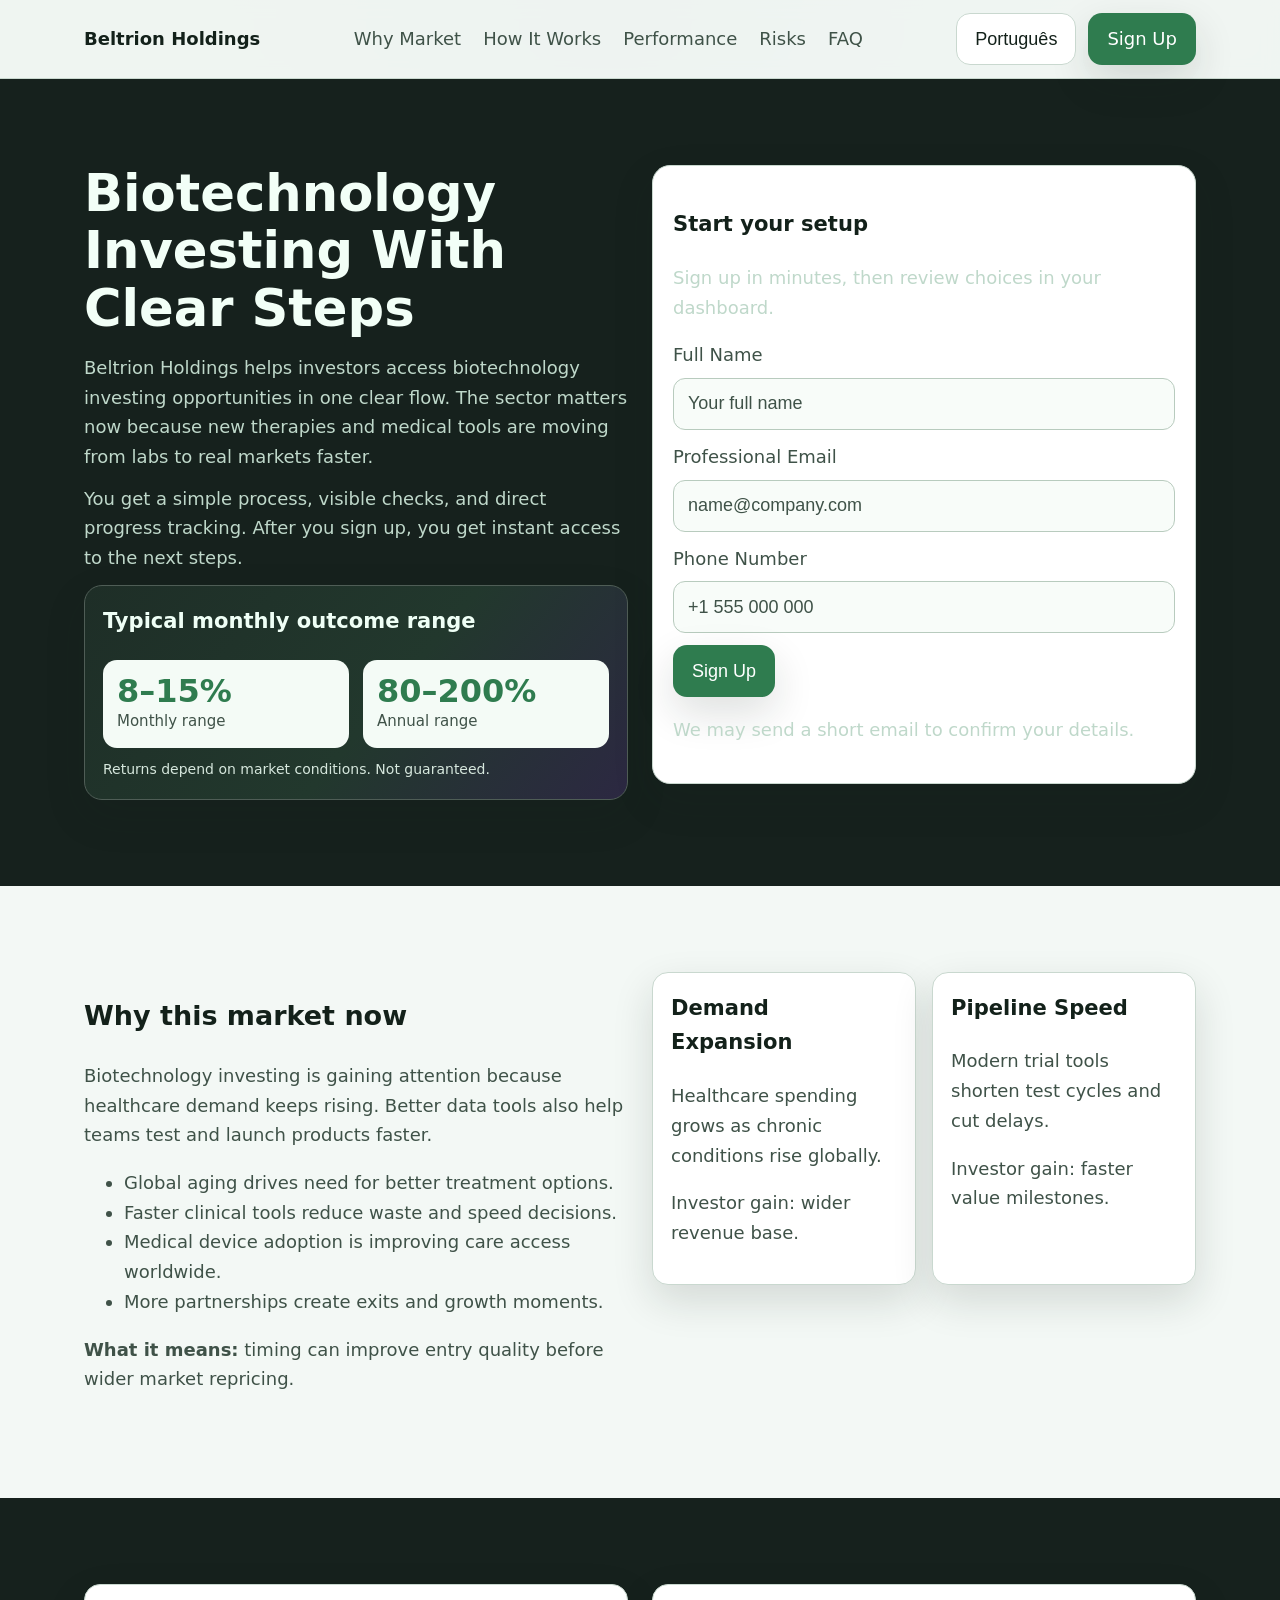
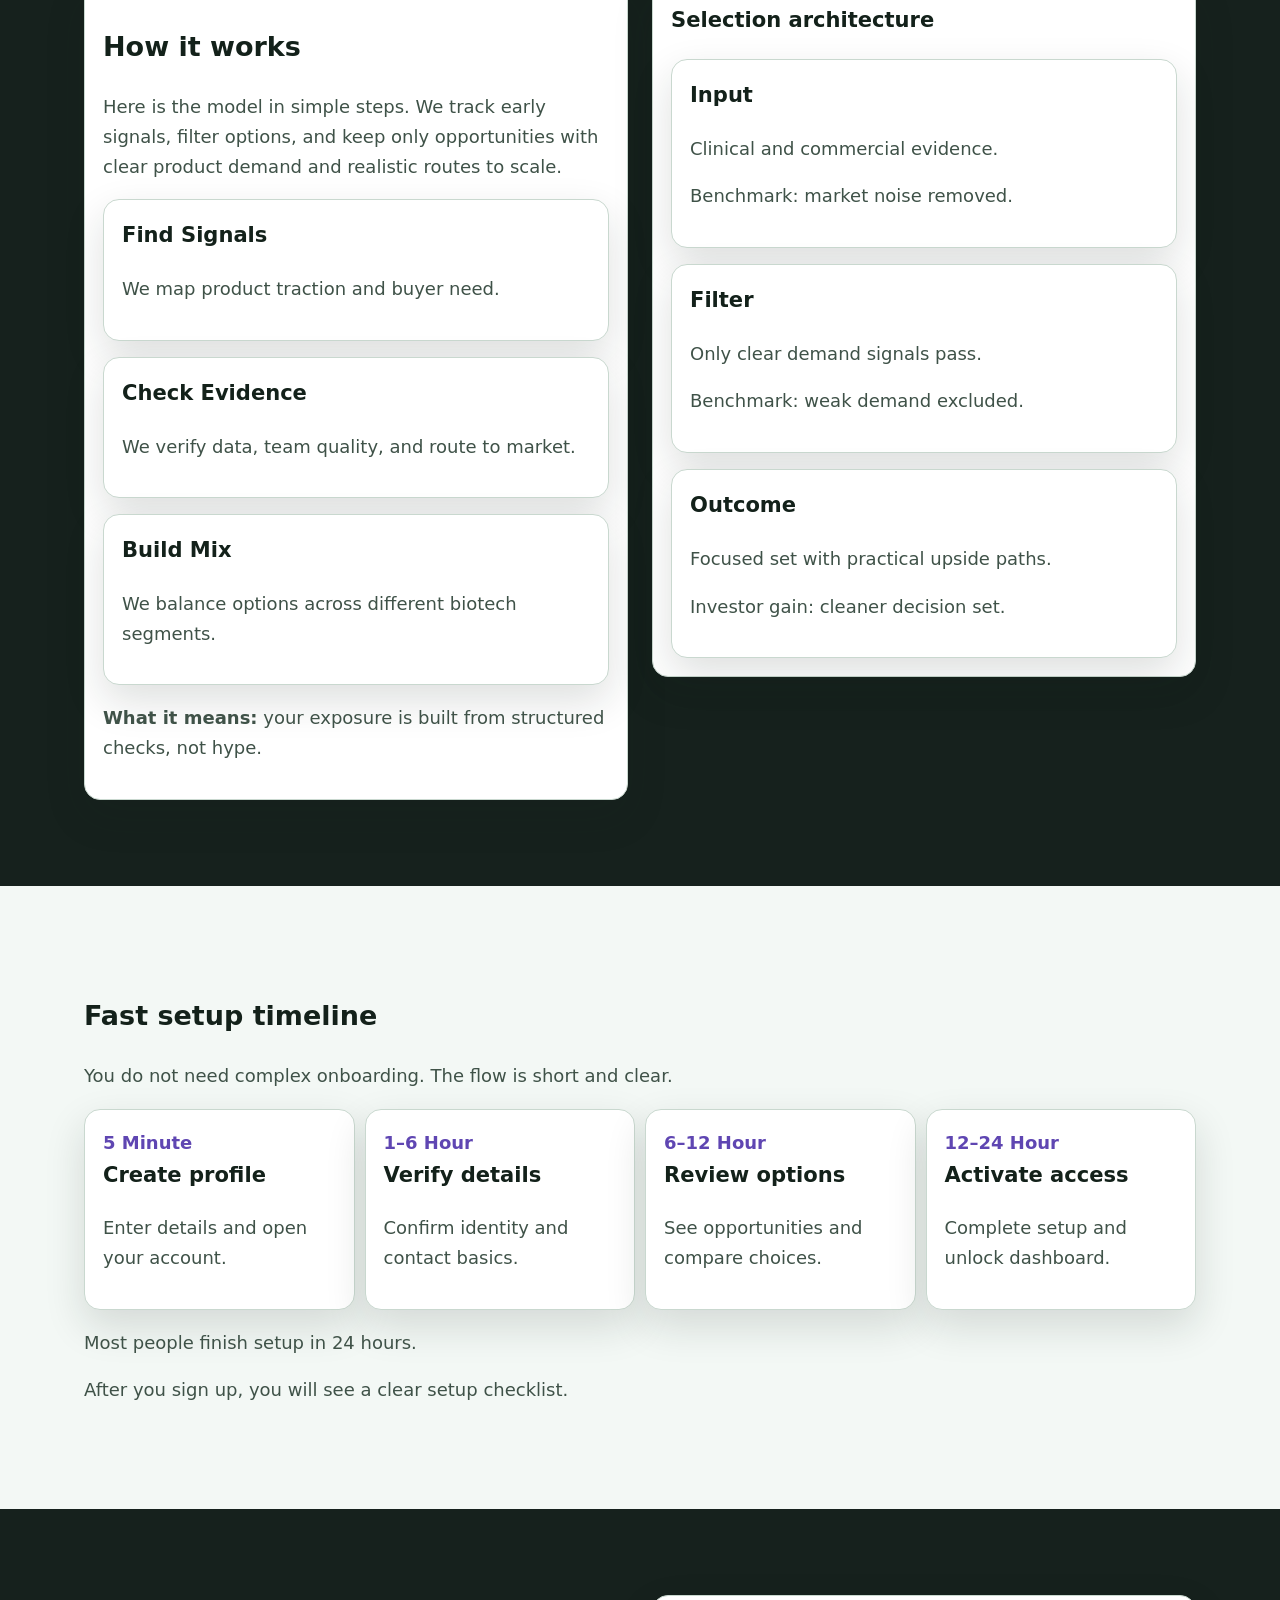
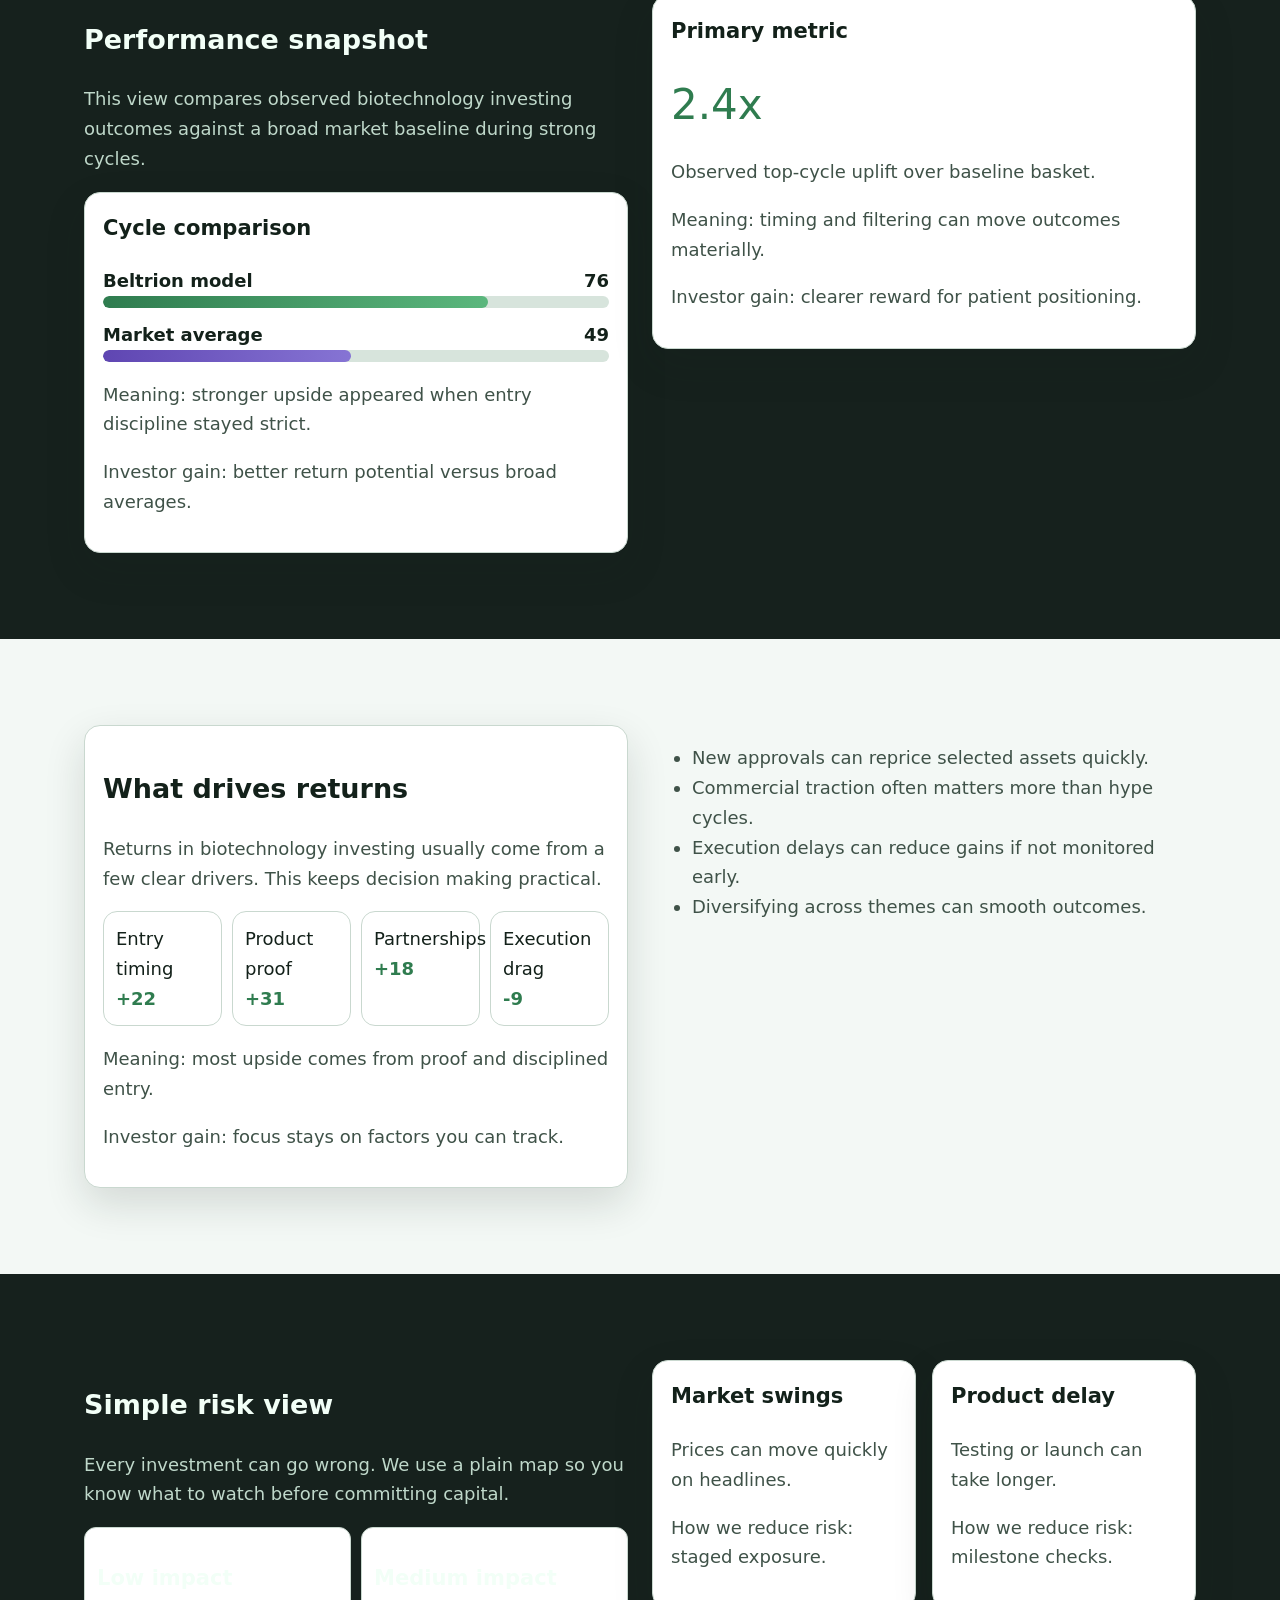
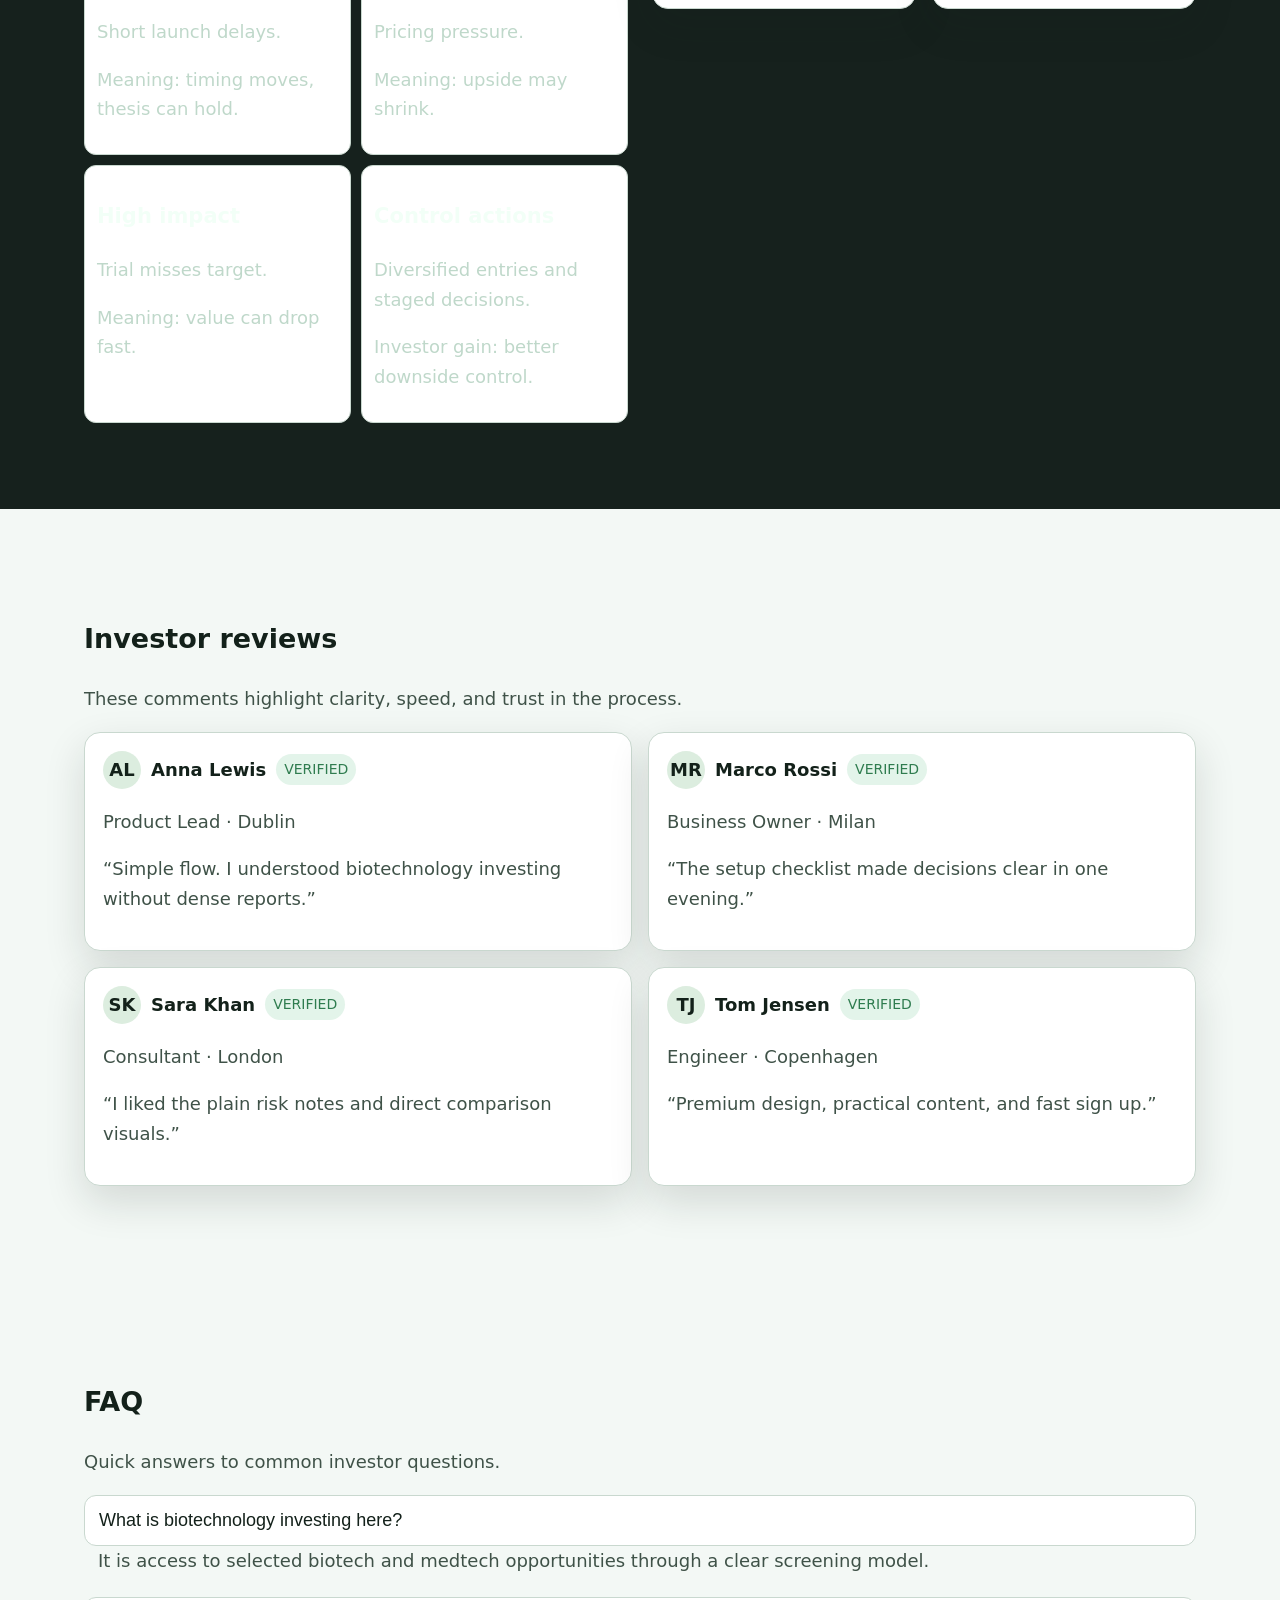
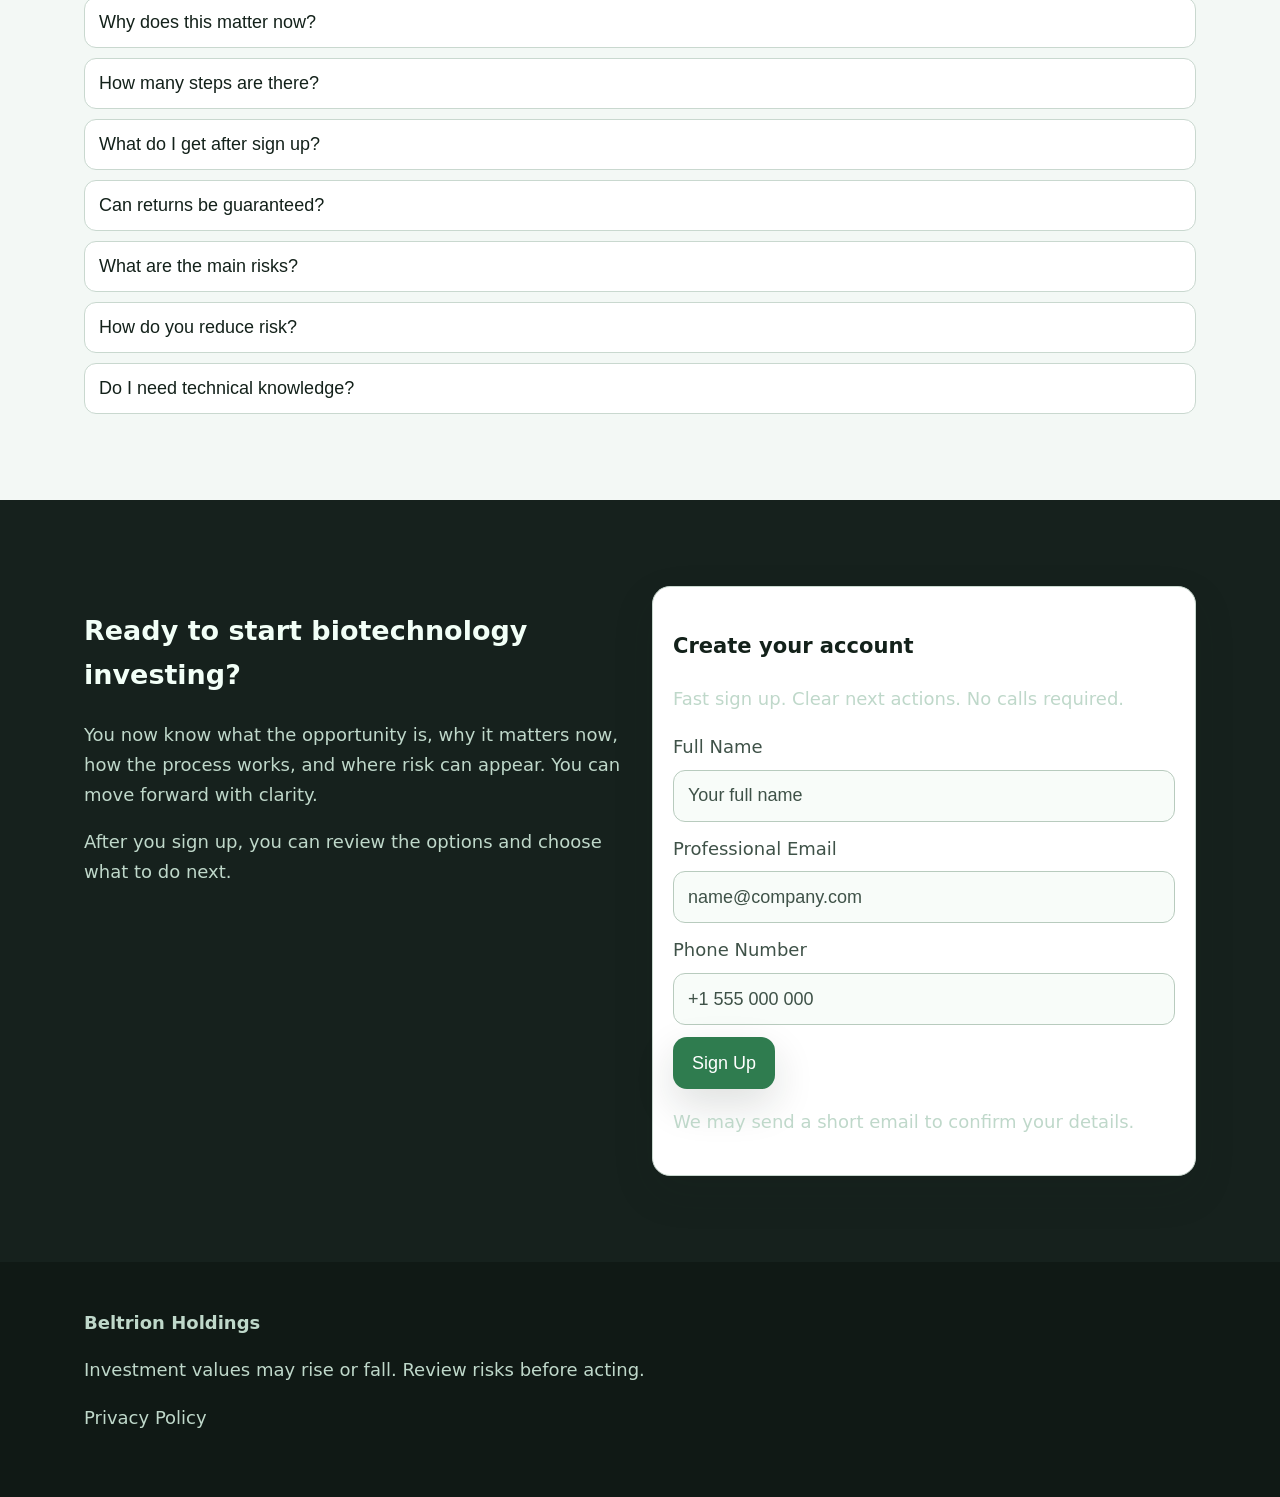
<file: pt/index.html>
<!DOCTYPE html>
<html lang="en">
<head>
  <meta charset="UTF-8" />
  <meta name="viewport" content="width=device-width, initial-scale=1.0" />
  <title>Beltrion Holdings | Biotechnology Investing Opportunities (Português)</title>
  <meta name="description" content="Beltrion Holdings offers a clear path to biotechnology investing with simple steps, transparent risk notes, and a fast sign up process." />
  <link rel="canonical" href="https://beltrionholdings.com/pt/index.html" />
  <link rel="alternate" hreflang="en" href="https://beltrionholdings.com/index.html" />
  <link rel="alternate" hreflang="de" href="https://beltrionholdings.com/de/index.html" />
  <link rel="alternate" hreflang="fr" href="https://beltrionholdings.com/fr/index.html" />
  <link rel="alternate" hreflang="es" href="https://beltrionholdings.com/es/index.html" />
  <link rel="alternate" hreflang="it" href="https://beltrionholdings.com/it/index.html" />
  <link rel="alternate" hreflang="tr" href="https://beltrionholdings.com/tr/index.html" />
  <link rel="alternate" hreflang="pt" href="https://beltrionholdings.com/pt/index.html" />
  <link rel="alternate" hreflang="ja" href="https://beltrionholdings.com/jp/index.html" />
  <link rel="alternate" hreflang="sk" href="https://beltrionholdings.com/sk/index.html" />
  <link rel="alternate" hreflang="nl-BE" href="https://beltrionholdings.com/be/index.html" />
  <meta property="og:title" content="Beltrion Holdings | Biotechnology Investing" />
  <meta property="og:description" content="A simple and premium way to review biotechnology investing opportunities." />
  <meta property="og:type" content="website" />
  <meta property="og:url" content="https://beltrionholdings.com/pt/index.html" />
  <meta name="twitter:card" content="summary_large_image" />
  <meta name="twitter:title" content="Beltrion Holdings | Biotechnology Investing" />
  <meta name="twitter:description" content="Clear biotechnology investing steps for private investors." />
  <link rel="stylesheet" href="../assets/style.css" />
  <script defer src="../assets/app.js"></script>
</head>
<body>
<div class="site-bg" aria-hidden="true"></div>
<header>
  <div class="container header-inner">
    <a class="brand" href="../index.html">Beltrion Holdings</a>
    <nav class="nav-links" aria-label="Main navigation">
      <a href="#market">Why Market</a><a href="#model">How It Works</a><a href="#metrics">Performance</a><a href="#risk">Risks</a><a href="#faq">FAQ</a>
    </nav>
    <div class="right-tools">
      <div class="lang-wrap">
        <button class="lang-btn" aria-haspopup="true" aria-expanded="false">Português</button>
        <div class="lang-menu" role="menu">
          
<a href="../index.html"><svg class="flag" viewBox="0 0 3 2" aria-hidden="true"><rect width="3" height="2" fill="#012169"/><path d="M0 0l3 2M3 0L0 2" stroke="#fff" stroke-width=".35"/><path d="M0 0l3 2M3 0L0 2" stroke="#c8102e" stroke-width=".2"/><rect x="1.25" width=".5" height="2" fill="#fff"/><rect y=".75" width="3" height=".5" fill="#fff"/><rect x="1.35" width=".3" height="2" fill="#c8102e"/><rect y=".85" width="3" height=".3" fill="#c8102e"/></svg>English</a>
<a href="../de/index.html"><svg class="flag" viewBox="0 0 3 2"><rect width="3" height=".67" fill="#000"/><rect y=".67" width="3" height=".67" fill="#dd0000"/><rect y="1.34" width="3" height=".66" fill="#ffce00"/></svg>Deutsch</a>
<a href="../fr/index.html"><svg class="flag" viewBox="0 0 3 2"><rect width="1" height="2" fill="#0055a4"/><rect x="1" width="1" height="2" fill="#fff"/><rect x="2" width="1" height="2" fill="#ef4135"/></svg>Français</a>
<a href="../es/index.html"><svg class="flag" viewBox="0 0 3 2"><rect width="3" height=".5" fill="#aa151b"/><rect y=".5" width="3" height="1" fill="#f1bf00"/><rect y="1.5" width="3" height=".5" fill="#aa151b"/></svg>Español</a>
<a href="../it/index.html"><svg class="flag" viewBox="0 0 3 2"><rect width="1" height="2" fill="#009246"/><rect x="1" width="1" height="2" fill="#fff"/><rect x="2" width="1" height="2" fill="#ce2b37"/></svg>Italiano</a>
<a href="../tr/index.html"><svg class="flag" viewBox="0 0 3 2"><rect width="3" height="2" fill="#e30a17"/><circle cx="1.25" cy="1" r=".45" fill="#fff"/><circle cx="1.35" cy="1" r=".35" fill="#e30a17"/></svg>Türkçe</a>
<a href="../pt/index.html"><svg class="flag" viewBox="0 0 3 2"><rect width="1.2" height="2" fill="#046a38"/><rect x="1.2" width="1.8" height="2" fill="#da291c"/></svg>Português</a>
<a href="../jp/index.html"><svg class="flag" viewBox="0 0 3 2"><rect width="3" height="2" fill="#fff"/><circle cx="1.5" cy="1" r=".5" fill="#bc002d"/></svg>日本語</a>
<a href="../sk/index.html"><svg class="flag" viewBox="0 0 3 2"><rect width="3" height=".67" fill="#fff"/><rect y=".67" width="3" height=".67" fill="#0b4ea2"/><rect y="1.34" width="3" height=".66" fill="#ee1c25"/></svg>Slovak</a>
<a href="../be/index.html"><svg class="flag" viewBox="0 0 3 2"><rect width="1" height="2" fill="#000"/><rect x="1" width="1" height="2" fill="#fdcf00"/><rect x="2" width="1" height="2" fill="#e31b23"/></svg>Nederlands (BE)</a>

        </div>
      </div>
      <a href="#signup" class="btn btn-primary">Sign Up</a>
      <button class="menu-btn" aria-label="Open menu">☰</button>
    </div>
  </div>
</header>
<div class="mobile-drawer" aria-hidden="true">
  <div class="drawer-backdrop"></div>
  <aside class="drawer-panel" role="dialog" aria-modal="true" aria-label="Mobile menu">
    <div class="drawer-head"><strong>Menu</strong><button class="drawer-close" aria-label="Close menu">✕</button></div>
    <nav class="drawer-nav">
      <a href="#market">Why Market</a><a href="#model">How It Works</a><a href="#metrics">Performance</a><a href="#risk">Risks</a><a href="#faq">FAQ</a>
    </nav>
    <div class="lang-wrap">
      <button class="lang-btn" aria-haspopup="true" aria-expanded="false">Português</button>
      <div class="lang-menu">
<a href="../index.html"><svg class="flag" viewBox="0 0 3 2" aria-hidden="true"><rect width="3" height="2" fill="#012169"/><path d="M0 0l3 2M3 0L0 2" stroke="#fff" stroke-width=".35"/><path d="M0 0l3 2M3 0L0 2" stroke="#c8102e" stroke-width=".2"/><rect x="1.25" width=".5" height="2" fill="#fff"/><rect y=".75" width="3" height=".5" fill="#fff"/><rect x="1.35" width=".3" height="2" fill="#c8102e"/><rect y=".85" width="3" height=".3" fill="#c8102e"/></svg>English</a>
<a href="../de/index.html"><svg class="flag" viewBox="0 0 3 2"><rect width="3" height=".67" fill="#000"/><rect y=".67" width="3" height=".67" fill="#dd0000"/><rect y="1.34" width="3" height=".66" fill="#ffce00"/></svg>Deutsch</a>
<a href="../fr/index.html"><svg class="flag" viewBox="0 0 3 2"><rect width="1" height="2" fill="#0055a4"/><rect x="1" width="1" height="2" fill="#fff"/><rect x="2" width="1" height="2" fill="#ef4135"/></svg>Français</a>
<a href="../es/index.html"><svg class="flag" viewBox="0 0 3 2"><rect width="3" height=".5" fill="#aa151b"/><rect y=".5" width="3" height="1" fill="#f1bf00"/><rect y="1.5" width="3" height=".5" fill="#aa151b"/></svg>Español</a>
<a href="../it/index.html"><svg class="flag" viewBox="0 0 3 2"><rect width="1" height="2" fill="#009246"/><rect x="1" width="1" height="2" fill="#fff"/><rect x="2" width="1" height="2" fill="#ce2b37"/></svg>Italiano</a>
<a href="../tr/index.html"><svg class="flag" viewBox="0 0 3 2"><rect width="3" height="2" fill="#e30a17"/><circle cx="1.25" cy="1" r=".45" fill="#fff"/><circle cx="1.35" cy="1" r=".35" fill="#e30a17"/></svg>Türkçe</a>
<a href="../pt/index.html"><svg class="flag" viewBox="0 0 3 2"><rect width="1.2" height="2" fill="#046a38"/><rect x="1.2" width="1.8" height="2" fill="#da291c"/></svg>Português</a>
<a href="../jp/index.html"><svg class="flag" viewBox="0 0 3 2"><rect width="3" height="2" fill="#fff"/><circle cx="1.5" cy="1" r=".5" fill="#bc002d"/></svg>日本語</a>
<a href="../sk/index.html"><svg class="flag" viewBox="0 0 3 2"><rect width="3" height=".67" fill="#fff"/><rect y=".67" width="3" height=".67" fill="#0b4ea2"/><rect y="1.34" width="3" height=".66" fill="#ee1c25"/></svg>Slovak</a>
<a href="../be/index.html"><svg class="flag" viewBox="0 0 3 2"><rect width="1" height="2" fill="#000"/><rect x="1" width="1" height="2" fill="#fdcf00"/><rect x="2" width="1" height="2" fill="#e31b23"/></svg>Nederlands (BE)</a>
</div>
    </div>
    <a href="#signup" class="btn btn-primary">Sign Up</a>
  </aside>
</div>

<section class="section dark" id="hero">
  <div class="container hero-grid">
    <div class="hero-copy">
      <h1>Biotechnology Investing With Clear Steps</h1>
      <p>Beltrion Holdings helps investors access biotechnology investing opportunities in one clear flow. The sector matters now because new therapies and medical tools are moving from labs to real markets faster.</p>
      <p>You get a simple process, visible checks, and direct progress tracking. After you sign up, you get instant access to the next steps.</p>
      <div class="performance-panel visual">
        <h3 style="margin-top:0;color:#effff6;">Typical monthly outcome range</h3>
        <div class="range-grid">
          <article class="range-card"><div class="range-value">8–15%</div><div class="range-label">Monthly range</div></article>
          <article class="range-card"><div class="range-value">80–200%</div><div class="range-label">Annual range</div></article>
        </div>
        <div class="range-note">Returns depend on market conditions. Not guaranteed.</div>
      </div>
    </div>
    <form class="form-card" id="signup" aria-label="Lead form">
      <h3 class="form-title">Start your setup</h3>
      <p class="form-sub">Sign up in minutes, then review choices in your dashboard.</p>
      <div class="form-row"><label for="name1">Full Name</label><input id="name1" type="text" placeholder="Your full name" required /></div>
      <div class="form-row"><label for="email1">Professional Email</label><input id="email1" type="email" placeholder="name@company.com" required /></div>
      <div class="form-row"><label for="phone1">Phone Number</label><input id="phone1" type="tel" placeholder="+1 555 000 000" required /></div>
      <button class="btn btn-primary" type="submit">Sign Up</button>
      <p class="muted">We may send a short email to confirm your details.</p>
    </form>
  </div>
</section>

<section class="section light" id="market"><div class="container split-grid"><div>
  <h2>Why this market now</h2>
  <p>Biotechnology investing is gaining attention because healthcare demand keeps rising. Better data tools also help teams test and launch products faster.</p>
  <ul>
    <li>Global aging drives need for better treatment options.</li>
    <li>Faster clinical tools reduce waste and speed decisions.</li>
    <li>Medical device adoption is improving care access worldwide.</li>
    <li>More partnerships create exits and growth moments.</li>
  </ul>
  <p><strong>What it means:</strong> timing can improve entry quality before wider market repricing.</p>
</div><div class="card-grid">
  <article class="card"><h3>Demand Expansion</h3><p>Healthcare spending grows as chronic conditions rise globally.</p><p class="muted">Investor gain: wider revenue base.</p></article>
  <article class="card"><h3>Pipeline Speed</h3><p>Modern trial tools shorten test cycles and cut delays.</p><p class="muted">Investor gain: faster value milestones.</p></article>
</div></div></section>

<section class="section dark" id="model"><div class="container split-grid"><div class="card">
  <h2>How it works</h2>
  <p>Here is the model in simple steps. We track early signals, filter options, and keep only opportunities with clear product demand and realistic routes to scale.</p>
  <div class="card-grid">
    <article class="card"><h3>Find Signals</h3><p>We map product traction and buyer need.</p></article>
    <article class="card"><h3>Check Evidence</h3><p>We verify data, team quality, and route to market.</p></article>
    <article class="card"><h3>Build Mix</h3><p>We balance options across different biotech segments.</p></article>
  </div>
  <p><strong>What it means:</strong> your exposure is built from structured checks, not hype.</p>
</div><div class="card">
  <h3>Selection architecture</h3>
  <div class="card-grid">
    <article class="card"><h3>Input</h3><p>Clinical and commercial evidence.</p><p class="muted">Benchmark: market noise removed.</p></article>
    <article class="card"><h3>Filter</h3><p>Only clear demand signals pass.</p><p class="muted">Benchmark: weak demand excluded.</p></article>
    <article class="card"><h3>Outcome</h3><p>Focused set with practical upside paths.</p><p class="muted">Investor gain: cleaner decision set.</p></article>
  </div>
</div></div></section>

<section class="section light" id="process"><div class="container">
  <h2>Fast setup timeline</h2>
  <p>You do not need complex onboarding. The flow is short and clear.</p>
  <div class="process-line">
    <article class="card"><span class="step-time">5 Minute</span><h3>Create profile</h3><p>Enter details and open your account.</p></article>
    <article class="card"><span class="step-time">1–6 Hour</span><h3>Verify details</h3><p>Confirm identity and contact basics.</p></article>
    <article class="card"><span class="step-time">6–12 Hour</span><h3>Review options</h3><p>See opportunities and compare choices.</p></article>
    <article class="card"><span class="step-time">12–24 Hour</span><h3>Activate access</h3><p>Complete setup and unlock dashboard.</p></article>
  </div>
  <p>Most people finish setup in 24 hours.</p>
  <p>After you sign up, you will see a clear setup checklist.</p>
</div></section>

<section class="section dark" id="metrics"><div class="container split-grid"><div>
  <h2>Performance snapshot</h2>
  <p>This view compares observed biotechnology investing outcomes against a broad market baseline during strong cycles.</p>
  <div class="card metric-compare visual">
    <h3>Cycle comparison</h3>
    <div class="bar-wrap"><div class="bar-label"><span>Beltrion model</span><span>76</span></div><div class="bar-track"><div class="bar-fill us"></div></div></div>
    <div class="bar-wrap"><div class="bar-label"><span>Market average</span><span>49</span></div><div class="bar-track"><div class="bar-fill market"></div></div></div>
    <p>Meaning: stronger upside appeared when entry discipline stayed strict.</p>
    <p>Investor gain: better return potential versus broad averages.</p>
  </div>
</div><div class="card">
  <h3>Primary metric</h3>
  <p style="font-size:42px;color:var(--accent-a);margin:0;">2.4x</p>
  <p>Observed top-cycle uplift over baseline basket.</p>
  <p>Meaning: timing and filtering can move outcomes materially.</p>
  <p>Investor gain: clearer reward for patient positioning.</p>
</div></div></section>

<section class="section light" id="insights"><div class="container split-grid"><div class="card">
  <h2>What drives returns</h2>
  <p>Returns in biotechnology investing usually come from a few clear drivers. This keeps decision making practical.</p>
  <div class="waterfall visual">
    <article class="w-step"><div>Entry timing</div><div class="v">+22</div></article>
    <article class="w-step"><div>Product proof</div><div class="v">+31</div></article>
    <article class="w-step"><div>Partnerships</div><div class="v">+18</div></article>
    <article class="w-step"><div>Execution drag</div><div class="v">-9</div></article>
  </div>
  <p>Meaning: most upside comes from proof and disciplined entry.</p>
  <p>Investor gain: focus stays on factors you can track.</p>
</div><div>
  <ul>
    <li>New approvals can reprice selected assets quickly.</li>
    <li>Commercial traction often matters more than hype cycles.</li>
    <li>Execution delays can reduce gains if not monitored early.</li>
    <li>Diversifying across themes can smooth outcomes.</li>
  </ul>
</div></div></section>

<section class="section dark" id="risk"><div class="container split-grid"><div>
  <h2>Simple risk view</h2>
  <p>Every investment can go wrong. We use a plain map so you know what to watch before committing capital.</p>
  <div class="risk-matrix visual">
    <article class="risk-cell"><h3>Low impact</h3><p>Short launch delays.</p><p>Meaning: timing moves, thesis can hold.</p></article>
    <article class="risk-cell"><h3>Medium impact</h3><p>Pricing pressure.</p><p>Meaning: upside may shrink.</p></article>
    <article class="risk-cell"><h3>High impact</h3><p>Trial misses target.</p><p>Meaning: value can drop fast.</p></article>
    <article class="risk-cell"><h3>Control actions</h3><p>Diversified entries and staged decisions.</p><p>Investor gain: better downside control.</p></article>
  </div>
</div><div class="card-grid">
  <article class="card"><h3>Market swings</h3><p>Prices can move quickly on headlines.</p><p class="muted">How we reduce risk: staged exposure.</p></article>
  <article class="card"><h3>Product delay</h3><p>Testing or launch can take longer.</p><p class="muted">How we reduce risk: milestone checks.</p></article>
</div></div></section>

<section class="section light" id="reviews"><div class="container">
  <h2>Investor reviews</h2>
  <p>These comments highlight clarity, speed, and trust in the process.</p>
  <div class="review-row">
    <article class="review card"><div class="head"><div class="avatar">AL</div><strong>Anna Lewis</strong><span class="verified">VERIFIED</span></div><p>Product Lead · Dublin</p><p>“Simple flow. I understood biotechnology investing without dense reports.”</p></article>
    <article class="review card"><div class="head"><div class="avatar">MR</div><strong>Marco Rossi</strong><span class="verified">VERIFIED</span></div><p>Business Owner · Milan</p><p>“The setup checklist made decisions clear in one evening.”</p></article>
    <article class="review card"><div class="head"><div class="avatar">SK</div><strong>Sara Khan</strong><span class="verified">VERIFIED</span></div><p>Consultant · London</p><p>“I liked the plain risk notes and direct comparison visuals.”</p></article>
    <article class="review card"><div class="head"><div class="avatar">TJ</div><strong>Tom Jensen</strong><span class="verified">VERIFIED</span></div><p>Engineer · Copenhagen</p><p>“Premium design, practical content, and fast sign up.”</p></article>
  </div>
</div></section>

<section class="section light" id="faq"><div class="container">
  <h2>FAQ</h2>
  <p>Quick answers to common investor questions.</p>
  <div class="faq-list">
    <article class="faq-item open"><button class="faq-btn">What is biotechnology investing here?</button><div class="faq-answer">It is access to selected biotech and medtech opportunities through a clear screening model.</div></article>
    <article class="faq-item"><button class="faq-btn">Why does this matter now?</button><div class="faq-answer">Healthcare demand is growing and innovation cycles are moving faster than before.</div></article>
    <article class="faq-item"><button class="faq-btn">How many steps are there?</button><div class="faq-answer">Four simple setup steps, usually finished in under 24 hours.</div></article>
    <article class="faq-item"><button class="faq-btn">What do I get after sign up?</button><div class="faq-answer">After you sign up, you can review the options and choose what to do next.</div></article>
    <article class="faq-item"><button class="faq-btn">Can returns be guaranteed?</button><div class="faq-answer">No. Returns depend on market conditions and can be lower than expected.</div></article>
    <article class="faq-item"><button class="faq-btn">What are the main risks?</button><div class="faq-answer">Market swings, product delays, and execution issues can reduce outcomes.</div></article>
    <article class="faq-item"><button class="faq-btn">How do you reduce risk?</button><div class="faq-answer">We use staged entries, diversification, and milestone-based review checks.</div></article>
    <article class="faq-item"><button class="faq-btn">Do I need technical knowledge?</button><div class="faq-answer">No. The platform explains each step in plain language.</div></article>
  </div>
</div></section>

<section class="section dark" id="final-cta"><div class="container split-grid"><div>
  <h2>Ready to start biotechnology investing?</h2>
  <p>You now know what the opportunity is, why it matters now, how the process works, and where risk can appear. You can move forward with clarity.</p>
  <p>After you sign up, you can review the options and choose what to do next.</p>
</div>
<form class="form-card" aria-label="Final lead form">
  <h3>Create your account</h3>
  <p>Fast sign up. Clear next actions. No calls required.</p>
  <div class="form-row"><label for="name2">Full Name</label><input id="name2" type="text" placeholder="Your full name" required /></div>
  <div class="form-row"><label for="email2">Professional Email</label><input id="email2" type="email" placeholder="name@company.com" required /></div>
  <div class="form-row"><label for="phone2">Phone Number</label><input id="phone2" type="tel" placeholder="+1 555 000 000" required /></div>
  <button class="btn btn-primary" type="submit">Sign Up</button>
  <p>We may send a short email to confirm your details.</p>
</form></div></section>

<footer class="footer"><div class="container">
  <p><strong>Beltrion Holdings</strong></p>
  <p>Investment values may rise or fall. Review risks before acting.</p>
  <p><a href="#" data-open-privacy>Privacy Policy</a></p>
</div></footer>

<div class="modal" aria-hidden="true">
  <div class="modal-backdrop" data-close-privacy></div>
  <article class="modal-panel" role="dialog" aria-modal="true" aria-label="Privacy Policy">
    <button class="modal-close-x" data-close-privacy aria-label="Close privacy policy">✕</button>
    <h2>Privacy Policy</h2>
    <h3>Introduction</h3><p>We protect your personal data and use it only for clear service needs.</p>
    <h3>Data collection</h3><p>We collect name, professional email, phone number, and activity logs.</p>
    <h3>Legal basis</h3><p>We process data to provide requested services and meet legal obligations.</p>
    <h3>Cookies</h3><p>Cookies support core functions, analytics, and performance monitoring.</p>
    <h3>Retention</h3><p>We keep data only as long as needed for service and law.</p>
    <h3>Third-party sharing</h3><p>We share limited data with secure processors that support operations.</p>
    <h3>Security</h3><p>We use access controls, encryption, and monitoring to protect data.</p>
    <h3>User rights</h3><p>You may request access, correction, deletion, or limited processing.</p>
    <h3>International transfers</h3><p>Some providers operate globally. We use safeguards for cross-border transfers.</p>
    <h3>Industry risk disclosure</h3><p>Biotechnology investing can be volatile. Past outcomes do not guarantee future returns.</p>
    <h3>Contact</h3><p>Questions: privacy@beltrionholdings.com</p>
    <div class="modal-footer"><button class="btn" data-close-privacy>Close</button></div>
  </article>
</div>

<script type="application/ld+json">{"@context":"https://schema.org","@graph":[{"@type":"Organization","name":"Beltrion Holdings","url":"https://beltrionholdings.com"},{"@type":"WebSite","name":"Beltrion Holdings","url":"https://beltrionholdings.com"},{"@type":"FAQPage","mainEntity":[{"@type":"Question","name":"What is biotechnology investing here?","acceptedAnswer":{"@type":"Answer","text":"Access to selected biotech and medtech opportunities through a clear screening model."}},{"@type":"Question","name":"How many steps are there?","acceptedAnswer":{"@type":"Answer","text":"Four setup steps, usually completed within 24 hours."}}]},{"@type":"Review","author":{"@type":"Person","name":"Anna Lewis"},"reviewBody":"Simple flow and clear risk notes.","reviewRating":{"@type":"Rating","ratingValue":"5","bestRating":"5"}}]}</script>
</body></html>
</file>
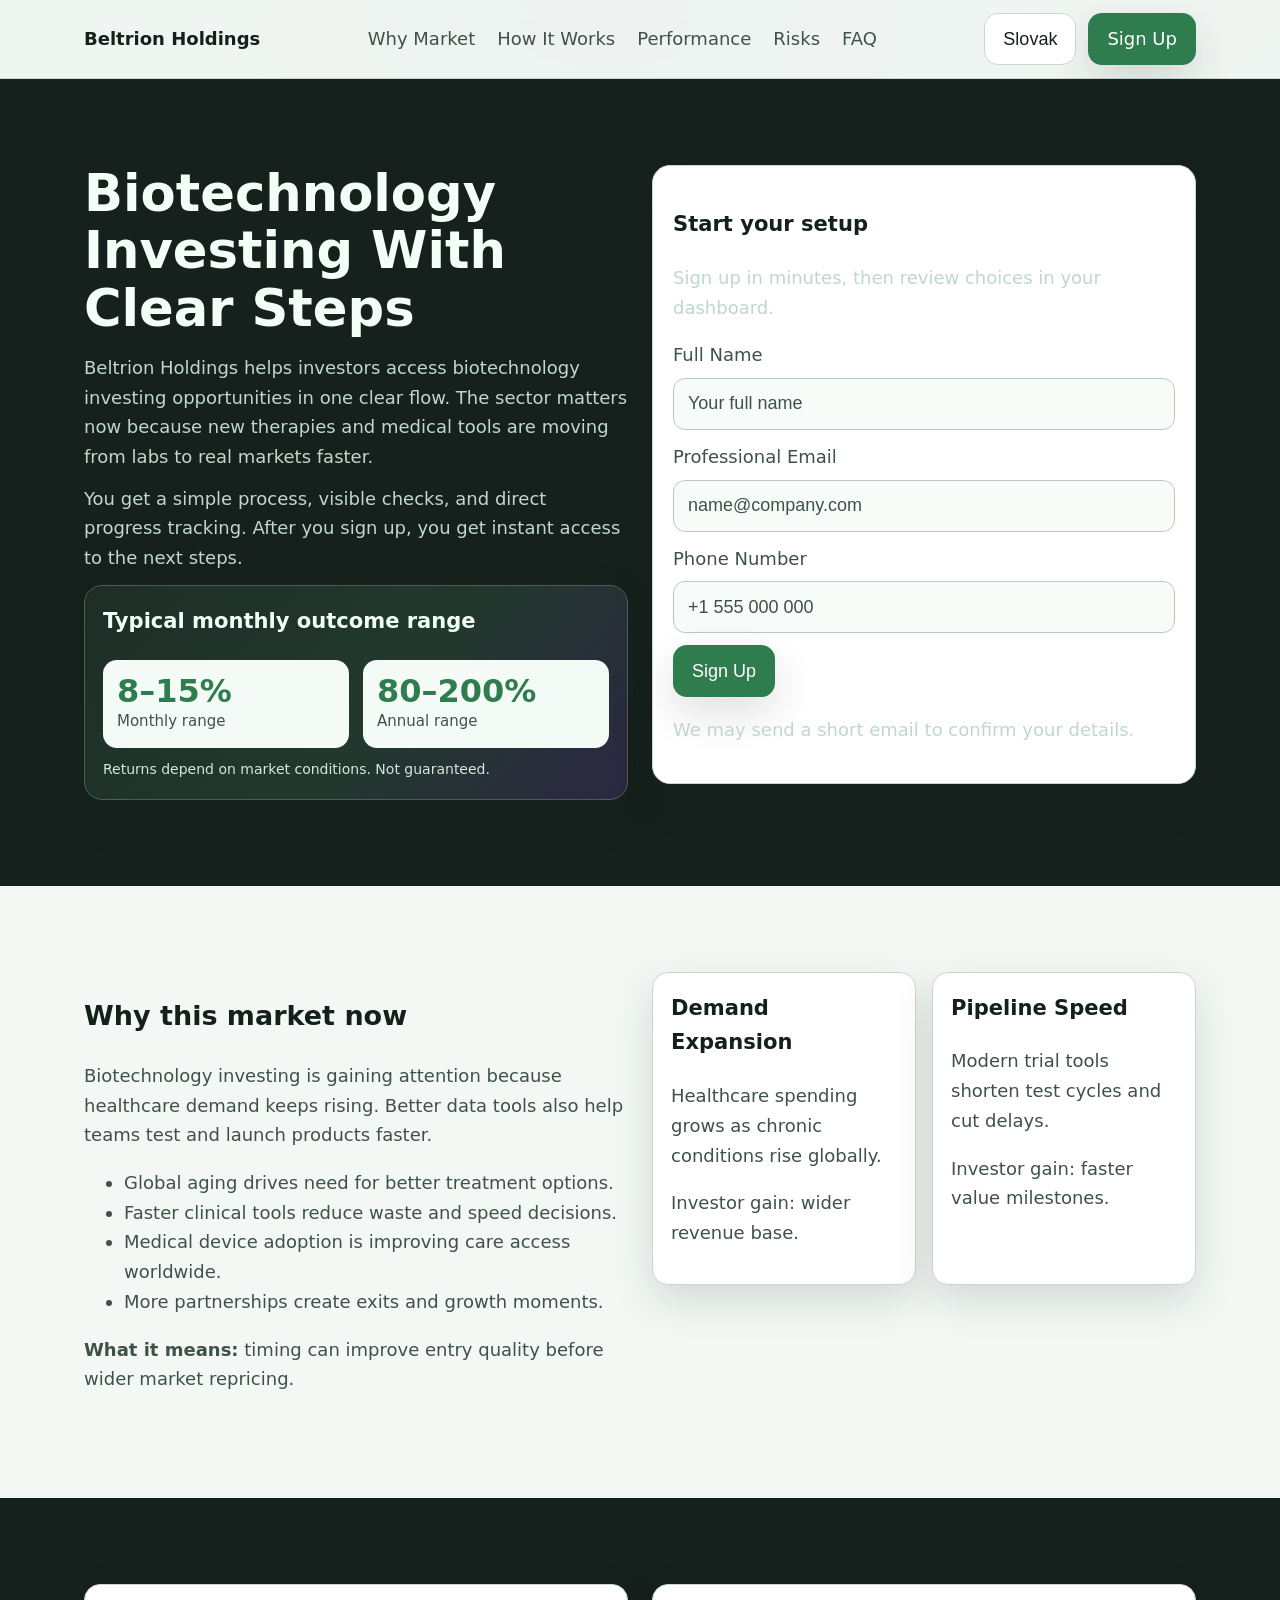
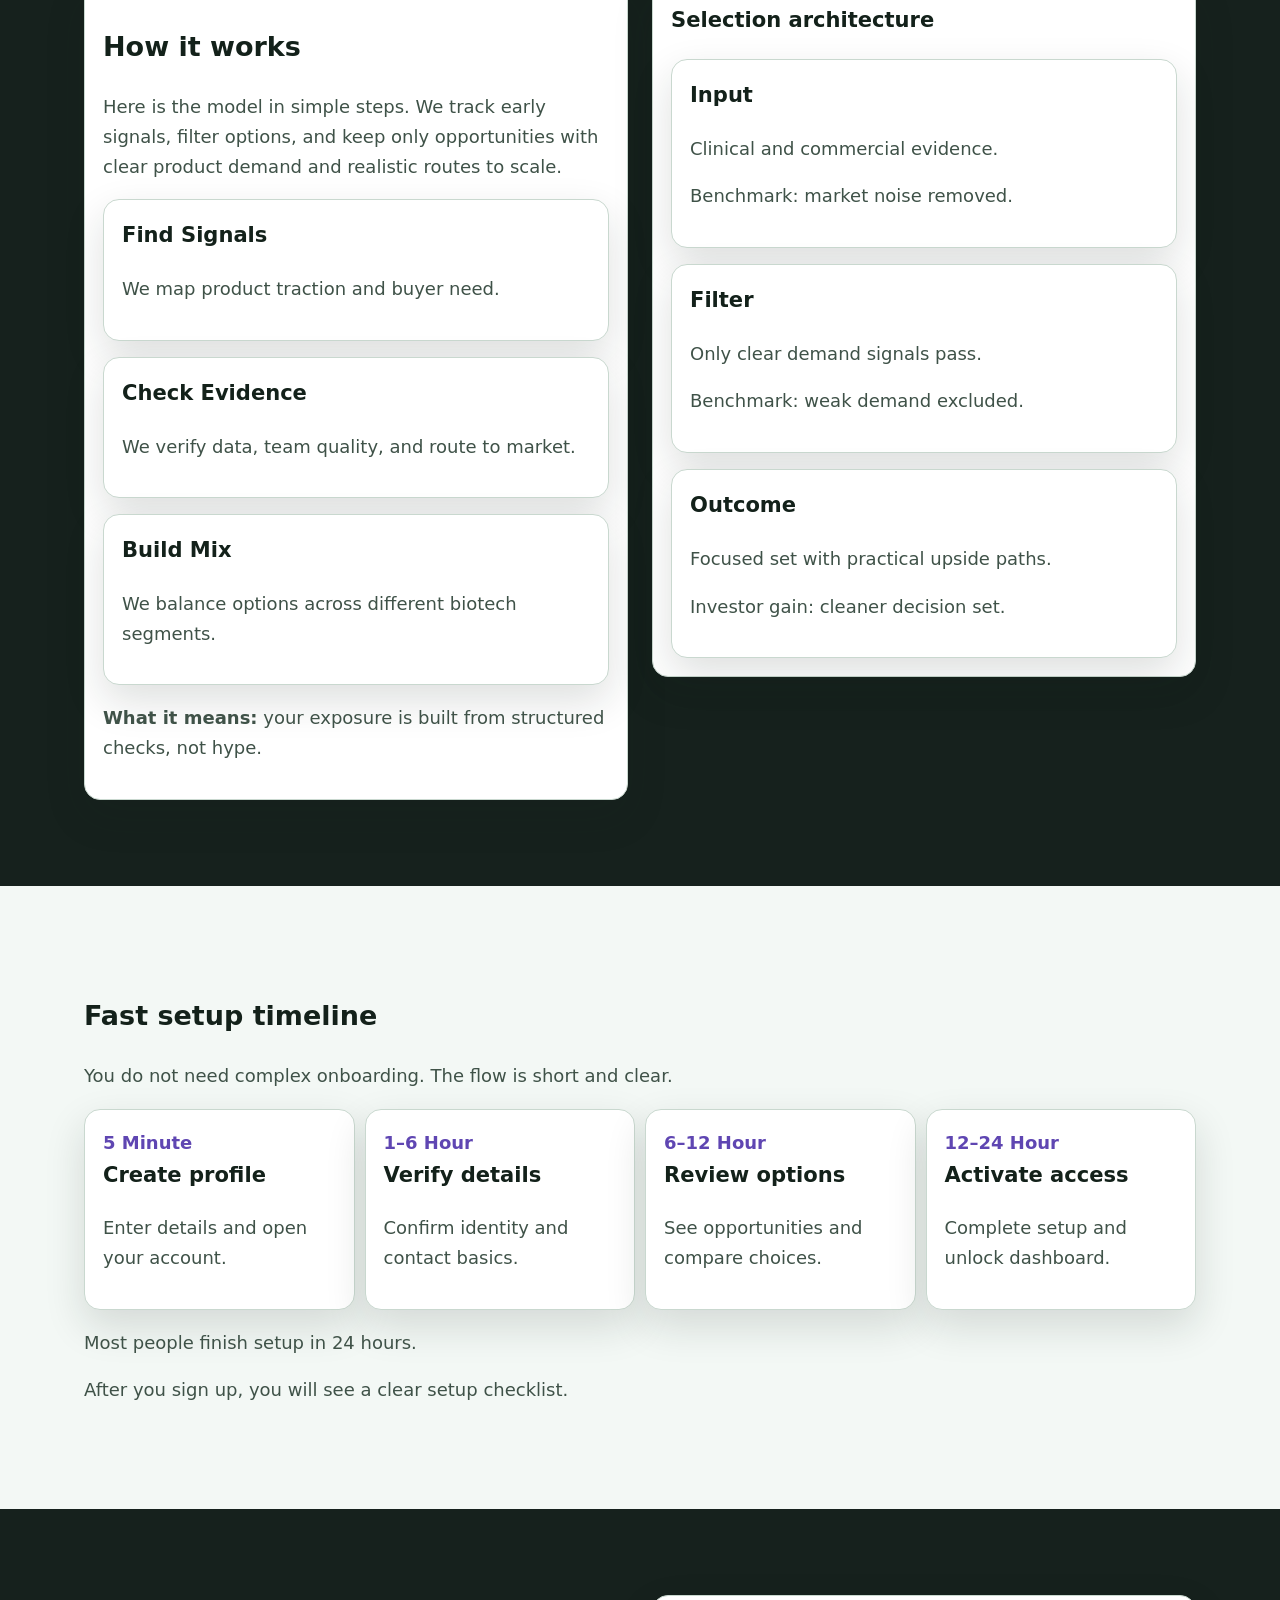
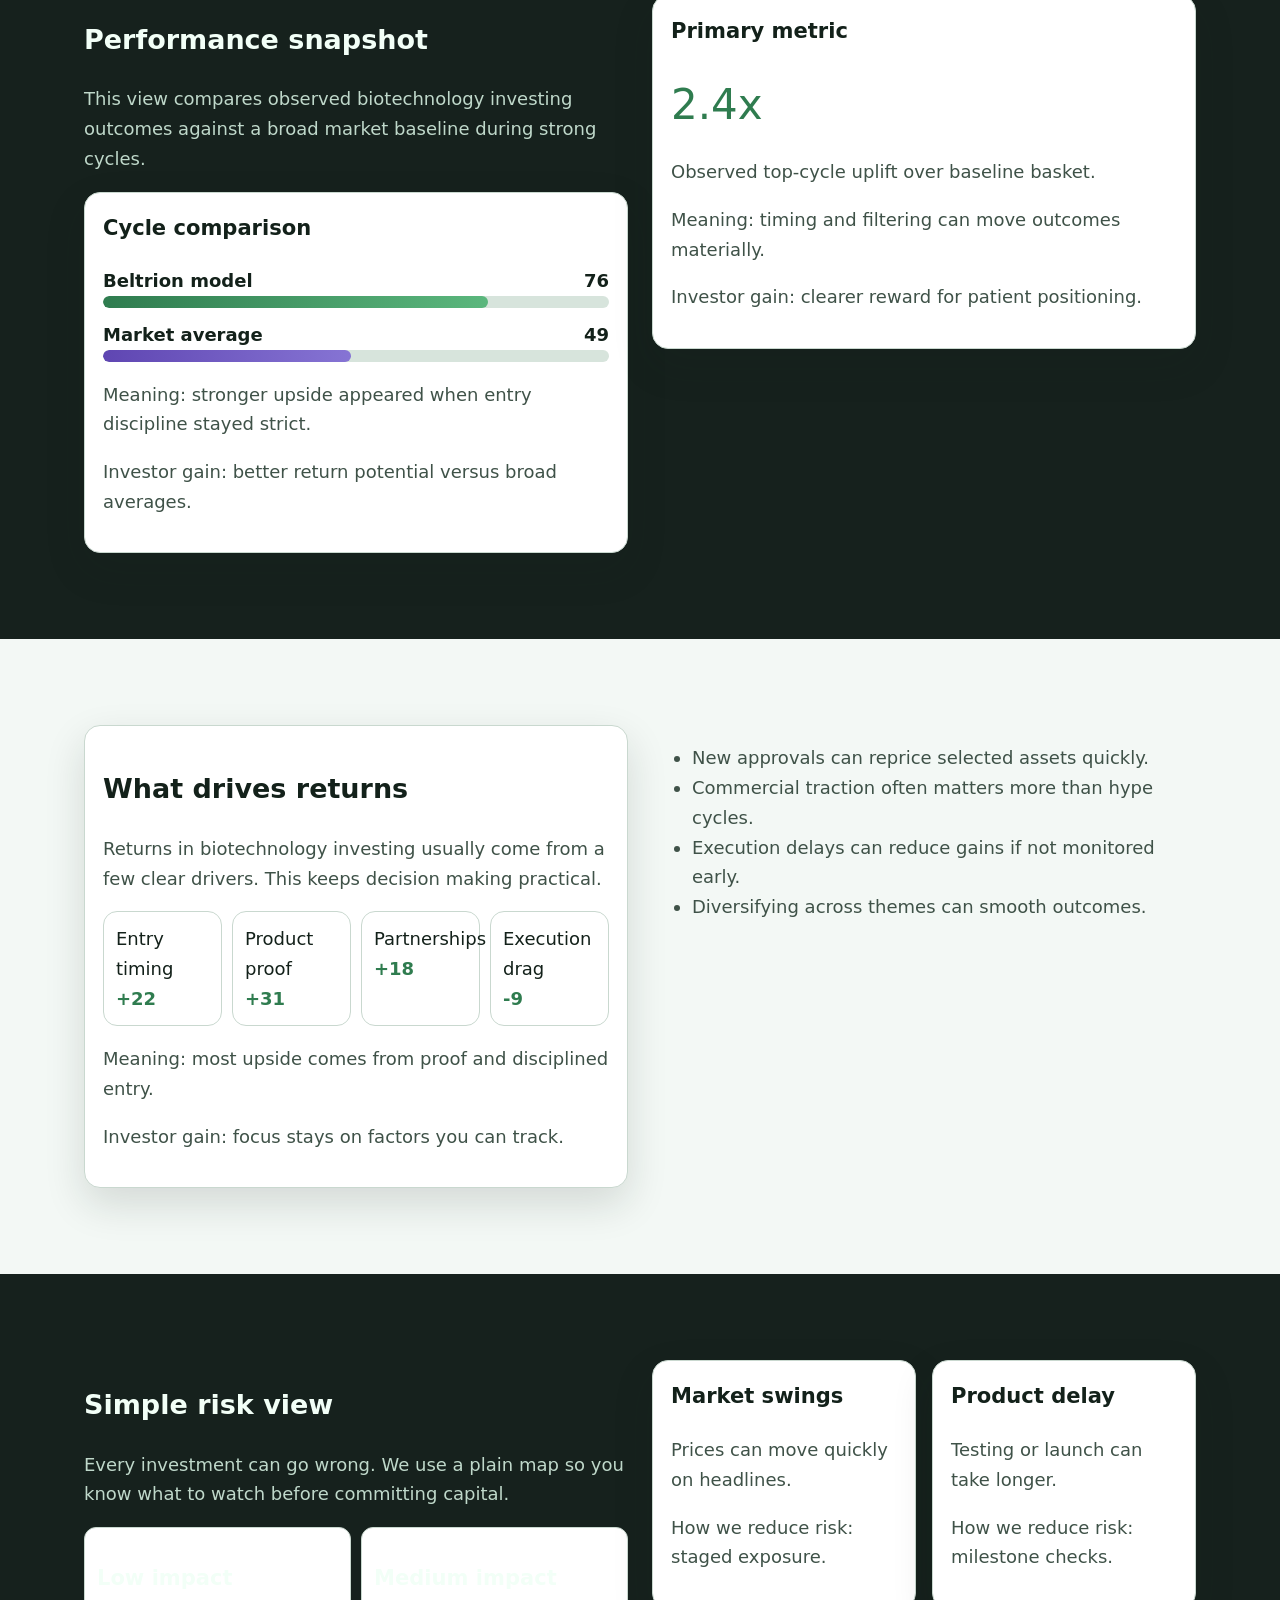
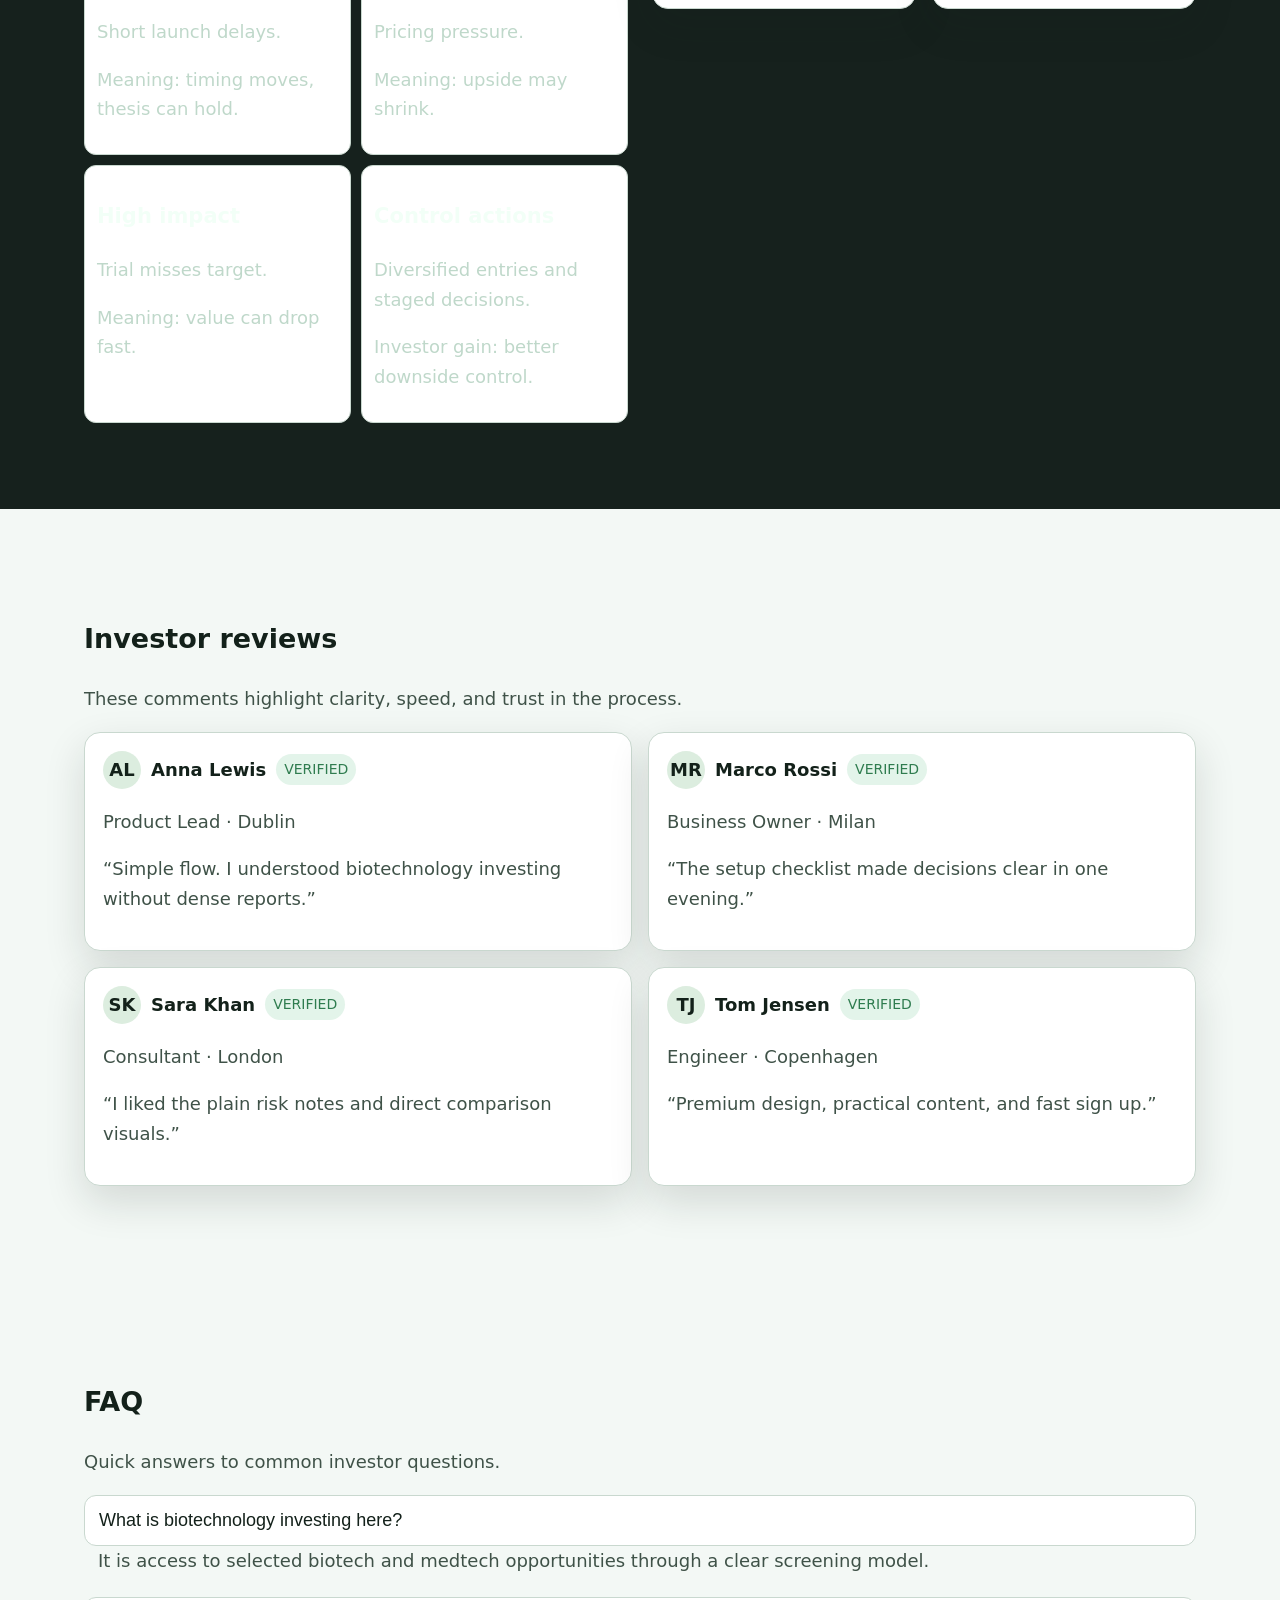
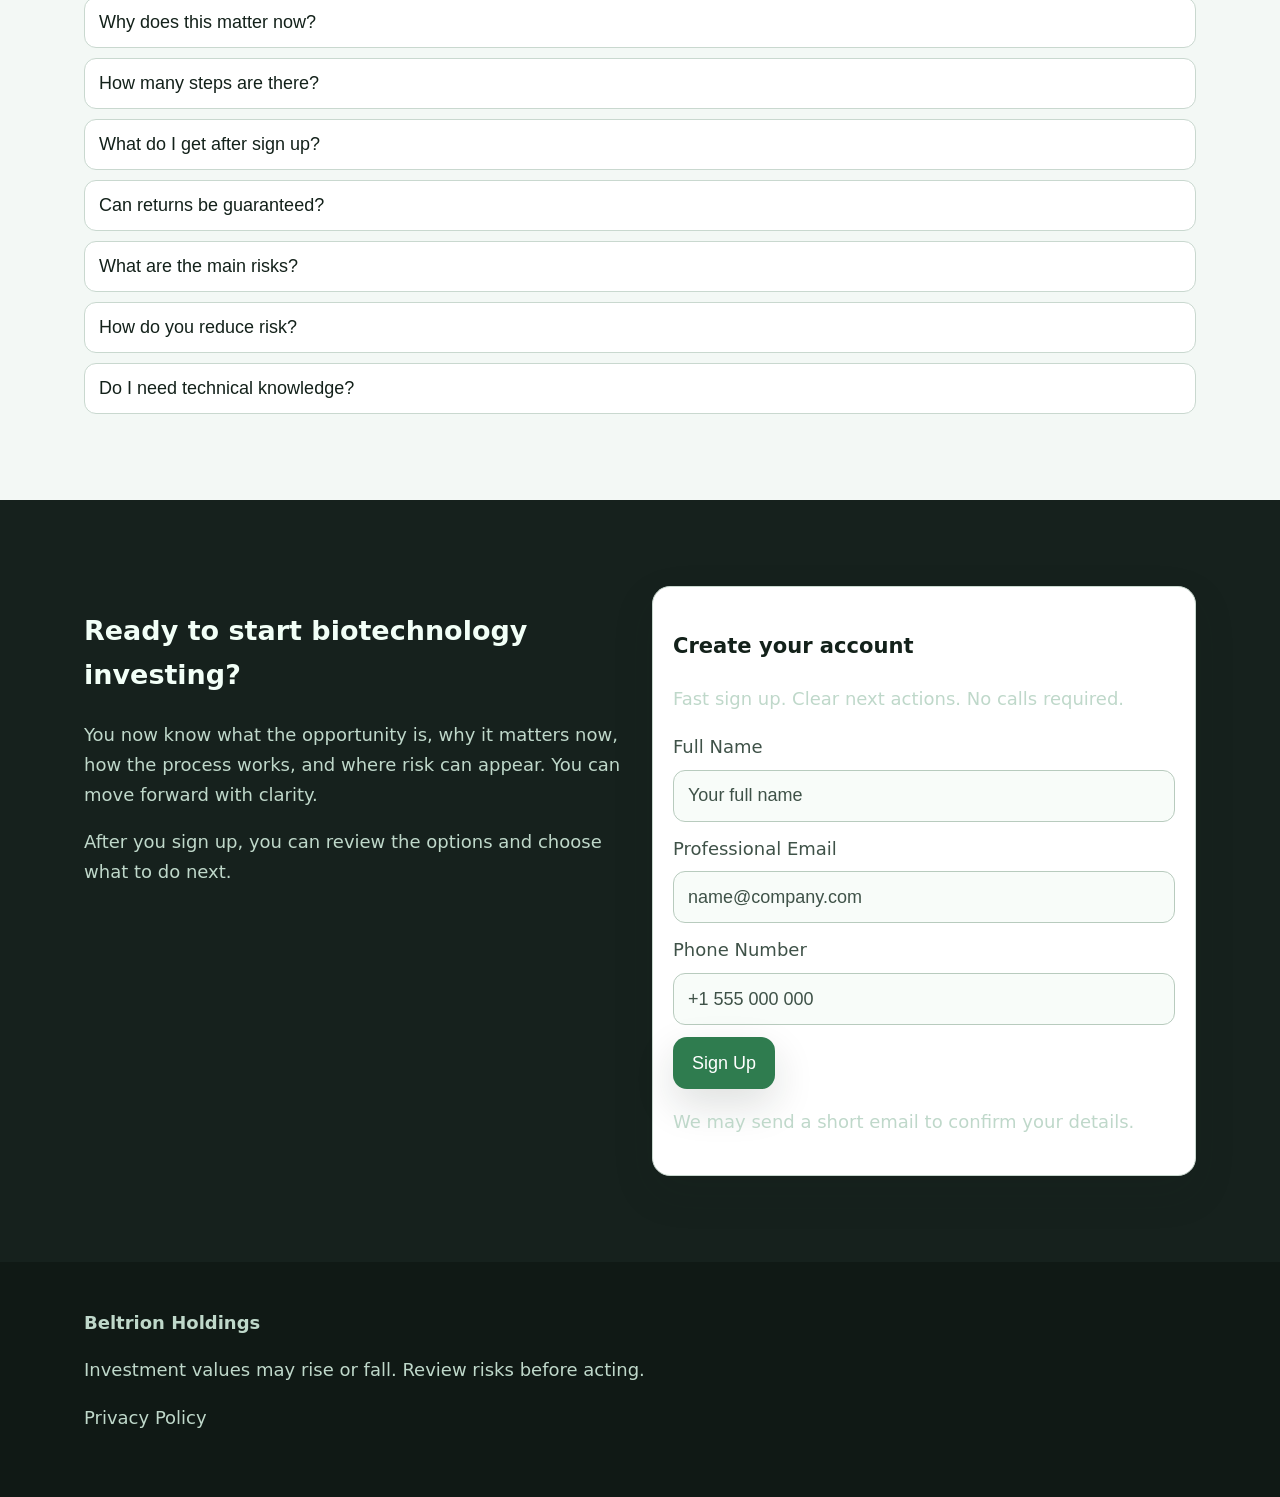
<file: sk/index.html>
<!DOCTYPE html>
<html lang="en">
<head>
  <meta charset="UTF-8" />
  <meta name="viewport" content="width=device-width, initial-scale=1.0" />
  <title>Beltrion Holdings | Biotechnology Investing Opportunities (Slovak)</title>
  <meta name="description" content="Beltrion Holdings offers a clear path to biotechnology investing with simple steps, transparent risk notes, and a fast sign up process." />
  <link rel="canonical" href="https://beltrionholdings.com/sk/index.html" />
  <link rel="alternate" hreflang="en" href="https://beltrionholdings.com/index.html" />
  <link rel="alternate" hreflang="de" href="https://beltrionholdings.com/de/index.html" />
  <link rel="alternate" hreflang="fr" href="https://beltrionholdings.com/fr/index.html" />
  <link rel="alternate" hreflang="es" href="https://beltrionholdings.com/es/index.html" />
  <link rel="alternate" hreflang="it" href="https://beltrionholdings.com/it/index.html" />
  <link rel="alternate" hreflang="tr" href="https://beltrionholdings.com/tr/index.html" />
  <link rel="alternate" hreflang="pt" href="https://beltrionholdings.com/pt/index.html" />
  <link rel="alternate" hreflang="ja" href="https://beltrionholdings.com/jp/index.html" />
  <link rel="alternate" hreflang="sk" href="https://beltrionholdings.com/sk/index.html" />
  <link rel="alternate" hreflang="nl-BE" href="https://beltrionholdings.com/be/index.html" />
  <meta property="og:title" content="Beltrion Holdings | Biotechnology Investing" />
  <meta property="og:description" content="A simple and premium way to review biotechnology investing opportunities." />
  <meta property="og:type" content="website" />
  <meta property="og:url" content="https://beltrionholdings.com/sk/index.html" />
  <meta name="twitter:card" content="summary_large_image" />
  <meta name="twitter:title" content="Beltrion Holdings | Biotechnology Investing" />
  <meta name="twitter:description" content="Clear biotechnology investing steps for private investors." />
  <link rel="stylesheet" href="../assets/style.css" />
  <script defer src="../assets/app.js"></script>
</head>
<body>
<div class="site-bg" aria-hidden="true"></div>
<header>
  <div class="container header-inner">
    <a class="brand" href="../index.html">Beltrion Holdings</a>
    <nav class="nav-links" aria-label="Main navigation">
      <a href="#market">Why Market</a><a href="#model">How It Works</a><a href="#metrics">Performance</a><a href="#risk">Risks</a><a href="#faq">FAQ</a>
    </nav>
    <div class="right-tools">
      <div class="lang-wrap">
        <button class="lang-btn" aria-haspopup="true" aria-expanded="false">Slovak</button>
        <div class="lang-menu" role="menu">
          
<a href="../index.html"><svg class="flag" viewBox="0 0 3 2" aria-hidden="true"><rect width="3" height="2" fill="#012169"/><path d="M0 0l3 2M3 0L0 2" stroke="#fff" stroke-width=".35"/><path d="M0 0l3 2M3 0L0 2" stroke="#c8102e" stroke-width=".2"/><rect x="1.25" width=".5" height="2" fill="#fff"/><rect y=".75" width="3" height=".5" fill="#fff"/><rect x="1.35" width=".3" height="2" fill="#c8102e"/><rect y=".85" width="3" height=".3" fill="#c8102e"/></svg>English</a>
<a href="../de/index.html"><svg class="flag" viewBox="0 0 3 2"><rect width="3" height=".67" fill="#000"/><rect y=".67" width="3" height=".67" fill="#dd0000"/><rect y="1.34" width="3" height=".66" fill="#ffce00"/></svg>Deutsch</a>
<a href="../fr/index.html"><svg class="flag" viewBox="0 0 3 2"><rect width="1" height="2" fill="#0055a4"/><rect x="1" width="1" height="2" fill="#fff"/><rect x="2" width="1" height="2" fill="#ef4135"/></svg>Français</a>
<a href="../es/index.html"><svg class="flag" viewBox="0 0 3 2"><rect width="3" height=".5" fill="#aa151b"/><rect y=".5" width="3" height="1" fill="#f1bf00"/><rect y="1.5" width="3" height=".5" fill="#aa151b"/></svg>Español</a>
<a href="../it/index.html"><svg class="flag" viewBox="0 0 3 2"><rect width="1" height="2" fill="#009246"/><rect x="1" width="1" height="2" fill="#fff"/><rect x="2" width="1" height="2" fill="#ce2b37"/></svg>Italiano</a>
<a href="../tr/index.html"><svg class="flag" viewBox="0 0 3 2"><rect width="3" height="2" fill="#e30a17"/><circle cx="1.25" cy="1" r=".45" fill="#fff"/><circle cx="1.35" cy="1" r=".35" fill="#e30a17"/></svg>Türkçe</a>
<a href="../pt/index.html"><svg class="flag" viewBox="0 0 3 2"><rect width="1.2" height="2" fill="#046a38"/><rect x="1.2" width="1.8" height="2" fill="#da291c"/></svg>Português</a>
<a href="../jp/index.html"><svg class="flag" viewBox="0 0 3 2"><rect width="3" height="2" fill="#fff"/><circle cx="1.5" cy="1" r=".5" fill="#bc002d"/></svg>日本語</a>
<a href="../sk/index.html"><svg class="flag" viewBox="0 0 3 2"><rect width="3" height=".67" fill="#fff"/><rect y=".67" width="3" height=".67" fill="#0b4ea2"/><rect y="1.34" width="3" height=".66" fill="#ee1c25"/></svg>Slovak</a>
<a href="../be/index.html"><svg class="flag" viewBox="0 0 3 2"><rect width="1" height="2" fill="#000"/><rect x="1" width="1" height="2" fill="#fdcf00"/><rect x="2" width="1" height="2" fill="#e31b23"/></svg>Nederlands (BE)</a>

        </div>
      </div>
      <a href="#signup" class="btn btn-primary">Sign Up</a>
      <button class="menu-btn" aria-label="Open menu">☰</button>
    </div>
  </div>
</header>
<div class="mobile-drawer" aria-hidden="true">
  <div class="drawer-backdrop"></div>
  <aside class="drawer-panel" role="dialog" aria-modal="true" aria-label="Mobile menu">
    <div class="drawer-head"><strong>Menu</strong><button class="drawer-close" aria-label="Close menu">✕</button></div>
    <nav class="drawer-nav">
      <a href="#market">Why Market</a><a href="#model">How It Works</a><a href="#metrics">Performance</a><a href="#risk">Risks</a><a href="#faq">FAQ</a>
    </nav>
    <div class="lang-wrap">
      <button class="lang-btn" aria-haspopup="true" aria-expanded="false">Slovak</button>
      <div class="lang-menu">
<a href="../index.html"><svg class="flag" viewBox="0 0 3 2" aria-hidden="true"><rect width="3" height="2" fill="#012169"/><path d="M0 0l3 2M3 0L0 2" stroke="#fff" stroke-width=".35"/><path d="M0 0l3 2M3 0L0 2" stroke="#c8102e" stroke-width=".2"/><rect x="1.25" width=".5" height="2" fill="#fff"/><rect y=".75" width="3" height=".5" fill="#fff"/><rect x="1.35" width=".3" height="2" fill="#c8102e"/><rect y=".85" width="3" height=".3" fill="#c8102e"/></svg>English</a>
<a href="../de/index.html"><svg class="flag" viewBox="0 0 3 2"><rect width="3" height=".67" fill="#000"/><rect y=".67" width="3" height=".67" fill="#dd0000"/><rect y="1.34" width="3" height=".66" fill="#ffce00"/></svg>Deutsch</a>
<a href="../fr/index.html"><svg class="flag" viewBox="0 0 3 2"><rect width="1" height="2" fill="#0055a4"/><rect x="1" width="1" height="2" fill="#fff"/><rect x="2" width="1" height="2" fill="#ef4135"/></svg>Français</a>
<a href="../es/index.html"><svg class="flag" viewBox="0 0 3 2"><rect width="3" height=".5" fill="#aa151b"/><rect y=".5" width="3" height="1" fill="#f1bf00"/><rect y="1.5" width="3" height=".5" fill="#aa151b"/></svg>Español</a>
<a href="../it/index.html"><svg class="flag" viewBox="0 0 3 2"><rect width="1" height="2" fill="#009246"/><rect x="1" width="1" height="2" fill="#fff"/><rect x="2" width="1" height="2" fill="#ce2b37"/></svg>Italiano</a>
<a href="../tr/index.html"><svg class="flag" viewBox="0 0 3 2"><rect width="3" height="2" fill="#e30a17"/><circle cx="1.25" cy="1" r=".45" fill="#fff"/><circle cx="1.35" cy="1" r=".35" fill="#e30a17"/></svg>Türkçe</a>
<a href="../pt/index.html"><svg class="flag" viewBox="0 0 3 2"><rect width="1.2" height="2" fill="#046a38"/><rect x="1.2" width="1.8" height="2" fill="#da291c"/></svg>Português</a>
<a href="../jp/index.html"><svg class="flag" viewBox="0 0 3 2"><rect width="3" height="2" fill="#fff"/><circle cx="1.5" cy="1" r=".5" fill="#bc002d"/></svg>日本語</a>
<a href="../sk/index.html"><svg class="flag" viewBox="0 0 3 2"><rect width="3" height=".67" fill="#fff"/><rect y=".67" width="3" height=".67" fill="#0b4ea2"/><rect y="1.34" width="3" height=".66" fill="#ee1c25"/></svg>Slovak</a>
<a href="../be/index.html"><svg class="flag" viewBox="0 0 3 2"><rect width="1" height="2" fill="#000"/><rect x="1" width="1" height="2" fill="#fdcf00"/><rect x="2" width="1" height="2" fill="#e31b23"/></svg>Nederlands (BE)</a>
</div>
    </div>
    <a href="#signup" class="btn btn-primary">Sign Up</a>
  </aside>
</div>

<section class="section dark" id="hero">
  <div class="container hero-grid">
    <div class="hero-copy">
      <h1>Biotechnology Investing With Clear Steps</h1>
      <p>Beltrion Holdings helps investors access biotechnology investing opportunities in one clear flow. The sector matters now because new therapies and medical tools are moving from labs to real markets faster.</p>
      <p>You get a simple process, visible checks, and direct progress tracking. After you sign up, you get instant access to the next steps.</p>
      <div class="performance-panel visual">
        <h3 style="margin-top:0;color:#effff6;">Typical monthly outcome range</h3>
        <div class="range-grid">
          <article class="range-card"><div class="range-value">8–15%</div><div class="range-label">Monthly range</div></article>
          <article class="range-card"><div class="range-value">80–200%</div><div class="range-label">Annual range</div></article>
        </div>
        <div class="range-note">Returns depend on market conditions. Not guaranteed.</div>
      </div>
    </div>
    <form class="form-card" id="signup" aria-label="Lead form">
      <h3 class="form-title">Start your setup</h3>
      <p class="form-sub">Sign up in minutes, then review choices in your dashboard.</p>
      <div class="form-row"><label for="name1">Full Name</label><input id="name1" type="text" placeholder="Your full name" required /></div>
      <div class="form-row"><label for="email1">Professional Email</label><input id="email1" type="email" placeholder="name@company.com" required /></div>
      <div class="form-row"><label for="phone1">Phone Number</label><input id="phone1" type="tel" placeholder="+1 555 000 000" required /></div>
      <button class="btn btn-primary" type="submit">Sign Up</button>
      <p class="muted">We may send a short email to confirm your details.</p>
    </form>
  </div>
</section>

<section class="section light" id="market"><div class="container split-grid"><div>
  <h2>Why this market now</h2>
  <p>Biotechnology investing is gaining attention because healthcare demand keeps rising. Better data tools also help teams test and launch products faster.</p>
  <ul>
    <li>Global aging drives need for better treatment options.</li>
    <li>Faster clinical tools reduce waste and speed decisions.</li>
    <li>Medical device adoption is improving care access worldwide.</li>
    <li>More partnerships create exits and growth moments.</li>
  </ul>
  <p><strong>What it means:</strong> timing can improve entry quality before wider market repricing.</p>
</div><div class="card-grid">
  <article class="card"><h3>Demand Expansion</h3><p>Healthcare spending grows as chronic conditions rise globally.</p><p class="muted">Investor gain: wider revenue base.</p></article>
  <article class="card"><h3>Pipeline Speed</h3><p>Modern trial tools shorten test cycles and cut delays.</p><p class="muted">Investor gain: faster value milestones.</p></article>
</div></div></section>

<section class="section dark" id="model"><div class="container split-grid"><div class="card">
  <h2>How it works</h2>
  <p>Here is the model in simple steps. We track early signals, filter options, and keep only opportunities with clear product demand and realistic routes to scale.</p>
  <div class="card-grid">
    <article class="card"><h3>Find Signals</h3><p>We map product traction and buyer need.</p></article>
    <article class="card"><h3>Check Evidence</h3><p>We verify data, team quality, and route to market.</p></article>
    <article class="card"><h3>Build Mix</h3><p>We balance options across different biotech segments.</p></article>
  </div>
  <p><strong>What it means:</strong> your exposure is built from structured checks, not hype.</p>
</div><div class="card">
  <h3>Selection architecture</h3>
  <div class="card-grid">
    <article class="card"><h3>Input</h3><p>Clinical and commercial evidence.</p><p class="muted">Benchmark: market noise removed.</p></article>
    <article class="card"><h3>Filter</h3><p>Only clear demand signals pass.</p><p class="muted">Benchmark: weak demand excluded.</p></article>
    <article class="card"><h3>Outcome</h3><p>Focused set with practical upside paths.</p><p class="muted">Investor gain: cleaner decision set.</p></article>
  </div>
</div></div></section>

<section class="section light" id="process"><div class="container">
  <h2>Fast setup timeline</h2>
  <p>You do not need complex onboarding. The flow is short and clear.</p>
  <div class="process-line">
    <article class="card"><span class="step-time">5 Minute</span><h3>Create profile</h3><p>Enter details and open your account.</p></article>
    <article class="card"><span class="step-time">1–6 Hour</span><h3>Verify details</h3><p>Confirm identity and contact basics.</p></article>
    <article class="card"><span class="step-time">6–12 Hour</span><h3>Review options</h3><p>See opportunities and compare choices.</p></article>
    <article class="card"><span class="step-time">12–24 Hour</span><h3>Activate access</h3><p>Complete setup and unlock dashboard.</p></article>
  </div>
  <p>Most people finish setup in 24 hours.</p>
  <p>After you sign up, you will see a clear setup checklist.</p>
</div></section>

<section class="section dark" id="metrics"><div class="container split-grid"><div>
  <h2>Performance snapshot</h2>
  <p>This view compares observed biotechnology investing outcomes against a broad market baseline during strong cycles.</p>
  <div class="card metric-compare visual">
    <h3>Cycle comparison</h3>
    <div class="bar-wrap"><div class="bar-label"><span>Beltrion model</span><span>76</span></div><div class="bar-track"><div class="bar-fill us"></div></div></div>
    <div class="bar-wrap"><div class="bar-label"><span>Market average</span><span>49</span></div><div class="bar-track"><div class="bar-fill market"></div></div></div>
    <p>Meaning: stronger upside appeared when entry discipline stayed strict.</p>
    <p>Investor gain: better return potential versus broad averages.</p>
  </div>
</div><div class="card">
  <h3>Primary metric</h3>
  <p style="font-size:42px;color:var(--accent-a);margin:0;">2.4x</p>
  <p>Observed top-cycle uplift over baseline basket.</p>
  <p>Meaning: timing and filtering can move outcomes materially.</p>
  <p>Investor gain: clearer reward for patient positioning.</p>
</div></div></section>

<section class="section light" id="insights"><div class="container split-grid"><div class="card">
  <h2>What drives returns</h2>
  <p>Returns in biotechnology investing usually come from a few clear drivers. This keeps decision making practical.</p>
  <div class="waterfall visual">
    <article class="w-step"><div>Entry timing</div><div class="v">+22</div></article>
    <article class="w-step"><div>Product proof</div><div class="v">+31</div></article>
    <article class="w-step"><div>Partnerships</div><div class="v">+18</div></article>
    <article class="w-step"><div>Execution drag</div><div class="v">-9</div></article>
  </div>
  <p>Meaning: most upside comes from proof and disciplined entry.</p>
  <p>Investor gain: focus stays on factors you can track.</p>
</div><div>
  <ul>
    <li>New approvals can reprice selected assets quickly.</li>
    <li>Commercial traction often matters more than hype cycles.</li>
    <li>Execution delays can reduce gains if not monitored early.</li>
    <li>Diversifying across themes can smooth outcomes.</li>
  </ul>
</div></div></section>

<section class="section dark" id="risk"><div class="container split-grid"><div>
  <h2>Simple risk view</h2>
  <p>Every investment can go wrong. We use a plain map so you know what to watch before committing capital.</p>
  <div class="risk-matrix visual">
    <article class="risk-cell"><h3>Low impact</h3><p>Short launch delays.</p><p>Meaning: timing moves, thesis can hold.</p></article>
    <article class="risk-cell"><h3>Medium impact</h3><p>Pricing pressure.</p><p>Meaning: upside may shrink.</p></article>
    <article class="risk-cell"><h3>High impact</h3><p>Trial misses target.</p><p>Meaning: value can drop fast.</p></article>
    <article class="risk-cell"><h3>Control actions</h3><p>Diversified entries and staged decisions.</p><p>Investor gain: better downside control.</p></article>
  </div>
</div><div class="card-grid">
  <article class="card"><h3>Market swings</h3><p>Prices can move quickly on headlines.</p><p class="muted">How we reduce risk: staged exposure.</p></article>
  <article class="card"><h3>Product delay</h3><p>Testing or launch can take longer.</p><p class="muted">How we reduce risk: milestone checks.</p></article>
</div></div></section>

<section class="section light" id="reviews"><div class="container">
  <h2>Investor reviews</h2>
  <p>These comments highlight clarity, speed, and trust in the process.</p>
  <div class="review-row">
    <article class="review card"><div class="head"><div class="avatar">AL</div><strong>Anna Lewis</strong><span class="verified">VERIFIED</span></div><p>Product Lead · Dublin</p><p>“Simple flow. I understood biotechnology investing without dense reports.”</p></article>
    <article class="review card"><div class="head"><div class="avatar">MR</div><strong>Marco Rossi</strong><span class="verified">VERIFIED</span></div><p>Business Owner · Milan</p><p>“The setup checklist made decisions clear in one evening.”</p></article>
    <article class="review card"><div class="head"><div class="avatar">SK</div><strong>Sara Khan</strong><span class="verified">VERIFIED</span></div><p>Consultant · London</p><p>“I liked the plain risk notes and direct comparison visuals.”</p></article>
    <article class="review card"><div class="head"><div class="avatar">TJ</div><strong>Tom Jensen</strong><span class="verified">VERIFIED</span></div><p>Engineer · Copenhagen</p><p>“Premium design, practical content, and fast sign up.”</p></article>
  </div>
</div></section>

<section class="section light" id="faq"><div class="container">
  <h2>FAQ</h2>
  <p>Quick answers to common investor questions.</p>
  <div class="faq-list">
    <article class="faq-item open"><button class="faq-btn">What is biotechnology investing here?</button><div class="faq-answer">It is access to selected biotech and medtech opportunities through a clear screening model.</div></article>
    <article class="faq-item"><button class="faq-btn">Why does this matter now?</button><div class="faq-answer">Healthcare demand is growing and innovation cycles are moving faster than before.</div></article>
    <article class="faq-item"><button class="faq-btn">How many steps are there?</button><div class="faq-answer">Four simple setup steps, usually finished in under 24 hours.</div></article>
    <article class="faq-item"><button class="faq-btn">What do I get after sign up?</button><div class="faq-answer">After you sign up, you can review the options and choose what to do next.</div></article>
    <article class="faq-item"><button class="faq-btn">Can returns be guaranteed?</button><div class="faq-answer">No. Returns depend on market conditions and can be lower than expected.</div></article>
    <article class="faq-item"><button class="faq-btn">What are the main risks?</button><div class="faq-answer">Market swings, product delays, and execution issues can reduce outcomes.</div></article>
    <article class="faq-item"><button class="faq-btn">How do you reduce risk?</button><div class="faq-answer">We use staged entries, diversification, and milestone-based review checks.</div></article>
    <article class="faq-item"><button class="faq-btn">Do I need technical knowledge?</button><div class="faq-answer">No. The platform explains each step in plain language.</div></article>
  </div>
</div></section>

<section class="section dark" id="final-cta"><div class="container split-grid"><div>
  <h2>Ready to start biotechnology investing?</h2>
  <p>You now know what the opportunity is, why it matters now, how the process works, and where risk can appear. You can move forward with clarity.</p>
  <p>After you sign up, you can review the options and choose what to do next.</p>
</div>
<form class="form-card" aria-label="Final lead form">
  <h3>Create your account</h3>
  <p>Fast sign up. Clear next actions. No calls required.</p>
  <div class="form-row"><label for="name2">Full Name</label><input id="name2" type="text" placeholder="Your full name" required /></div>
  <div class="form-row"><label for="email2">Professional Email</label><input id="email2" type="email" placeholder="name@company.com" required /></div>
  <div class="form-row"><label for="phone2">Phone Number</label><input id="phone2" type="tel" placeholder="+1 555 000 000" required /></div>
  <button class="btn btn-primary" type="submit">Sign Up</button>
  <p>We may send a short email to confirm your details.</p>
</form></div></section>

<footer class="footer"><div class="container">
  <p><strong>Beltrion Holdings</strong></p>
  <p>Investment values may rise or fall. Review risks before acting.</p>
  <p><a href="#" data-open-privacy>Privacy Policy</a></p>
</div></footer>

<div class="modal" aria-hidden="true">
  <div class="modal-backdrop" data-close-privacy></div>
  <article class="modal-panel" role="dialog" aria-modal="true" aria-label="Privacy Policy">
    <button class="modal-close-x" data-close-privacy aria-label="Close privacy policy">✕</button>
    <h2>Privacy Policy</h2>
    <h3>Introduction</h3><p>We protect your personal data and use it only for clear service needs.</p>
    <h3>Data collection</h3><p>We collect name, professional email, phone number, and activity logs.</p>
    <h3>Legal basis</h3><p>We process data to provide requested services and meet legal obligations.</p>
    <h3>Cookies</h3><p>Cookies support core functions, analytics, and performance monitoring.</p>
    <h3>Retention</h3><p>We keep data only as long as needed for service and law.</p>
    <h3>Third-party sharing</h3><p>We share limited data with secure processors that support operations.</p>
    <h3>Security</h3><p>We use access controls, encryption, and monitoring to protect data.</p>
    <h3>User rights</h3><p>You may request access, correction, deletion, or limited processing.</p>
    <h3>International transfers</h3><p>Some providers operate globally. We use safeguards for cross-border transfers.</p>
    <h3>Industry risk disclosure</h3><p>Biotechnology investing can be volatile. Past outcomes do not guarantee future returns.</p>
    <h3>Contact</h3><p>Questions: privacy@beltrionholdings.com</p>
    <div class="modal-footer"><button class="btn" data-close-privacy>Close</button></div>
  </article>
</div>

<script type="application/ld+json">{"@context":"https://schema.org","@graph":[{"@type":"Organization","name":"Beltrion Holdings","url":"https://beltrionholdings.com"},{"@type":"WebSite","name":"Beltrion Holdings","url":"https://beltrionholdings.com"},{"@type":"FAQPage","mainEntity":[{"@type":"Question","name":"What is biotechnology investing here?","acceptedAnswer":{"@type":"Answer","text":"Access to selected biotech and medtech opportunities through a clear screening model."}},{"@type":"Question","name":"How many steps are there?","acceptedAnswer":{"@type":"Answer","text":"Four setup steps, usually completed within 24 hours."}}]},{"@type":"Review","author":{"@type":"Person","name":"Anna Lewis"},"reviewBody":"Simple flow and clear risk notes.","reviewRating":{"@type":"Rating","ratingValue":"5","bestRating":"5"}}]}</script>
</body></html>
</file>
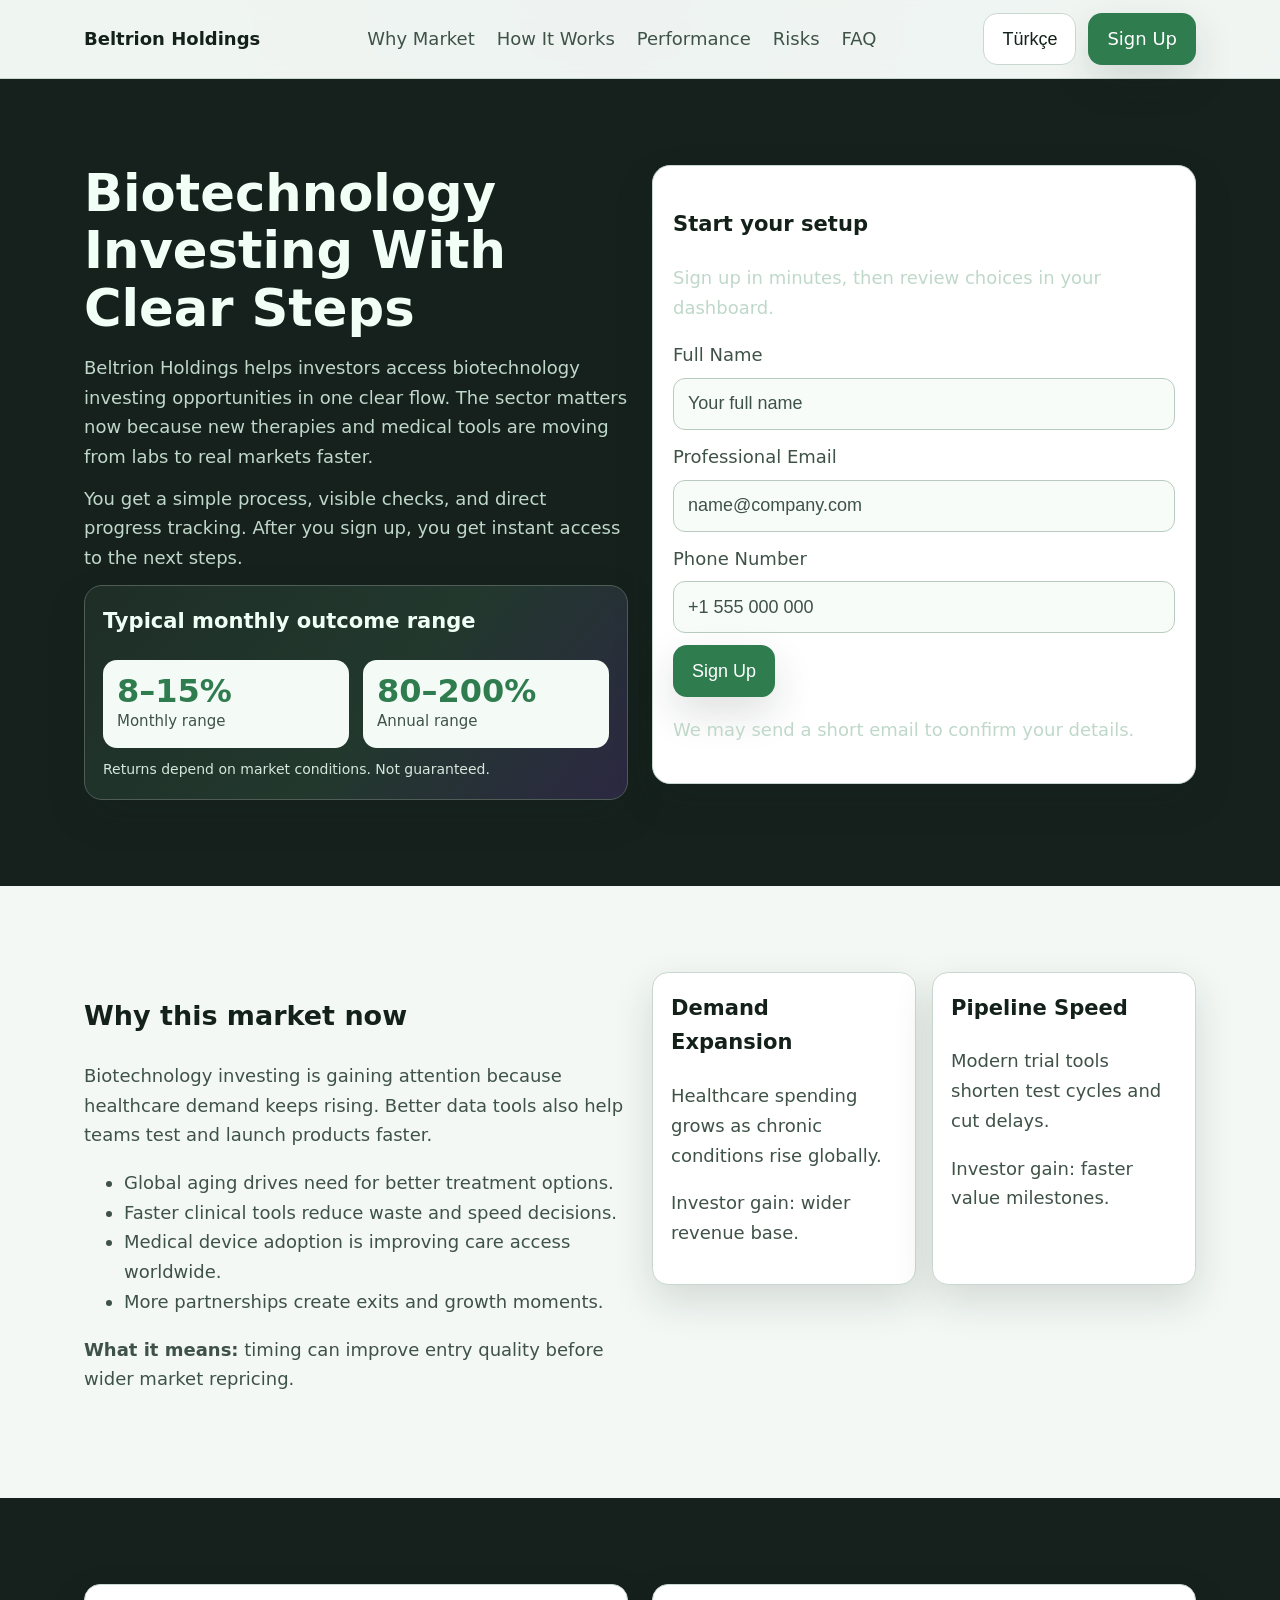
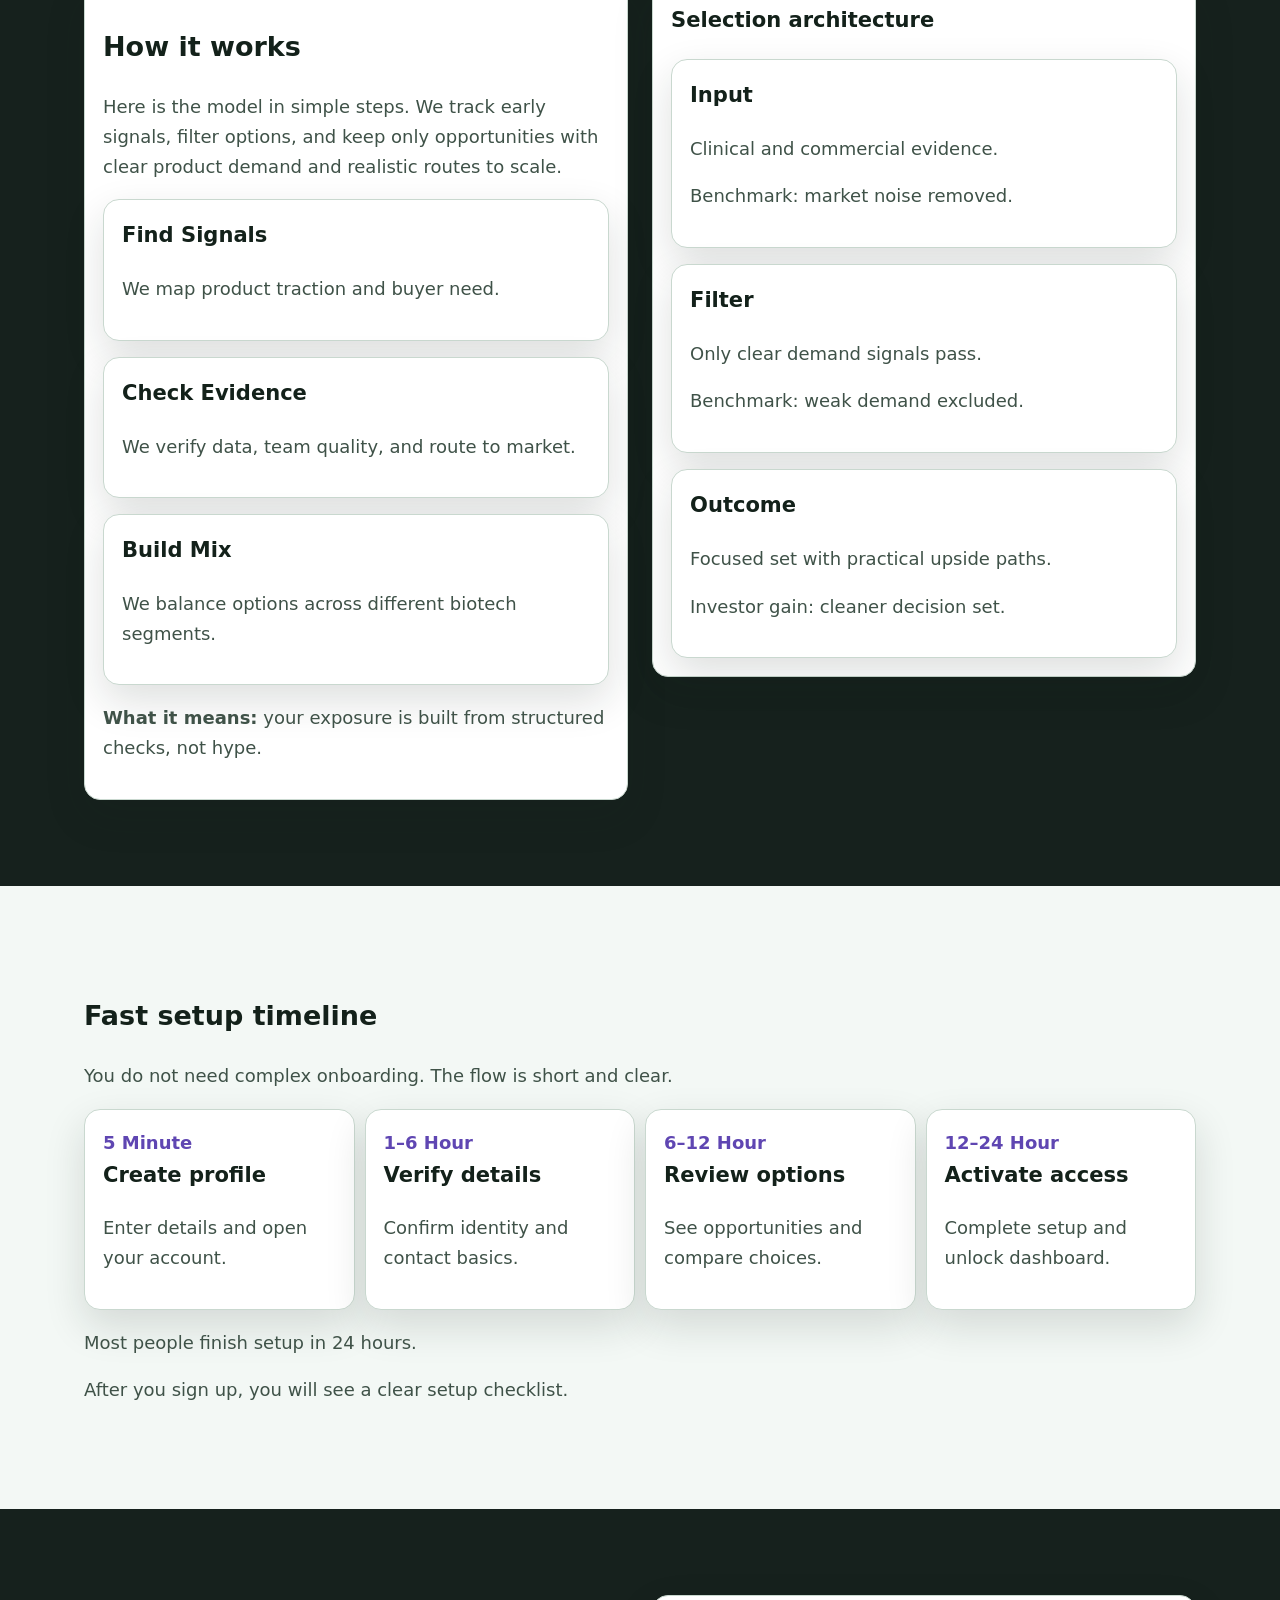
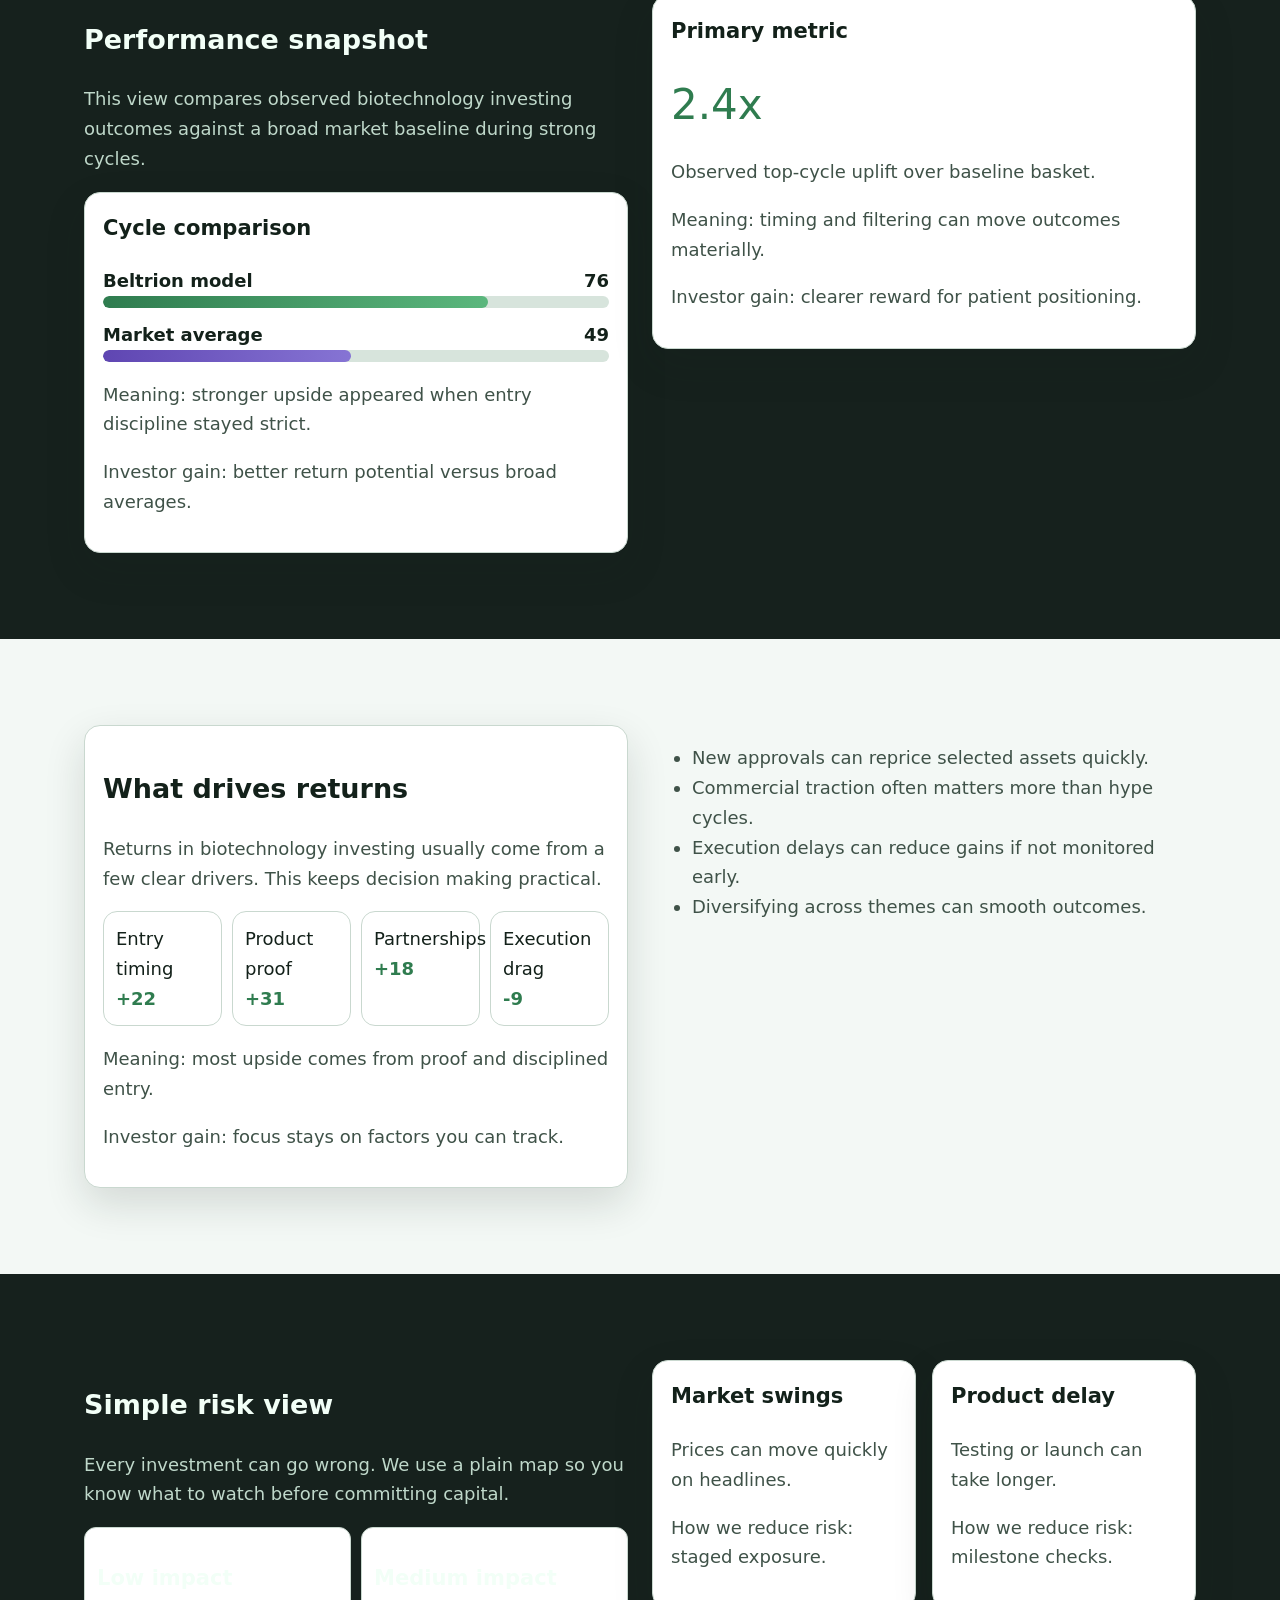
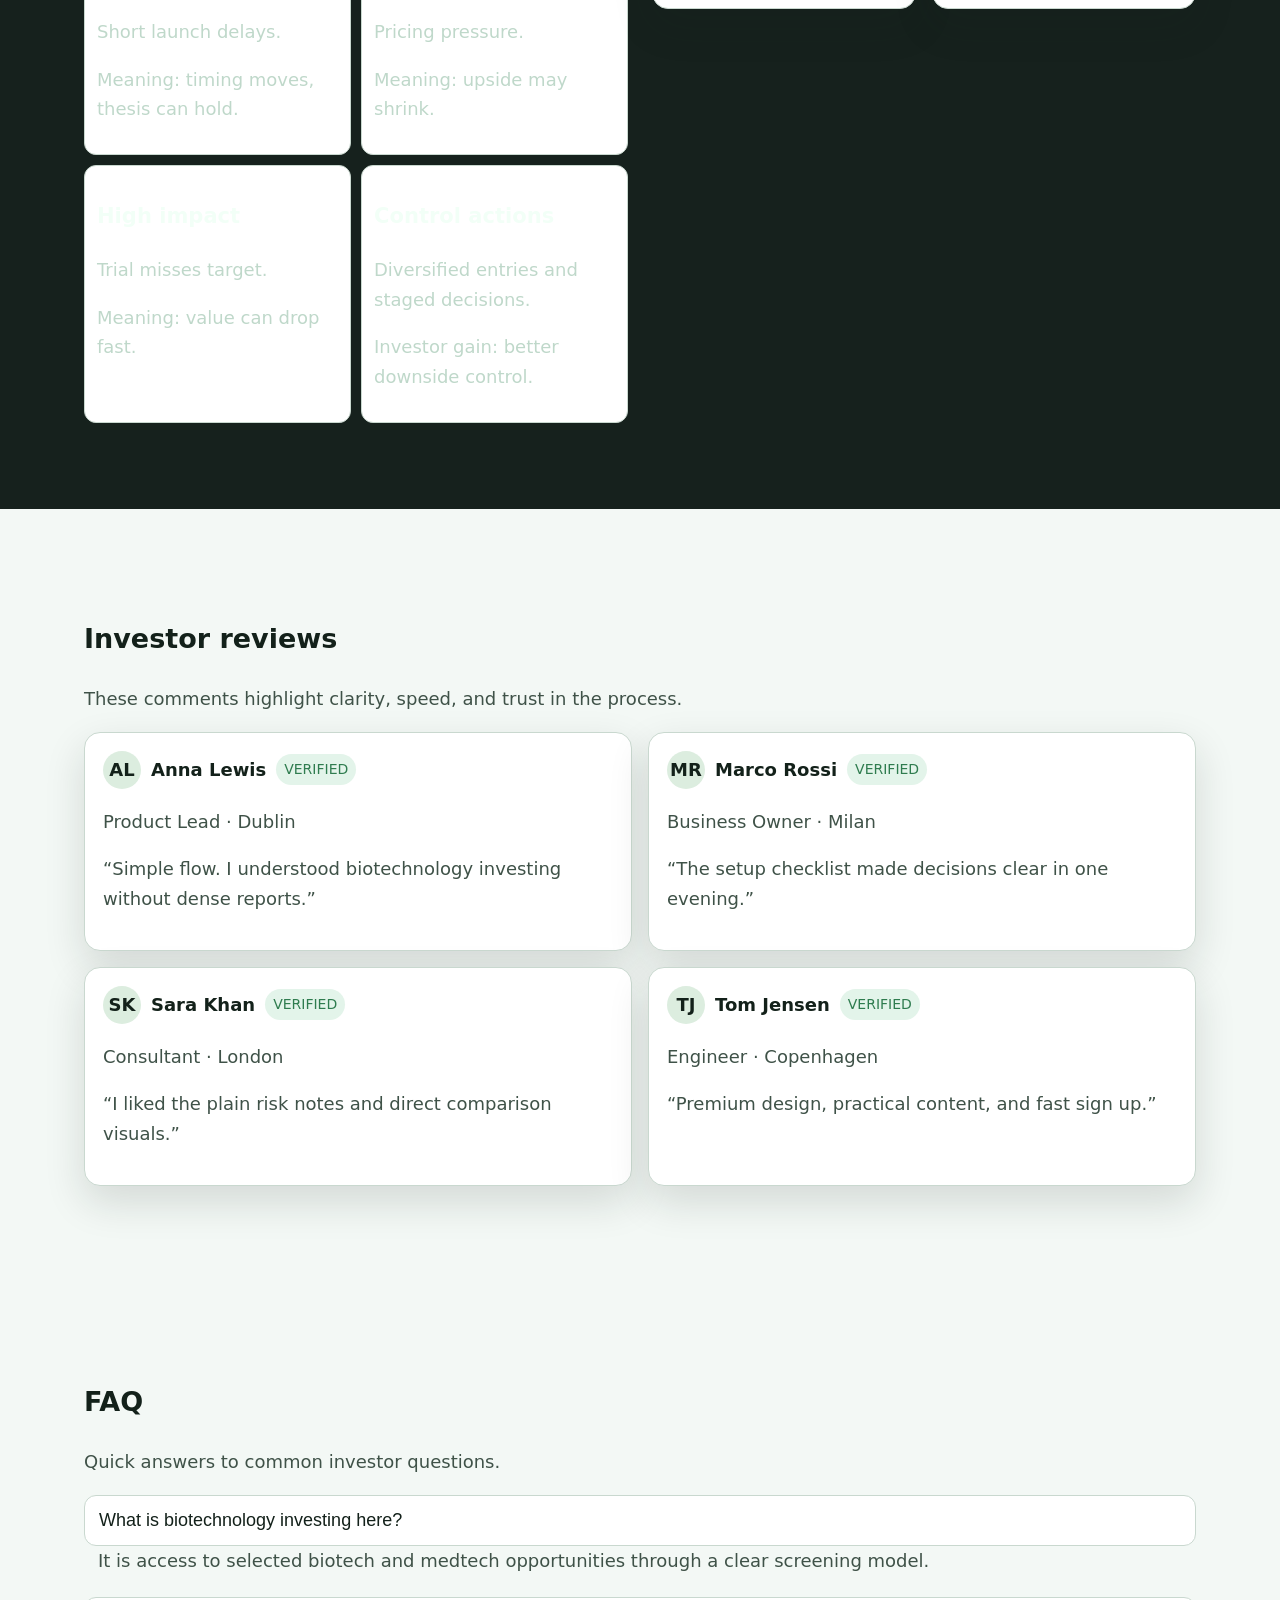
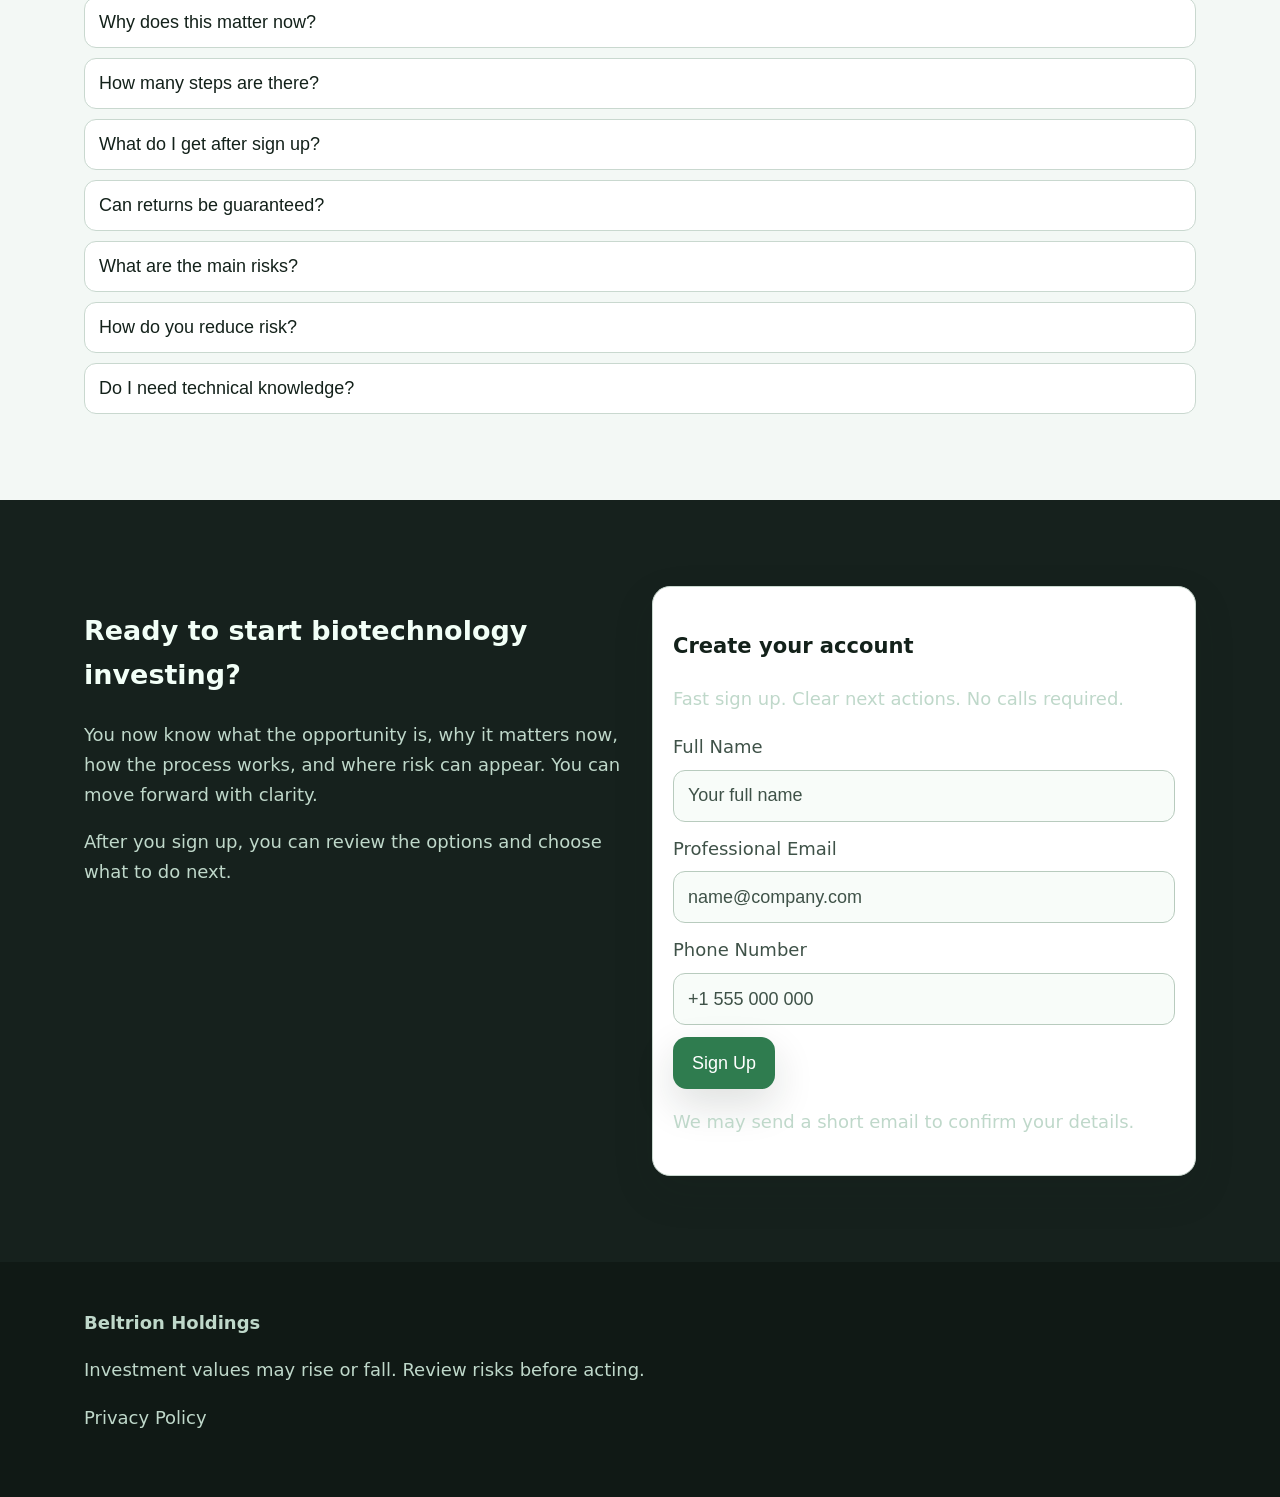
<file: tr/index.html>
<!DOCTYPE html>
<html lang="en">
<head>
  <meta charset="UTF-8" />
  <meta name="viewport" content="width=device-width, initial-scale=1.0" />
  <title>Beltrion Holdings | Biotechnology Investing Opportunities (Türkçe)</title>
  <meta name="description" content="Beltrion Holdings offers a clear path to biotechnology investing with simple steps, transparent risk notes, and a fast sign up process." />
  <link rel="canonical" href="https://beltrionholdings.com/tr/index.html" />
  <link rel="alternate" hreflang="en" href="https://beltrionholdings.com/index.html" />
  <link rel="alternate" hreflang="de" href="https://beltrionholdings.com/de/index.html" />
  <link rel="alternate" hreflang="fr" href="https://beltrionholdings.com/fr/index.html" />
  <link rel="alternate" hreflang="es" href="https://beltrionholdings.com/es/index.html" />
  <link rel="alternate" hreflang="it" href="https://beltrionholdings.com/it/index.html" />
  <link rel="alternate" hreflang="tr" href="https://beltrionholdings.com/tr/index.html" />
  <link rel="alternate" hreflang="pt" href="https://beltrionholdings.com/pt/index.html" />
  <link rel="alternate" hreflang="ja" href="https://beltrionholdings.com/jp/index.html" />
  <link rel="alternate" hreflang="sk" href="https://beltrionholdings.com/sk/index.html" />
  <link rel="alternate" hreflang="nl-BE" href="https://beltrionholdings.com/be/index.html" />
  <meta property="og:title" content="Beltrion Holdings | Biotechnology Investing" />
  <meta property="og:description" content="A simple and premium way to review biotechnology investing opportunities." />
  <meta property="og:type" content="website" />
  <meta property="og:url" content="https://beltrionholdings.com/tr/index.html" />
  <meta name="twitter:card" content="summary_large_image" />
  <meta name="twitter:title" content="Beltrion Holdings | Biotechnology Investing" />
  <meta name="twitter:description" content="Clear biotechnology investing steps for private investors." />
  <link rel="stylesheet" href="../assets/style.css" />
  <script defer src="../assets/app.js"></script>
</head>
<body>
<div class="site-bg" aria-hidden="true"></div>
<header>
  <div class="container header-inner">
    <a class="brand" href="../index.html">Beltrion Holdings</a>
    <nav class="nav-links" aria-label="Main navigation">
      <a href="#market">Why Market</a><a href="#model">How It Works</a><a href="#metrics">Performance</a><a href="#risk">Risks</a><a href="#faq">FAQ</a>
    </nav>
    <div class="right-tools">
      <div class="lang-wrap">
        <button class="lang-btn" aria-haspopup="true" aria-expanded="false">Türkçe</button>
        <div class="lang-menu" role="menu">
          
<a href="../index.html"><svg class="flag" viewBox="0 0 3 2" aria-hidden="true"><rect width="3" height="2" fill="#012169"/><path d="M0 0l3 2M3 0L0 2" stroke="#fff" stroke-width=".35"/><path d="M0 0l3 2M3 0L0 2" stroke="#c8102e" stroke-width=".2"/><rect x="1.25" width=".5" height="2" fill="#fff"/><rect y=".75" width="3" height=".5" fill="#fff"/><rect x="1.35" width=".3" height="2" fill="#c8102e"/><rect y=".85" width="3" height=".3" fill="#c8102e"/></svg>English</a>
<a href="../de/index.html"><svg class="flag" viewBox="0 0 3 2"><rect width="3" height=".67" fill="#000"/><rect y=".67" width="3" height=".67" fill="#dd0000"/><rect y="1.34" width="3" height=".66" fill="#ffce00"/></svg>Deutsch</a>
<a href="../fr/index.html"><svg class="flag" viewBox="0 0 3 2"><rect width="1" height="2" fill="#0055a4"/><rect x="1" width="1" height="2" fill="#fff"/><rect x="2" width="1" height="2" fill="#ef4135"/></svg>Français</a>
<a href="../es/index.html"><svg class="flag" viewBox="0 0 3 2"><rect width="3" height=".5" fill="#aa151b"/><rect y=".5" width="3" height="1" fill="#f1bf00"/><rect y="1.5" width="3" height=".5" fill="#aa151b"/></svg>Español</a>
<a href="../it/index.html"><svg class="flag" viewBox="0 0 3 2"><rect width="1" height="2" fill="#009246"/><rect x="1" width="1" height="2" fill="#fff"/><rect x="2" width="1" height="2" fill="#ce2b37"/></svg>Italiano</a>
<a href="../tr/index.html"><svg class="flag" viewBox="0 0 3 2"><rect width="3" height="2" fill="#e30a17"/><circle cx="1.25" cy="1" r=".45" fill="#fff"/><circle cx="1.35" cy="1" r=".35" fill="#e30a17"/></svg>Türkçe</a>
<a href="../pt/index.html"><svg class="flag" viewBox="0 0 3 2"><rect width="1.2" height="2" fill="#046a38"/><rect x="1.2" width="1.8" height="2" fill="#da291c"/></svg>Português</a>
<a href="../jp/index.html"><svg class="flag" viewBox="0 0 3 2"><rect width="3" height="2" fill="#fff"/><circle cx="1.5" cy="1" r=".5" fill="#bc002d"/></svg>日本語</a>
<a href="../sk/index.html"><svg class="flag" viewBox="0 0 3 2"><rect width="3" height=".67" fill="#fff"/><rect y=".67" width="3" height=".67" fill="#0b4ea2"/><rect y="1.34" width="3" height=".66" fill="#ee1c25"/></svg>Slovak</a>
<a href="../be/index.html"><svg class="flag" viewBox="0 0 3 2"><rect width="1" height="2" fill="#000"/><rect x="1" width="1" height="2" fill="#fdcf00"/><rect x="2" width="1" height="2" fill="#e31b23"/></svg>Nederlands (BE)</a>

        </div>
      </div>
      <a href="#signup" class="btn btn-primary">Sign Up</a>
      <button class="menu-btn" aria-label="Open menu">☰</button>
    </div>
  </div>
</header>
<div class="mobile-drawer" aria-hidden="true">
  <div class="drawer-backdrop"></div>
  <aside class="drawer-panel" role="dialog" aria-modal="true" aria-label="Mobile menu">
    <div class="drawer-head"><strong>Menu</strong><button class="drawer-close" aria-label="Close menu">✕</button></div>
    <nav class="drawer-nav">
      <a href="#market">Why Market</a><a href="#model">How It Works</a><a href="#metrics">Performance</a><a href="#risk">Risks</a><a href="#faq">FAQ</a>
    </nav>
    <div class="lang-wrap">
      <button class="lang-btn" aria-haspopup="true" aria-expanded="false">Türkçe</button>
      <div class="lang-menu">
<a href="../index.html"><svg class="flag" viewBox="0 0 3 2" aria-hidden="true"><rect width="3" height="2" fill="#012169"/><path d="M0 0l3 2M3 0L0 2" stroke="#fff" stroke-width=".35"/><path d="M0 0l3 2M3 0L0 2" stroke="#c8102e" stroke-width=".2"/><rect x="1.25" width=".5" height="2" fill="#fff"/><rect y=".75" width="3" height=".5" fill="#fff"/><rect x="1.35" width=".3" height="2" fill="#c8102e"/><rect y=".85" width="3" height=".3" fill="#c8102e"/></svg>English</a>
<a href="../de/index.html"><svg class="flag" viewBox="0 0 3 2"><rect width="3" height=".67" fill="#000"/><rect y=".67" width="3" height=".67" fill="#dd0000"/><rect y="1.34" width="3" height=".66" fill="#ffce00"/></svg>Deutsch</a>
<a href="../fr/index.html"><svg class="flag" viewBox="0 0 3 2"><rect width="1" height="2" fill="#0055a4"/><rect x="1" width="1" height="2" fill="#fff"/><rect x="2" width="1" height="2" fill="#ef4135"/></svg>Français</a>
<a href="../es/index.html"><svg class="flag" viewBox="0 0 3 2"><rect width="3" height=".5" fill="#aa151b"/><rect y=".5" width="3" height="1" fill="#f1bf00"/><rect y="1.5" width="3" height=".5" fill="#aa151b"/></svg>Español</a>
<a href="../it/index.html"><svg class="flag" viewBox="0 0 3 2"><rect width="1" height="2" fill="#009246"/><rect x="1" width="1" height="2" fill="#fff"/><rect x="2" width="1" height="2" fill="#ce2b37"/></svg>Italiano</a>
<a href="../tr/index.html"><svg class="flag" viewBox="0 0 3 2"><rect width="3" height="2" fill="#e30a17"/><circle cx="1.25" cy="1" r=".45" fill="#fff"/><circle cx="1.35" cy="1" r=".35" fill="#e30a17"/></svg>Türkçe</a>
<a href="../pt/index.html"><svg class="flag" viewBox="0 0 3 2"><rect width="1.2" height="2" fill="#046a38"/><rect x="1.2" width="1.8" height="2" fill="#da291c"/></svg>Português</a>
<a href="../jp/index.html"><svg class="flag" viewBox="0 0 3 2"><rect width="3" height="2" fill="#fff"/><circle cx="1.5" cy="1" r=".5" fill="#bc002d"/></svg>日本語</a>
<a href="../sk/index.html"><svg class="flag" viewBox="0 0 3 2"><rect width="3" height=".67" fill="#fff"/><rect y=".67" width="3" height=".67" fill="#0b4ea2"/><rect y="1.34" width="3" height=".66" fill="#ee1c25"/></svg>Slovak</a>
<a href="../be/index.html"><svg class="flag" viewBox="0 0 3 2"><rect width="1" height="2" fill="#000"/><rect x="1" width="1" height="2" fill="#fdcf00"/><rect x="2" width="1" height="2" fill="#e31b23"/></svg>Nederlands (BE)</a>
</div>
    </div>
    <a href="#signup" class="btn btn-primary">Sign Up</a>
  </aside>
</div>

<section class="section dark" id="hero">
  <div class="container hero-grid">
    <div class="hero-copy">
      <h1>Biotechnology Investing With Clear Steps</h1>
      <p>Beltrion Holdings helps investors access biotechnology investing opportunities in one clear flow. The sector matters now because new therapies and medical tools are moving from labs to real markets faster.</p>
      <p>You get a simple process, visible checks, and direct progress tracking. After you sign up, you get instant access to the next steps.</p>
      <div class="performance-panel visual">
        <h3 style="margin-top:0;color:#effff6;">Typical monthly outcome range</h3>
        <div class="range-grid">
          <article class="range-card"><div class="range-value">8–15%</div><div class="range-label">Monthly range</div></article>
          <article class="range-card"><div class="range-value">80–200%</div><div class="range-label">Annual range</div></article>
        </div>
        <div class="range-note">Returns depend on market conditions. Not guaranteed.</div>
      </div>
    </div>
    <form class="form-card" id="signup" aria-label="Lead form">
      <h3 class="form-title">Start your setup</h3>
      <p class="form-sub">Sign up in minutes, then review choices in your dashboard.</p>
      <div class="form-row"><label for="name1">Full Name</label><input id="name1" type="text" placeholder="Your full name" required /></div>
      <div class="form-row"><label for="email1">Professional Email</label><input id="email1" type="email" placeholder="name@company.com" required /></div>
      <div class="form-row"><label for="phone1">Phone Number</label><input id="phone1" type="tel" placeholder="+1 555 000 000" required /></div>
      <button class="btn btn-primary" type="submit">Sign Up</button>
      <p class="muted">We may send a short email to confirm your details.</p>
    </form>
  </div>
</section>

<section class="section light" id="market"><div class="container split-grid"><div>
  <h2>Why this market now</h2>
  <p>Biotechnology investing is gaining attention because healthcare demand keeps rising. Better data tools also help teams test and launch products faster.</p>
  <ul>
    <li>Global aging drives need for better treatment options.</li>
    <li>Faster clinical tools reduce waste and speed decisions.</li>
    <li>Medical device adoption is improving care access worldwide.</li>
    <li>More partnerships create exits and growth moments.</li>
  </ul>
  <p><strong>What it means:</strong> timing can improve entry quality before wider market repricing.</p>
</div><div class="card-grid">
  <article class="card"><h3>Demand Expansion</h3><p>Healthcare spending grows as chronic conditions rise globally.</p><p class="muted">Investor gain: wider revenue base.</p></article>
  <article class="card"><h3>Pipeline Speed</h3><p>Modern trial tools shorten test cycles and cut delays.</p><p class="muted">Investor gain: faster value milestones.</p></article>
</div></div></section>

<section class="section dark" id="model"><div class="container split-grid"><div class="card">
  <h2>How it works</h2>
  <p>Here is the model in simple steps. We track early signals, filter options, and keep only opportunities with clear product demand and realistic routes to scale.</p>
  <div class="card-grid">
    <article class="card"><h3>Find Signals</h3><p>We map product traction and buyer need.</p></article>
    <article class="card"><h3>Check Evidence</h3><p>We verify data, team quality, and route to market.</p></article>
    <article class="card"><h3>Build Mix</h3><p>We balance options across different biotech segments.</p></article>
  </div>
  <p><strong>What it means:</strong> your exposure is built from structured checks, not hype.</p>
</div><div class="card">
  <h3>Selection architecture</h3>
  <div class="card-grid">
    <article class="card"><h3>Input</h3><p>Clinical and commercial evidence.</p><p class="muted">Benchmark: market noise removed.</p></article>
    <article class="card"><h3>Filter</h3><p>Only clear demand signals pass.</p><p class="muted">Benchmark: weak demand excluded.</p></article>
    <article class="card"><h3>Outcome</h3><p>Focused set with practical upside paths.</p><p class="muted">Investor gain: cleaner decision set.</p></article>
  </div>
</div></div></section>

<section class="section light" id="process"><div class="container">
  <h2>Fast setup timeline</h2>
  <p>You do not need complex onboarding. The flow is short and clear.</p>
  <div class="process-line">
    <article class="card"><span class="step-time">5 Minute</span><h3>Create profile</h3><p>Enter details and open your account.</p></article>
    <article class="card"><span class="step-time">1–6 Hour</span><h3>Verify details</h3><p>Confirm identity and contact basics.</p></article>
    <article class="card"><span class="step-time">6–12 Hour</span><h3>Review options</h3><p>See opportunities and compare choices.</p></article>
    <article class="card"><span class="step-time">12–24 Hour</span><h3>Activate access</h3><p>Complete setup and unlock dashboard.</p></article>
  </div>
  <p>Most people finish setup in 24 hours.</p>
  <p>After you sign up, you will see a clear setup checklist.</p>
</div></section>

<section class="section dark" id="metrics"><div class="container split-grid"><div>
  <h2>Performance snapshot</h2>
  <p>This view compares observed biotechnology investing outcomes against a broad market baseline during strong cycles.</p>
  <div class="card metric-compare visual">
    <h3>Cycle comparison</h3>
    <div class="bar-wrap"><div class="bar-label"><span>Beltrion model</span><span>76</span></div><div class="bar-track"><div class="bar-fill us"></div></div></div>
    <div class="bar-wrap"><div class="bar-label"><span>Market average</span><span>49</span></div><div class="bar-track"><div class="bar-fill market"></div></div></div>
    <p>Meaning: stronger upside appeared when entry discipline stayed strict.</p>
    <p>Investor gain: better return potential versus broad averages.</p>
  </div>
</div><div class="card">
  <h3>Primary metric</h3>
  <p style="font-size:42px;color:var(--accent-a);margin:0;">2.4x</p>
  <p>Observed top-cycle uplift over baseline basket.</p>
  <p>Meaning: timing and filtering can move outcomes materially.</p>
  <p>Investor gain: clearer reward for patient positioning.</p>
</div></div></section>

<section class="section light" id="insights"><div class="container split-grid"><div class="card">
  <h2>What drives returns</h2>
  <p>Returns in biotechnology investing usually come from a few clear drivers. This keeps decision making practical.</p>
  <div class="waterfall visual">
    <article class="w-step"><div>Entry timing</div><div class="v">+22</div></article>
    <article class="w-step"><div>Product proof</div><div class="v">+31</div></article>
    <article class="w-step"><div>Partnerships</div><div class="v">+18</div></article>
    <article class="w-step"><div>Execution drag</div><div class="v">-9</div></article>
  </div>
  <p>Meaning: most upside comes from proof and disciplined entry.</p>
  <p>Investor gain: focus stays on factors you can track.</p>
</div><div>
  <ul>
    <li>New approvals can reprice selected assets quickly.</li>
    <li>Commercial traction often matters more than hype cycles.</li>
    <li>Execution delays can reduce gains if not monitored early.</li>
    <li>Diversifying across themes can smooth outcomes.</li>
  </ul>
</div></div></section>

<section class="section dark" id="risk"><div class="container split-grid"><div>
  <h2>Simple risk view</h2>
  <p>Every investment can go wrong. We use a plain map so you know what to watch before committing capital.</p>
  <div class="risk-matrix visual">
    <article class="risk-cell"><h3>Low impact</h3><p>Short launch delays.</p><p>Meaning: timing moves, thesis can hold.</p></article>
    <article class="risk-cell"><h3>Medium impact</h3><p>Pricing pressure.</p><p>Meaning: upside may shrink.</p></article>
    <article class="risk-cell"><h3>High impact</h3><p>Trial misses target.</p><p>Meaning: value can drop fast.</p></article>
    <article class="risk-cell"><h3>Control actions</h3><p>Diversified entries and staged decisions.</p><p>Investor gain: better downside control.</p></article>
  </div>
</div><div class="card-grid">
  <article class="card"><h3>Market swings</h3><p>Prices can move quickly on headlines.</p><p class="muted">How we reduce risk: staged exposure.</p></article>
  <article class="card"><h3>Product delay</h3><p>Testing or launch can take longer.</p><p class="muted">How we reduce risk: milestone checks.</p></article>
</div></div></section>

<section class="section light" id="reviews"><div class="container">
  <h2>Investor reviews</h2>
  <p>These comments highlight clarity, speed, and trust in the process.</p>
  <div class="review-row">
    <article class="review card"><div class="head"><div class="avatar">AL</div><strong>Anna Lewis</strong><span class="verified">VERIFIED</span></div><p>Product Lead · Dublin</p><p>“Simple flow. I understood biotechnology investing without dense reports.”</p></article>
    <article class="review card"><div class="head"><div class="avatar">MR</div><strong>Marco Rossi</strong><span class="verified">VERIFIED</span></div><p>Business Owner · Milan</p><p>“The setup checklist made decisions clear in one evening.”</p></article>
    <article class="review card"><div class="head"><div class="avatar">SK</div><strong>Sara Khan</strong><span class="verified">VERIFIED</span></div><p>Consultant · London</p><p>“I liked the plain risk notes and direct comparison visuals.”</p></article>
    <article class="review card"><div class="head"><div class="avatar">TJ</div><strong>Tom Jensen</strong><span class="verified">VERIFIED</span></div><p>Engineer · Copenhagen</p><p>“Premium design, practical content, and fast sign up.”</p></article>
  </div>
</div></section>

<section class="section light" id="faq"><div class="container">
  <h2>FAQ</h2>
  <p>Quick answers to common investor questions.</p>
  <div class="faq-list">
    <article class="faq-item open"><button class="faq-btn">What is biotechnology investing here?</button><div class="faq-answer">It is access to selected biotech and medtech opportunities through a clear screening model.</div></article>
    <article class="faq-item"><button class="faq-btn">Why does this matter now?</button><div class="faq-answer">Healthcare demand is growing and innovation cycles are moving faster than before.</div></article>
    <article class="faq-item"><button class="faq-btn">How many steps are there?</button><div class="faq-answer">Four simple setup steps, usually finished in under 24 hours.</div></article>
    <article class="faq-item"><button class="faq-btn">What do I get after sign up?</button><div class="faq-answer">After you sign up, you can review the options and choose what to do next.</div></article>
    <article class="faq-item"><button class="faq-btn">Can returns be guaranteed?</button><div class="faq-answer">No. Returns depend on market conditions and can be lower than expected.</div></article>
    <article class="faq-item"><button class="faq-btn">What are the main risks?</button><div class="faq-answer">Market swings, product delays, and execution issues can reduce outcomes.</div></article>
    <article class="faq-item"><button class="faq-btn">How do you reduce risk?</button><div class="faq-answer">We use staged entries, diversification, and milestone-based review checks.</div></article>
    <article class="faq-item"><button class="faq-btn">Do I need technical knowledge?</button><div class="faq-answer">No. The platform explains each step in plain language.</div></article>
  </div>
</div></section>

<section class="section dark" id="final-cta"><div class="container split-grid"><div>
  <h2>Ready to start biotechnology investing?</h2>
  <p>You now know what the opportunity is, why it matters now, how the process works, and where risk can appear. You can move forward with clarity.</p>
  <p>After you sign up, you can review the options and choose what to do next.</p>
</div>
<form class="form-card" aria-label="Final lead form">
  <h3>Create your account</h3>
  <p>Fast sign up. Clear next actions. No calls required.</p>
  <div class="form-row"><label for="name2">Full Name</label><input id="name2" type="text" placeholder="Your full name" required /></div>
  <div class="form-row"><label for="email2">Professional Email</label><input id="email2" type="email" placeholder="name@company.com" required /></div>
  <div class="form-row"><label for="phone2">Phone Number</label><input id="phone2" type="tel" placeholder="+1 555 000 000" required /></div>
  <button class="btn btn-primary" type="submit">Sign Up</button>
  <p>We may send a short email to confirm your details.</p>
</form></div></section>

<footer class="footer"><div class="container">
  <p><strong>Beltrion Holdings</strong></p>
  <p>Investment values may rise or fall. Review risks before acting.</p>
  <p><a href="#" data-open-privacy>Privacy Policy</a></p>
</div></footer>

<div class="modal" aria-hidden="true">
  <div class="modal-backdrop" data-close-privacy></div>
  <article class="modal-panel" role="dialog" aria-modal="true" aria-label="Privacy Policy">
    <button class="modal-close-x" data-close-privacy aria-label="Close privacy policy">✕</button>
    <h2>Privacy Policy</h2>
    <h3>Introduction</h3><p>We protect your personal data and use it only for clear service needs.</p>
    <h3>Data collection</h3><p>We collect name, professional email, phone number, and activity logs.</p>
    <h3>Legal basis</h3><p>We process data to provide requested services and meet legal obligations.</p>
    <h3>Cookies</h3><p>Cookies support core functions, analytics, and performance monitoring.</p>
    <h3>Retention</h3><p>We keep data only as long as needed for service and law.</p>
    <h3>Third-party sharing</h3><p>We share limited data with secure processors that support operations.</p>
    <h3>Security</h3><p>We use access controls, encryption, and monitoring to protect data.</p>
    <h3>User rights</h3><p>You may request access, correction, deletion, or limited processing.</p>
    <h3>International transfers</h3><p>Some providers operate globally. We use safeguards for cross-border transfers.</p>
    <h3>Industry risk disclosure</h3><p>Biotechnology investing can be volatile. Past outcomes do not guarantee future returns.</p>
    <h3>Contact</h3><p>Questions: privacy@beltrionholdings.com</p>
    <div class="modal-footer"><button class="btn" data-close-privacy>Close</button></div>
  </article>
</div>

<script type="application/ld+json">{"@context":"https://schema.org","@graph":[{"@type":"Organization","name":"Beltrion Holdings","url":"https://beltrionholdings.com"},{"@type":"WebSite","name":"Beltrion Holdings","url":"https://beltrionholdings.com"},{"@type":"FAQPage","mainEntity":[{"@type":"Question","name":"What is biotechnology investing here?","acceptedAnswer":{"@type":"Answer","text":"Access to selected biotech and medtech opportunities through a clear screening model."}},{"@type":"Question","name":"How many steps are there?","acceptedAnswer":{"@type":"Answer","text":"Four setup steps, usually completed within 24 hours."}}]},{"@type":"Review","author":{"@type":"Person","name":"Anna Lewis"},"reviewBody":"Simple flow and clear risk notes.","reviewRating":{"@type":"Rating","ratingValue":"5","bestRating":"5"}}]}</script>
</body></html>
</file>
<file: assets/style.css>
/*
DESIGN SEED: 4827
DESIGN PROFILE
• ID: CI-4827
• Background family: Cool
• Surface style: Sharp panels
• Accent A (CTA): Forest green
• Accent B: Deep violet
• Text strategy: Mixed
• Section rhythm: Dark hero → Light market → Dark model → Light process → Dark metrics → Light insights → Dark risk → Light reviews/faq/cta
• Glow strategy: Emerald glow bottom-right + violet glow top-center
*/

:root {
  --text-strong: #13211a;
  --text-muted: #3f5248;
  --text-on-dark: #f2fff7;
  --text-muted-on-dark: #bfd8ca;
  --surface-0: #e7efe9;
  --surface-1: #f3f8f5;
  --surface-2: #16211d;
  --surface-card: #ffffff;
  --border-subtle: #c9d8cf;
  --input-bg: #f8fcf9;
  --input-border: #b8cbbe;
  --focus-ring: #2f7c4f66;
  --shadow-soft: 0 16px 40px rgba(20, 34, 28, 0.14);
  --accent-a: #2f7c4f;
  --accent-a-hover: #25633f;
  --accent-b: #5f46b2;
  --btn-height: 52px;
}

* { box-sizing: border-box; }
html, body { margin: 0; padding: 0; overflow-x: hidden; }
body {
  font-family: Inter, system-ui, -apple-system, Segoe UI, Roboto, sans-serif;
  background: var(--surface-0);
  color: var(--text-strong);
  font-size: 18px;
  line-height: 1.65;
}

a { color: var(--accent-a); text-decoration: none; }
a:hover { text-decoration: underline; }

p, li, label, small, .faq-answer, footer { font-size: 18px; line-height: 1.65; }
p, li, label, small { opacity: 1 !important; }

.site-bg {
  position: fixed;
  inset: 0;
  pointer-events: none;
  z-index: -1;
  background:
    radial-gradient(900px 500px at 85% 80%, #6fbe8a33, transparent 65%),
    radial-gradient(700px 420px at 48% 3%, #6e58cb26, transparent 70%),
    linear-gradient(145deg, #e6efe8 0%, #edf5f0 45%, #d9e7df 100%);
}

.container {
  max-width: 1160px;
  margin: 0 auto;
  padding-inline: 24px;
}

.section {
  width: 100%;
  overflow: hidden;
  padding: 86px 0;
  position: relative;
}
.section.light { background: var(--surface-1); color: var(--text-strong); }
.section.light p, .section.light li { color: var(--text-muted); }

.section.dark { background: var(--surface-2); color: var(--text-on-dark); }
.section.dark p, .section.dark li { color: var(--text-muted-on-dark); }

header {
  position: sticky;
  top: 0;
  z-index: 80;
  backdrop-filter: blur(8px);
  background: #f0f6f2e8;
  border-bottom: 1px solid var(--border-subtle);
}
.header-inner {
  display: flex;
  justify-content: space-between;
  align-items: center;
  min-height: 78px;
  gap: 14px;
}
.brand { font-weight: 700; color: var(--text-strong); }
.nav-links { display: flex; gap: 22px; align-items: center; }
.nav-links a { color: var(--text-muted); font-weight: 500; white-space: nowrap; }
.right-tools { display: flex; align-items: center; gap: 12px; }

.btn, .lang-btn {
  height: var(--btn-height);
  padding: 0 18px;
  border-radius: 14px;
  font-size: 18px;
  border: 1px solid transparent;
  display: inline-flex;
  align-items: center;
  justify-content: center;
  cursor: pointer;
}
.btn-primary {
  background: var(--accent-a);
  color: #fff;
  box-shadow: var(--shadow-soft);
}
.btn-primary:hover { background: var(--accent-a-hover); }
.btn-primary:focus-visible, .lang-btn:focus-visible, input:focus-visible, .menu-btn:focus-visible {
  outline: none;
  box-shadow: 0 0 0 4px var(--focus-ring);
}

.lang-wrap { position: relative; }
.lang-btn {
  background: #ffffff;
  color: var(--text-strong);
  border-color: var(--border-subtle);
}
.lang-menu {
  position: absolute;
  right: 0;
  top: calc(100% + 8px);
  width: 240px;
  background: #fff;
  border: 1px solid var(--border-subtle);
  border-radius: 16px;
  box-shadow: var(--shadow-soft);
  padding: 8px;
  display: none;
}
.lang-menu.open { display: block; }
.lang-menu a {
  display: flex;
  align-items: center;
  gap: 10px;
  padding: 8px 10px;
  border-radius: 10px;
  color: var(--text-strong);
}
.lang-menu a:hover { background: #eef5f0; text-decoration: none; }
.flag { width: 18px; height: 12px; border-radius: 2px; border: 1px solid #9eb2a5; }

.menu-btn { display: none; background: #fff; border: 1px solid var(--border-subtle); width: var(--btn-height); height: var(--btn-height); border-radius: 14px; }
.mobile-drawer {
  position: fixed; inset: 0; z-index: 120;
  display: none;
}
.mobile-drawer.open { display: block; }
.drawer-backdrop { position: absolute; inset: 0; background: #0d161299; }
.drawer-panel {
  position: absolute; top: 0; right: 0; width: min(92vw, 380px); height: 100%;
  background: #f4f9f6; border-left: 1px solid var(--border-subtle);
  padding: 18px; display: flex; flex-direction: column; gap: 16px;
}
.drawer-head { display: flex; justify-content: space-between; align-items: center; }
.drawer-nav { display: flex; flex-direction: column; gap: 12px; }

.hero-grid, .split-grid {
  display: grid;
  grid-template-columns: repeat(2, minmax(0, 1fr));
  gap: 24px;
  align-items: start;
}
.hero-copy h1 { font-size: clamp(2rem, 4vw, 3.3rem); line-height: 1.12; margin: 0 0 16px; }
.hero-copy p { margin: 0 0 12px; }

.performance-panel {
  border: 1px solid #4f5d56;
  border-radius: 18px;
  background: linear-gradient(130deg, #1e2e27, #22382d 55%, #2c2842);
  padding: 18px;
  box-shadow: var(--shadow-soft);
}
.range-grid { display: grid; grid-template-columns: repeat(2,minmax(0,1fr)); gap: 14px; }
.range-card { background: #f4fbf6; border-radius: 14px; padding: 14px; min-width: 0; }
.range-value { font-size: 2rem; font-weight: 700; color: var(--accent-a); line-height: 1.1; }
.range-label { color: var(--text-muted); font-size: 15px; }
.range-note { color: #d6e7dd; margin-top: 10px; font-size: 14px; }

.form-card {
  background: var(--surface-card);
  color: var(--text-strong);
  border: 1px solid var(--border-subtle);
}

.form-card h3, .form-card .form-title { color: var(--text-strong); }
.form-card p, .form-card .form-sub { color: var(--text-muted); }

.form-card label { color: var(--text-muted); }
.form-card input {
  background: var(--input-bg);
  color: var(--text-strong);
  border: 1px solid var(--input-border);
}
.form-card input::placeholder { color: var(--text-muted); }

.form-card input:focus {
  outline: none;
  box-shadow: 0 0 0 4px var(--focus-ring);
  border-color: transparent;
}
.form-card { border-radius: 18px; padding: 20px; box-shadow: var(--shadow-soft); }
.form-row { display: flex; flex-direction: column; gap: 8px; margin-bottom: 12px; }
input { width: 100%; min-height: 52px; border-radius: 12px; font-size: 18px; padding: 0 14px; }

.card-grid {
  display: grid;
  gap: 16px;
  grid-template-columns: repeat(auto-fit, minmax(260px, 1fr));
}
.card, .metric-block, .faq-item, .review, .visual {
  min-width: 0;
  max-width: 100%;
}
/* CARD CONTRAST LOCK */
.card{
  background: var(--surface-card);
  color: var(--text-strong);
  border: 1px solid var(--border-subtle);
}
.card p, .card li, .card .muted{
  color: var(--text-muted);
}
.section.dark .card{
  background: var(--surface-card);
  color: var(--text-strong);
}
.section.dark .card p, .section.dark .card li, .section.dark .card .muted{
  color: var(--text-muted);
}

/* Absolute bans */
.card, .card * { opacity: 1 !important; }
.card p, .card li { opacity: 1 !important; }

.card { border-radius: 16px; padding: 18px; box-shadow: var(--shadow-soft); }
.card h3 { margin-top: 0; }

.metric-compare .bar-wrap { margin-bottom: 12px; }
.bar-label { display: flex; justify-content: space-between; color: var(--text-strong); font-weight: 600; }
.bar-track { height: 12px; background: #d7e4dc; border-radius: 999px; position: relative; overflow: hidden; }
.bar-fill { height: 100%; border-radius: 999px; }
.bar-fill.us { background: linear-gradient(90deg, var(--accent-a), #5bb77d); width: 76%; }
.bar-fill.market { background: linear-gradient(90deg, var(--accent-b), #8674d4); width: 49%; }

.waterfall { display: grid; grid-template-columns: repeat(4,minmax(0,1fr)); gap: 10px; }
.w-step { background: #fff; border: 1px solid var(--border-subtle); border-radius: 14px; padding: 12px; }
.w-step .v { font-weight: 700; color: var(--accent-a); }
.risk-matrix { display: grid; grid-template-columns: repeat(2,minmax(0,1fr)); gap: 10px; }
.risk-cell { border: 1px solid var(--border-subtle); border-radius: 12px; padding: 12px; background: #fff; }

.process-line { display: grid; grid-template-columns: repeat(4,minmax(0,1fr)); gap: 10px; }
.step-time { font-weight: 700; color: var(--accent-b); display: block; }

.review-row { display: grid; grid-template-columns: repeat(2,minmax(0,1fr)); gap: 16px; }
.review .head { display: flex; align-items: center; gap: 10px; margin-bottom: 8px; }
.avatar { width: 38px; height: 38px; border-radius: 999px; display: grid; place-items: center; background: #dceddf; color: var(--text-strong); font-weight: 700; }
.verified { font-size: 14px; padding: 4px 8px; border-radius: 999px; background: #e3f4ea; color: var(--accent-a); }

.faq-list { display: grid; gap: 10px; }
.faq-btn {
  width: 100%; text-align: left; border: 1px solid var(--border-subtle); background: #fff;
  padding: 14px; border-radius: 12px; font-size: 18px; color: var(--text-strong);
}
.faq-answer { display: none; padding: 0 14px 12px; color: var(--text-muted); }
.faq-item.open .faq-answer { display: block; }

.footer { padding: 28px 0 46px; background: #101915; color: var(--text-on-dark); }
.footer p, .footer a { color: var(--text-muted-on-dark); }

.modal { position: fixed; inset: 0; z-index: 140; display: none; }
.modal.open { display: block; }
.modal-backdrop { position: absolute; inset: 0; background: #08110da6; }
.modal-panel {
  position: relative; margin: 5vh auto 0; width: min(900px, 94vw); max-height: 88vh; overflow: auto;
  background: #fff; border-radius: 18px; border: 1px solid var(--border-subtle); padding: 24px;
}
.modal-close-x { position: absolute; top: 10px; right: 10px; background: #fff; border: 1px solid var(--border-subtle); border-radius: 10px; width: 38px; height: 38px; }
.modal-footer { display: flex; justify-content: flex-start; margin-top: 16px; }
.no-scroll { overflow: hidden; }

@media (max-width: 900px) {
  .nav-links, .right-tools .lang-wrap, .right-tools .btn-primary { display: none; }
  .menu-btn { display: inline-flex; align-items: center; justify-content: center; }
  .hero-grid, .split-grid, .review-row, .process-line, .waterfall { grid-template-columns: 1fr; }
  .range-grid, .risk-matrix { grid-template-columns: 1fr; }
  .section { padding: 68px 0; }
}
</file>
